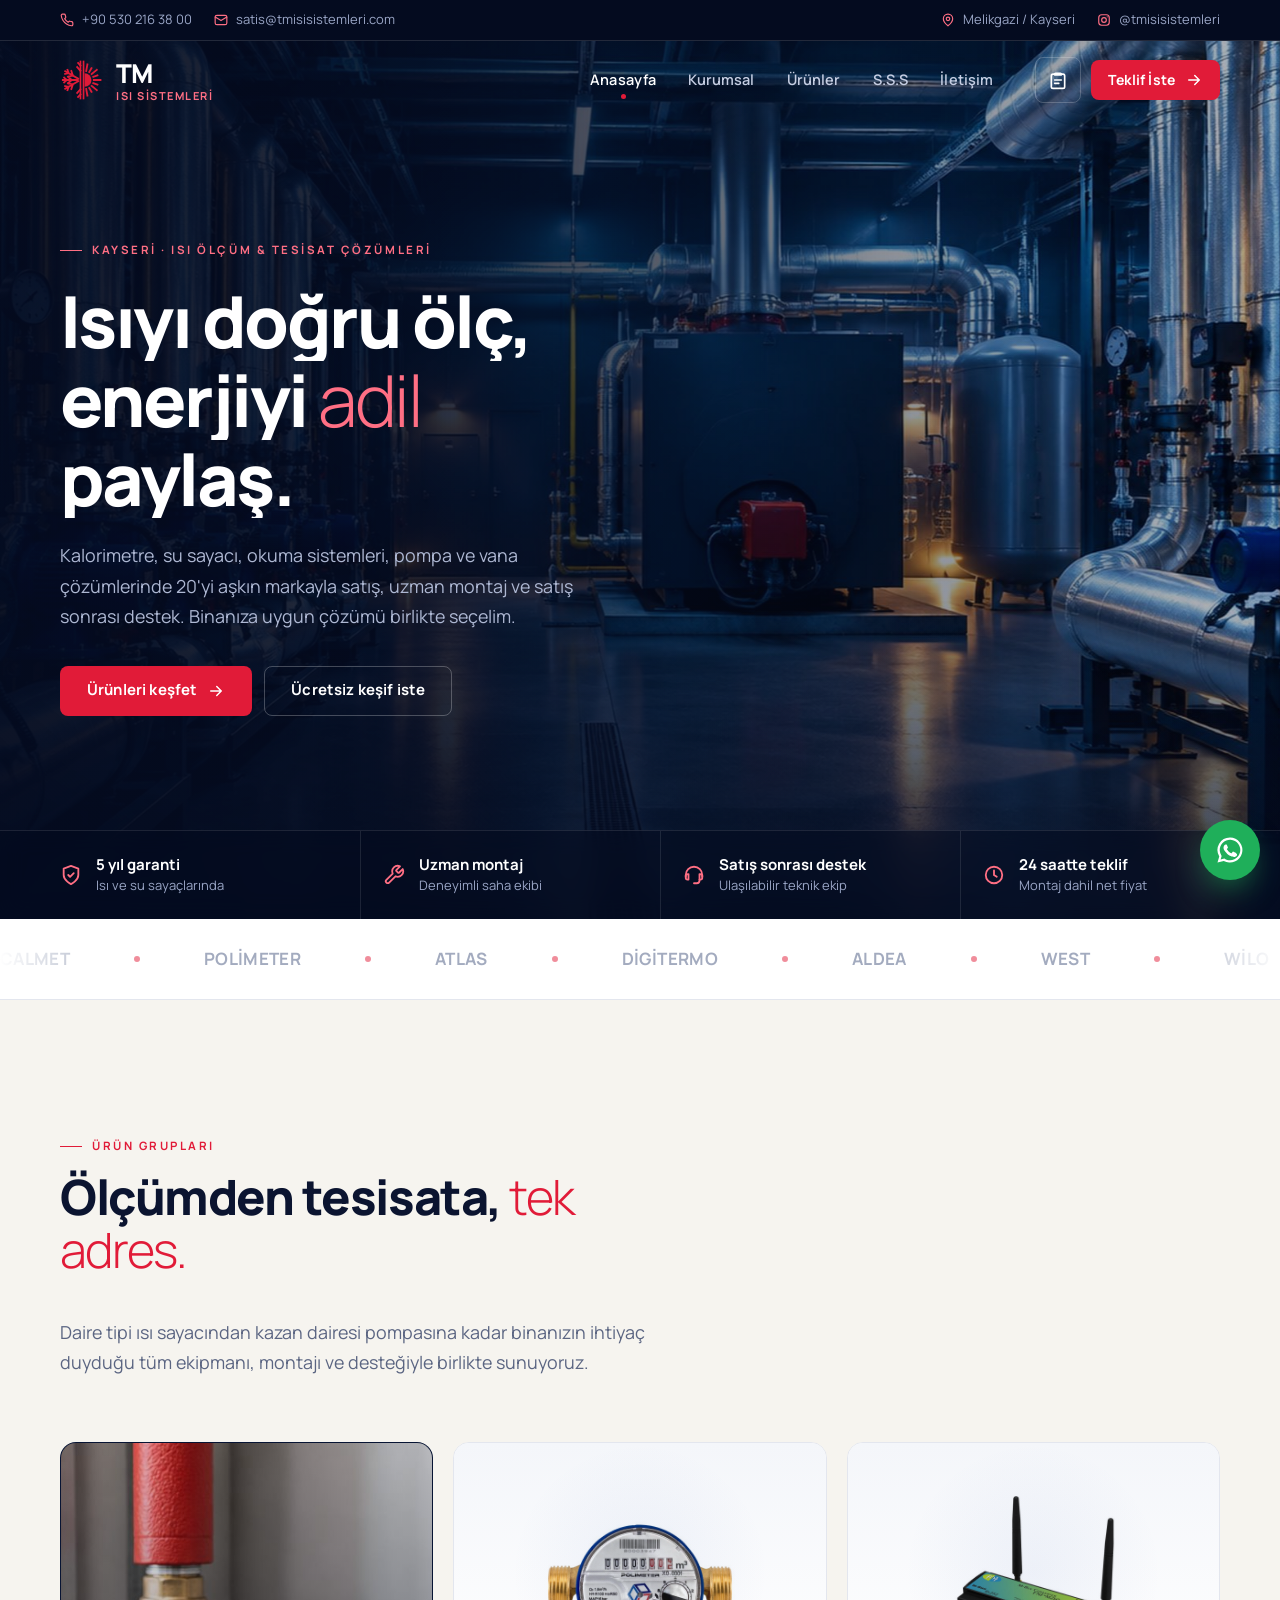
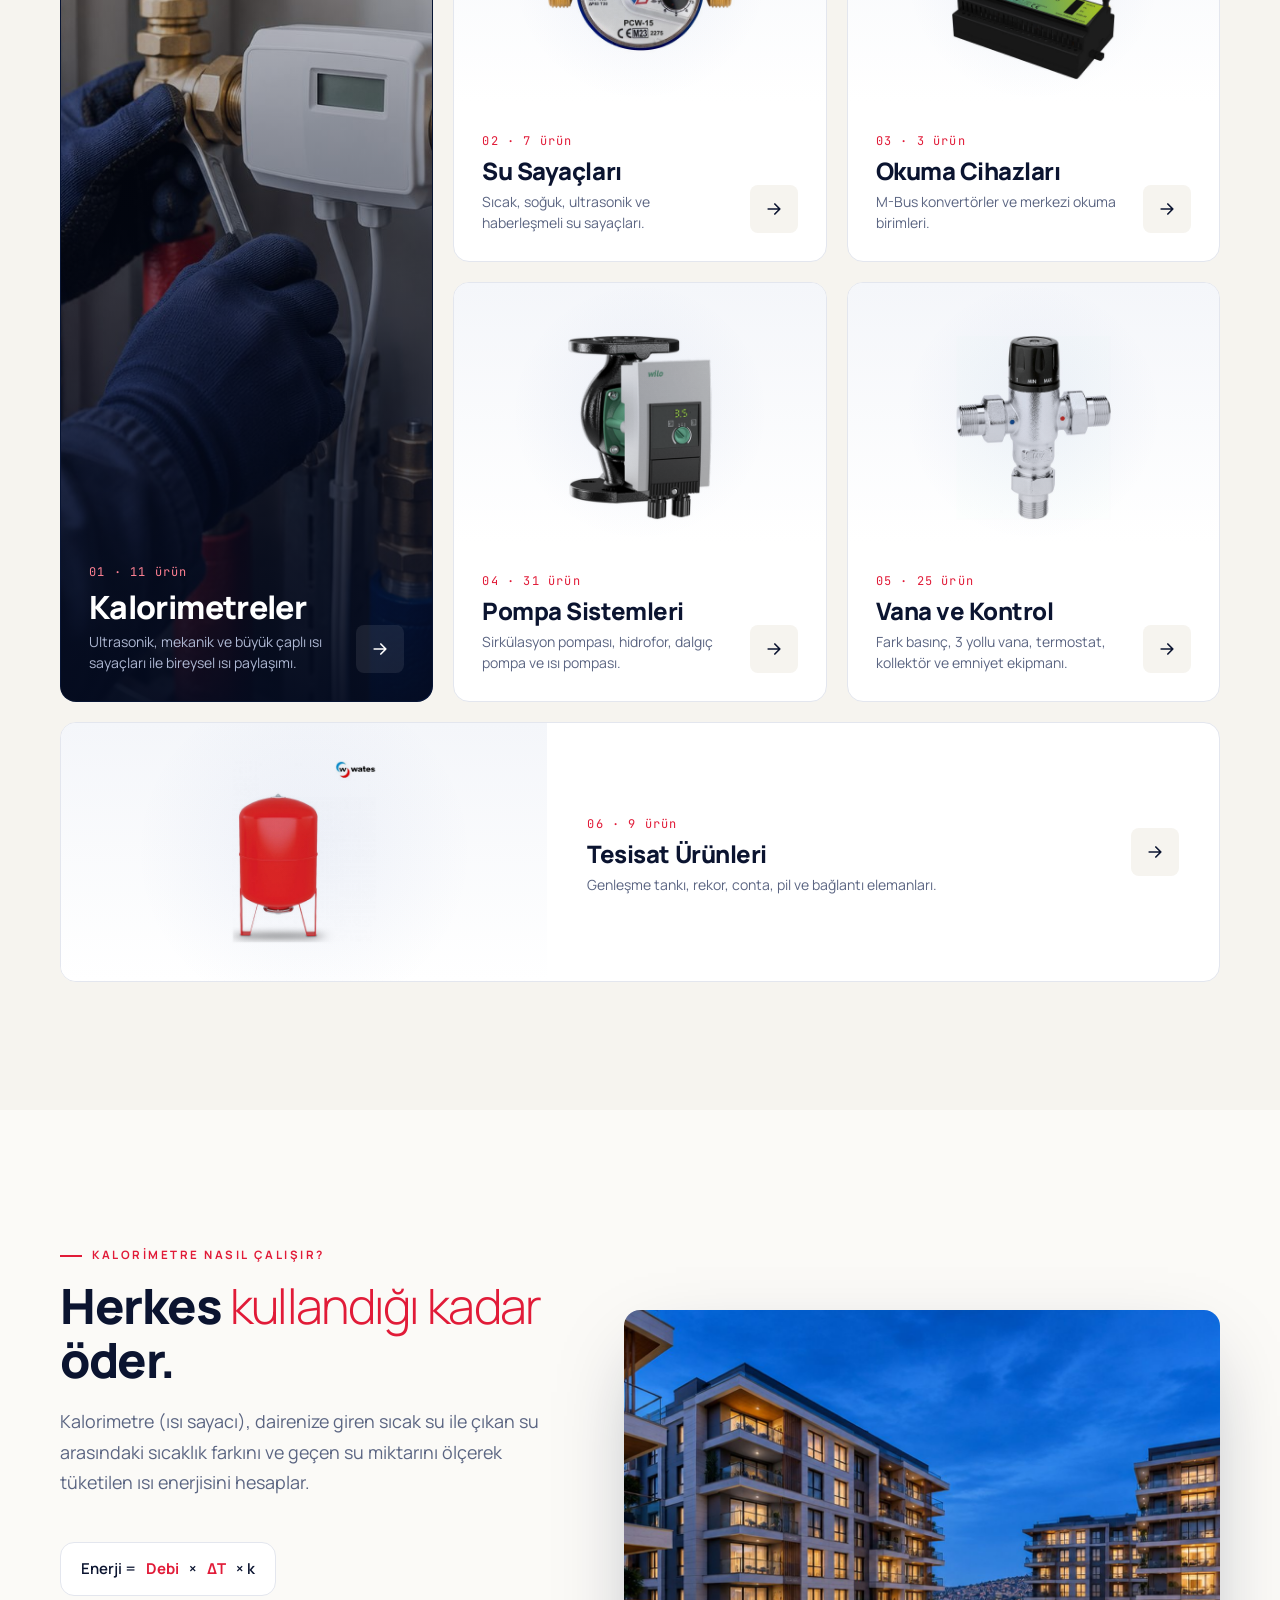
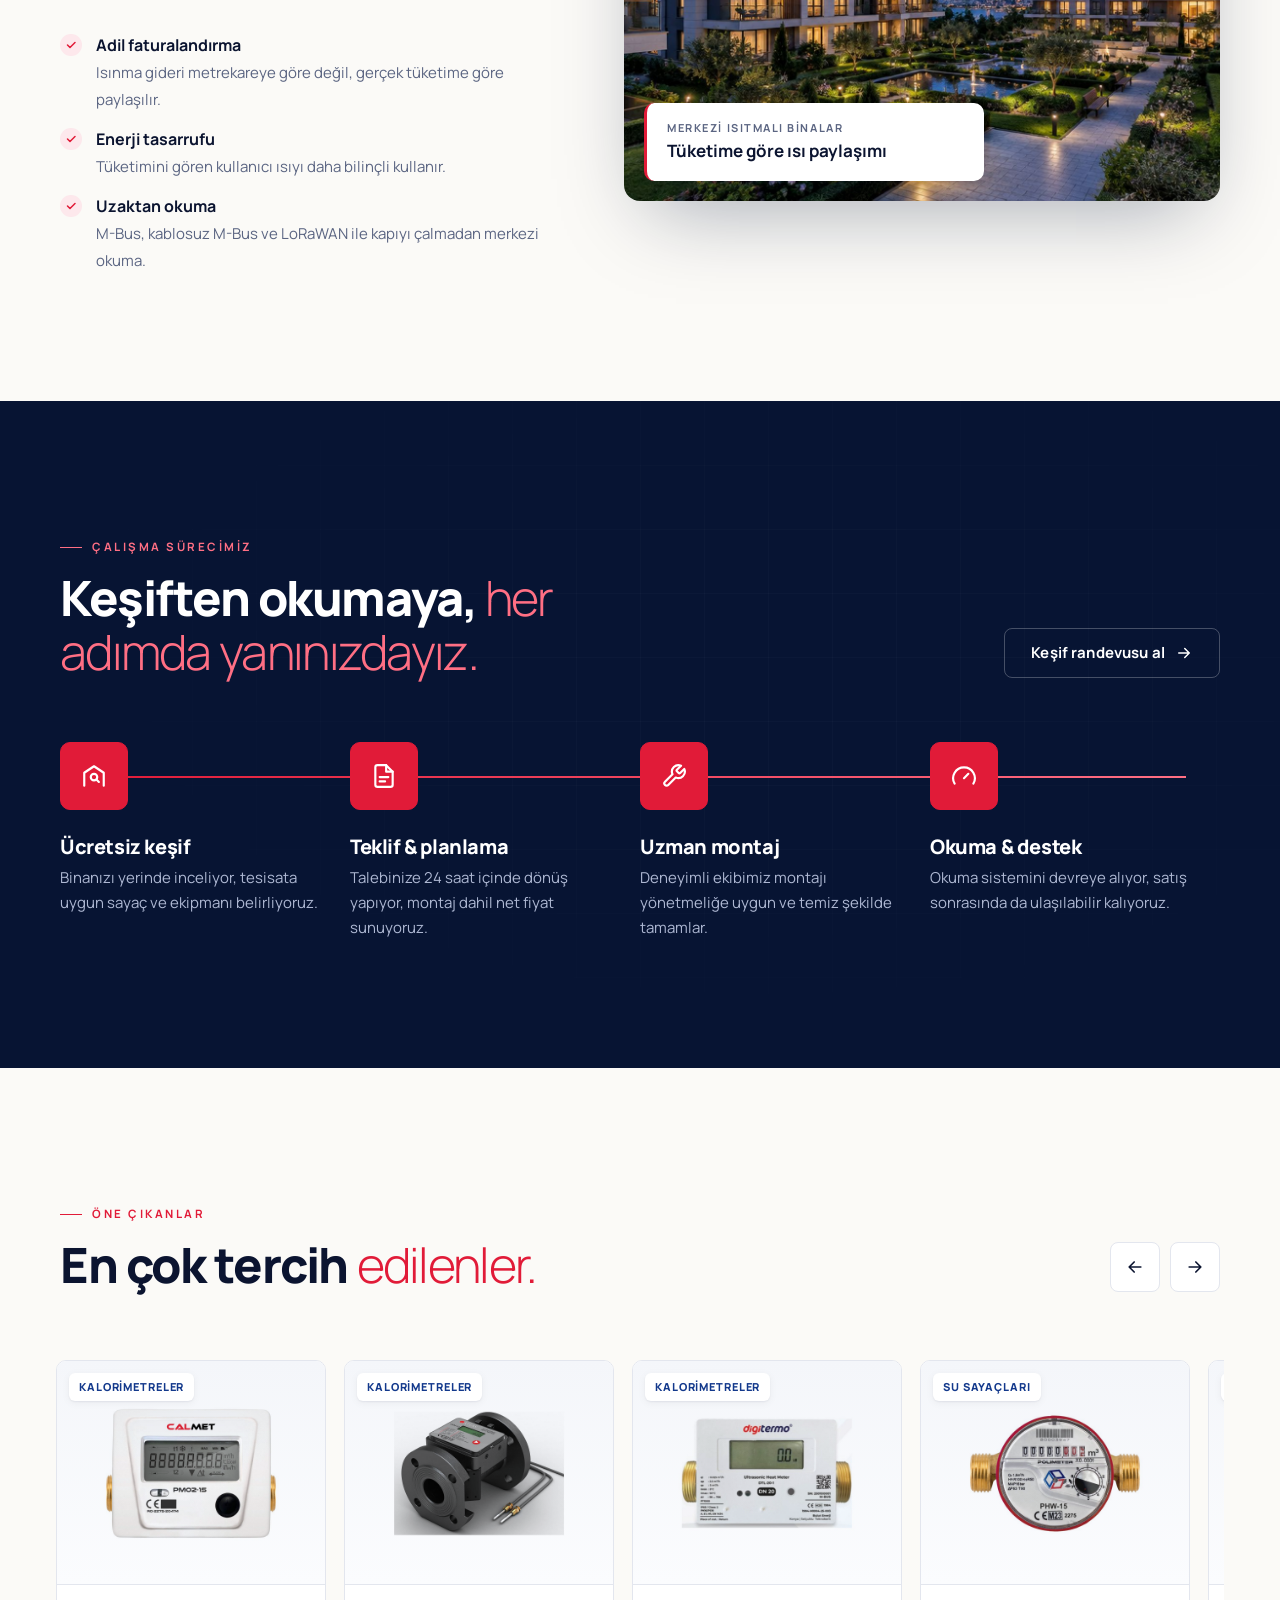
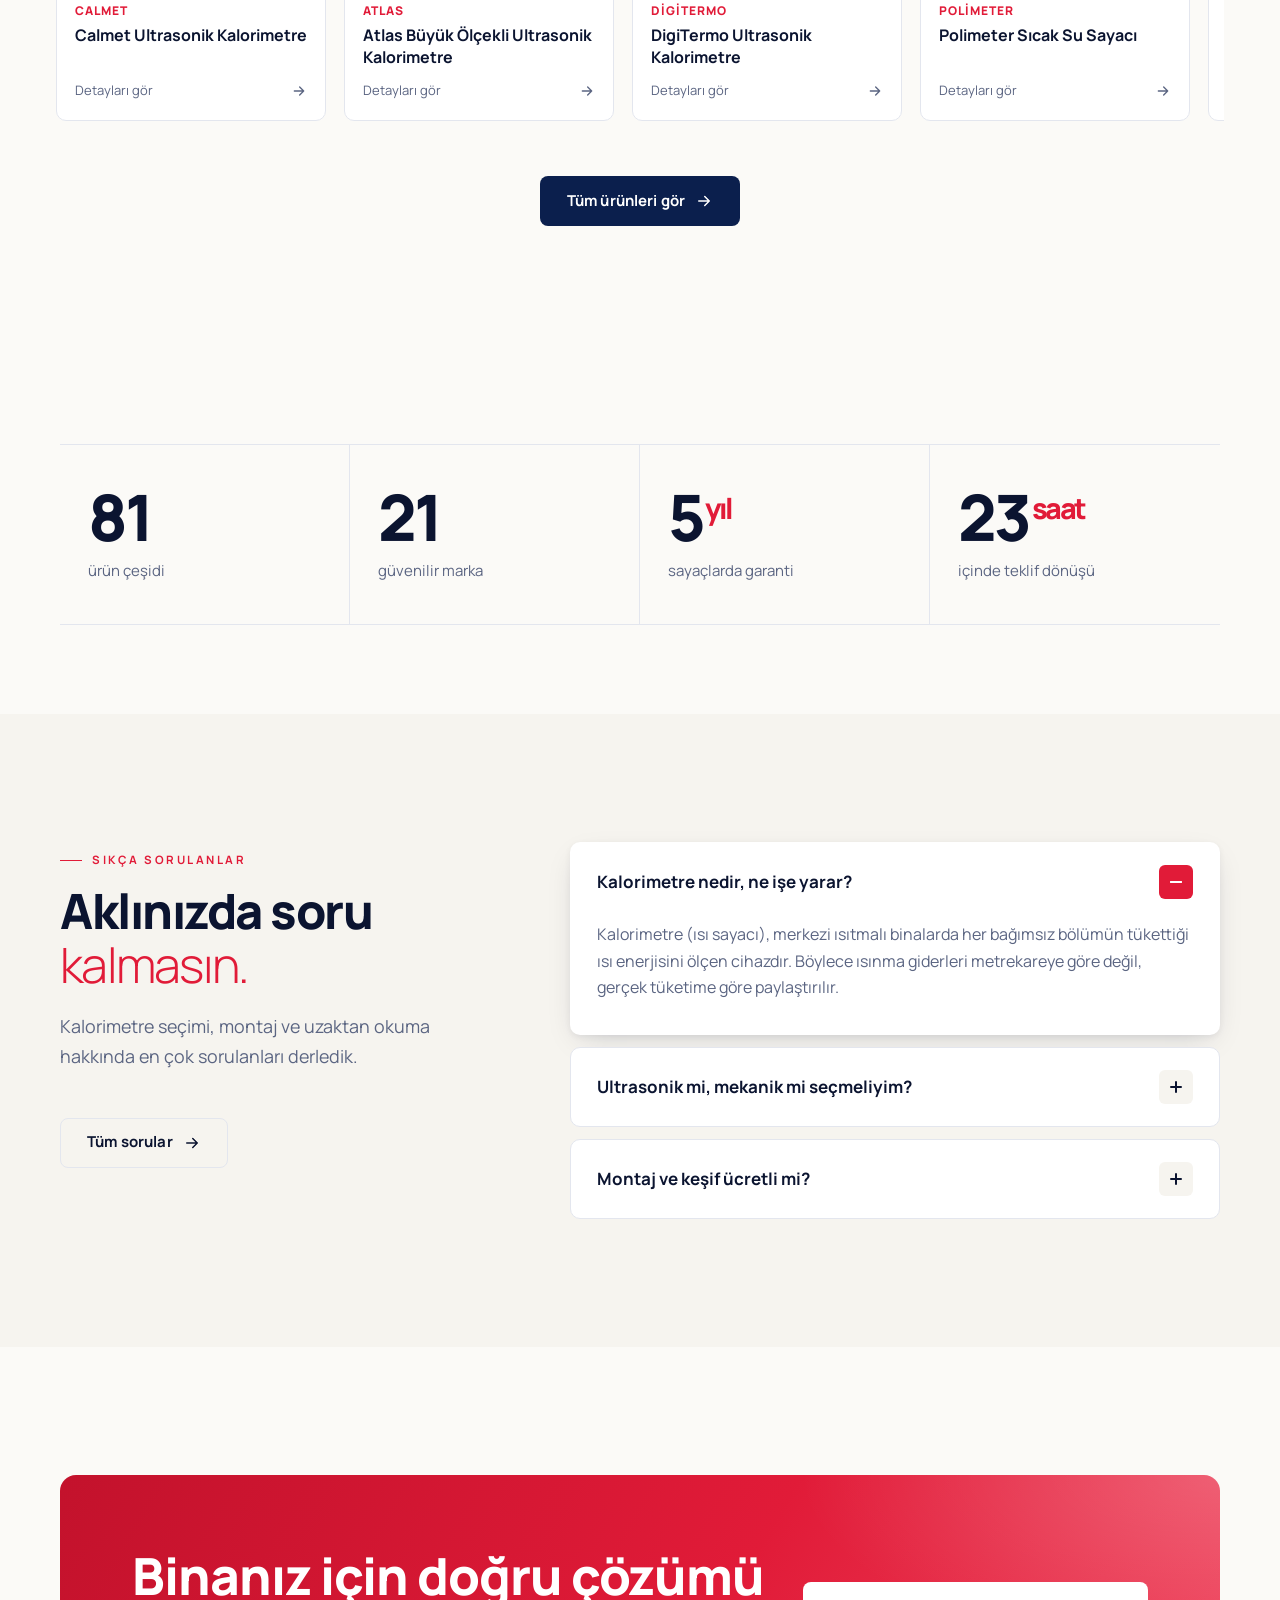
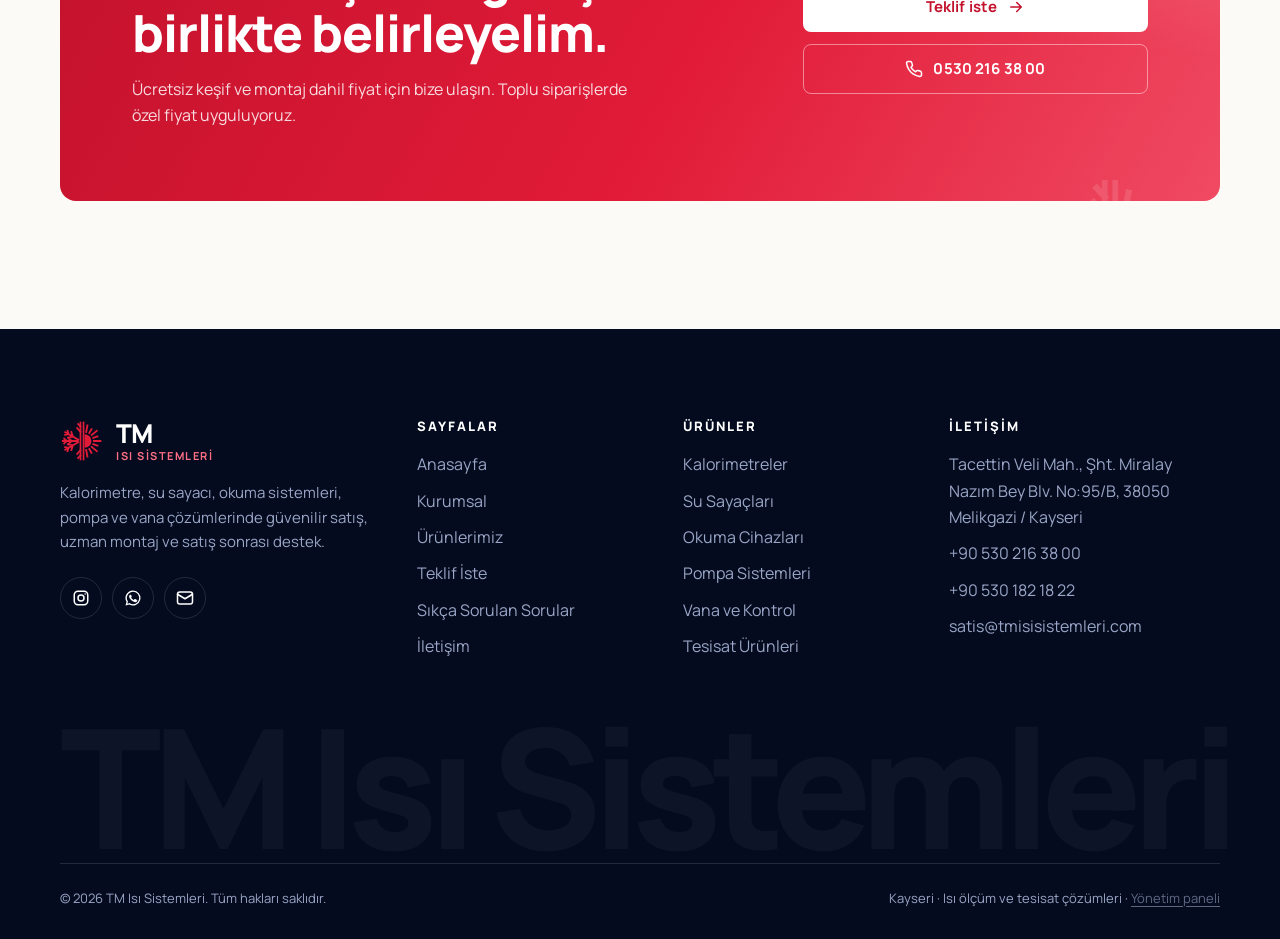
<file: index.html>
<!doctype html>
<html lang="tr">
<head>
<meta charset="utf-8">
<meta name="viewport" content="width=device-width, initial-scale=1, viewport-fit=cover">
<title>TM Isı Sistemleri — Kalorimetre, Su Sayacı, Pompa ve Vana Çözümleri | Kayseri</title>
<meta name="description" content="Kayseri merkezli TM Isı Sistemleri; ultrasonik kalorimetre (ısı sayacı), su sayacı, okuma sistemleri, sirkülasyon pompası ve vana çözümlerinde satış, uzman montaj ve satış sonrası destek sunar.">
<meta name="theme-color" content="#071433">
<meta property="og:title" content="TM Isı Sistemleri — Kalorimetre, Su Sayacı, Pompa ve Vana Çözümleri | Kayseri">
<meta property="og:description" content="Kayseri merkezli TM Isı Sistemleri; ultrasonik kalorimetre (ısı sayacı), su sayacı, okuma sistemleri, sirkülasyon pompası ve vana çözümlerinde satış, uzman montaj ve satış sonrası destek sunar.">
<meta property="og:type" content="website">
<meta property="og:locale" content="tr_TR">
<link rel="icon" href="assets/img/favicon.svg" type="image/svg+xml">
<link rel="preconnect" href="https://fonts.googleapis.com">
<link rel="preconnect" href="https://fonts.gstatic.com" crossorigin>
<link href="https://fonts.googleapis.com/css2?family=JetBrains+Mono:wght@500;600&family=Manrope:wght@300;400;500;600;700;800&display=swap" rel="stylesheet">
<link rel="stylesheet" href="assets/css/style.css?v=1793162514">
<script>document.documentElement.classList.add('js');try{var d=document.documentElement,rm=matchMedia('(prefers-reduced-motion: reduce)').matches;if(sessionStorage.getItem('tm_pt')){if(!rm)d.classList.add('pt-enter')}else if(!sessionStorage.getItem('tm_intro')){if(!rm)d.classList.add('pt-intro')}sessionStorage.setItem('tm_intro','1');sessionStorage.removeItem('tm_pt')}catch(e){}</script>
<script type="application/ld+json">{"@context":"https://schema.org","@type":"LocalBusiness","name":"TM Isı Sistemleri","image":"assets/img/favicon.svg","telephone":"+905302163800","email":"satis@tmisisistemleri.com","url":"https://kalorimetre.net","address":{"@type":"PostalAddress","streetAddress":"Tacettin Veli Mah., Şht. Miralay Nazım Bey Blv. No:95/B","addressLocality":"Melikgazi","addressRegion":"Kayseri","postalCode":"38050","addressCountry":"TR"},"sameAs":["https://www.instagram.com/tmisisistemleri/"]}</script>
</head>
<body data-page="index">
<svg width="0" height="0" style="position:absolute" aria-hidden="true"><symbol id="i-mark" viewBox="0 0 100 100"><g fill="none" stroke="currentColor" stroke-width="4.2" stroke-linecap="square"><path d="M41.3 47.0L11.9 30.0 M29.2 40.0L25.8 29.5 M29.2 40.0L18.4 42.3 M19.5 34.4L17.0 26.8 M19.5 34.4L11.7 36.1 M40.5 50.0L6.5 50.0 M26.5 50.0L18.3 42.6 M26.5 50.0L18.3 57.4 M15.3 50.0L9.4 44.6 M15.3 50.0L9.4 55.4 M41.3 53.0L11.9 70.0 M29.2 60.0L18.4 57.7 M29.2 60.0L25.8 70.5 M19.5 65.6L11.7 63.9 M19.5 65.6L17.0 73.2 M46.5 29.0L39.1 20.8 M46.5 17.2L41.1 11.3 M46.5 71.0L39.1 79.2 M46.5 82.8L41.1 88.7"/><path class="sun-rays" d="M59.6 29.3L62.3 14.5 M66.5 31.8L71.5 23.2 M72.1 36.5L83.6 26.9 M75.7 42.8L85.1 39.4 M77.0 50.0L92.0 50.0 M75.7 57.2L85.1 60.6 M72.1 63.5L83.6 73.1 M66.5 68.2L71.5 76.8 M59.6 70.7L62.3 85.5"/></g><rect x="44.6" y="6" width="3.8" height="88" fill="currentColor"/><rect x="51.6" y="6" width="3.8" height="88" fill="currentColor"/><path d="M56 34.5a15.5 15.5 0 0 1 0 31z" fill="currentColor"/></symbol><symbol id="i-phone" viewBox="0 0 24 24"><path fill="none" stroke="currentColor" stroke-width="2" stroke-linecap="round" stroke-linejoin="round" d="M22 16.9v3a2 2 0 0 1-2.2 2 19.8 19.8 0 0 1-8.6-3.1 19.5 19.5 0 0 1-6-6A19.8 19.8 0 0 1 2.1 4.2 2 2 0 0 1 4.1 2h3a2 2 0 0 1 2 1.7c.1.9.4 1.8.7 2.7a2 2 0 0 1-.5 2.1L8 9.8a16 16 0 0 0 6 6l1.3-1.3a2 2 0 0 1 2.1-.4c.9.3 1.8.6 2.7.7a2 2 0 0 1 1.7 2z"/></symbol>
<symbol id="i-mail" viewBox="0 0 24 24"><g fill="none" stroke="currentColor" stroke-width="2" stroke-linecap="round" stroke-linejoin="round"><rect x="2" y="4" width="20" height="16" rx="3"/><path d="m22 7-10 6L2 7"/></g></symbol>
<symbol id="i-pin" viewBox="0 0 24 24"><g fill="none" stroke="currentColor" stroke-width="2" stroke-linecap="round" stroke-linejoin="round"><path d="M20 10c0 6-8 12-8 12S4 16 4 10a8 8 0 0 1 16 0z"/><circle cx="12" cy="10" r="3"/></g></symbol>
<symbol id="i-arrow" viewBox="0 0 24 24"><path fill="none" stroke="currentColor" stroke-width="2" stroke-linecap="round" stroke-linejoin="round" d="M5 12h14M13 6l6 6-6 6"/></symbol>
<symbol id="i-left" viewBox="0 0 24 24"><path fill="none" stroke="currentColor" stroke-width="2" stroke-linecap="round" stroke-linejoin="round" d="M19 12H5M11 6l-6 6 6 6"/></symbol>
<symbol id="i-plus" viewBox="0 0 24 24"><path fill="none" stroke="currentColor" stroke-width="2.4" stroke-linecap="round" d="M12 5v14M5 12h14"/></symbol>
<symbol id="i-check" viewBox="0 0 24 24"><path fill="none" stroke="currentColor" stroke-width="2.6" stroke-linecap="round" stroke-linejoin="round" d="M5 12.5l4.5 4.5L19 7.5"/></symbol>
<symbol id="i-menu" viewBox="0 0 24 24"><path fill="none" stroke="currentColor" stroke-width="2" stroke-linecap="round" d="M4 8h16M4 16h10"/></symbol>
<symbol id="i-close" viewBox="0 0 24 24"><path fill="none" stroke="currentColor" stroke-width="2.2" stroke-linecap="round" d="M6 6l12 12M18 6 6 18"/></symbol>
<symbol id="i-search" viewBox="0 0 24 24"><g fill="none" stroke="currentColor" stroke-width="2" stroke-linecap="round"><circle cx="11" cy="11" r="7"/><path d="m20 20-3.5-3.5"/></g></symbol>
<symbol id="i-filter" viewBox="0 0 24 24"><path fill="none" stroke="currentColor" stroke-width="2" stroke-linecap="round" d="M4 6h16M7 12h10M10 18h4"/></symbol>
<symbol id="i-list" viewBox="0 0 24 24"><g fill="none" stroke="currentColor" stroke-width="2" stroke-linecap="round" stroke-linejoin="round"><path d="M9 4h6a1 1 0 0 1 1 1v1H8V5a1 1 0 0 1 1-1z"/><path d="M16 5h2a2 2 0 0 1 2 2v13a2 2 0 0 1-2 2H6a2 2 0 0 1-2-2V7a2 2 0 0 1 2-2h2"/><path d="M8 12h8M8 16h5"/></g></symbol>
<symbol id="i-shield" viewBox="0 0 24 24"><g fill="none" stroke="currentColor" stroke-width="2" stroke-linecap="round" stroke-linejoin="round"><path d="M12 22s8-4 8-10V5l-8-3-8 3v7c0 6 8 10 8 10z"/><path d="m9 12 2 2 4-4"/></g></symbol>
<symbol id="i-tool" viewBox="0 0 24 24"><path fill="none" stroke="currentColor" stroke-width="2" stroke-linecap="round" stroke-linejoin="round" d="M14.7 6.3a1 1 0 0 0 0 1.4l1.6 1.6a1 1 0 0 0 1.4 0l3.8-3.8a6 6 0 0 1-7.9 7.9l-6.9 6.9a2.1 2.1 0 0 1-3-3l6.9-6.9a6 6 0 0 1 7.9-7.9z"/></symbol>
<symbol id="i-headset" viewBox="0 0 24 24"><g fill="none" stroke="currentColor" stroke-width="2" stroke-linecap="round" stroke-linejoin="round"><path d="M3 14v-2a9 9 0 0 1 18 0v2"/><path d="M21 15a2 2 0 0 1-2 2h-1v-6h1a2 2 0 0 1 2 2zM3 15a2 2 0 0 0 2 2h1v-6H5a2 2 0 0 0-2 2z"/><path d="M18 17v1a3 3 0 0 1-3 3h-3"/></g></symbol>
<symbol id="i-search-pin" viewBox="0 0 24 24"><g fill="none" stroke="currentColor" stroke-width="2" stroke-linecap="round" stroke-linejoin="round"><path d="M3 21V9l9-6 9 6v12"/><circle cx="12" cy="13" r="3"/><path d="m14.2 15.2 2.3 2.3"/></g></symbol>
<symbol id="i-doc" viewBox="0 0 24 24"><g fill="none" stroke="currentColor" stroke-width="2" stroke-linecap="round" stroke-linejoin="round"><path d="M14 2H6a2 2 0 0 0-2 2v16a2 2 0 0 0 2 2h12a2 2 0 0 0 2-2V8z"/><path d="M14 2v6h6M8 13h8M8 17h5"/></g></symbol>
<symbol id="i-gauge" viewBox="0 0 24 24"><g fill="none" stroke="currentColor" stroke-width="2" stroke-linecap="round"><path d="M12 14l4-4"/><path d="M3.3 19a10 10 0 1 1 17.4 0"/></g></symbol>
<symbol id="i-clock" viewBox="0 0 24 24"><g fill="none" stroke="currentColor" stroke-width="2" stroke-linecap="round"><circle cx="12" cy="12" r="9"/><path d="M12 7v5l3 2"/></g></symbol>
<symbol id="i-info" viewBox="0 0 24 24"><g fill="none" stroke="currentColor" stroke-width="2" stroke-linecap="round"><circle cx="12" cy="12" r="9"/><path d="M12 11v5M12 8h.01"/></g></symbol>
<symbol id="i-copy" viewBox="0 0 24 24"><g fill="none" stroke="currentColor" stroke-width="2" stroke-linecap="round" stroke-linejoin="round"><rect x="9" y="9" width="12" height="12" rx="2"/><path d="M5 15H4a1 1 0 0 1-1-1V4a1 1 0 0 1 1-1h10a1 1 0 0 1 1 1v1"/></g></symbol>
<symbol id="i-upload" viewBox="0 0 24 24"><path fill="none" stroke="currentColor" stroke-width="2" stroke-linecap="round" stroke-linejoin="round" d="M12 16V4M7 9l5-5 5 5M4 16v3a2 2 0 0 0 2 2h12a2 2 0 0 0 2-2v-3"/></symbol>
<symbol id="i-wa" viewBox="0 0 24 24"><path fill="currentColor" d="M12 2a10 10 0 0 0-8.6 15.1L2 22l5-1.3A10 10 0 1 0 12 2zm0 18.2c-1.5 0-3-.4-4.2-1.2l-.3-.2-3 .8.8-2.9-.2-.3A8.2 8.2 0 1 1 12 20.2zm4.5-6.1c-.2-.1-1.5-.7-1.7-.8-.2-.1-.4-.1-.6.1l-.8 1c-.1.2-.3.2-.5.1a6.7 6.7 0 0 1-3.3-2.9c-.3-.4.2-.4.7-1.4.1-.2 0-.3 0-.4l-.8-1.8c-.2-.5-.4-.4-.6-.4h-.5a1 1 0 0 0-.7.3c-.2.3-.9.9-.9 2.2s1 2.6 1.1 2.7c.1.2 1.9 2.9 4.6 4 1.7.7 2.4.8 3.2.7.5-.1 1.5-.6 1.8-1.2.2-.6.2-1.1.1-1.2l-.4-.2z"/></symbol>
<symbol id="i-ig" viewBox="0 0 24 24"><g fill="none" stroke="currentColor" stroke-width="2"><rect x="3" y="3" width="18" height="18" rx="5"/><circle cx="12" cy="12" r="4"/><circle cx="17.5" cy="6.5" r="1" fill="currentColor" stroke="none"/></g></symbol>
</svg>

<div class="pt" aria-hidden="true">
  <div class="pt__panel"></div>
  <div class="pt__stage">
    <div class="pt__logo">
      <div class="pt__mark"><svg class="pt__layer" style="--z:10"><use href="#i-mark"/></svg><svg class="pt__layer" style="--z:9"><use href="#i-mark"/></svg><svg class="pt__layer" style="--z:8"><use href="#i-mark"/></svg><svg class="pt__layer" style="--z:7"><use href="#i-mark"/></svg><svg class="pt__layer" style="--z:6"><use href="#i-mark"/></svg><svg class="pt__layer" style="--z:5"><use href="#i-mark"/></svg><svg class="pt__layer" style="--z:4"><use href="#i-mark"/></svg><svg class="pt__layer" style="--z:3"><use href="#i-mark"/></svg><svg class="pt__layer" style="--z:2"><use href="#i-mark"/></svg><svg class="pt__layer" style="--z:1"><use href="#i-mark"/></svg><svg class="pt__layer" style="--z:0"><use href="#i-mark"/></svg></div>
      <div class="pt__word"><span class="pt__tm">TM</span><span class="pt__sub">Isı Sistemleri</span></div>
    </div>
  </div>
</div>

<div class="topbar">
  <div class="wrap">
    <div class="topbar__l">
      <a href="tel:+905302163800"><svg><use href="#i-phone"/></svg>+90 530 216 38 00</a>
      <a href="mailto:satis@tmisisistemleri.com"><svg><use href="#i-mail"/></svg>satis@tmisisistemleri.com</a>
    </div>
    <div class="topbar__r">
      <a href="iletisim.html#harita"><svg><use href="#i-pin"/></svg>Melikgazi / Kayseri</a>
      <a href="https://www.instagram.com/tmisisistemleri/" target="_blank" rel="noopener"><svg><use href="#i-ig"/></svg>@tmisisistemleri</a>
    </div>
  </div>
</div>

<header class="header" id="top">
  <div class="wrap">
    <a class="brand" href="index.html" aria-label="TM Isı Sistemleri — Anasayfa">
      <svg class="brand__mark mark" style="color:#E11B38"><use href="#i-mark"/></svg>
      <span class="brand__txt"><span class="brand__tm">TM</span><span class="brand__sub">Isı Sistemleri</span></span>
    </a>
    <nav class="nav" aria-label="Ana menü">
      <a href="index.html" class="is-active" aria-current="page">Anasayfa</a>
      <a href="kurumsal.html" >Kurumsal</a>
      <a href="urunler.html" >Ürünler</a>
      <a href="sss.html" >S.S.S</a>
      <a href="iletisim.html" >İletişim</a>
    </nav>
    <div class="header__cta">
      <a class="cart-btn" href="teklif.html" aria-label="Teklif listesi"><svg><use href="#i-list"/></svg><span class="cart-btn__n" data-cart-n>0</span></a>
      <a class="btn btn--sm" href="teklif.html">Teklif İste <svg><use href="#i-arrow"/></svg></a>
      <button class="burger" type="button" aria-label="Menüyü aç" data-drawer-open><svg><use href="#i-menu"/></svg></button>
    </div>
  </div>
</header>

<div class="drawer" id="drawer" aria-hidden="true">
  <div class="drawer__top">
    <a class="brand" href="index.html"><svg class="brand__mark mark" style="color:#E11B38"><use href="#i-mark"/></svg><span class="brand__txt"><span class="brand__tm">TM</span><span class="brand__sub">Isı Sistemleri</span></span></a>
    <button class="burger" type="button" aria-label="Menüyü kapat" data-drawer-close><svg><use href="#i-close"/></svg></button>
  </div>
  <nav>
    <a href="index.html">Anasayfa <span>01</span></a>
    <a href="kurumsal.html">Kurumsal <span>02</span></a>
    <a href="urunler.html">Ürünler <span>03</span></a>
    <a href="teklif.html">Teklif İste <span>04</span></a>
    <a href="sss.html">S.S.S <span>05</span></a>
    <a href="iletisim.html">İletişim <span>06</span></a>
  </nav>
  <div class="drawer__foot">
    <a class="btn" href="tel:+905302163800"><svg><use href="#i-phone"/></svg> 0530 216 38 00</a>
    <a class="btn btn--wa" href="https://wa.me/905302163800" target="_blank" rel="noopener"><svg><use href="#i-wa"/></svg> WhatsApp</a>
  </div>
</div>

<main id="main">
<section class="hero hero--photo">
  <div class="hero__bg" aria-hidden="true"><img src="assets/img/ortam/kazan-dairesi.jpg" alt="" fetchpriority="high"></div>
  <div class="wrap on-dark">
    <div class="hero__copy">
      <span class="eyebrow">Kayseri · Isı ölçüm &amp; tesisat çözümleri</span>
      <h1 class="h-xl"><span class="line"><span>Isıyı doğru ölç,</span></span><span class="line"><span>enerjiyi <span class="serif">adil</span></span></span><span class="line"><span>paylaş.</span></span></h1>
      <p class="lead">Kalorimetre, su sayacı, okuma sistemleri, pompa ve vana çözümlerinde 20'yi aşkın markayla satış, uzman montaj ve satış sonrası destek. Binanıza uygun çözümü birlikte seçelim.</p>
      <div class="hero__ctas">
        <a class="btn" href="urunler.html">Ürünleri keşfet <svg><use href="#i-arrow"/></svg></a>
        <a class="btn btn--ghost" href="teklif.html">Ücretsiz keşif iste</a>
      </div>
    </div>
  </div>
  <div class="hero__bar">
    <div class="wrap">
      <div><svg><use href="#i-shield"/></svg><span><b>5 yıl garanti</b><em>Isı ve su sayaçlarında</em></span></div>
      <div><svg><use href="#i-tool"/></svg><span><b>Uzman montaj</b><em>Deneyimli saha ekibi</em></span></div>
      <div><svg><use href="#i-headset"/></svg><span><b>Satış sonrası destek</b><em>Ulaşılabilir teknik ekip</em></span></div>
      <div><svg><use href="#i-clock"/></svg><span><b>24 saatte teklif</b><em>Montaj dahil net fiyat</em></span></div>
    </div>
  </div>
</section>

<div class="marquee" aria-label="Çalıştığımız markalar">
  <div class="marquee__track" data-marquee></div>
</div>

<section class="sec sec--ivory" id="kategoriler">
  <div class="wrap">
    <div class="sec-head">
      <div class="rv">
        <span class="eyebrow">Ürün grupları</span>
        <h2 class="h-lg">Ölçümden tesisata, <span class="serif">tek adres.</span></h2>
      </div>
      <p class="lead rv" style="--d:1">Daire tipi ısı sayacından kazan dairesi pompasına kadar binanızın ihtiyaç duyduğu tüm ekipmanı, montajı ve desteğiyle birlikte sunuyoruz.</p>
    </div>
    <div class="cats" data-cats></div>
  </div>
</section>

<section class="sec" id="nasil-calisir">
  <div class="wrap explain">
    <div class="rv">
      <span class="eyebrow">Kalorimetre nasıl çalışır?</span>
      <h2 class="h-lg" style="margin-top:14px">Herkes <span class="serif">kullandığı kadar</span> öder.</h2>
      <p class="lead" style="margin-top:20px">Kalorimetre (ısı sayacı), dairenize giren sıcak su ile çıkan su arasındaki sıcaklık farkını ve geçen su miktarını ölçerek tüketilen ısı enerjisini hesaplar.</p>
      <div class="formula">Enerji = <b>Debi</b> × <b>ΔT</b> × k</div>
      <ul class="bullets">
        <li><div><b>Adil faturalandırma</b><span>Isınma gideri metrekareye göre değil, gerçek tüketime göre paylaşılır.</span></div></li>
        <li><div><b>Enerji tasarrufu</b><span>Tüketimini gören kullanıcı ısıyı daha bilinçli kullanır.</span></div></li>
        <li><div><b>Uzaktan okuma</b><span>M-Bus, kablosuz M-Bus ve LoRaWAN ile kapıyı çalmadan merkezi okuma.</span></div></li>
      </ul>
    </div>
    <figure class="explain__media rv" style="--d:2">
      <img src="assets/img/ortam/site.jpg" alt="Merkezi ısıtmalı modern konut sitesi" loading="lazy">
      <figcaption><span>Merkezi ısıtmalı binalar</span><b>Tüketime göre ısı paylaşımı</b></figcaption>
    </figure>
  </div>
</section>

<section class="sec dark on-dark" id="surec" style="background:var(--navy-900)">
  <div class="hero__grid-bg"></div>
  <div class="wrap" style="position:relative">
    <div class="sec-head">
      <div class="rv">
        <span class="eyebrow">Çalışma sürecimiz</span>
        <h2 class="h-lg">Keşiften okumaya, <span class="serif">her adımda yanınızdayız.</span></h2>
      </div>
      <a class="btn btn--ghost rv" style="--d:1" href="teklif.html">Keşif randevusu al <svg><use href="#i-arrow"/></svg></a>
    </div>
    <div class="steps" data-steps>
      <span class="bar"></span>
      <div class="step" style="--i:0"><div class="step__n"><svg><use href="#i-search-pin"/></svg></div><h3>Ücretsiz keşif</h3><p>Binanızı yerinde inceliyor, tesisata uygun sayaç ve ekipmanı belirliyoruz.</p></div>
      <div class="step" style="--i:1"><div class="step__n"><svg><use href="#i-doc"/></svg></div><h3>Teklif &amp; planlama</h3><p>Talebinize 24 saat içinde dönüş yapıyor, montaj dahil net fiyat sunuyoruz.</p></div>
      <div class="step" style="--i:2"><div class="step__n"><svg><use href="#i-tool"/></svg></div><h3>Uzman montaj</h3><p>Deneyimli ekibimiz montajı yönetmeliğe uygun ve temiz şekilde tamamlar.</p></div>
      <div class="step" style="--i:3"><div class="step__n"><svg><use href="#i-gauge"/></svg></div><h3>Okuma &amp; destek</h3><p>Okuma sistemini devreye alıyor, satış sonrasında da ulaşılabilir kalıyoruz.</p></div>
    </div>
  </div>
</section>

<section class="sec" id="one-cikanlar">
  <div class="wrap">
    <div class="sec-head">
      <div class="rv">
        <span class="eyebrow">Öne çıkanlar</span>
        <h2 class="h-lg">En çok tercih <span class="serif">edilenler.</span></h2>
      </div>
      <div class="rail-nav rv" style="--d:1">
        <button type="button" aria-label="Önceki" data-rail-prev><svg><use href="#i-left"/></svg></button>
        <button type="button" aria-label="Sonraki" data-rail-next><svg><use href="#i-arrow"/></svg></button>
      </div>
    </div>
    <div class="rail" data-rail data-featured="calmet-ultrasonik-kalorimetre,digitermo-ultrasonik-kalorimetre,polimeter-lora-wan-su-sayaci,atlas-buyuk-olcekli-ultrasonik-kalorimetre,calmet-m250-konvertor,wilo-flansli-sirkulasyon-pompasi,aldea-isi-pompasi,atlas-3-yollu-vana-siemens-motor,caleffi-manometre,polimeter-sicak-su-sayaci"></div>
    <div style="text-align:center;margin-top:36px"><a class="btn btn--navy" href="urunler.html">Tüm ürünleri gör <svg><use href="#i-arrow"/></svg></a></div>
  </div>
</section>

<section class="sec--tight">
  <div class="wrap">
    <div class="stats">
      <div class="stat rv"><b><span data-count="products">86</span></b><span>ürün çeşidi</span></div>
      <div class="stat rv" style="--d:1"><b><span data-count="brands">22</span></b><span>güvenilir marka</span></div>
      <div class="stat rv" style="--d:2"><b><span data-to="5">5</span><sup>yıl</sup></b><span>sayaçlarda garanti</span></div>
      <div class="stat rv" style="--d:3"><b><span data-to="24">24</span><sup>saat</sup></b><span>içinde teklif dönüşü</span></div>
    </div>
  </div>
</section>

<section class="sec sec--ivory" id="sss">
  <div class="wrap split">
    <div class="rv">
      <span class="eyebrow">Sıkça sorulanlar</span>
      <h2 class="h-lg" style="margin-top:14px">Aklınızda soru <span class="serif">kalmasın.</span></h2>
      <p class="lead" style="margin-top:20px">Kalorimetre seçimi, montaj ve uzaktan okuma hakkında en çok sorulanları derledik.</p>
      <a class="btn btn--ghost" style="margin-top:28px" href="sss.html">Tüm sorular <svg><use href="#i-arrow"/></svg></a>
    </div>
    <div class="faq rv" style="--d:1">
      <details open><summary>Kalorimetre nedir, ne işe yarar? <i></i></summary><div class="ans"><p>Kalorimetre (ısı sayacı), merkezi ısıtmalı binalarda her bağımsız bölümün tükettiği ısı enerjisini ölçen cihazdır. Böylece ısınma giderleri metrekareye göre değil, gerçek tüketime göre paylaştırılır.</p></div></details>
      <details><summary>Ultrasonik mi, mekanik mi seçmeliyim? <i></i></summary><div class="ans"><p>Ultrasonik kalorimetrelerde hareketli parça yoktur; düşük debilerde de hassas ölçer ve uzun ömürlüdür. Mekanik modeller daha ekonomiktir. Tesisatınıza göre doğru seçimi keşifte birlikte yapıyoruz.</p></div></details>
      <details><summary>Montaj ve keşif ücretli mi? <i></i></summary><div class="ans"><p>Keşif ücretsizdir. Montaj dahil fiyat için bina bilgilerinizle teklif isteyin; 24 saat içinde dönüş yapıyoruz.</p></div></details>
    </div>
  </div>
</section>

<section class="sec">
  <div class="wrap">
    <div class="cta-band rv">
      <svg class="cta-band__snow" aria-hidden="true"><use href="#i-mark"/></svg>
      <div style="position:relative">
        <h2>Binanız için doğru çözümü birlikte belirleyelim.</h2>
        <p>Ücretsiz keşif ve montaj dahil fiyat için bize ulaşın. Toplu siparişlerde özel fiyat uyguluyoruz.</p>
      </div>
      <div class="acts" style="position:relative">
        <a class="btn" href="teklif.html">Teklif iste <svg><use href="#i-arrow"/></svg></a>
        <a class="btn btn--ghost" href="tel:+905302163800"><svg><use href="#i-phone"/></svg> 0530 216 38 00</a>
      </div>
    </div>
  </div>
</section>
</main>

<footer class="footer">
  <div class="wrap">
    <div class="footer__grid">
      <div>
        <a class="brand" href="index.html"><svg class="brand__mark mark" style="color:#E11B38"><use href="#i-mark"/></svg><span class="brand__txt"><span class="brand__tm">TM</span><span class="brand__sub">Isı Sistemleri</span></span></a>
        <p>Kalorimetre, su sayacı, okuma sistemleri, pompa ve vana çözümlerinde güvenilir satış, uzman montaj ve satış sonrası destek.</p>
        <div class="socials">
          <a href="https://www.instagram.com/tmisisistemleri/" target="_blank" rel="noopener" aria-label="Instagram"><svg><use href="#i-ig"/></svg></a>
          <a href="https://wa.me/905302163800" target="_blank" rel="noopener" aria-label="WhatsApp"><svg><use href="#i-wa"/></svg></a>
          <a href="mailto:satis@tmisisistemleri.com" aria-label="E-posta"><svg><use href="#i-mail"/></svg></a>
        </div>
      </div>
      <div>
        <h4>Sayfalar</h4>
        <ul>
          <li><a href="index.html">Anasayfa</a></li>
          <li><a href="kurumsal.html">Kurumsal</a></li>
          <li><a href="urunler.html">Ürünlerimiz</a></li>
          <li><a href="teklif.html">Teklif İste</a></li>
          <li><a href="sss.html">Sıkça Sorulan Sorular</a></li>
          <li><a href="iletisim.html">İletişim</a></li>
        </ul>
      </div>
      <div>
        <h4>Ürünler</h4>
        <ul>
          <li><a href="urunler.html?kat=kalorimetre">Kalorimetreler</a></li>
          <li><a href="urunler.html?kat=su-sayaci">Su Sayaçları</a></li>
          <li><a href="urunler.html?kat=okuma">Okuma Cihazları</a></li>
          <li><a href="urunler.html?kat=pompa">Pompa Sistemleri</a></li>
          <li><a href="urunler.html?kat=vana">Vana ve Kontrol</a></li>
          <li><a href="urunler.html?kat=tesisat">Tesisat Ürünleri</a></li>
        </ul>
      </div>
      <div>
        <h4>İletişim</h4>
        <ul>
          <li>Tacettin Veli Mah., Şht. Miralay Nazım Bey Blv. No:95/B, 38050 Melikgazi / Kayseri</li>
          <li><a href="tel:+905302163800">+90 530 216 38 00</a></li>
          <li><a href="tel:+905301821822">+90 530 182 18 22</a></li>
          <li><a href="mailto:satis@tmisisistemleri.com">satis@tmisisistemleri.com</a></li>
        </ul>
      </div>
    </div>
    <div class="footer__big" aria-hidden="true">TM Isı Sistemleri</div>
    <div class="footer__bottom">
      <span>© <span data-year>2026</span> TM Isı Sistemleri. Tüm hakları saklıdır.</span>
      <span>Kayseri · Isı ölçüm ve tesisat çözümleri · <a href="panel/" class="footer__admin">Yönetim paneli</a></span>
    </div>
  </div>
</footer>

<a class="wa-float" href="https://wa.me/905302163800?text=Merhaba%2C%20bilgi%20almak%20istiyorum." target="_blank" rel="noopener" aria-label="WhatsApp ile yazın"><svg><use href="#i-wa"/></svg></a>
<nav class="mbar" aria-label="Hızlı işlemler">
  <a href="tel:+905302163800"><svg><use href="#i-phone"/></svg><span>Ara</span></a>
  <a href="https://wa.me/905302163800?text=Merhaba%2C%20bilgi%20almak%20istiyorum." target="_blank" rel="noopener"><svg><use href="#i-wa"/></svg><span>WhatsApp</span></a>
  <a class="mbar__main" href="teklif.html"><svg><use href="#i-list"/></svg><span>Teklif İste</span><em data-cart-n>0</em></a>
</nav>
<div class="toast" role="status" aria-live="polite"><svg><use href="#i-check"/></svg><span></span></div>

<script src="assets/js/data.js?v=1793162514"></script>
<script src="assets/js/photos.js?v=1793162514"></script>
<script src="assets/js/store.js?v=1793162514"></script>
<script src="assets/js/content.js?v=1793162514"></script>
<script src="assets/js/app.js?v=1793162514"></script>
</body>
</html>
</file>
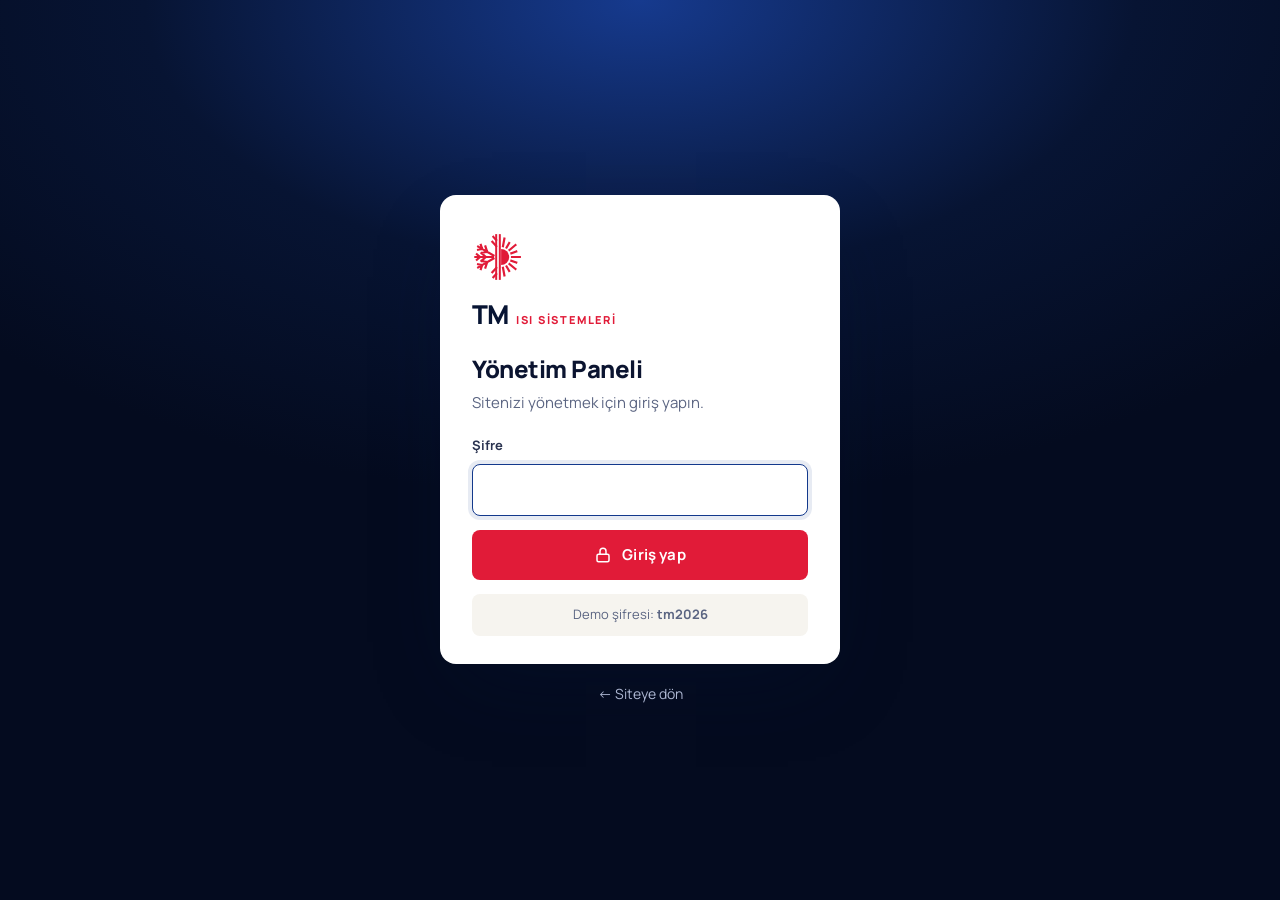
<file: panel/index.html>
<!doctype html>
<html lang="tr">
<head>
<meta charset="utf-8">
<meta name="viewport" content="width=device-width, initial-scale=1, viewport-fit=cover">
<title>Yönetim Paneli — TM Isı Sistemleri</title>
<meta name="robots" content="noindex, nofollow">
<meta name="theme-color" content="#040B1F">
<link rel="icon" href="../assets/img/favicon.svg" type="image/svg+xml">
<link rel="preconnect" href="https://fonts.googleapis.com">
<link rel="preconnect" href="https://fonts.gstatic.com" crossorigin>
<link href="https://fonts.googleapis.com/css2?family=JetBrains+Mono:wght@500;600&family=Manrope:wght@300;400;500;600;700;800&display=swap" rel="stylesheet">
<link rel="stylesheet" href="../assets/css/style.css?v=1793162514">
<link rel="stylesheet" href="panel.css?v=1793162514">
</head>
<body class="pn">
<svg width="0" height="0" style="position:absolute" aria-hidden="true"><symbol id="i-mark" viewBox="0 0 100 100"><g fill="none" stroke="currentColor" stroke-width="4.2" stroke-linecap="square"><path d="M41.3 47.0L11.9 30.0 M29.2 40.0L25.8 29.5 M29.2 40.0L18.4 42.3 M19.5 34.4L17.0 26.8 M19.5 34.4L11.7 36.1 M40.5 50.0L6.5 50.0 M26.5 50.0L18.3 42.6 M26.5 50.0L18.3 57.4 M15.3 50.0L9.4 44.6 M15.3 50.0L9.4 55.4 M41.3 53.0L11.9 70.0 M29.2 60.0L18.4 57.7 M29.2 60.0L25.8 70.5 M19.5 65.6L11.7 63.9 M19.5 65.6L17.0 73.2 M46.5 29.0L39.1 20.8 M46.5 17.2L41.1 11.3 M46.5 71.0L39.1 79.2 M46.5 82.8L41.1 88.7"/><path class="sun-rays" d="M59.6 29.3L62.3 14.5 M66.5 31.8L71.5 23.2 M72.1 36.5L83.6 26.9 M75.7 42.8L85.1 39.4 M77.0 50.0L92.0 50.0 M75.7 57.2L85.1 60.6 M72.1 63.5L83.6 73.1 M66.5 68.2L71.5 76.8 M59.6 70.7L62.3 85.5"/></g><rect x="44.6" y="6" width="3.8" height="88" fill="currentColor"/><rect x="51.6" y="6" width="3.8" height="88" fill="currentColor"/><path d="M56 34.5a15.5 15.5 0 0 1 0 31z" fill="currentColor"/></symbol><symbol id="i-phone" viewBox="0 0 24 24"><path fill="none" stroke="currentColor" stroke-width="2" stroke-linecap="round" stroke-linejoin="round" d="M22 16.9v3a2 2 0 0 1-2.2 2 19.8 19.8 0 0 1-8.6-3.1 19.5 19.5 0 0 1-6-6A19.8 19.8 0 0 1 2.1 4.2 2 2 0 0 1 4.1 2h3a2 2 0 0 1 2 1.7c.1.9.4 1.8.7 2.7a2 2 0 0 1-.5 2.1L8 9.8a16 16 0 0 0 6 6l1.3-1.3a2 2 0 0 1 2.1-.4c.9.3 1.8.6 2.7.7a2 2 0 0 1 1.7 2z"/></symbol>
<symbol id="i-mail" viewBox="0 0 24 24"><g fill="none" stroke="currentColor" stroke-width="2" stroke-linecap="round" stroke-linejoin="round"><rect x="2" y="4" width="20" height="16" rx="3"/><path d="m22 7-10 6L2 7"/></g></symbol>
<symbol id="i-pin" viewBox="0 0 24 24"><g fill="none" stroke="currentColor" stroke-width="2" stroke-linecap="round" stroke-linejoin="round"><path d="M20 10c0 6-8 12-8 12S4 16 4 10a8 8 0 0 1 16 0z"/><circle cx="12" cy="10" r="3"/></g></symbol>
<symbol id="i-arrow" viewBox="0 0 24 24"><path fill="none" stroke="currentColor" stroke-width="2" stroke-linecap="round" stroke-linejoin="round" d="M5 12h14M13 6l6 6-6 6"/></symbol>
<symbol id="i-left" viewBox="0 0 24 24"><path fill="none" stroke="currentColor" stroke-width="2" stroke-linecap="round" stroke-linejoin="round" d="M19 12H5M11 6l-6 6 6 6"/></symbol>
<symbol id="i-plus" viewBox="0 0 24 24"><path fill="none" stroke="currentColor" stroke-width="2.4" stroke-linecap="round" d="M12 5v14M5 12h14"/></symbol>
<symbol id="i-check" viewBox="0 0 24 24"><path fill="none" stroke="currentColor" stroke-width="2.6" stroke-linecap="round" stroke-linejoin="round" d="M5 12.5l4.5 4.5L19 7.5"/></symbol>
<symbol id="i-menu" viewBox="0 0 24 24"><path fill="none" stroke="currentColor" stroke-width="2" stroke-linecap="round" d="M4 8h16M4 16h10"/></symbol>
<symbol id="i-close" viewBox="0 0 24 24"><path fill="none" stroke="currentColor" stroke-width="2.2" stroke-linecap="round" d="M6 6l12 12M18 6 6 18"/></symbol>
<symbol id="i-search" viewBox="0 0 24 24"><g fill="none" stroke="currentColor" stroke-width="2" stroke-linecap="round"><circle cx="11" cy="11" r="7"/><path d="m20 20-3.5-3.5"/></g></symbol>
<symbol id="i-filter" viewBox="0 0 24 24"><path fill="none" stroke="currentColor" stroke-width="2" stroke-linecap="round" d="M4 6h16M7 12h10M10 18h4"/></symbol>
<symbol id="i-list" viewBox="0 0 24 24"><g fill="none" stroke="currentColor" stroke-width="2" stroke-linecap="round" stroke-linejoin="round"><path d="M9 4h6a1 1 0 0 1 1 1v1H8V5a1 1 0 0 1 1-1z"/><path d="M16 5h2a2 2 0 0 1 2 2v13a2 2 0 0 1-2 2H6a2 2 0 0 1-2-2V7a2 2 0 0 1 2-2h2"/><path d="M8 12h8M8 16h5"/></g></symbol>
<symbol id="i-shield" viewBox="0 0 24 24"><g fill="none" stroke="currentColor" stroke-width="2" stroke-linecap="round" stroke-linejoin="round"><path d="M12 22s8-4 8-10V5l-8-3-8 3v7c0 6 8 10 8 10z"/><path d="m9 12 2 2 4-4"/></g></symbol>
<symbol id="i-tool" viewBox="0 0 24 24"><path fill="none" stroke="currentColor" stroke-width="2" stroke-linecap="round" stroke-linejoin="round" d="M14.7 6.3a1 1 0 0 0 0 1.4l1.6 1.6a1 1 0 0 0 1.4 0l3.8-3.8a6 6 0 0 1-7.9 7.9l-6.9 6.9a2.1 2.1 0 0 1-3-3l6.9-6.9a6 6 0 0 1 7.9-7.9z"/></symbol>
<symbol id="i-headset" viewBox="0 0 24 24"><g fill="none" stroke="currentColor" stroke-width="2" stroke-linecap="round" stroke-linejoin="round"><path d="M3 14v-2a9 9 0 0 1 18 0v2"/><path d="M21 15a2 2 0 0 1-2 2h-1v-6h1a2 2 0 0 1 2 2zM3 15a2 2 0 0 0 2 2h1v-6H5a2 2 0 0 0-2 2z"/><path d="M18 17v1a3 3 0 0 1-3 3h-3"/></g></symbol>
<symbol id="i-search-pin" viewBox="0 0 24 24"><g fill="none" stroke="currentColor" stroke-width="2" stroke-linecap="round" stroke-linejoin="round"><path d="M3 21V9l9-6 9 6v12"/><circle cx="12" cy="13" r="3"/><path d="m14.2 15.2 2.3 2.3"/></g></symbol>
<symbol id="i-doc" viewBox="0 0 24 24"><g fill="none" stroke="currentColor" stroke-width="2" stroke-linecap="round" stroke-linejoin="round"><path d="M14 2H6a2 2 0 0 0-2 2v16a2 2 0 0 0 2 2h12a2 2 0 0 0 2-2V8z"/><path d="M14 2v6h6M8 13h8M8 17h5"/></g></symbol>
<symbol id="i-gauge" viewBox="0 0 24 24"><g fill="none" stroke="currentColor" stroke-width="2" stroke-linecap="round"><path d="M12 14l4-4"/><path d="M3.3 19a10 10 0 1 1 17.4 0"/></g></symbol>
<symbol id="i-clock" viewBox="0 0 24 24"><g fill="none" stroke="currentColor" stroke-width="2" stroke-linecap="round"><circle cx="12" cy="12" r="9"/><path d="M12 7v5l3 2"/></g></symbol>
<symbol id="i-info" viewBox="0 0 24 24"><g fill="none" stroke="currentColor" stroke-width="2" stroke-linecap="round"><circle cx="12" cy="12" r="9"/><path d="M12 11v5M12 8h.01"/></g></symbol>
<symbol id="i-copy" viewBox="0 0 24 24"><g fill="none" stroke="currentColor" stroke-width="2" stroke-linecap="round" stroke-linejoin="round"><rect x="9" y="9" width="12" height="12" rx="2"/><path d="M5 15H4a1 1 0 0 1-1-1V4a1 1 0 0 1 1-1h10a1 1 0 0 1 1 1v1"/></g></symbol>
<symbol id="i-upload" viewBox="0 0 24 24"><path fill="none" stroke="currentColor" stroke-width="2" stroke-linecap="round" stroke-linejoin="round" d="M12 16V4M7 9l5-5 5 5M4 16v3a2 2 0 0 0 2 2h12a2 2 0 0 0 2-2v-3"/></symbol>
<symbol id="i-wa" viewBox="0 0 24 24"><path fill="currentColor" d="M12 2a10 10 0 0 0-8.6 15.1L2 22l5-1.3A10 10 0 1 0 12 2zm0 18.2c-1.5 0-3-.4-4.2-1.2l-.3-.2-3 .8.8-2.9-.2-.3A8.2 8.2 0 1 1 12 20.2zm4.5-6.1c-.2-.1-1.5-.7-1.7-.8-.2-.1-.4-.1-.6.1l-.8 1c-.1.2-.3.2-.5.1a6.7 6.7 0 0 1-3.3-2.9c-.3-.4.2-.4.7-1.4.1-.2 0-.3 0-.4l-.8-1.8c-.2-.5-.4-.4-.6-.4h-.5a1 1 0 0 0-.7.3c-.2.3-.9.9-.9 2.2s1 2.6 1.1 2.7c.1.2 1.9 2.9 4.6 4 1.7.7 2.4.8 3.2.7.5-.1 1.5-.6 1.8-1.2.2-.6.2-1.1.1-1.2l-.4-.2z"/></symbol>
<symbol id="i-ig" viewBox="0 0 24 24"><g fill="none" stroke="currentColor" stroke-width="2"><rect x="3" y="3" width="18" height="18" rx="5"/><circle cx="12" cy="12" r="4"/><circle cx="17.5" cy="6.5" r="1" fill="currentColor" stroke="none"/></g></symbol>

<symbol id="i-grid" viewBox="0 0 24 24"><g fill="none" stroke="currentColor" stroke-width="2"><rect x="3" y="3" width="7" height="7" rx="1.5"/><rect x="14" y="3" width="7" height="7" rx="1.5"/><rect x="3" y="14" width="7" height="7" rx="1.5"/><rect x="14" y="14" width="7" height="7" rx="1.5"/></g></symbol>
<symbol id="i-box" viewBox="0 0 24 24"><g fill="none" stroke="currentColor" stroke-width="2" stroke-linejoin="round"><path d="M21 8 12 3 3 8v8l9 5 9-5z"/><path d="M3 8l9 5 9-5M12 13v8"/></g></symbol>
<symbol id="i-folder" viewBox="0 0 24 24"><path fill="none" stroke="currentColor" stroke-width="2" stroke-linejoin="round" d="M3 6a2 2 0 0 1 2-2h4l2 2h8a2 2 0 0 1 2 2v10a2 2 0 0 1-2 2H5a2 2 0 0 1-2-2z"/></symbol>
<symbol id="i-edit" viewBox="0 0 24 24"><g fill="none" stroke="currentColor" stroke-width="2" stroke-linecap="round" stroke-linejoin="round"><path d="M12 20h9"/><path d="M16.5 3.5a2.1 2.1 0 0 1 3 3L7 19l-4 1 1-4z"/></g></symbol>
<symbol id="i-cog" viewBox="0 0 24 24"><g fill="none" stroke="currentColor" stroke-width="2" stroke-linecap="round" stroke-linejoin="round"><circle cx="12" cy="12" r="3"/><path d="M19.4 15a1.7 1.7 0 0 0 .3 1.8l.1.1a2 2 0 1 1-2.8 2.8l-.1-.1a1.7 1.7 0 0 0-1.8-.3 1.7 1.7 0 0 0-1 1.5V21a2 2 0 1 1-4 0v-.1a1.7 1.7 0 0 0-1.1-1.5 1.7 1.7 0 0 0-1.8.3l-.1.1a2 2 0 1 1-2.8-2.8l.1-.1a1.7 1.7 0 0 0 .3-1.8 1.7 1.7 0 0 0-1.5-1H3a2 2 0 1 1 0-4h.1a1.7 1.7 0 0 0 1.5-1.1 1.7 1.7 0 0 0-.3-1.8l-.1-.1a2 2 0 1 1 2.8-2.8l.1.1a1.7 1.7 0 0 0 1.8.3H9a1.7 1.7 0 0 0 1-1.5V3a2 2 0 1 1 4 0v.1a1.7 1.7 0 0 0 1 1.5 1.7 1.7 0 0 0 1.8-.3l.1-.1a2 2 0 1 1 2.8 2.8l-.1.1a1.7 1.7 0 0 0-.3 1.8V9a1.7 1.7 0 0 0 1.5 1H21a2 2 0 1 1 0 4h-.1a1.7 1.7 0 0 0-1.5 1z"/></g></symbol>
<symbol id="i-inbox" viewBox="0 0 24 24"><g fill="none" stroke="currentColor" stroke-width="2" stroke-linecap="round" stroke-linejoin="round"><path d="M22 12h-6l-2 3h-4l-2-3H2"/><path d="M5.5 5.1 2 12v6a2 2 0 0 0 2 2h16a2 2 0 0 0 2-2v-6l-3.5-6.9A2 2 0 0 0 16.8 4H7.2a2 2 0 0 0-1.7 1.1z"/></g></symbol>
<symbol id="i-out" viewBox="0 0 24 24"><g fill="none" stroke="currentColor" stroke-width="2" stroke-linecap="round" stroke-linejoin="round"><path d="M9 21H5a2 2 0 0 1-2-2V5a2 2 0 0 1 2-2h4"/><path d="m16 17 5-5-5-5M21 12H9"/></g></symbol>
<symbol id="i-ext" viewBox="0 0 24 24"><g fill="none" stroke="currentColor" stroke-width="2" stroke-linecap="round" stroke-linejoin="round"><path d="M18 13v6a2 2 0 0 1-2 2H5a2 2 0 0 1-2-2V8a2 2 0 0 1 2-2h6"/><path d="M15 3h6v6M10 14 21 3"/></g></symbol>
<symbol id="i-star" viewBox="0 0 24 24"><path fill="currentColor" d="m12 2 3.1 6.3 6.9 1-5 4.9 1.2 6.8L12 17.8 5.8 21l1.2-6.8-5-4.9 6.9-1z"/></symbol>
<symbol id="i-trash" viewBox="0 0 24 24"><g fill="none" stroke="currentColor" stroke-width="2" stroke-linecap="round" stroke-linejoin="round"><path d="M3 6h18M8 6V4a2 2 0 0 1 2-2h4a2 2 0 0 1 2 2v2M19 6l-1 14a2 2 0 0 1-2 2H8a2 2 0 0 1-2-2L5 6"/></g></symbol>
<symbol id="i-eye" viewBox="0 0 24 24"><g fill="none" stroke="currentColor" stroke-width="2"><path d="M1 12s4-8 11-8 11 8 11 8-4 8-11 8S1 12 1 12z"/><circle cx="12" cy="12" r="3"/></g></symbol>
<symbol id="i-lock" viewBox="0 0 24 24"><g fill="none" stroke="currentColor" stroke-width="2" stroke-linecap="round"><rect x="4" y="11" width="16" height="10" rx="2"/><path d="M8 11V7a4 4 0 0 1 8 0v4"/></g></symbol>
<symbol id="i-desk" viewBox="0 0 24 24"><g fill="none" stroke="currentColor" stroke-width="2" stroke-linecap="round"><rect x="2" y="4" width="20" height="13" rx="2"/><path d="M8 21h8M12 17v4"/></g></symbol>
<symbol id="i-mob" viewBox="0 0 24 24"><g fill="none" stroke="currentColor" stroke-width="2" stroke-linecap="round"><rect x="6" y="2" width="12" height="20" rx="2"/><path d="M11 18h2"/></g></symbol>
<symbol id="i-undo" viewBox="0 0 24 24"><g fill="none" stroke="currentColor" stroke-width="2" stroke-linecap="round" stroke-linejoin="round"><path d="M3 7v6h6"/><path d="M21 17a9 9 0 0 0-15-6.7L3 13"/></g></symbol>
</svg>

<!-- giriş -->
<div class="pn-login" id="login">
  <form class="pn-login__card" id="loginForm">
    <svg class="pn-login__mark mark" style="color:#E11B38"><use href="#i-mark"/></svg>
    <div class="pn-login__brand"><b>TM</b><span>Isı Sistemleri</span></div>
    <h1>Yönetim Paneli</h1>
    <p>Sitenizi yönetmek için giriş yapın.</p>
    <div class="field"><label for="pw">Şifre</label><input id="pw" type="password" autocomplete="current-password" required></div>
    <button class="btn btn--block" type="submit"><svg><use href="#i-lock"/></svg> Giriş yap</button>
    <div class="pn-login__err" id="loginErr" hidden>Şifre hatalı.</div>
    <div class="pn-login__hint">Demo şifresi: <b>tm2026</b></div>
  </form>
  <a class="pn-login__back" href="../">← Siteye dön</a>
</div>

<!-- uygulama -->
<div class="pn-app" id="app" hidden>
  <aside class="pn-side">
    <a class="pn-side__brand" href="#genel"><svg class="mark" style="color:#E11B38"><use href="#i-mark"/></svg><span><b>TM</b><small>Yönetim Paneli</small></span></a>
    <nav class="pn-nav">
      <a href="#genel" data-nav="genel"><svg><use href="#i-grid"/></svg><span>Genel bakış</span></a>
      <a href="#urunler" data-nav="urunler"><svg><use href="#i-box"/></svg><span>Ürünler</span></a>
      <a href="#kategoriler" data-nav="kategoriler"><svg><use href="#i-folder"/></svg><span>Kategoriler</span></a>
      <a href="#duzenleyici" data-nav="duzenleyici"><svg><use href="#i-edit"/></svg><span>Sayfa düzenleyici</span></a>
      <a href="#ayarlar" data-nav="ayarlar"><svg><use href="#i-cog"/></svg><span>Site ayarları</span></a>
      <a href="#talepler" data-nav="talepler"><svg><use href="#i-inbox"/></svg><span>Talepler</span><em data-unread hidden>0</em></a>
    </nav>
    <div class="pn-side__foot">
      <a href="../" target="_blank" rel="noopener"><svg><use href="#i-ext"/></svg><span>Siteyi görüntüle</span></a>
      <button type="button" data-logout><svg><use href="#i-out"/></svg><span>Çıkış</span></button>
    </div>
  </aside>

  <main class="pn-main">
    <header class="pn-top">
      <div><small class="pn-top__crumb">TM Isı Sistemleri</small><h1 data-title>Genel bakış</h1></div>
      <div class="pn-top__acts">
        <span class="pn-badge" title="Bu demoda değişiklikler yalnızca bu tarayıcıda saklanır">Demo modu</span>
        <a class="btn btn--sm btn--ghost" href="../" target="_blank" rel="noopener"><svg><use href="#i-ext"/></svg> Siteyi aç</a>
      </div>
    </header>
    <div class="pn-view" data-view></div>
  </main>
</div>

<!-- ürün düzenleme -->
<div class="modal pn-modal" id="pEdit" role="dialog" aria-modal="true" aria-labelledby="pe-title">
  <div class="modal__bg" data-close></div>
  <form class="modal__box pn-form" id="pForm" novalidate>
    <button class="modal__close" type="button" aria-label="Kapat" data-close><svg><use href="#i-close"/></svg></button>
    <div class="pn-form__img">
      <div class="pn-imgbox" data-pimg></div>
      <div class="pn-imgacts">
        <label class="btn btn--sm btn--navy"><svg><use href="#i-upload"/></svg> Görsel yükle<input type="file" accept="image/*" hidden data-pfile></label>
        <button class="btn btn--sm btn--ghost" type="button" data-pimg-rm>Kaldır</button>
      </div>
      <p class="pn-help">Beyaz veya düz zeminli ürün fotoğrafı önerilir. Görsel otomatik küçültülür.</p>
    </div>
    <div class="pn-form__body">
      <h3 id="pe-title" data-pe-title>Ürünü düzenle</h3>
      <div class="form-grid">
        <div class="field full"><label for="pe-t">Ürün adı *</label><input id="pe-t" name="t" required></div>
        <div class="field"><label for="pe-bn">Marka</label><input id="pe-bn" name="bn" list="brandList" placeholder="Örn. Calmet"></div>
        <div class="field"><label for="pe-c">Kategori *</label><select id="pe-c" name="c" required></select></div>
        <div class="field full"><label for="pe-desc">Açıklama</label><textarea id="pe-desc" name="desc" rows="4"></textarea></div>
        <div class="field full"><label for="pe-feats">Öne çıkan özellikler <span class="pn-muted">(her satıra bir özellik)</span></label><textarea id="pe-feats" name="feats" rows="3"></textarea></div>
        <div class="field"><label for="pe-use">Kullanım alanı</label><input id="pe-use" name="use"></div>
        <div class="field"><label for="pe-war">Garanti</label><input id="pe-war" name="warranty"></div>
        <div class="field full"><label for="pe-comm">Haberleşme <span class="pn-muted">(isteğe bağlı)</span></label><input id="pe-comm" name="comm"></div>
        <label class="pn-check"><input type="checkbox" name="featured"> <span><b>Öne çıkan</b>Anasayfadaki vitrinde göster</span></label>
        <label class="pn-check"><input type="checkbox" name="visible"> <span><b>Sitede yayında</b>Kapalıysa ürün gizlenir</span></label>
      </div>
      <div class="pn-form__acts">
        <button class="btn btn--ghost pn-danger" type="button" data-pdel><svg><use href="#i-trash"/></svg> Sil</button>
        <span></span>
        <button class="btn btn--ghost" type="button" data-close>Vazgeç</button>
        <button class="btn" type="submit">Kaydet</button>
      </div>
    </div>
  </form>
</div>
<datalist id="brandList"></datalist>

<div class="modal pn-modal" id="confirm" role="alertdialog" aria-modal="true">
  <div class="modal__bg" data-close></div>
  <div class="modal__box pn-confirm">
    <h3 data-cf-title>Emin misiniz?</h3>
    <p data-cf-text></p>
    <div class="pn-form__acts"><span></span><button class="btn btn--ghost" type="button" data-close>Vazgeç</button><button class="btn" type="button" data-cf-ok>Onayla</button></div>
  </div>
</div>

<div class="toast" role="status" aria-live="polite"><svg><use href="#i-check"/></svg><span></span></div>

<script src="../assets/js/data.js?v=1793162514"></script>
<script src="../assets/js/photos.js?v=1793162514"></script>
<script src="../assets/js/store.js?v=1793162514"></script>
<script src="panel.js?v=1793162514"></script>
</body>
</html>
</file>
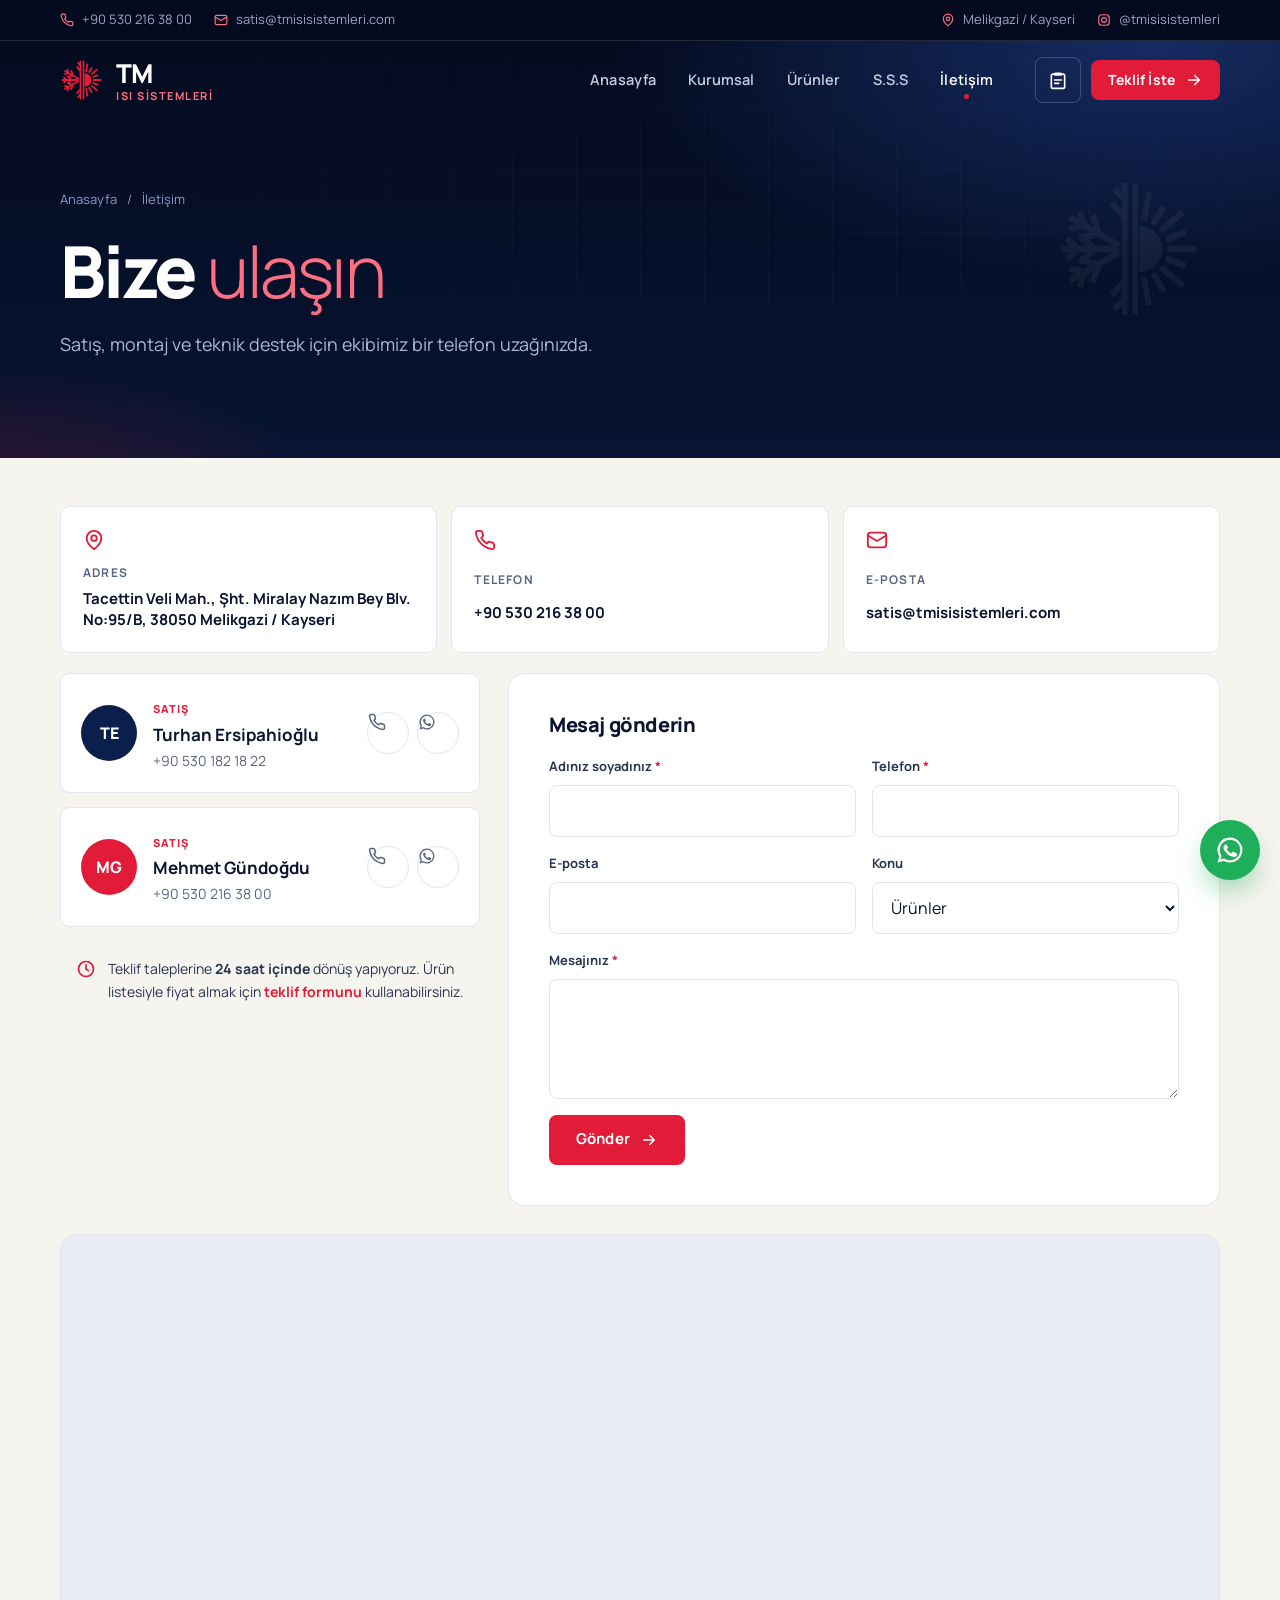
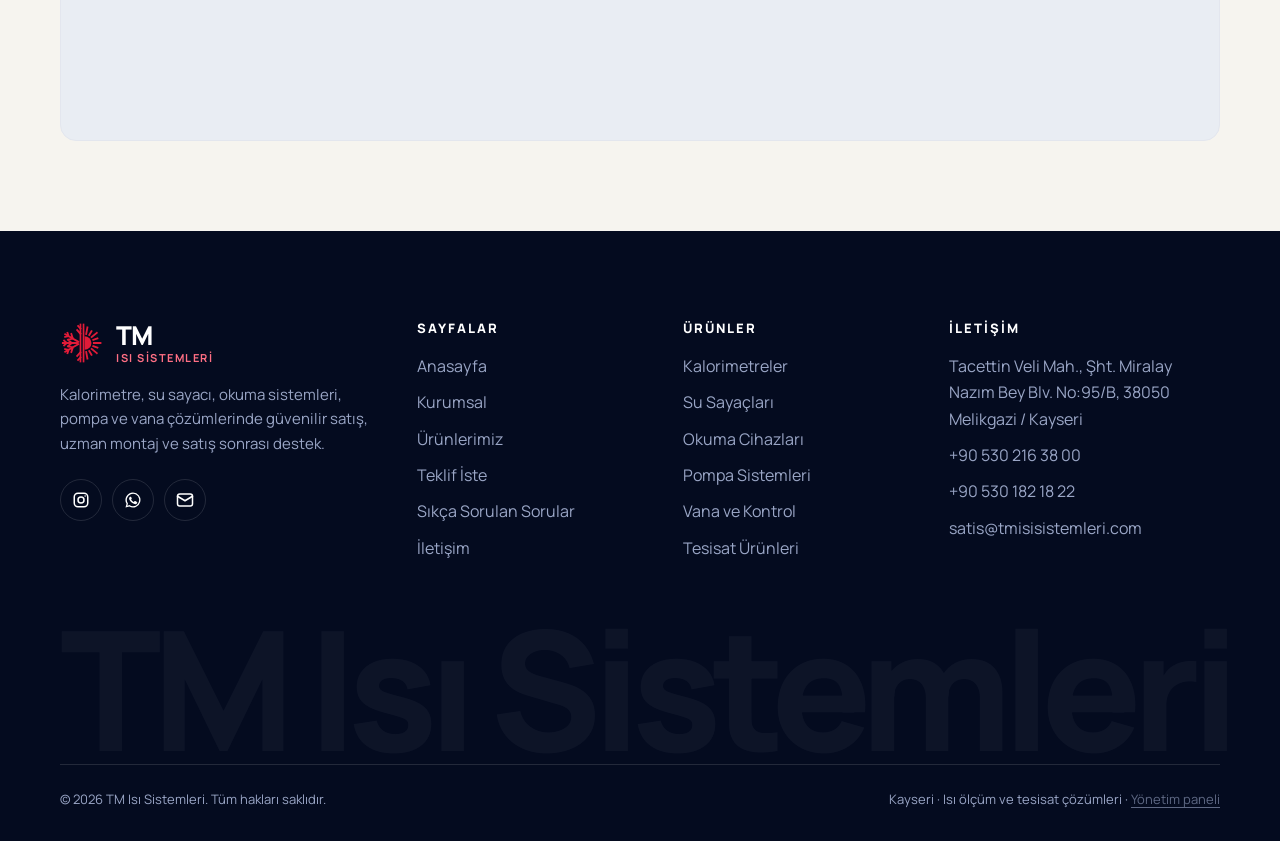
<file: iletisim.html>
<!doctype html>
<html lang="tr">
<head>
<meta charset="utf-8">
<meta name="viewport" content="width=device-width, initial-scale=1, viewport-fit=cover">
<title>İletişim — TM Isı Sistemleri | Melikgazi, Kayseri</title>
<meta name="description" content="TM Isı Sistemleri iletişim: Tacettin Veli Mah., Şht. Miralay Nazım Bey Blv. No:95/B Melikgazi/Kayseri · +90 530 216 38 00 · satis@tmisisistemleri.com">
<meta name="theme-color" content="#071433">
<meta property="og:title" content="İletişim — TM Isı Sistemleri | Melikgazi, Kayseri">
<meta property="og:description" content="TM Isı Sistemleri iletişim: Tacettin Veli Mah., Şht. Miralay Nazım Bey Blv. No:95/B Melikgazi/Kayseri · +90 530 216 38 00 · satis@tmisisistemleri.com">
<meta property="og:type" content="website">
<meta property="og:locale" content="tr_TR">
<link rel="icon" href="assets/img/favicon.svg" type="image/svg+xml">
<link rel="preconnect" href="https://fonts.googleapis.com">
<link rel="preconnect" href="https://fonts.gstatic.com" crossorigin>
<link href="https://fonts.googleapis.com/css2?family=JetBrains+Mono:wght@500;600&family=Manrope:wght@300;400;500;600;700;800&display=swap" rel="stylesheet">
<link rel="stylesheet" href="assets/css/style.css?v=1793162514">
<script>document.documentElement.classList.add('js');try{var d=document.documentElement,rm=matchMedia('(prefers-reduced-motion: reduce)').matches;if(sessionStorage.getItem('tm_pt')){if(!rm)d.classList.add('pt-enter')}else if(!sessionStorage.getItem('tm_intro')){if(!rm)d.classList.add('pt-intro')}sessionStorage.setItem('tm_intro','1');sessionStorage.removeItem('tm_pt')}catch(e){}</script>
<script type="application/ld+json">{"@context":"https://schema.org","@type":"LocalBusiness","name":"TM Isı Sistemleri","image":"assets/img/favicon.svg","telephone":"+905302163800","email":"satis@tmisisistemleri.com","url":"https://kalorimetre.net","address":{"@type":"PostalAddress","streetAddress":"Tacettin Veli Mah., Şht. Miralay Nazım Bey Blv. No:95/B","addressLocality":"Melikgazi","addressRegion":"Kayseri","postalCode":"38050","addressCountry":"TR"},"sameAs":["https://www.instagram.com/tmisisistemleri/"]}</script>
</head>
<body data-page="iletisim">
<svg width="0" height="0" style="position:absolute" aria-hidden="true"><symbol id="i-mark" viewBox="0 0 100 100"><g fill="none" stroke="currentColor" stroke-width="4.2" stroke-linecap="square"><path d="M41.3 47.0L11.9 30.0 M29.2 40.0L25.8 29.5 M29.2 40.0L18.4 42.3 M19.5 34.4L17.0 26.8 M19.5 34.4L11.7 36.1 M40.5 50.0L6.5 50.0 M26.5 50.0L18.3 42.6 M26.5 50.0L18.3 57.4 M15.3 50.0L9.4 44.6 M15.3 50.0L9.4 55.4 M41.3 53.0L11.9 70.0 M29.2 60.0L18.4 57.7 M29.2 60.0L25.8 70.5 M19.5 65.6L11.7 63.9 M19.5 65.6L17.0 73.2 M46.5 29.0L39.1 20.8 M46.5 17.2L41.1 11.3 M46.5 71.0L39.1 79.2 M46.5 82.8L41.1 88.7"/><path class="sun-rays" d="M59.6 29.3L62.3 14.5 M66.5 31.8L71.5 23.2 M72.1 36.5L83.6 26.9 M75.7 42.8L85.1 39.4 M77.0 50.0L92.0 50.0 M75.7 57.2L85.1 60.6 M72.1 63.5L83.6 73.1 M66.5 68.2L71.5 76.8 M59.6 70.7L62.3 85.5"/></g><rect x="44.6" y="6" width="3.8" height="88" fill="currentColor"/><rect x="51.6" y="6" width="3.8" height="88" fill="currentColor"/><path d="M56 34.5a15.5 15.5 0 0 1 0 31z" fill="currentColor"/></symbol><symbol id="i-phone" viewBox="0 0 24 24"><path fill="none" stroke="currentColor" stroke-width="2" stroke-linecap="round" stroke-linejoin="round" d="M22 16.9v3a2 2 0 0 1-2.2 2 19.8 19.8 0 0 1-8.6-3.1 19.5 19.5 0 0 1-6-6A19.8 19.8 0 0 1 2.1 4.2 2 2 0 0 1 4.1 2h3a2 2 0 0 1 2 1.7c.1.9.4 1.8.7 2.7a2 2 0 0 1-.5 2.1L8 9.8a16 16 0 0 0 6 6l1.3-1.3a2 2 0 0 1 2.1-.4c.9.3 1.8.6 2.7.7a2 2 0 0 1 1.7 2z"/></symbol>
<symbol id="i-mail" viewBox="0 0 24 24"><g fill="none" stroke="currentColor" stroke-width="2" stroke-linecap="round" stroke-linejoin="round"><rect x="2" y="4" width="20" height="16" rx="3"/><path d="m22 7-10 6L2 7"/></g></symbol>
<symbol id="i-pin" viewBox="0 0 24 24"><g fill="none" stroke="currentColor" stroke-width="2" stroke-linecap="round" stroke-linejoin="round"><path d="M20 10c0 6-8 12-8 12S4 16 4 10a8 8 0 0 1 16 0z"/><circle cx="12" cy="10" r="3"/></g></symbol>
<symbol id="i-arrow" viewBox="0 0 24 24"><path fill="none" stroke="currentColor" stroke-width="2" stroke-linecap="round" stroke-linejoin="round" d="M5 12h14M13 6l6 6-6 6"/></symbol>
<symbol id="i-left" viewBox="0 0 24 24"><path fill="none" stroke="currentColor" stroke-width="2" stroke-linecap="round" stroke-linejoin="round" d="M19 12H5M11 6l-6 6 6 6"/></symbol>
<symbol id="i-plus" viewBox="0 0 24 24"><path fill="none" stroke="currentColor" stroke-width="2.4" stroke-linecap="round" d="M12 5v14M5 12h14"/></symbol>
<symbol id="i-check" viewBox="0 0 24 24"><path fill="none" stroke="currentColor" stroke-width="2.6" stroke-linecap="round" stroke-linejoin="round" d="M5 12.5l4.5 4.5L19 7.5"/></symbol>
<symbol id="i-menu" viewBox="0 0 24 24"><path fill="none" stroke="currentColor" stroke-width="2" stroke-linecap="round" d="M4 8h16M4 16h10"/></symbol>
<symbol id="i-close" viewBox="0 0 24 24"><path fill="none" stroke="currentColor" stroke-width="2.2" stroke-linecap="round" d="M6 6l12 12M18 6 6 18"/></symbol>
<symbol id="i-search" viewBox="0 0 24 24"><g fill="none" stroke="currentColor" stroke-width="2" stroke-linecap="round"><circle cx="11" cy="11" r="7"/><path d="m20 20-3.5-3.5"/></g></symbol>
<symbol id="i-filter" viewBox="0 0 24 24"><path fill="none" stroke="currentColor" stroke-width="2" stroke-linecap="round" d="M4 6h16M7 12h10M10 18h4"/></symbol>
<symbol id="i-list" viewBox="0 0 24 24"><g fill="none" stroke="currentColor" stroke-width="2" stroke-linecap="round" stroke-linejoin="round"><path d="M9 4h6a1 1 0 0 1 1 1v1H8V5a1 1 0 0 1 1-1z"/><path d="M16 5h2a2 2 0 0 1 2 2v13a2 2 0 0 1-2 2H6a2 2 0 0 1-2-2V7a2 2 0 0 1 2-2h2"/><path d="M8 12h8M8 16h5"/></g></symbol>
<symbol id="i-shield" viewBox="0 0 24 24"><g fill="none" stroke="currentColor" stroke-width="2" stroke-linecap="round" stroke-linejoin="round"><path d="M12 22s8-4 8-10V5l-8-3-8 3v7c0 6 8 10 8 10z"/><path d="m9 12 2 2 4-4"/></g></symbol>
<symbol id="i-tool" viewBox="0 0 24 24"><path fill="none" stroke="currentColor" stroke-width="2" stroke-linecap="round" stroke-linejoin="round" d="M14.7 6.3a1 1 0 0 0 0 1.4l1.6 1.6a1 1 0 0 0 1.4 0l3.8-3.8a6 6 0 0 1-7.9 7.9l-6.9 6.9a2.1 2.1 0 0 1-3-3l6.9-6.9a6 6 0 0 1 7.9-7.9z"/></symbol>
<symbol id="i-headset" viewBox="0 0 24 24"><g fill="none" stroke="currentColor" stroke-width="2" stroke-linecap="round" stroke-linejoin="round"><path d="M3 14v-2a9 9 0 0 1 18 0v2"/><path d="M21 15a2 2 0 0 1-2 2h-1v-6h1a2 2 0 0 1 2 2zM3 15a2 2 0 0 0 2 2h1v-6H5a2 2 0 0 0-2 2z"/><path d="M18 17v1a3 3 0 0 1-3 3h-3"/></g></symbol>
<symbol id="i-search-pin" viewBox="0 0 24 24"><g fill="none" stroke="currentColor" stroke-width="2" stroke-linecap="round" stroke-linejoin="round"><path d="M3 21V9l9-6 9 6v12"/><circle cx="12" cy="13" r="3"/><path d="m14.2 15.2 2.3 2.3"/></g></symbol>
<symbol id="i-doc" viewBox="0 0 24 24"><g fill="none" stroke="currentColor" stroke-width="2" stroke-linecap="round" stroke-linejoin="round"><path d="M14 2H6a2 2 0 0 0-2 2v16a2 2 0 0 0 2 2h12a2 2 0 0 0 2-2V8z"/><path d="M14 2v6h6M8 13h8M8 17h5"/></g></symbol>
<symbol id="i-gauge" viewBox="0 0 24 24"><g fill="none" stroke="currentColor" stroke-width="2" stroke-linecap="round"><path d="M12 14l4-4"/><path d="M3.3 19a10 10 0 1 1 17.4 0"/></g></symbol>
<symbol id="i-clock" viewBox="0 0 24 24"><g fill="none" stroke="currentColor" stroke-width="2" stroke-linecap="round"><circle cx="12" cy="12" r="9"/><path d="M12 7v5l3 2"/></g></symbol>
<symbol id="i-info" viewBox="0 0 24 24"><g fill="none" stroke="currentColor" stroke-width="2" stroke-linecap="round"><circle cx="12" cy="12" r="9"/><path d="M12 11v5M12 8h.01"/></g></symbol>
<symbol id="i-copy" viewBox="0 0 24 24"><g fill="none" stroke="currentColor" stroke-width="2" stroke-linecap="round" stroke-linejoin="round"><rect x="9" y="9" width="12" height="12" rx="2"/><path d="M5 15H4a1 1 0 0 1-1-1V4a1 1 0 0 1 1-1h10a1 1 0 0 1 1 1v1"/></g></symbol>
<symbol id="i-upload" viewBox="0 0 24 24"><path fill="none" stroke="currentColor" stroke-width="2" stroke-linecap="round" stroke-linejoin="round" d="M12 16V4M7 9l5-5 5 5M4 16v3a2 2 0 0 0 2 2h12a2 2 0 0 0 2-2v-3"/></symbol>
<symbol id="i-wa" viewBox="0 0 24 24"><path fill="currentColor" d="M12 2a10 10 0 0 0-8.6 15.1L2 22l5-1.3A10 10 0 1 0 12 2zm0 18.2c-1.5 0-3-.4-4.2-1.2l-.3-.2-3 .8.8-2.9-.2-.3A8.2 8.2 0 1 1 12 20.2zm4.5-6.1c-.2-.1-1.5-.7-1.7-.8-.2-.1-.4-.1-.6.1l-.8 1c-.1.2-.3.2-.5.1a6.7 6.7 0 0 1-3.3-2.9c-.3-.4.2-.4.7-1.4.1-.2 0-.3 0-.4l-.8-1.8c-.2-.5-.4-.4-.6-.4h-.5a1 1 0 0 0-.7.3c-.2.3-.9.9-.9 2.2s1 2.6 1.1 2.7c.1.2 1.9 2.9 4.6 4 1.7.7 2.4.8 3.2.7.5-.1 1.5-.6 1.8-1.2.2-.6.2-1.1.1-1.2l-.4-.2z"/></symbol>
<symbol id="i-ig" viewBox="0 0 24 24"><g fill="none" stroke="currentColor" stroke-width="2"><rect x="3" y="3" width="18" height="18" rx="5"/><circle cx="12" cy="12" r="4"/><circle cx="17.5" cy="6.5" r="1" fill="currentColor" stroke="none"/></g></symbol>
</svg>

<div class="pt" aria-hidden="true">
  <div class="pt__panel"></div>
  <div class="pt__stage">
    <div class="pt__logo">
      <div class="pt__mark"><svg class="pt__layer" style="--z:10"><use href="#i-mark"/></svg><svg class="pt__layer" style="--z:9"><use href="#i-mark"/></svg><svg class="pt__layer" style="--z:8"><use href="#i-mark"/></svg><svg class="pt__layer" style="--z:7"><use href="#i-mark"/></svg><svg class="pt__layer" style="--z:6"><use href="#i-mark"/></svg><svg class="pt__layer" style="--z:5"><use href="#i-mark"/></svg><svg class="pt__layer" style="--z:4"><use href="#i-mark"/></svg><svg class="pt__layer" style="--z:3"><use href="#i-mark"/></svg><svg class="pt__layer" style="--z:2"><use href="#i-mark"/></svg><svg class="pt__layer" style="--z:1"><use href="#i-mark"/></svg><svg class="pt__layer" style="--z:0"><use href="#i-mark"/></svg></div>
      <div class="pt__word"><span class="pt__tm">TM</span><span class="pt__sub">Isı Sistemleri</span></div>
    </div>
  </div>
</div>

<div class="topbar">
  <div class="wrap">
    <div class="topbar__l">
      <a href="tel:+905302163800"><svg><use href="#i-phone"/></svg>+90 530 216 38 00</a>
      <a href="mailto:satis@tmisisistemleri.com"><svg><use href="#i-mail"/></svg>satis@tmisisistemleri.com</a>
    </div>
    <div class="topbar__r">
      <a href="iletisim.html#harita"><svg><use href="#i-pin"/></svg>Melikgazi / Kayseri</a>
      <a href="https://www.instagram.com/tmisisistemleri/" target="_blank" rel="noopener"><svg><use href="#i-ig"/></svg>@tmisisistemleri</a>
    </div>
  </div>
</div>

<header class="header" id="top">
  <div class="wrap">
    <a class="brand" href="index.html" aria-label="TM Isı Sistemleri — Anasayfa">
      <svg class="brand__mark mark" style="color:#E11B38"><use href="#i-mark"/></svg>
      <span class="brand__txt"><span class="brand__tm">TM</span><span class="brand__sub">Isı Sistemleri</span></span>
    </a>
    <nav class="nav" aria-label="Ana menü">
      <a href="index.html" >Anasayfa</a>
      <a href="kurumsal.html" >Kurumsal</a>
      <a href="urunler.html" >Ürünler</a>
      <a href="sss.html" >S.S.S</a>
      <a href="iletisim.html" class="is-active" aria-current="page">İletişim</a>
    </nav>
    <div class="header__cta">
      <a class="cart-btn" href="teklif.html" aria-label="Teklif listesi"><svg><use href="#i-list"/></svg><span class="cart-btn__n" data-cart-n>0</span></a>
      <a class="btn btn--sm" href="teklif.html">Teklif İste <svg><use href="#i-arrow"/></svg></a>
      <button class="burger" type="button" aria-label="Menüyü aç" data-drawer-open><svg><use href="#i-menu"/></svg></button>
    </div>
  </div>
</header>

<div class="drawer" id="drawer" aria-hidden="true">
  <div class="drawer__top">
    <a class="brand" href="index.html"><svg class="brand__mark mark" style="color:#E11B38"><use href="#i-mark"/></svg><span class="brand__txt"><span class="brand__tm">TM</span><span class="brand__sub">Isı Sistemleri</span></span></a>
    <button class="burger" type="button" aria-label="Menüyü kapat" data-drawer-close><svg><use href="#i-close"/></svg></button>
  </div>
  <nav>
    <a href="index.html">Anasayfa <span>01</span></a>
    <a href="kurumsal.html">Kurumsal <span>02</span></a>
    <a href="urunler.html">Ürünler <span>03</span></a>
    <a href="teklif.html">Teklif İste <span>04</span></a>
    <a href="sss.html">S.S.S <span>05</span></a>
    <a href="iletisim.html">İletişim <span>06</span></a>
  </nav>
  <div class="drawer__foot">
    <a class="btn" href="tel:+905302163800"><svg><use href="#i-phone"/></svg> 0530 216 38 00</a>
    <a class="btn btn--wa" href="https://wa.me/905302163800" target="_blank" rel="noopener"><svg><use href="#i-wa"/></svg> WhatsApp</a>
  </div>
</div>

<main id="main">
<section class="page-hero">
  <div class="hero__grid-bg"></div>
  <svg class="page-hero__snow" aria-hidden="true"><use href="#i-mark"/></svg>
  <div class="wrap on-dark">
    <div class="crumbs"><a href="index.html">Anasayfa</a><span>/</span><span>İletişim</span></div>
    <h1 class="h-xl rv">Bize <span class="serif">ulaşın</span></h1>
    <p class="lead rv" style="--d:1">Satış, montaj ve teknik destek için ekibimiz bir telefon uzağınızda.</p>
  </div>
</section>

<section class="sec--tight sec--ivory" style="padding-top:48px">
  <div class="wrap">
    <div class="info-tiles">
      <a class="tile rv" href="#harita"><svg><use href="#i-pin"/></svg><small>Adres</small><b>Tacettin Veli Mah., Şht. Miralay Nazım Bey Blv. No:95/B, 38050 Melikgazi / Kayseri</b></a>
      <a class="tile rv" style="--d:1" href="tel:+905302163800"><svg><use href="#i-phone"/></svg><small>Telefon</small><b>+90 530 216 38 00</b></a>
      <a class="tile rv" style="--d:2" href="mailto:satis@tmisisistemleri.com"><svg><use href="#i-mail"/></svg><small>E-posta</small><b>satis@tmisisistemleri.com</b></a>
    </div>

    <div class="contact">
      <div class="people">
        <div class="person rv">
          <span class="avatar">TE</span>
          <div><small>Satış</small><b>Turhan Ersipahioğlu</b><a href="tel:+905301821822">+90 530 182 18 22</a></div>
          <div class="acts"><a class="icon-btn" href="tel:+905301821822" aria-label="Ara"><svg><use href="#i-phone"/></svg></a><a class="icon-btn wa" href="https://wa.me/905301821822" target="_blank" rel="noopener" aria-label="WhatsApp"><svg><use href="#i-wa"/></svg></a></div>
        </div>
        <div class="person rv" style="--d:1">
          <span class="avatar" style="background:var(--red)">MG</span>
          <div><small>Satış</small><b>Mehmet Gündoğdu</b><a href="tel:+905302163800">+90 530 216 38 00</a></div>
          <div class="acts"><a class="icon-btn" href="tel:+905302163800" aria-label="Ara"><svg><use href="#i-phone"/></svg></a><a class="icon-btn wa" href="https://wa.me/905302163800" target="_blank" rel="noopener" aria-label="WhatsApp"><svg><use href="#i-wa"/></svg></a></div>
        </div>
        <div class="note rv" style="--d:2"><svg><use href="#i-clock"/></svg><span>Teklif taleplerine <b>24 saat içinde</b> dönüş yapıyoruz. Ürün listesiyle fiyat almak için <a href="teklif.html" style="color:var(--red);font-weight:700">teklif formunu</a> kullanabilirsiniz.</span></div>
      </div>

      <form class="panel rv" style="--d:1" id="contactForm" novalidate data-form="iletisim">
        <h3 style="margin-bottom:20px">Mesaj gönderin</h3>
        <input type="text" name="website" tabindex="-1" autocomplete="off" style="position:absolute;left:-9999px" aria-hidden="true">
        <div class="form-grid">
          <div class="field"><label for="c-ad">Adınız soyadınız <i>*</i></label><input id="c-ad" name="ad" required autocomplete="name"></div>
          <div class="field"><label for="c-tel">Telefon <i>*</i></label><input id="c-tel" name="telefon" type="tel" required autocomplete="tel"></div>
          <div class="field"><label for="c-mail">E-posta</label><input id="c-mail" name="eposta" type="email" autocomplete="email"></div>
          <div class="field"><label for="c-konu">Konu</label><select id="c-konu" name="konu"><option>Ürünler</option><option>Satış</option><option>Destek</option><option>Muhasebe</option><option>İnsan Kaynakları</option><option>Öneri</option><option>Şikayet</option></select></div>
          <div class="field full"><label for="c-msg">Mesajınız <i>*</i></label><textarea id="c-msg" name="mesaj" required></textarea></div>
          <div class="full"><button class="btn" type="submit">Gönder <svg><use href="#i-arrow"/></svg></button></div>
        </div>
      </form>
    </div>

    <div class="map rv" id="harita" style="margin-top:28px">
      <iframe title="TM Isı Sistemleri konumu" loading="lazy" referrerpolicy="no-referrer-when-downgrade" src="https://www.google.com/maps?q=%C5%9Eht.+Miralay+Naz%C4%B1m+Bey+Blv.+No:95,+Tacettin+Veli,+38050+Melikgazi%2FKayseri&output=embed"></iframe>
    </div>
  </div>
</section>

<div class="modal" id="sentModal" role="dialog" aria-modal="true" aria-labelledby="sent-title">
  <div class="modal__bg" data-close></div>
  <div class="modal__box" style="grid-template-columns:1fr;width:min(560px,100%)">
    <button class="modal__close" type="button" aria-label="Kapat" data-close><svg><use href="#i-close"/></svg></button>
    <div class="modal__body sent" data-sent-body></div>
  </div>
</div>
</main>

<footer class="footer">
  <div class="wrap">
    <div class="footer__grid">
      <div>
        <a class="brand" href="index.html"><svg class="brand__mark mark" style="color:#E11B38"><use href="#i-mark"/></svg><span class="brand__txt"><span class="brand__tm">TM</span><span class="brand__sub">Isı Sistemleri</span></span></a>
        <p>Kalorimetre, su sayacı, okuma sistemleri, pompa ve vana çözümlerinde güvenilir satış, uzman montaj ve satış sonrası destek.</p>
        <div class="socials">
          <a href="https://www.instagram.com/tmisisistemleri/" target="_blank" rel="noopener" aria-label="Instagram"><svg><use href="#i-ig"/></svg></a>
          <a href="https://wa.me/905302163800" target="_blank" rel="noopener" aria-label="WhatsApp"><svg><use href="#i-wa"/></svg></a>
          <a href="mailto:satis@tmisisistemleri.com" aria-label="E-posta"><svg><use href="#i-mail"/></svg></a>
        </div>
      </div>
      <div>
        <h4>Sayfalar</h4>
        <ul>
          <li><a href="index.html">Anasayfa</a></li>
          <li><a href="kurumsal.html">Kurumsal</a></li>
          <li><a href="urunler.html">Ürünlerimiz</a></li>
          <li><a href="teklif.html">Teklif İste</a></li>
          <li><a href="sss.html">Sıkça Sorulan Sorular</a></li>
          <li><a href="iletisim.html">İletişim</a></li>
        </ul>
      </div>
      <div>
        <h4>Ürünler</h4>
        <ul>
          <li><a href="urunler.html?kat=kalorimetre">Kalorimetreler</a></li>
          <li><a href="urunler.html?kat=su-sayaci">Su Sayaçları</a></li>
          <li><a href="urunler.html?kat=okuma">Okuma Cihazları</a></li>
          <li><a href="urunler.html?kat=pompa">Pompa Sistemleri</a></li>
          <li><a href="urunler.html?kat=vana">Vana ve Kontrol</a></li>
          <li><a href="urunler.html?kat=tesisat">Tesisat Ürünleri</a></li>
        </ul>
      </div>
      <div>
        <h4>İletişim</h4>
        <ul>
          <li>Tacettin Veli Mah., Şht. Miralay Nazım Bey Blv. No:95/B, 38050 Melikgazi / Kayseri</li>
          <li><a href="tel:+905302163800">+90 530 216 38 00</a></li>
          <li><a href="tel:+905301821822">+90 530 182 18 22</a></li>
          <li><a href="mailto:satis@tmisisistemleri.com">satis@tmisisistemleri.com</a></li>
        </ul>
      </div>
    </div>
    <div class="footer__big" aria-hidden="true">TM Isı Sistemleri</div>
    <div class="footer__bottom">
      <span>© <span data-year>2026</span> TM Isı Sistemleri. Tüm hakları saklıdır.</span>
      <span>Kayseri · Isı ölçüm ve tesisat çözümleri · <a href="panel/" class="footer__admin">Yönetim paneli</a></span>
    </div>
  </div>
</footer>

<a class="wa-float" href="https://wa.me/905302163800?text=Merhaba%2C%20bilgi%20almak%20istiyorum." target="_blank" rel="noopener" aria-label="WhatsApp ile yazın"><svg><use href="#i-wa"/></svg></a>
<nav class="mbar" aria-label="Hızlı işlemler">
  <a href="tel:+905302163800"><svg><use href="#i-phone"/></svg><span>Ara</span></a>
  <a href="https://wa.me/905302163800?text=Merhaba%2C%20bilgi%20almak%20istiyorum." target="_blank" rel="noopener"><svg><use href="#i-wa"/></svg><span>WhatsApp</span></a>
  <a class="mbar__main" href="teklif.html"><svg><use href="#i-list"/></svg><span>Teklif İste</span><em data-cart-n>0</em></a>
</nav>
<div class="toast" role="status" aria-live="polite"><svg><use href="#i-check"/></svg><span></span></div>

<script src="assets/js/data.js?v=1793162514"></script>
<script src="assets/js/photos.js?v=1793162514"></script>
<script src="assets/js/store.js?v=1793162514"></script>
<script src="assets/js/content.js?v=1793162514"></script>
<script src="assets/js/app.js?v=1793162514"></script>
</body>
</html>
</file>
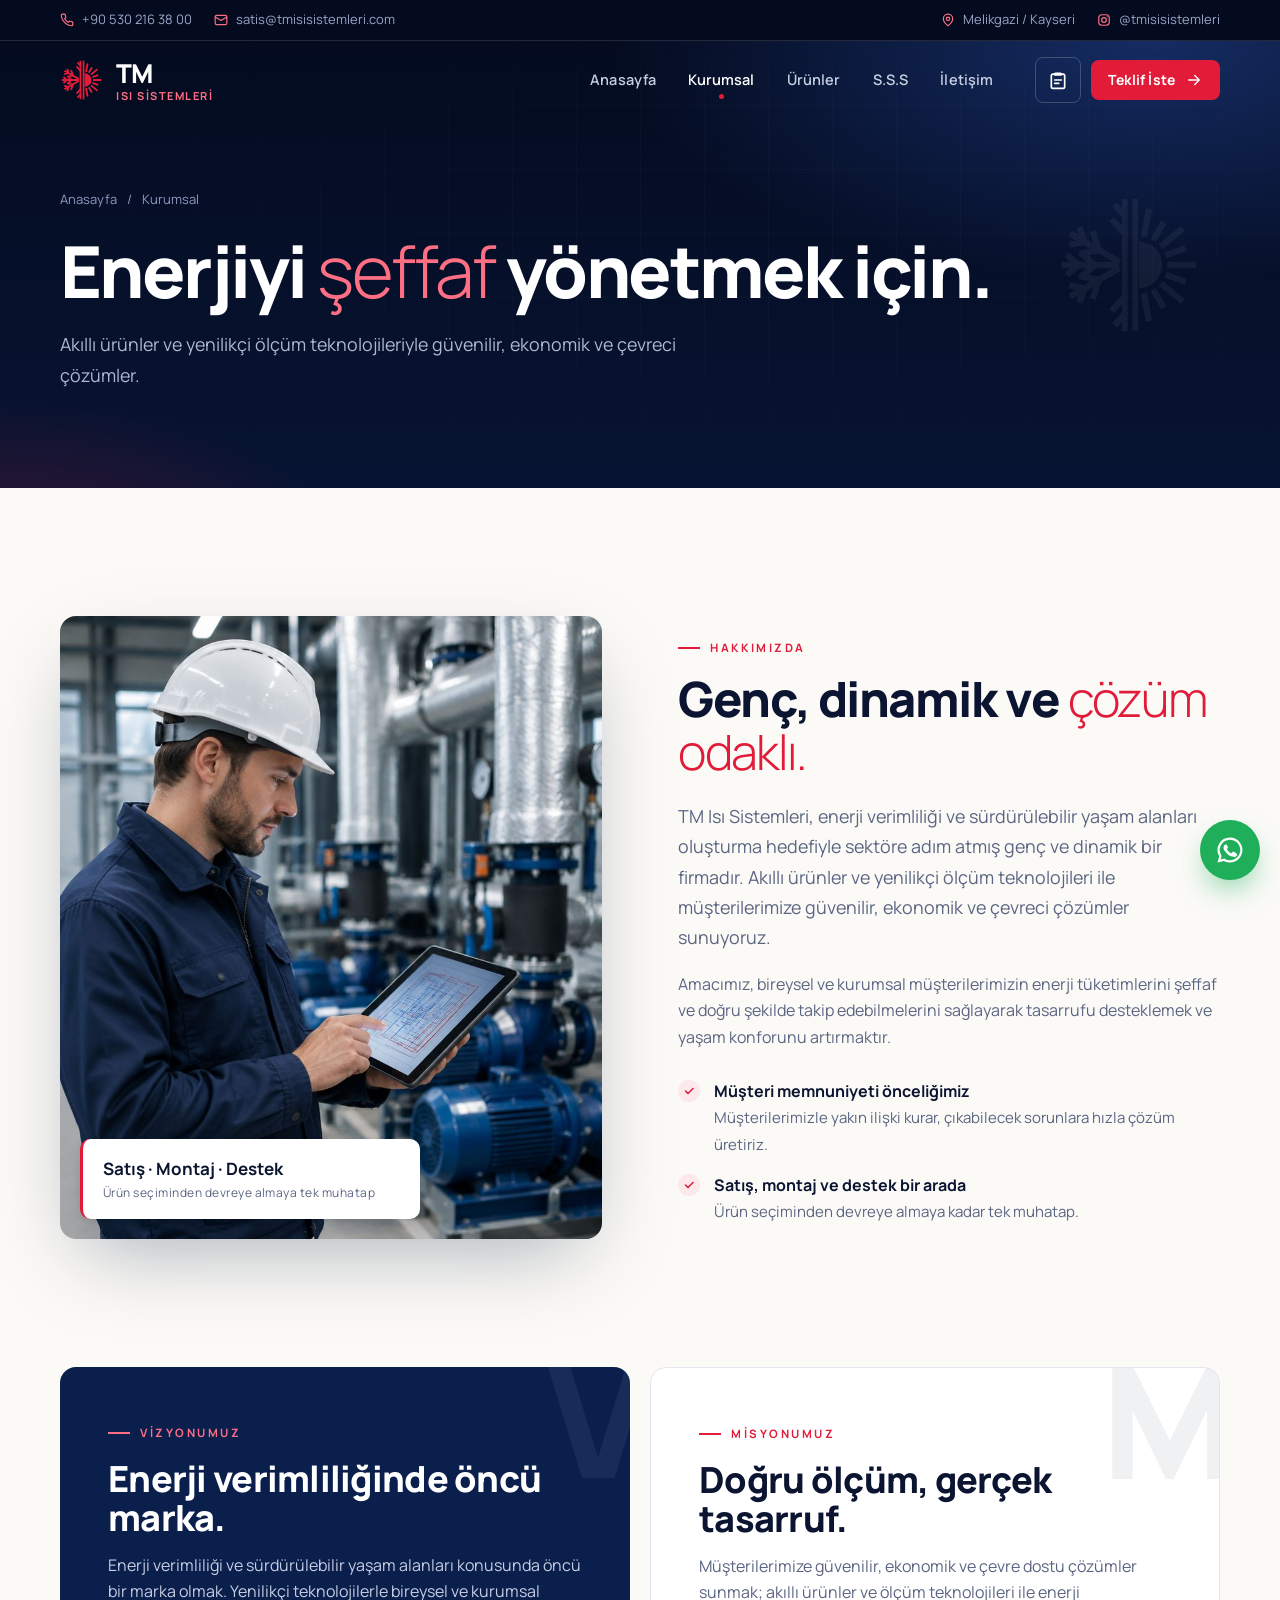
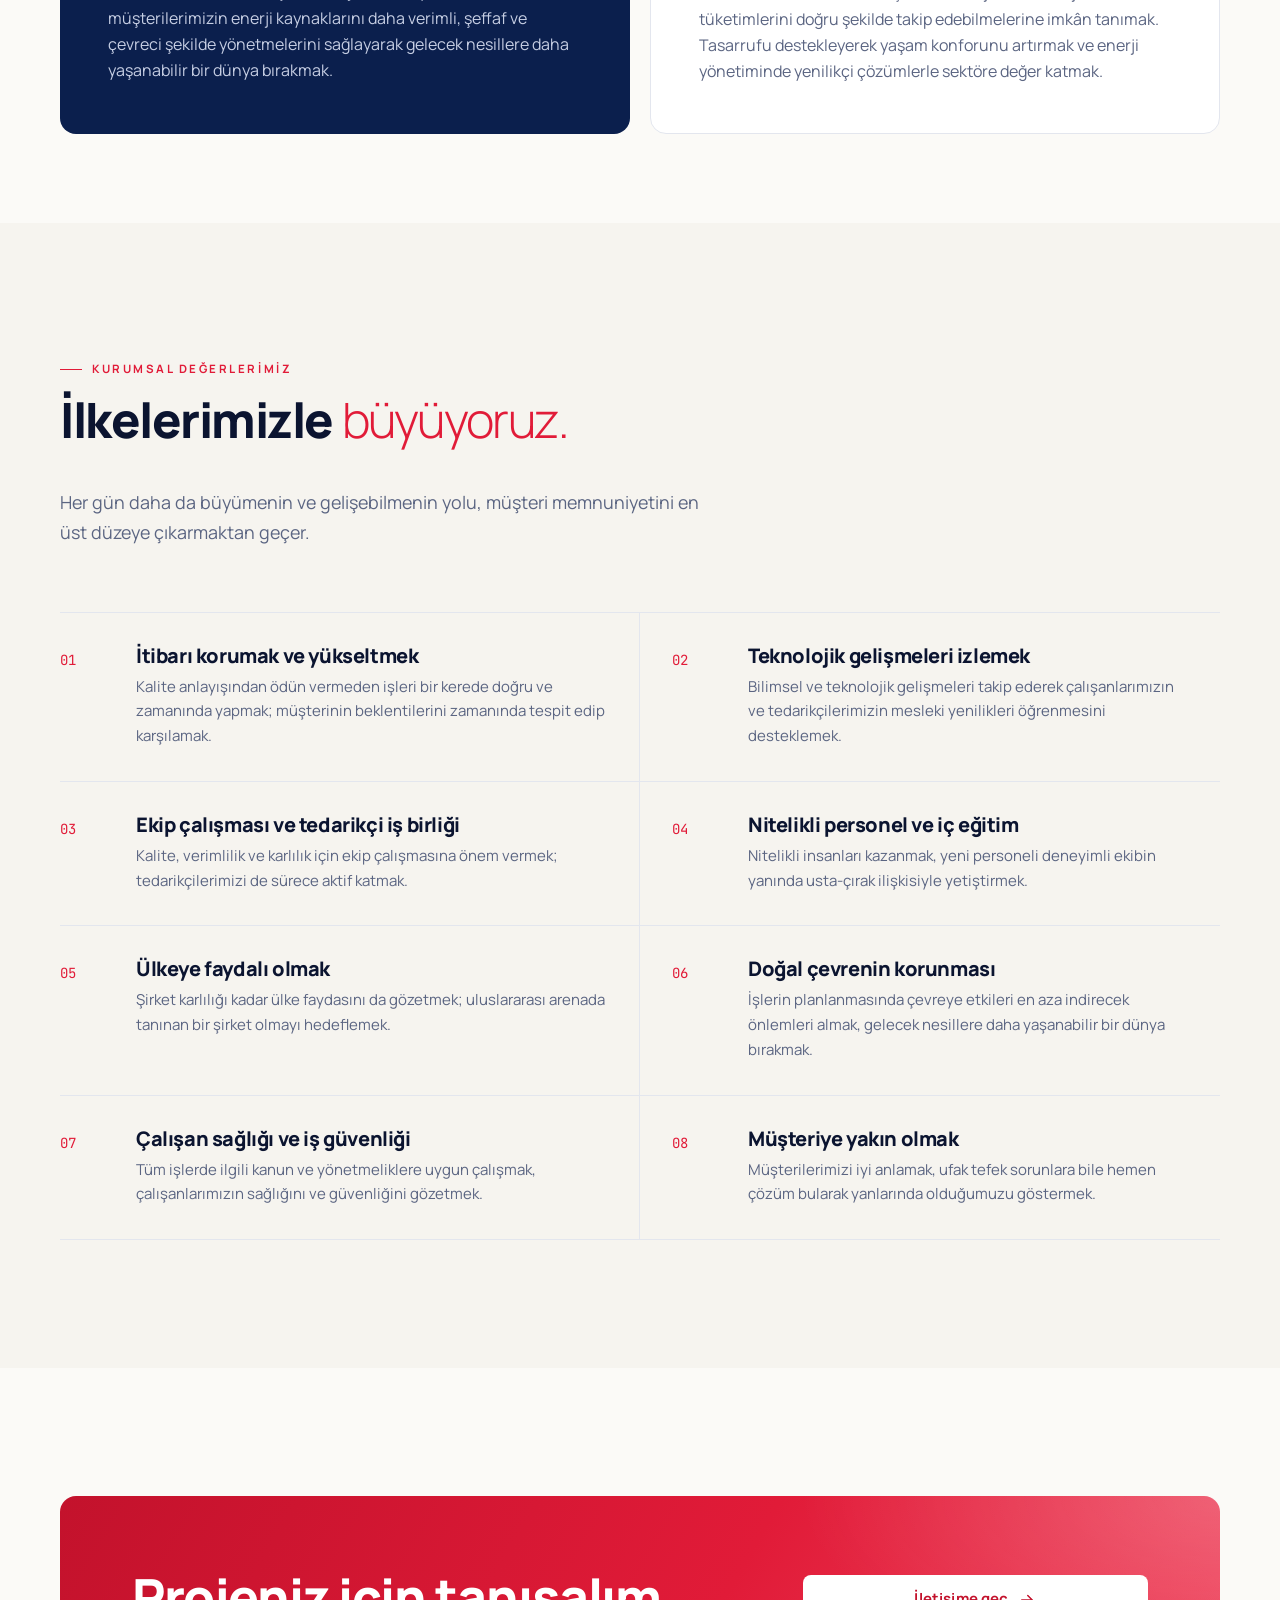
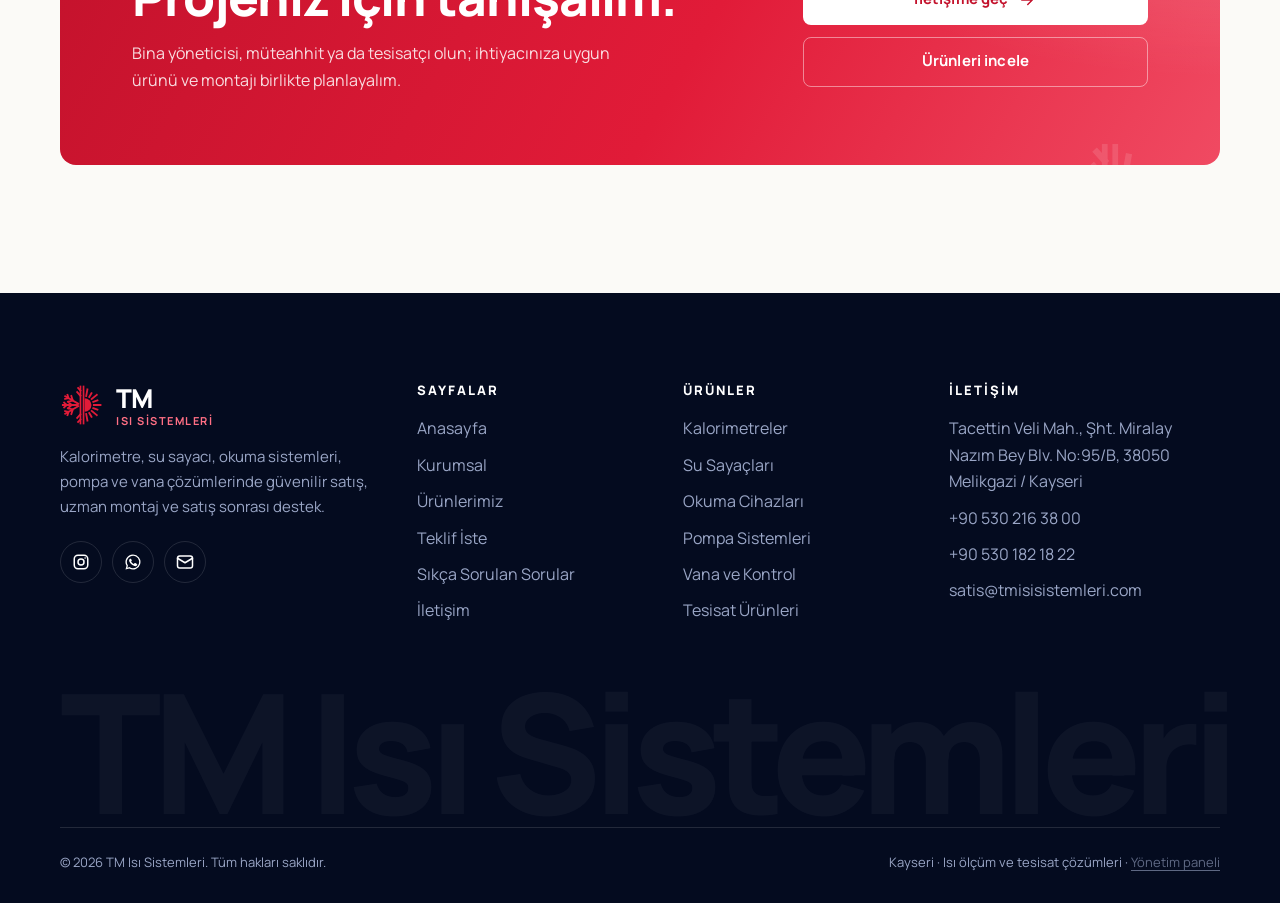
<file: kurumsal.html>
<!doctype html>
<html lang="tr">
<head>
<meta charset="utf-8">
<meta name="viewport" content="width=device-width, initial-scale=1, viewport-fit=cover">
<title>Kurumsal — TM Isı Sistemleri</title>
<meta name="description" content="TM Isı Sistemleri; enerji verimliliği ve sürdürülebilir yaşam alanları hedefiyle akıllı ölçüm teknolojileri sunan Kayseri merkezli firma. Hakkımızda, vizyon, misyon ve değerlerimiz.">
<meta name="theme-color" content="#071433">
<meta property="og:title" content="Kurumsal — TM Isı Sistemleri">
<meta property="og:description" content="TM Isı Sistemleri; enerji verimliliği ve sürdürülebilir yaşam alanları hedefiyle akıllı ölçüm teknolojileri sunan Kayseri merkezli firma. Hakkımızda, vizyon, misyon ve değerlerimiz.">
<meta property="og:type" content="website">
<meta property="og:locale" content="tr_TR">
<link rel="icon" href="assets/img/favicon.svg" type="image/svg+xml">
<link rel="preconnect" href="https://fonts.googleapis.com">
<link rel="preconnect" href="https://fonts.gstatic.com" crossorigin>
<link href="https://fonts.googleapis.com/css2?family=JetBrains+Mono:wght@500;600&family=Manrope:wght@300;400;500;600;700;800&display=swap" rel="stylesheet">
<link rel="stylesheet" href="assets/css/style.css?v=1793162514">
<script>document.documentElement.classList.add('js');try{var d=document.documentElement,rm=matchMedia('(prefers-reduced-motion: reduce)').matches;if(sessionStorage.getItem('tm_pt')){if(!rm)d.classList.add('pt-enter')}else if(!sessionStorage.getItem('tm_intro')){if(!rm)d.classList.add('pt-intro')}sessionStorage.setItem('tm_intro','1');sessionStorage.removeItem('tm_pt')}catch(e){}</script>
<script type="application/ld+json">{"@context":"https://schema.org","@type":"LocalBusiness","name":"TM Isı Sistemleri","image":"assets/img/favicon.svg","telephone":"+905302163800","email":"satis@tmisisistemleri.com","url":"https://kalorimetre.net","address":{"@type":"PostalAddress","streetAddress":"Tacettin Veli Mah., Şht. Miralay Nazım Bey Blv. No:95/B","addressLocality":"Melikgazi","addressRegion":"Kayseri","postalCode":"38050","addressCountry":"TR"},"sameAs":["https://www.instagram.com/tmisisistemleri/"]}</script>
</head>
<body data-page="kurumsal">
<svg width="0" height="0" style="position:absolute" aria-hidden="true"><symbol id="i-mark" viewBox="0 0 100 100"><g fill="none" stroke="currentColor" stroke-width="4.2" stroke-linecap="square"><path d="M41.3 47.0L11.9 30.0 M29.2 40.0L25.8 29.5 M29.2 40.0L18.4 42.3 M19.5 34.4L17.0 26.8 M19.5 34.4L11.7 36.1 M40.5 50.0L6.5 50.0 M26.5 50.0L18.3 42.6 M26.5 50.0L18.3 57.4 M15.3 50.0L9.4 44.6 M15.3 50.0L9.4 55.4 M41.3 53.0L11.9 70.0 M29.2 60.0L18.4 57.7 M29.2 60.0L25.8 70.5 M19.5 65.6L11.7 63.9 M19.5 65.6L17.0 73.2 M46.5 29.0L39.1 20.8 M46.5 17.2L41.1 11.3 M46.5 71.0L39.1 79.2 M46.5 82.8L41.1 88.7"/><path class="sun-rays" d="M59.6 29.3L62.3 14.5 M66.5 31.8L71.5 23.2 M72.1 36.5L83.6 26.9 M75.7 42.8L85.1 39.4 M77.0 50.0L92.0 50.0 M75.7 57.2L85.1 60.6 M72.1 63.5L83.6 73.1 M66.5 68.2L71.5 76.8 M59.6 70.7L62.3 85.5"/></g><rect x="44.6" y="6" width="3.8" height="88" fill="currentColor"/><rect x="51.6" y="6" width="3.8" height="88" fill="currentColor"/><path d="M56 34.5a15.5 15.5 0 0 1 0 31z" fill="currentColor"/></symbol><symbol id="i-phone" viewBox="0 0 24 24"><path fill="none" stroke="currentColor" stroke-width="2" stroke-linecap="round" stroke-linejoin="round" d="M22 16.9v3a2 2 0 0 1-2.2 2 19.8 19.8 0 0 1-8.6-3.1 19.5 19.5 0 0 1-6-6A19.8 19.8 0 0 1 2.1 4.2 2 2 0 0 1 4.1 2h3a2 2 0 0 1 2 1.7c.1.9.4 1.8.7 2.7a2 2 0 0 1-.5 2.1L8 9.8a16 16 0 0 0 6 6l1.3-1.3a2 2 0 0 1 2.1-.4c.9.3 1.8.6 2.7.7a2 2 0 0 1 1.7 2z"/></symbol>
<symbol id="i-mail" viewBox="0 0 24 24"><g fill="none" stroke="currentColor" stroke-width="2" stroke-linecap="round" stroke-linejoin="round"><rect x="2" y="4" width="20" height="16" rx="3"/><path d="m22 7-10 6L2 7"/></g></symbol>
<symbol id="i-pin" viewBox="0 0 24 24"><g fill="none" stroke="currentColor" stroke-width="2" stroke-linecap="round" stroke-linejoin="round"><path d="M20 10c0 6-8 12-8 12S4 16 4 10a8 8 0 0 1 16 0z"/><circle cx="12" cy="10" r="3"/></g></symbol>
<symbol id="i-arrow" viewBox="0 0 24 24"><path fill="none" stroke="currentColor" stroke-width="2" stroke-linecap="round" stroke-linejoin="round" d="M5 12h14M13 6l6 6-6 6"/></symbol>
<symbol id="i-left" viewBox="0 0 24 24"><path fill="none" stroke="currentColor" stroke-width="2" stroke-linecap="round" stroke-linejoin="round" d="M19 12H5M11 6l-6 6 6 6"/></symbol>
<symbol id="i-plus" viewBox="0 0 24 24"><path fill="none" stroke="currentColor" stroke-width="2.4" stroke-linecap="round" d="M12 5v14M5 12h14"/></symbol>
<symbol id="i-check" viewBox="0 0 24 24"><path fill="none" stroke="currentColor" stroke-width="2.6" stroke-linecap="round" stroke-linejoin="round" d="M5 12.5l4.5 4.5L19 7.5"/></symbol>
<symbol id="i-menu" viewBox="0 0 24 24"><path fill="none" stroke="currentColor" stroke-width="2" stroke-linecap="round" d="M4 8h16M4 16h10"/></symbol>
<symbol id="i-close" viewBox="0 0 24 24"><path fill="none" stroke="currentColor" stroke-width="2.2" stroke-linecap="round" d="M6 6l12 12M18 6 6 18"/></symbol>
<symbol id="i-search" viewBox="0 0 24 24"><g fill="none" stroke="currentColor" stroke-width="2" stroke-linecap="round"><circle cx="11" cy="11" r="7"/><path d="m20 20-3.5-3.5"/></g></symbol>
<symbol id="i-filter" viewBox="0 0 24 24"><path fill="none" stroke="currentColor" stroke-width="2" stroke-linecap="round" d="M4 6h16M7 12h10M10 18h4"/></symbol>
<symbol id="i-list" viewBox="0 0 24 24"><g fill="none" stroke="currentColor" stroke-width="2" stroke-linecap="round" stroke-linejoin="round"><path d="M9 4h6a1 1 0 0 1 1 1v1H8V5a1 1 0 0 1 1-1z"/><path d="M16 5h2a2 2 0 0 1 2 2v13a2 2 0 0 1-2 2H6a2 2 0 0 1-2-2V7a2 2 0 0 1 2-2h2"/><path d="M8 12h8M8 16h5"/></g></symbol>
<symbol id="i-shield" viewBox="0 0 24 24"><g fill="none" stroke="currentColor" stroke-width="2" stroke-linecap="round" stroke-linejoin="round"><path d="M12 22s8-4 8-10V5l-8-3-8 3v7c0 6 8 10 8 10z"/><path d="m9 12 2 2 4-4"/></g></symbol>
<symbol id="i-tool" viewBox="0 0 24 24"><path fill="none" stroke="currentColor" stroke-width="2" stroke-linecap="round" stroke-linejoin="round" d="M14.7 6.3a1 1 0 0 0 0 1.4l1.6 1.6a1 1 0 0 0 1.4 0l3.8-3.8a6 6 0 0 1-7.9 7.9l-6.9 6.9a2.1 2.1 0 0 1-3-3l6.9-6.9a6 6 0 0 1 7.9-7.9z"/></symbol>
<symbol id="i-headset" viewBox="0 0 24 24"><g fill="none" stroke="currentColor" stroke-width="2" stroke-linecap="round" stroke-linejoin="round"><path d="M3 14v-2a9 9 0 0 1 18 0v2"/><path d="M21 15a2 2 0 0 1-2 2h-1v-6h1a2 2 0 0 1 2 2zM3 15a2 2 0 0 0 2 2h1v-6H5a2 2 0 0 0-2 2z"/><path d="M18 17v1a3 3 0 0 1-3 3h-3"/></g></symbol>
<symbol id="i-search-pin" viewBox="0 0 24 24"><g fill="none" stroke="currentColor" stroke-width="2" stroke-linecap="round" stroke-linejoin="round"><path d="M3 21V9l9-6 9 6v12"/><circle cx="12" cy="13" r="3"/><path d="m14.2 15.2 2.3 2.3"/></g></symbol>
<symbol id="i-doc" viewBox="0 0 24 24"><g fill="none" stroke="currentColor" stroke-width="2" stroke-linecap="round" stroke-linejoin="round"><path d="M14 2H6a2 2 0 0 0-2 2v16a2 2 0 0 0 2 2h12a2 2 0 0 0 2-2V8z"/><path d="M14 2v6h6M8 13h8M8 17h5"/></g></symbol>
<symbol id="i-gauge" viewBox="0 0 24 24"><g fill="none" stroke="currentColor" stroke-width="2" stroke-linecap="round"><path d="M12 14l4-4"/><path d="M3.3 19a10 10 0 1 1 17.4 0"/></g></symbol>
<symbol id="i-clock" viewBox="0 0 24 24"><g fill="none" stroke="currentColor" stroke-width="2" stroke-linecap="round"><circle cx="12" cy="12" r="9"/><path d="M12 7v5l3 2"/></g></symbol>
<symbol id="i-info" viewBox="0 0 24 24"><g fill="none" stroke="currentColor" stroke-width="2" stroke-linecap="round"><circle cx="12" cy="12" r="9"/><path d="M12 11v5M12 8h.01"/></g></symbol>
<symbol id="i-copy" viewBox="0 0 24 24"><g fill="none" stroke="currentColor" stroke-width="2" stroke-linecap="round" stroke-linejoin="round"><rect x="9" y="9" width="12" height="12" rx="2"/><path d="M5 15H4a1 1 0 0 1-1-1V4a1 1 0 0 1 1-1h10a1 1 0 0 1 1 1v1"/></g></symbol>
<symbol id="i-upload" viewBox="0 0 24 24"><path fill="none" stroke="currentColor" stroke-width="2" stroke-linecap="round" stroke-linejoin="round" d="M12 16V4M7 9l5-5 5 5M4 16v3a2 2 0 0 0 2 2h12a2 2 0 0 0 2-2v-3"/></symbol>
<symbol id="i-wa" viewBox="0 0 24 24"><path fill="currentColor" d="M12 2a10 10 0 0 0-8.6 15.1L2 22l5-1.3A10 10 0 1 0 12 2zm0 18.2c-1.5 0-3-.4-4.2-1.2l-.3-.2-3 .8.8-2.9-.2-.3A8.2 8.2 0 1 1 12 20.2zm4.5-6.1c-.2-.1-1.5-.7-1.7-.8-.2-.1-.4-.1-.6.1l-.8 1c-.1.2-.3.2-.5.1a6.7 6.7 0 0 1-3.3-2.9c-.3-.4.2-.4.7-1.4.1-.2 0-.3 0-.4l-.8-1.8c-.2-.5-.4-.4-.6-.4h-.5a1 1 0 0 0-.7.3c-.2.3-.9.9-.9 2.2s1 2.6 1.1 2.7c.1.2 1.9 2.9 4.6 4 1.7.7 2.4.8 3.2.7.5-.1 1.5-.6 1.8-1.2.2-.6.2-1.1.1-1.2l-.4-.2z"/></symbol>
<symbol id="i-ig" viewBox="0 0 24 24"><g fill="none" stroke="currentColor" stroke-width="2"><rect x="3" y="3" width="18" height="18" rx="5"/><circle cx="12" cy="12" r="4"/><circle cx="17.5" cy="6.5" r="1" fill="currentColor" stroke="none"/></g></symbol>
</svg>

<div class="pt" aria-hidden="true">
  <div class="pt__panel"></div>
  <div class="pt__stage">
    <div class="pt__logo">
      <div class="pt__mark"><svg class="pt__layer" style="--z:10"><use href="#i-mark"/></svg><svg class="pt__layer" style="--z:9"><use href="#i-mark"/></svg><svg class="pt__layer" style="--z:8"><use href="#i-mark"/></svg><svg class="pt__layer" style="--z:7"><use href="#i-mark"/></svg><svg class="pt__layer" style="--z:6"><use href="#i-mark"/></svg><svg class="pt__layer" style="--z:5"><use href="#i-mark"/></svg><svg class="pt__layer" style="--z:4"><use href="#i-mark"/></svg><svg class="pt__layer" style="--z:3"><use href="#i-mark"/></svg><svg class="pt__layer" style="--z:2"><use href="#i-mark"/></svg><svg class="pt__layer" style="--z:1"><use href="#i-mark"/></svg><svg class="pt__layer" style="--z:0"><use href="#i-mark"/></svg></div>
      <div class="pt__word"><span class="pt__tm">TM</span><span class="pt__sub">Isı Sistemleri</span></div>
    </div>
  </div>
</div>

<div class="topbar">
  <div class="wrap">
    <div class="topbar__l">
      <a href="tel:+905302163800"><svg><use href="#i-phone"/></svg>+90 530 216 38 00</a>
      <a href="mailto:satis@tmisisistemleri.com"><svg><use href="#i-mail"/></svg>satis@tmisisistemleri.com</a>
    </div>
    <div class="topbar__r">
      <a href="iletisim.html#harita"><svg><use href="#i-pin"/></svg>Melikgazi / Kayseri</a>
      <a href="https://www.instagram.com/tmisisistemleri/" target="_blank" rel="noopener"><svg><use href="#i-ig"/></svg>@tmisisistemleri</a>
    </div>
  </div>
</div>

<header class="header" id="top">
  <div class="wrap">
    <a class="brand" href="index.html" aria-label="TM Isı Sistemleri — Anasayfa">
      <svg class="brand__mark mark" style="color:#E11B38"><use href="#i-mark"/></svg>
      <span class="brand__txt"><span class="brand__tm">TM</span><span class="brand__sub">Isı Sistemleri</span></span>
    </a>
    <nav class="nav" aria-label="Ana menü">
      <a href="index.html" >Anasayfa</a>
      <a href="kurumsal.html" class="is-active" aria-current="page">Kurumsal</a>
      <a href="urunler.html" >Ürünler</a>
      <a href="sss.html" >S.S.S</a>
      <a href="iletisim.html" >İletişim</a>
    </nav>
    <div class="header__cta">
      <a class="cart-btn" href="teklif.html" aria-label="Teklif listesi"><svg><use href="#i-list"/></svg><span class="cart-btn__n" data-cart-n>0</span></a>
      <a class="btn btn--sm" href="teklif.html">Teklif İste <svg><use href="#i-arrow"/></svg></a>
      <button class="burger" type="button" aria-label="Menüyü aç" data-drawer-open><svg><use href="#i-menu"/></svg></button>
    </div>
  </div>
</header>

<div class="drawer" id="drawer" aria-hidden="true">
  <div class="drawer__top">
    <a class="brand" href="index.html"><svg class="brand__mark mark" style="color:#E11B38"><use href="#i-mark"/></svg><span class="brand__txt"><span class="brand__tm">TM</span><span class="brand__sub">Isı Sistemleri</span></span></a>
    <button class="burger" type="button" aria-label="Menüyü kapat" data-drawer-close><svg><use href="#i-close"/></svg></button>
  </div>
  <nav>
    <a href="index.html">Anasayfa <span>01</span></a>
    <a href="kurumsal.html">Kurumsal <span>02</span></a>
    <a href="urunler.html">Ürünler <span>03</span></a>
    <a href="teklif.html">Teklif İste <span>04</span></a>
    <a href="sss.html">S.S.S <span>05</span></a>
    <a href="iletisim.html">İletişim <span>06</span></a>
  </nav>
  <div class="drawer__foot">
    <a class="btn" href="tel:+905302163800"><svg><use href="#i-phone"/></svg> 0530 216 38 00</a>
    <a class="btn btn--wa" href="https://wa.me/905302163800" target="_blank" rel="noopener"><svg><use href="#i-wa"/></svg> WhatsApp</a>
  </div>
</div>

<main id="main">
<section class="page-hero">
  <div class="hero__grid-bg"></div>
  <svg class="page-hero__snow" aria-hidden="true"><use href="#i-mark"/></svg>
  <div class="wrap on-dark">
    <div class="crumbs"><a href="index.html">Anasayfa</a><span>/</span><span>Kurumsal</span></div>
    <h1 class="h-xl rv">Enerjiyi <span class="serif">şeffaf</span> yönetmek için.</h1>
    <p class="lead rv" style="--d:1">Akıllı ürünler ve yenilikçi ölçüm teknolojileriyle güvenilir, ekonomik ve çevreci çözümler.</p>
  </div>
</section>

<section class="sec">
  <div class="wrap about">
    <figure class="about__photo rv-x">
      <img src="assets/img/ortam/muhendis.jpg" alt="Kazan dairesinde tesisat planını inceleyen mühendis" loading="lazy">
      <figcaption><b>Satış · Montaj · Destek</b><span>Ürün seçiminden devreye almaya tek muhatap</span></figcaption>
    </figure>
    <div class="rv" style="--d:1">
      <span class="eyebrow">Hakkımızda</span>
      <h2 class="h-lg" style="margin:14px 0 22px">Genç, dinamik ve <span class="serif">çözüm odaklı.</span></h2>
      <p class="lead">TM Isı Sistemleri, enerji verimliliği ve sürdürülebilir yaşam alanları oluşturma hedefiyle sektöre adım atmış genç ve dinamik bir firmadır. Akıllı ürünler ve yenilikçi ölçüm teknolojileri ile müşterilerimize güvenilir, ekonomik ve çevreci çözümler sunuyoruz.</p>
      <p style="color:var(--muted);margin-top:18px">Amacımız, bireysel ve kurumsal müşterilerimizin enerji tüketimlerini şeffaf ve doğru şekilde takip edebilmelerini sağlayarak tasarrufu desteklemek ve yaşam konforunu artırmaktır.</p>
      <ul class="bullets">
        <li><div><b>Müşteri memnuniyeti önceliğimiz</b><span>Müşterilerimizle yakın ilişki kurar, çıkabilecek sorunlara hızla çözüm üretiriz.</span></div></li>
        <li><div><b>Satış, montaj ve destek bir arada</b><span>Ürün seçiminden devreye almaya kadar tek muhatap.</span></div></li>
      </ul>
    </div>
  </div>
</section>

<section class="sec--tight" style="padding-top:0">
  <div class="wrap vm">
    <article class="rv"><span class="big">V</span><span class="eyebrow" style="color:#FF6F84">Vizyonumuz</span><h3>Enerji verimliliğinde öncü marka.</h3><p>Enerji verimliliği ve sürdürülebilir yaşam alanları konusunda öncü bir marka olmak. Yenilikçi teknolojilerle bireysel ve kurumsal müşterilerimizin enerji kaynaklarını daha verimli, şeffaf ve çevreci şekilde yönetmelerini sağlayarak gelecek nesillere daha yaşanabilir bir dünya bırakmak.</p></article>
    <article class="rv" style="--d:1"><span class="big">M</span><span class="eyebrow">Misyonumuz</span><h3>Doğru ölçüm, gerçek tasarruf.</h3><p>Müşterilerimize güvenilir, ekonomik ve çevre dostu çözümler sunmak; akıllı ürünler ve ölçüm teknolojileri ile enerji tüketimlerini doğru şekilde takip edebilmelerine imkân tanımak. Tasarrufu destekleyerek yaşam konforunu artırmak ve enerji yönetiminde yenilikçi çözümlerle sektöre değer katmak.</p></article>
  </div>
</section>

<section class="sec sec--ivory">
  <div class="wrap">
    <div class="sec-head">
      <div class="rv"><span class="eyebrow">Kurumsal değerlerimiz</span><h2 class="h-lg">İlkelerimizle <span class="serif">büyüyoruz.</span></h2></div>
      <p class="lead rv" style="--d:1">Her gün daha da büyümenin ve gelişebilmenin yolu, müşteri memnuniyetini en üst düzeye çıkarmaktan geçer.</p>
    </div>
    <div class="values">
      <div class="value rv"><span class="n">01</span><div><h3>İtibarı korumak ve yükseltmek</h3><p>Kalite anlayışından ödün vermeden işleri bir kerede doğru ve zamanında yapmak; müşterinin beklentilerini zamanında tespit edip karşılamak.</p></div></div>
      <div class="value rv" style="--d:1"><span class="n">02</span><div><h3>Teknolojik gelişmeleri izlemek</h3><p>Bilimsel ve teknolojik gelişmeleri takip ederek çalışanlarımızın ve tedarikçilerimizin mesleki yenilikleri öğrenmesini desteklemek.</p></div></div>
      <div class="value rv"><span class="n">03</span><div><h3>Ekip çalışması ve tedarikçi iş birliği</h3><p>Kalite, verimlilik ve karlılık için ekip çalışmasına önem vermek; tedarikçilerimizi de sürece aktif katmak.</p></div></div>
      <div class="value rv" style="--d:1"><span class="n">04</span><div><h3>Nitelikli personel ve iç eğitim</h3><p>Nitelikli insanları kazanmak, yeni personeli deneyimli ekibin yanında usta-çırak ilişkisiyle yetiştirmek.</p></div></div>
      <div class="value rv"><span class="n">05</span><div><h3>Ülkeye faydalı olmak</h3><p>Şirket karlılığı kadar ülke faydasını da gözetmek; uluslararası arenada tanınan bir şirket olmayı hedeflemek.</p></div></div>
      <div class="value rv" style="--d:1"><span class="n">06</span><div><h3>Doğal çevrenin korunması</h3><p>İşlerin planlanmasında çevreye etkileri en aza indirecek önlemleri almak, gelecek nesillere daha yaşanabilir bir dünya bırakmak.</p></div></div>
      <div class="value rv"><span class="n">07</span><div><h3>Çalışan sağlığı ve iş güvenliği</h3><p>Tüm işlerde ilgili kanun ve yönetmeliklere uygun çalışmak, çalışanlarımızın sağlığını ve güvenliğini gözetmek.</p></div></div>
      <div class="value rv" style="--d:1"><span class="n">08</span><div><h3>Müşteriye yakın olmak</h3><p>Müşterilerimizi iyi anlamak, ufak tefek sorunlara bile hemen çözüm bularak yanlarında olduğumuzu göstermek.</p></div></div>
    </div>
  </div>
</section>

<section class="sec">
  <div class="wrap">
    <div class="cta-band rv">
      <svg class="cta-band__snow" aria-hidden="true"><use href="#i-mark"/></svg>
      <div style="position:relative"><h2>Projeniz için tanışalım.</h2><p>Bina yöneticisi, müteahhit ya da tesisatçı olun; ihtiyacınıza uygun ürünü ve montajı birlikte planlayalım.</p></div>
      <div class="acts" style="position:relative"><a class="btn" href="iletisim.html">İletişime geç <svg><use href="#i-arrow"/></svg></a><a class="btn btn--ghost" href="urunler.html">Ürünleri incele</a></div>
    </div>
  </div>
</section>
</main>

<footer class="footer">
  <div class="wrap">
    <div class="footer__grid">
      <div>
        <a class="brand" href="index.html"><svg class="brand__mark mark" style="color:#E11B38"><use href="#i-mark"/></svg><span class="brand__txt"><span class="brand__tm">TM</span><span class="brand__sub">Isı Sistemleri</span></span></a>
        <p>Kalorimetre, su sayacı, okuma sistemleri, pompa ve vana çözümlerinde güvenilir satış, uzman montaj ve satış sonrası destek.</p>
        <div class="socials">
          <a href="https://www.instagram.com/tmisisistemleri/" target="_blank" rel="noopener" aria-label="Instagram"><svg><use href="#i-ig"/></svg></a>
          <a href="https://wa.me/905302163800" target="_blank" rel="noopener" aria-label="WhatsApp"><svg><use href="#i-wa"/></svg></a>
          <a href="mailto:satis@tmisisistemleri.com" aria-label="E-posta"><svg><use href="#i-mail"/></svg></a>
        </div>
      </div>
      <div>
        <h4>Sayfalar</h4>
        <ul>
          <li><a href="index.html">Anasayfa</a></li>
          <li><a href="kurumsal.html">Kurumsal</a></li>
          <li><a href="urunler.html">Ürünlerimiz</a></li>
          <li><a href="teklif.html">Teklif İste</a></li>
          <li><a href="sss.html">Sıkça Sorulan Sorular</a></li>
          <li><a href="iletisim.html">İletişim</a></li>
        </ul>
      </div>
      <div>
        <h4>Ürünler</h4>
        <ul>
          <li><a href="urunler.html?kat=kalorimetre">Kalorimetreler</a></li>
          <li><a href="urunler.html?kat=su-sayaci">Su Sayaçları</a></li>
          <li><a href="urunler.html?kat=okuma">Okuma Cihazları</a></li>
          <li><a href="urunler.html?kat=pompa">Pompa Sistemleri</a></li>
          <li><a href="urunler.html?kat=vana">Vana ve Kontrol</a></li>
          <li><a href="urunler.html?kat=tesisat">Tesisat Ürünleri</a></li>
        </ul>
      </div>
      <div>
        <h4>İletişim</h4>
        <ul>
          <li>Tacettin Veli Mah., Şht. Miralay Nazım Bey Blv. No:95/B, 38050 Melikgazi / Kayseri</li>
          <li><a href="tel:+905302163800">+90 530 216 38 00</a></li>
          <li><a href="tel:+905301821822">+90 530 182 18 22</a></li>
          <li><a href="mailto:satis@tmisisistemleri.com">satis@tmisisistemleri.com</a></li>
        </ul>
      </div>
    </div>
    <div class="footer__big" aria-hidden="true">TM Isı Sistemleri</div>
    <div class="footer__bottom">
      <span>© <span data-year>2026</span> TM Isı Sistemleri. Tüm hakları saklıdır.</span>
      <span>Kayseri · Isı ölçüm ve tesisat çözümleri · <a href="panel/" class="footer__admin">Yönetim paneli</a></span>
    </div>
  </div>
</footer>

<a class="wa-float" href="https://wa.me/905302163800?text=Merhaba%2C%20bilgi%20almak%20istiyorum." target="_blank" rel="noopener" aria-label="WhatsApp ile yazın"><svg><use href="#i-wa"/></svg></a>
<nav class="mbar" aria-label="Hızlı işlemler">
  <a href="tel:+905302163800"><svg><use href="#i-phone"/></svg><span>Ara</span></a>
  <a href="https://wa.me/905302163800?text=Merhaba%2C%20bilgi%20almak%20istiyorum." target="_blank" rel="noopener"><svg><use href="#i-wa"/></svg><span>WhatsApp</span></a>
  <a class="mbar__main" href="teklif.html"><svg><use href="#i-list"/></svg><span>Teklif İste</span><em data-cart-n>0</em></a>
</nav>
<div class="toast" role="status" aria-live="polite"><svg><use href="#i-check"/></svg><span></span></div>

<script src="assets/js/data.js?v=1793162514"></script>
<script src="assets/js/photos.js?v=1793162514"></script>
<script src="assets/js/store.js?v=1793162514"></script>
<script src="assets/js/content.js?v=1793162514"></script>
<script src="assets/js/app.js?v=1793162514"></script>
</body>
</html>
</file>
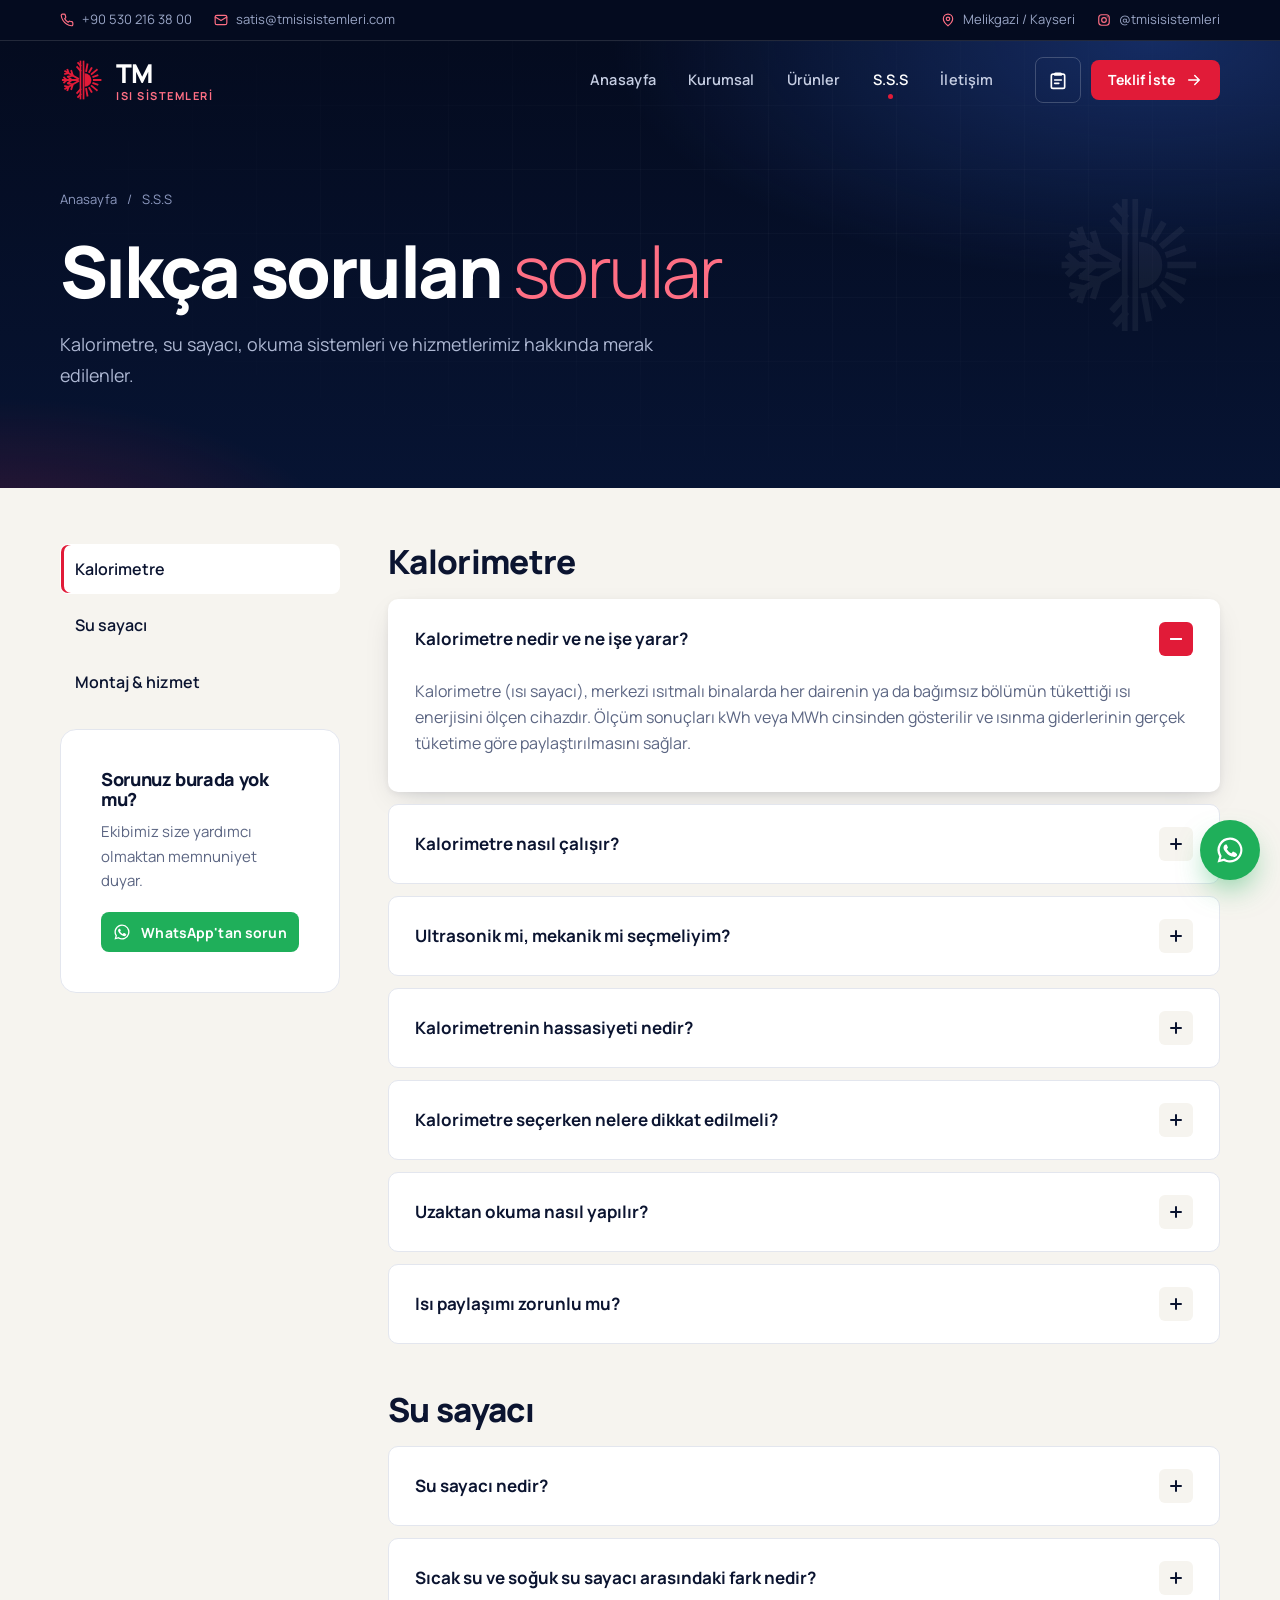
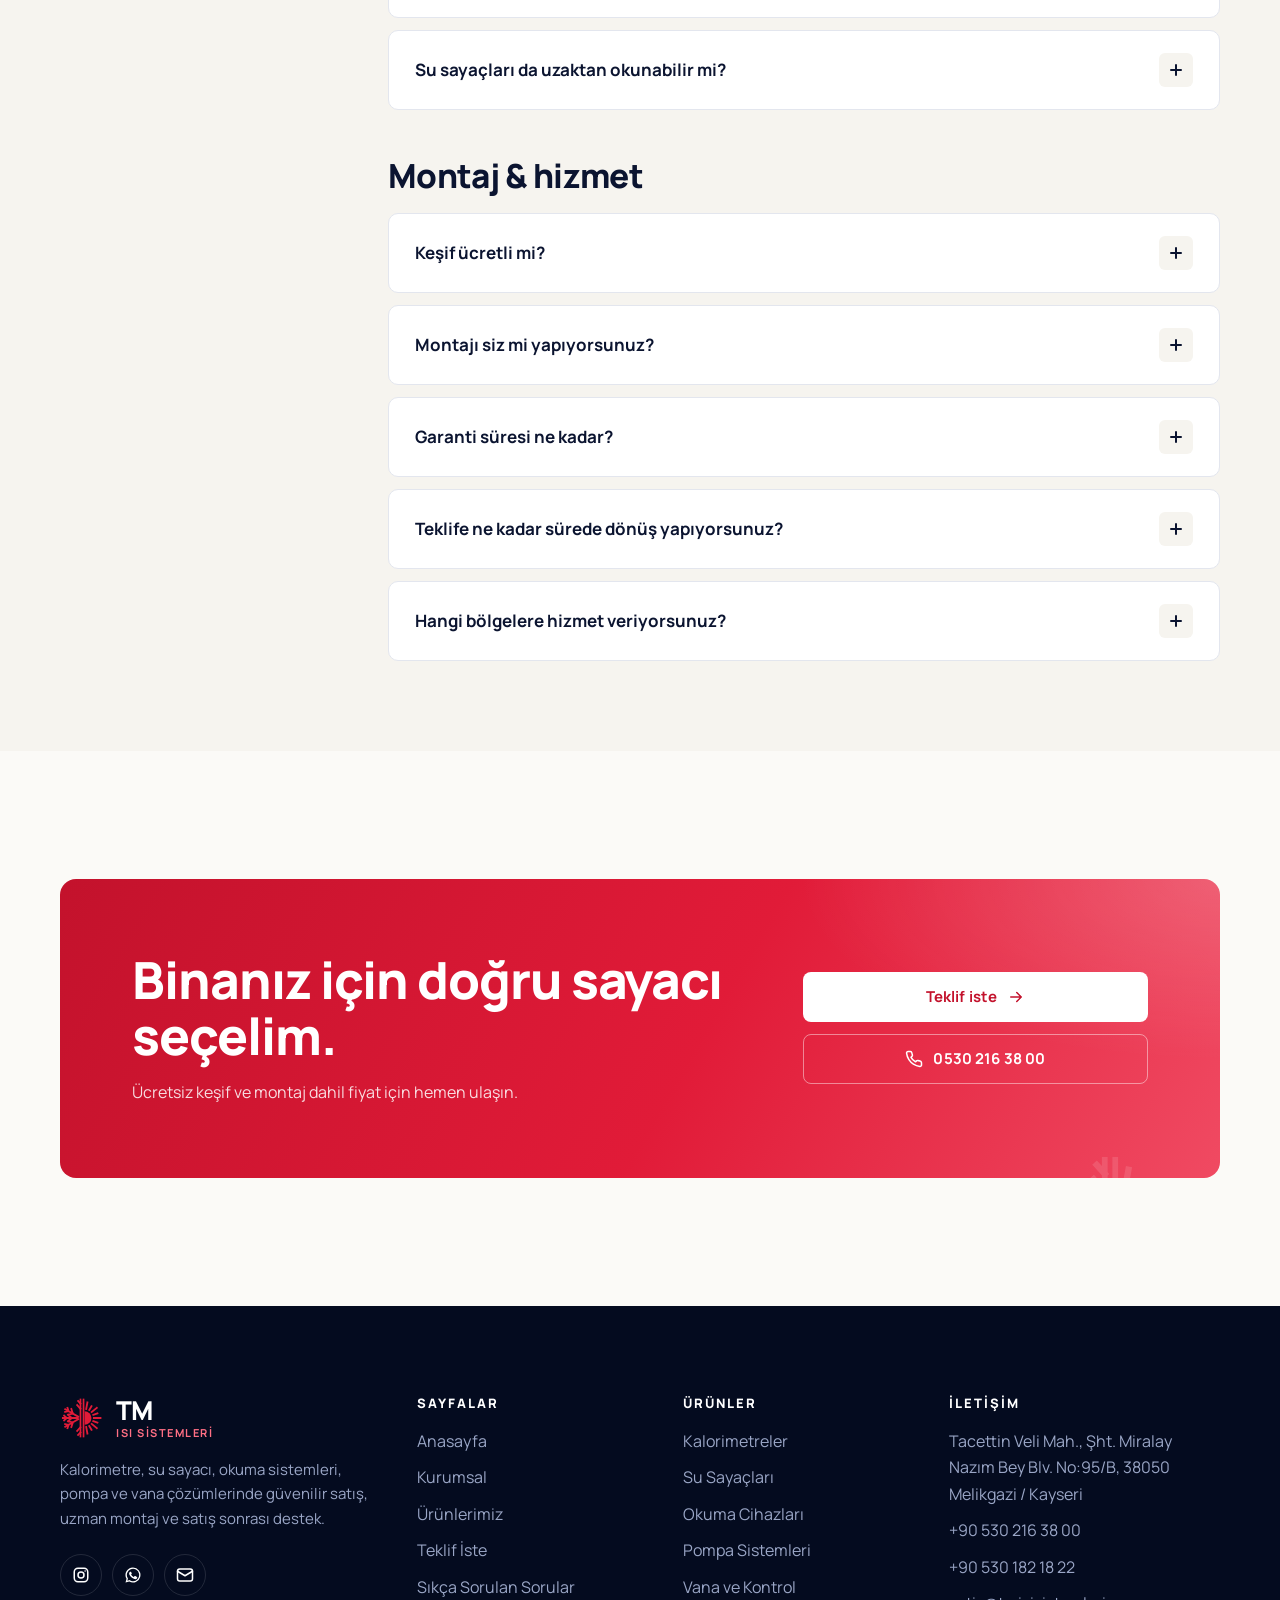
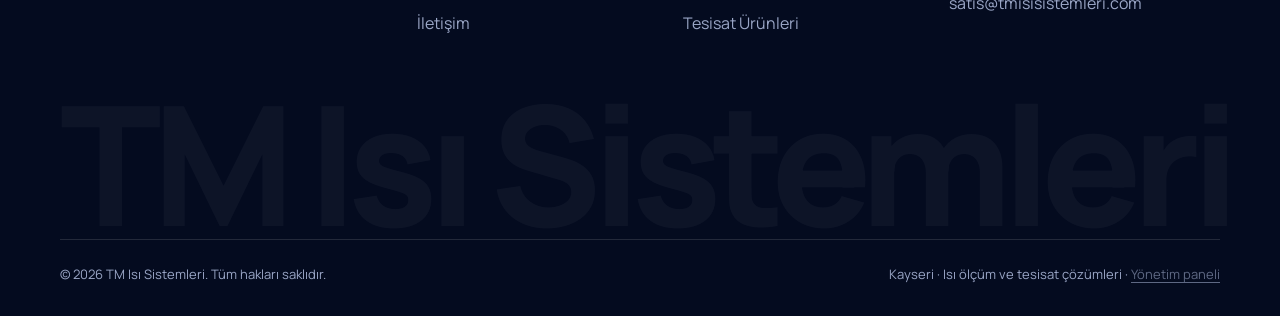
<file: sss.html>
<!doctype html>
<html lang="tr">
<head>
<meta charset="utf-8">
<meta name="viewport" content="width=device-width, initial-scale=1, viewport-fit=cover">
<title>Sıkça Sorulan Sorular — Kalorimetre ve Su Sayacı | TM Isı Sistemleri</title>
<meta name="description" content="Kalorimetre (ısı sayacı) nedir, nasıl çalışır, ultrasonik mi mekanik mi seçilmeli, uzaktan okuma, su sayacı, montaj ve garanti hakkında sık sorulan sorular.">
<meta name="theme-color" content="#071433">
<meta property="og:title" content="Sıkça Sorulan Sorular — Kalorimetre ve Su Sayacı | TM Isı Sistemleri">
<meta property="og:description" content="Kalorimetre (ısı sayacı) nedir, nasıl çalışır, ultrasonik mi mekanik mi seçilmeli, uzaktan okuma, su sayacı, montaj ve garanti hakkında sık sorulan sorular.">
<meta property="og:type" content="website">
<meta property="og:locale" content="tr_TR">
<link rel="icon" href="assets/img/favicon.svg" type="image/svg+xml">
<link rel="preconnect" href="https://fonts.googleapis.com">
<link rel="preconnect" href="https://fonts.gstatic.com" crossorigin>
<link href="https://fonts.googleapis.com/css2?family=JetBrains+Mono:wght@500;600&family=Manrope:wght@300;400;500;600;700;800&display=swap" rel="stylesheet">
<link rel="stylesheet" href="assets/css/style.css?v=1793162514">
<script>document.documentElement.classList.add('js');try{var d=document.documentElement,rm=matchMedia('(prefers-reduced-motion: reduce)').matches;if(sessionStorage.getItem('tm_pt')){if(!rm)d.classList.add('pt-enter')}else if(!sessionStorage.getItem('tm_intro')){if(!rm)d.classList.add('pt-intro')}sessionStorage.setItem('tm_intro','1');sessionStorage.removeItem('tm_pt')}catch(e){}</script>
<script type="application/ld+json">{"@context":"https://schema.org","@type":"LocalBusiness","name":"TM Isı Sistemleri","image":"assets/img/favicon.svg","telephone":"+905302163800","email":"satis@tmisisistemleri.com","url":"https://kalorimetre.net","address":{"@type":"PostalAddress","streetAddress":"Tacettin Veli Mah., Şht. Miralay Nazım Bey Blv. No:95/B","addressLocality":"Melikgazi","addressRegion":"Kayseri","postalCode":"38050","addressCountry":"TR"},"sameAs":["https://www.instagram.com/tmisisistemleri/"]}</script>
</head>
<body data-page="sss">
<svg width="0" height="0" style="position:absolute" aria-hidden="true"><symbol id="i-mark" viewBox="0 0 100 100"><g fill="none" stroke="currentColor" stroke-width="4.2" stroke-linecap="square"><path d="M41.3 47.0L11.9 30.0 M29.2 40.0L25.8 29.5 M29.2 40.0L18.4 42.3 M19.5 34.4L17.0 26.8 M19.5 34.4L11.7 36.1 M40.5 50.0L6.5 50.0 M26.5 50.0L18.3 42.6 M26.5 50.0L18.3 57.4 M15.3 50.0L9.4 44.6 M15.3 50.0L9.4 55.4 M41.3 53.0L11.9 70.0 M29.2 60.0L18.4 57.7 M29.2 60.0L25.8 70.5 M19.5 65.6L11.7 63.9 M19.5 65.6L17.0 73.2 M46.5 29.0L39.1 20.8 M46.5 17.2L41.1 11.3 M46.5 71.0L39.1 79.2 M46.5 82.8L41.1 88.7"/><path class="sun-rays" d="M59.6 29.3L62.3 14.5 M66.5 31.8L71.5 23.2 M72.1 36.5L83.6 26.9 M75.7 42.8L85.1 39.4 M77.0 50.0L92.0 50.0 M75.7 57.2L85.1 60.6 M72.1 63.5L83.6 73.1 M66.5 68.2L71.5 76.8 M59.6 70.7L62.3 85.5"/></g><rect x="44.6" y="6" width="3.8" height="88" fill="currentColor"/><rect x="51.6" y="6" width="3.8" height="88" fill="currentColor"/><path d="M56 34.5a15.5 15.5 0 0 1 0 31z" fill="currentColor"/></symbol><symbol id="i-phone" viewBox="0 0 24 24"><path fill="none" stroke="currentColor" stroke-width="2" stroke-linecap="round" stroke-linejoin="round" d="M22 16.9v3a2 2 0 0 1-2.2 2 19.8 19.8 0 0 1-8.6-3.1 19.5 19.5 0 0 1-6-6A19.8 19.8 0 0 1 2.1 4.2 2 2 0 0 1 4.1 2h3a2 2 0 0 1 2 1.7c.1.9.4 1.8.7 2.7a2 2 0 0 1-.5 2.1L8 9.8a16 16 0 0 0 6 6l1.3-1.3a2 2 0 0 1 2.1-.4c.9.3 1.8.6 2.7.7a2 2 0 0 1 1.7 2z"/></symbol>
<symbol id="i-mail" viewBox="0 0 24 24"><g fill="none" stroke="currentColor" stroke-width="2" stroke-linecap="round" stroke-linejoin="round"><rect x="2" y="4" width="20" height="16" rx="3"/><path d="m22 7-10 6L2 7"/></g></symbol>
<symbol id="i-pin" viewBox="0 0 24 24"><g fill="none" stroke="currentColor" stroke-width="2" stroke-linecap="round" stroke-linejoin="round"><path d="M20 10c0 6-8 12-8 12S4 16 4 10a8 8 0 0 1 16 0z"/><circle cx="12" cy="10" r="3"/></g></symbol>
<symbol id="i-arrow" viewBox="0 0 24 24"><path fill="none" stroke="currentColor" stroke-width="2" stroke-linecap="round" stroke-linejoin="round" d="M5 12h14M13 6l6 6-6 6"/></symbol>
<symbol id="i-left" viewBox="0 0 24 24"><path fill="none" stroke="currentColor" stroke-width="2" stroke-linecap="round" stroke-linejoin="round" d="M19 12H5M11 6l-6 6 6 6"/></symbol>
<symbol id="i-plus" viewBox="0 0 24 24"><path fill="none" stroke="currentColor" stroke-width="2.4" stroke-linecap="round" d="M12 5v14M5 12h14"/></symbol>
<symbol id="i-check" viewBox="0 0 24 24"><path fill="none" stroke="currentColor" stroke-width="2.6" stroke-linecap="round" stroke-linejoin="round" d="M5 12.5l4.5 4.5L19 7.5"/></symbol>
<symbol id="i-menu" viewBox="0 0 24 24"><path fill="none" stroke="currentColor" stroke-width="2" stroke-linecap="round" d="M4 8h16M4 16h10"/></symbol>
<symbol id="i-close" viewBox="0 0 24 24"><path fill="none" stroke="currentColor" stroke-width="2.2" stroke-linecap="round" d="M6 6l12 12M18 6 6 18"/></symbol>
<symbol id="i-search" viewBox="0 0 24 24"><g fill="none" stroke="currentColor" stroke-width="2" stroke-linecap="round"><circle cx="11" cy="11" r="7"/><path d="m20 20-3.5-3.5"/></g></symbol>
<symbol id="i-filter" viewBox="0 0 24 24"><path fill="none" stroke="currentColor" stroke-width="2" stroke-linecap="round" d="M4 6h16M7 12h10M10 18h4"/></symbol>
<symbol id="i-list" viewBox="0 0 24 24"><g fill="none" stroke="currentColor" stroke-width="2" stroke-linecap="round" stroke-linejoin="round"><path d="M9 4h6a1 1 0 0 1 1 1v1H8V5a1 1 0 0 1 1-1z"/><path d="M16 5h2a2 2 0 0 1 2 2v13a2 2 0 0 1-2 2H6a2 2 0 0 1-2-2V7a2 2 0 0 1 2-2h2"/><path d="M8 12h8M8 16h5"/></g></symbol>
<symbol id="i-shield" viewBox="0 0 24 24"><g fill="none" stroke="currentColor" stroke-width="2" stroke-linecap="round" stroke-linejoin="round"><path d="M12 22s8-4 8-10V5l-8-3-8 3v7c0 6 8 10 8 10z"/><path d="m9 12 2 2 4-4"/></g></symbol>
<symbol id="i-tool" viewBox="0 0 24 24"><path fill="none" stroke="currentColor" stroke-width="2" stroke-linecap="round" stroke-linejoin="round" d="M14.7 6.3a1 1 0 0 0 0 1.4l1.6 1.6a1 1 0 0 0 1.4 0l3.8-3.8a6 6 0 0 1-7.9 7.9l-6.9 6.9a2.1 2.1 0 0 1-3-3l6.9-6.9a6 6 0 0 1 7.9-7.9z"/></symbol>
<symbol id="i-headset" viewBox="0 0 24 24"><g fill="none" stroke="currentColor" stroke-width="2" stroke-linecap="round" stroke-linejoin="round"><path d="M3 14v-2a9 9 0 0 1 18 0v2"/><path d="M21 15a2 2 0 0 1-2 2h-1v-6h1a2 2 0 0 1 2 2zM3 15a2 2 0 0 0 2 2h1v-6H5a2 2 0 0 0-2 2z"/><path d="M18 17v1a3 3 0 0 1-3 3h-3"/></g></symbol>
<symbol id="i-search-pin" viewBox="0 0 24 24"><g fill="none" stroke="currentColor" stroke-width="2" stroke-linecap="round" stroke-linejoin="round"><path d="M3 21V9l9-6 9 6v12"/><circle cx="12" cy="13" r="3"/><path d="m14.2 15.2 2.3 2.3"/></g></symbol>
<symbol id="i-doc" viewBox="0 0 24 24"><g fill="none" stroke="currentColor" stroke-width="2" stroke-linecap="round" stroke-linejoin="round"><path d="M14 2H6a2 2 0 0 0-2 2v16a2 2 0 0 0 2 2h12a2 2 0 0 0 2-2V8z"/><path d="M14 2v6h6M8 13h8M8 17h5"/></g></symbol>
<symbol id="i-gauge" viewBox="0 0 24 24"><g fill="none" stroke="currentColor" stroke-width="2" stroke-linecap="round"><path d="M12 14l4-4"/><path d="M3.3 19a10 10 0 1 1 17.4 0"/></g></symbol>
<symbol id="i-clock" viewBox="0 0 24 24"><g fill="none" stroke="currentColor" stroke-width="2" stroke-linecap="round"><circle cx="12" cy="12" r="9"/><path d="M12 7v5l3 2"/></g></symbol>
<symbol id="i-info" viewBox="0 0 24 24"><g fill="none" stroke="currentColor" stroke-width="2" stroke-linecap="round"><circle cx="12" cy="12" r="9"/><path d="M12 11v5M12 8h.01"/></g></symbol>
<symbol id="i-copy" viewBox="0 0 24 24"><g fill="none" stroke="currentColor" stroke-width="2" stroke-linecap="round" stroke-linejoin="round"><rect x="9" y="9" width="12" height="12" rx="2"/><path d="M5 15H4a1 1 0 0 1-1-1V4a1 1 0 0 1 1-1h10a1 1 0 0 1 1 1v1"/></g></symbol>
<symbol id="i-upload" viewBox="0 0 24 24"><path fill="none" stroke="currentColor" stroke-width="2" stroke-linecap="round" stroke-linejoin="round" d="M12 16V4M7 9l5-5 5 5M4 16v3a2 2 0 0 0 2 2h12a2 2 0 0 0 2-2v-3"/></symbol>
<symbol id="i-wa" viewBox="0 0 24 24"><path fill="currentColor" d="M12 2a10 10 0 0 0-8.6 15.1L2 22l5-1.3A10 10 0 1 0 12 2zm0 18.2c-1.5 0-3-.4-4.2-1.2l-.3-.2-3 .8.8-2.9-.2-.3A8.2 8.2 0 1 1 12 20.2zm4.5-6.1c-.2-.1-1.5-.7-1.7-.8-.2-.1-.4-.1-.6.1l-.8 1c-.1.2-.3.2-.5.1a6.7 6.7 0 0 1-3.3-2.9c-.3-.4.2-.4.7-1.4.1-.2 0-.3 0-.4l-.8-1.8c-.2-.5-.4-.4-.6-.4h-.5a1 1 0 0 0-.7.3c-.2.3-.9.9-.9 2.2s1 2.6 1.1 2.7c.1.2 1.9 2.9 4.6 4 1.7.7 2.4.8 3.2.7.5-.1 1.5-.6 1.8-1.2.2-.6.2-1.1.1-1.2l-.4-.2z"/></symbol>
<symbol id="i-ig" viewBox="0 0 24 24"><g fill="none" stroke="currentColor" stroke-width="2"><rect x="3" y="3" width="18" height="18" rx="5"/><circle cx="12" cy="12" r="4"/><circle cx="17.5" cy="6.5" r="1" fill="currentColor" stroke="none"/></g></symbol>
</svg>

<div class="pt" aria-hidden="true">
  <div class="pt__panel"></div>
  <div class="pt__stage">
    <div class="pt__logo">
      <div class="pt__mark"><svg class="pt__layer" style="--z:10"><use href="#i-mark"/></svg><svg class="pt__layer" style="--z:9"><use href="#i-mark"/></svg><svg class="pt__layer" style="--z:8"><use href="#i-mark"/></svg><svg class="pt__layer" style="--z:7"><use href="#i-mark"/></svg><svg class="pt__layer" style="--z:6"><use href="#i-mark"/></svg><svg class="pt__layer" style="--z:5"><use href="#i-mark"/></svg><svg class="pt__layer" style="--z:4"><use href="#i-mark"/></svg><svg class="pt__layer" style="--z:3"><use href="#i-mark"/></svg><svg class="pt__layer" style="--z:2"><use href="#i-mark"/></svg><svg class="pt__layer" style="--z:1"><use href="#i-mark"/></svg><svg class="pt__layer" style="--z:0"><use href="#i-mark"/></svg></div>
      <div class="pt__word"><span class="pt__tm">TM</span><span class="pt__sub">Isı Sistemleri</span></div>
    </div>
  </div>
</div>

<div class="topbar">
  <div class="wrap">
    <div class="topbar__l">
      <a href="tel:+905302163800"><svg><use href="#i-phone"/></svg>+90 530 216 38 00</a>
      <a href="mailto:satis@tmisisistemleri.com"><svg><use href="#i-mail"/></svg>satis@tmisisistemleri.com</a>
    </div>
    <div class="topbar__r">
      <a href="iletisim.html#harita"><svg><use href="#i-pin"/></svg>Melikgazi / Kayseri</a>
      <a href="https://www.instagram.com/tmisisistemleri/" target="_blank" rel="noopener"><svg><use href="#i-ig"/></svg>@tmisisistemleri</a>
    </div>
  </div>
</div>

<header class="header" id="top">
  <div class="wrap">
    <a class="brand" href="index.html" aria-label="TM Isı Sistemleri — Anasayfa">
      <svg class="brand__mark mark" style="color:#E11B38"><use href="#i-mark"/></svg>
      <span class="brand__txt"><span class="brand__tm">TM</span><span class="brand__sub">Isı Sistemleri</span></span>
    </a>
    <nav class="nav" aria-label="Ana menü">
      <a href="index.html" >Anasayfa</a>
      <a href="kurumsal.html" >Kurumsal</a>
      <a href="urunler.html" >Ürünler</a>
      <a href="sss.html" class="is-active" aria-current="page">S.S.S</a>
      <a href="iletisim.html" >İletişim</a>
    </nav>
    <div class="header__cta">
      <a class="cart-btn" href="teklif.html" aria-label="Teklif listesi"><svg><use href="#i-list"/></svg><span class="cart-btn__n" data-cart-n>0</span></a>
      <a class="btn btn--sm" href="teklif.html">Teklif İste <svg><use href="#i-arrow"/></svg></a>
      <button class="burger" type="button" aria-label="Menüyü aç" data-drawer-open><svg><use href="#i-menu"/></svg></button>
    </div>
  </div>
</header>

<div class="drawer" id="drawer" aria-hidden="true">
  <div class="drawer__top">
    <a class="brand" href="index.html"><svg class="brand__mark mark" style="color:#E11B38"><use href="#i-mark"/></svg><span class="brand__txt"><span class="brand__tm">TM</span><span class="brand__sub">Isı Sistemleri</span></span></a>
    <button class="burger" type="button" aria-label="Menüyü kapat" data-drawer-close><svg><use href="#i-close"/></svg></button>
  </div>
  <nav>
    <a href="index.html">Anasayfa <span>01</span></a>
    <a href="kurumsal.html">Kurumsal <span>02</span></a>
    <a href="urunler.html">Ürünler <span>03</span></a>
    <a href="teklif.html">Teklif İste <span>04</span></a>
    <a href="sss.html">S.S.S <span>05</span></a>
    <a href="iletisim.html">İletişim <span>06</span></a>
  </nav>
  <div class="drawer__foot">
    <a class="btn" href="tel:+905302163800"><svg><use href="#i-phone"/></svg> 0530 216 38 00</a>
    <a class="btn btn--wa" href="https://wa.me/905302163800" target="_blank" rel="noopener"><svg><use href="#i-wa"/></svg> WhatsApp</a>
  </div>
</div>

<main id="main">
<section class="page-hero">
  <div class="hero__grid-bg"></div>
  <svg class="page-hero__snow" aria-hidden="true"><use href="#i-mark"/></svg>
  <div class="wrap on-dark">
    <div class="crumbs"><a href="index.html">Anasayfa</a><span>/</span><span>S.S.S</span></div>
    <h1 class="h-xl rv">Sıkça sorulan <span class="serif">sorular</span></h1>
    <p class="lead rv" style="--d:1">Kalorimetre, su sayacı, okuma sistemleri ve hizmetlerimiz hakkında merak edilenler.</p>
  </div>
</section>

<section class="sec--tight sec--ivory" style="padding-top:56px">
  <div class="wrap faq-layout">
    <aside class="rv faq-aside">
      <div class="f-cats" data-faq-nav>
        <a class="f-cat is-on" href="#kalorimetre">Kalorimetre</a>
        <a class="f-cat" href="#su-sayaci">Su sayacı</a>
        <a class="f-cat" href="#hizmet">Montaj &amp; hizmet</a>
      </div>
      <div class="panel" style="margin-top:22px">
        <h3 style="font-size:18px;margin-bottom:10px">Sorunuz burada yok mu?</h3>
        <p style="color:var(--muted);font-size:15px;margin:0 0 18px">Ekibimiz size yardımcı olmaktan memnuniyet duyar.</p>
        <a class="btn btn--wa btn--block btn--sm" href="https://wa.me/905302163800" target="_blank" rel="noopener"><svg><use href="#i-wa"/></svg> WhatsApp'tan sorun</a>
      </div>
    </aside>

    <div style="min-width:0">
      <h2 class="h-md rv" id="kalorimetre" style="margin-bottom:18px;scroll-margin-top:110px">Kalorimetre</h2>
      <div class="faq">
        <details class="rv" open><summary>Kalorimetre nedir ve ne işe yarar? <i></i></summary><div class="ans"><p>Kalorimetre (ısı sayacı), merkezi ısıtmalı binalarda her dairenin ya da bağımsız bölümün tükettiği ısı enerjisini ölçen cihazdır. Ölçüm sonuçları kWh veya MWh cinsinden gösterilir ve ısınma giderlerinin gerçek tüketime göre paylaştırılmasını sağlar.</p></div></details>
        <details class="rv"><summary>Kalorimetre nasıl çalışır? <i></i></summary><div class="ans"><p>Cihaz üç ana parçadan oluşur: tesisattan geçen su miktarını ölçen debi sensörü, gidiş ve dönüş hattındaki iki sıcaklık sensörü ve bu verilerden enerjiyi hesaplayan hesaplama ünitesi. Kabaca; geçen su miktarı ile gidiş-dönüş sıcaklık farkının çarpımı tüketilen ısıyı verir.</p></div></details>
        <details class="rv"><summary>Ultrasonik mi, mekanik mi seçmeliyim? <i></i></summary><div class="ans"><p>Ultrasonik kalorimetreler debiyi ses dalgalarıyla ölçer; hareketli parça olmadığı için aşınmaz, düşük debilerde de hassastır ve uzun yıllar kararlı çalışır. Mekanik (kanatlı) kalorimetreler daha ekonomiktir. Seçim; bütçe, tesisat yapısı ve okuma ihtiyacına göre yapılmalıdır.</p></div></details>
        <details class="rv"><summary>Kalorimetrenin hassasiyeti nedir? <i></i></summary><div class="ans"><p>Isı sayaçları doğruluk sınıflarına göre üretilir; konut uygulamalarında genellikle MID onaylı 2. veya 3. sınıf cihazlar kullanılır. Gerçek ölçüm doğruluğu için cihazın doğru çapta seçilmesi ve sensörlerin doğru montajı en az cihazın kendisi kadar önemlidir.</p></div></details>
        <details class="rv"><summary>Kalorimetre seçerken nelere dikkat edilmeli? <i></i></summary><div class="ans"><p>Hassasiyet sınıfı, boru çapına ve debiye uygunluk, montaj kolaylığı, uzaktan okuma özelliği ve sertifikalar (MID, ISO) öncelikli kriterlerdir. Satış sonrası teknik destek de seçimde önemli rol oynar.</p></div></details>
        <details class="rv"><summary>Uzaktan okuma nasıl yapılır? <i></i></summary><div class="ans"><p>Sayaçlar M-Bus kablolu hat, kablosuz M-Bus (WM-Bus) veya LoRaWAN üzerinden veri gönderebilir. Bina içinde bir konvertör/okuma birimi bu verileri toplar; böylece dairelere girmeden tüm sayaçlar merkezi olarak okunur.</p></div></details>
        <details class="rv"><summary>Isı paylaşımı zorunlu mu? <i></i></summary><div class="ans"><p>Merkezi ısıtmalı binalarda ısınma giderlerinin tüketime göre paylaştırılması, Enerji Verimliliği Kanunu ve ilgili yönetmelikle düzenlenmiştir. Binanız için hangi uygulamanın gerektiğini keşif sırasında birlikte değerlendiriyoruz.</p></div></details>
      </div>

      <h2 class="h-md rv" id="su-sayaci" style="margin:48px 0 18px;scroll-margin-top:110px">Su sayacı</h2>
      <div class="faq">
        <details class="rv"><summary>Su sayacı nedir? <i></i></summary><div class="ans"><p>Su sayacı; su tesisatının girişine bağlanarak evlerde, iş yerlerinde ve tarımsal sulamada kullanılan su miktarını belirleyen bir ölçü aletidir. İçinden geçen suyun miktarını ekranında hacim (m³) cinsinden gösterir ve suyun bedelinin doğru tahsil edilmesini sağlar.</p></div></details>
        <details class="rv"><summary>Sıcak su ve soğuk su sayacı arasındaki fark nedir? <i></i></summary><div class="ans"><p>Sıcak su sayaçları yüksek su sıcaklığına dayanacak malzemelerle üretilir; soğuk su sayaçları ise şebeke suyu sıcaklığına göre tasarlanır. Karışmaması için genellikle kırmızı (sıcak) ve mavi (soğuk) renk işaretiyle ayrılırlar.</p></div></details>
        <details class="rv"><summary>Su sayaçları da uzaktan okunabilir mi? <i></i></summary><div class="ans"><p>Evet. M-Bus / WM-Bus veya LoRaWAN haberleşmeli su sayaçları, ısı sayaçlarıyla aynı okuma sistemine bağlanabilir. Katalogdaki haberleşmeli modelleri inceleyebilirsiniz.</p></div></details>
      </div>

      <h2 class="h-md rv" id="hizmet" style="margin:48px 0 18px;scroll-margin-top:110px">Montaj &amp; hizmet</h2>
      <div class="faq">
        <details class="rv"><summary>Keşif ücretli mi? <i></i></summary><div class="ans"><p>Hayır, keşif ücretsizdir. Uzman ekibimiz binanızı yerinde inceler ve tesisata uygun ürünleri belirler.</p></div></details>
        <details class="rv"><summary>Montajı siz mi yapıyorsunuz? <i></i></summary><div class="ans"><p>Evet. Sattığımız sayaç ve ekipmanların montajını deneyimli ekibimiz yapar; tüm değişim ve montaj işlemlerinde yanınızdayız. Montaj dahil fiyat için teklif isteyebilirsiniz.</p></div></details>
        <details class="rv"><summary>Garanti süresi ne kadar? <i></i></summary><div class="ans"><p>Isı ve su sayaçlarında 5 yıl garanti sunuyoruz. Diğer ürünlerde garanti süresi üretici ve modele göre değişir; ürün bazında bilgi için bize ulaşın.</p></div></details>
        <details class="rv"><summary>Teklife ne kadar sürede dönüş yapıyorsunuz? <i></i></summary><div class="ans"><p>Teklif taleplerine 24 saat içinde dönüş yapıyoruz. Toplu siparişlerde özel indirim uyguluyoruz.</p></div></details>
        <details class="rv"><summary>Hangi bölgelere hizmet veriyorsunuz? <i></i></summary><div class="ans"><p>Merkezimiz Kayseri Melikgazi'dedir. Kayseri ve çevresinde satış ve montaj hizmeti veriyoruz; diğer iller için ürün tedariki konusunda bizimle iletişime geçebilirsiniz.</p></div></details>
      </div>
    </div>
  </div>
</section>

<section class="sec">
  <div class="wrap">
    <div class="cta-band rv">
      <svg class="cta-band__snow" aria-hidden="true"><use href="#i-mark"/></svg>
      <div style="position:relative"><h2>Binanız için doğru sayacı seçelim.</h2><p>Ücretsiz keşif ve montaj dahil fiyat için hemen ulaşın.</p></div>
      <div class="acts" style="position:relative"><a class="btn" href="teklif.html">Teklif iste <svg><use href="#i-arrow"/></svg></a><a class="btn btn--ghost" href="tel:+905302163800"><svg><use href="#i-phone"/></svg> 0530 216 38 00</a></div>
    </div>
  </div>
</section>
</main>

<footer class="footer">
  <div class="wrap">
    <div class="footer__grid">
      <div>
        <a class="brand" href="index.html"><svg class="brand__mark mark" style="color:#E11B38"><use href="#i-mark"/></svg><span class="brand__txt"><span class="brand__tm">TM</span><span class="brand__sub">Isı Sistemleri</span></span></a>
        <p>Kalorimetre, su sayacı, okuma sistemleri, pompa ve vana çözümlerinde güvenilir satış, uzman montaj ve satış sonrası destek.</p>
        <div class="socials">
          <a href="https://www.instagram.com/tmisisistemleri/" target="_blank" rel="noopener" aria-label="Instagram"><svg><use href="#i-ig"/></svg></a>
          <a href="https://wa.me/905302163800" target="_blank" rel="noopener" aria-label="WhatsApp"><svg><use href="#i-wa"/></svg></a>
          <a href="mailto:satis@tmisisistemleri.com" aria-label="E-posta"><svg><use href="#i-mail"/></svg></a>
        </div>
      </div>
      <div>
        <h4>Sayfalar</h4>
        <ul>
          <li><a href="index.html">Anasayfa</a></li>
          <li><a href="kurumsal.html">Kurumsal</a></li>
          <li><a href="urunler.html">Ürünlerimiz</a></li>
          <li><a href="teklif.html">Teklif İste</a></li>
          <li><a href="sss.html">Sıkça Sorulan Sorular</a></li>
          <li><a href="iletisim.html">İletişim</a></li>
        </ul>
      </div>
      <div>
        <h4>Ürünler</h4>
        <ul>
          <li><a href="urunler.html?kat=kalorimetre">Kalorimetreler</a></li>
          <li><a href="urunler.html?kat=su-sayaci">Su Sayaçları</a></li>
          <li><a href="urunler.html?kat=okuma">Okuma Cihazları</a></li>
          <li><a href="urunler.html?kat=pompa">Pompa Sistemleri</a></li>
          <li><a href="urunler.html?kat=vana">Vana ve Kontrol</a></li>
          <li><a href="urunler.html?kat=tesisat">Tesisat Ürünleri</a></li>
        </ul>
      </div>
      <div>
        <h4>İletişim</h4>
        <ul>
          <li>Tacettin Veli Mah., Şht. Miralay Nazım Bey Blv. No:95/B, 38050 Melikgazi / Kayseri</li>
          <li><a href="tel:+905302163800">+90 530 216 38 00</a></li>
          <li><a href="tel:+905301821822">+90 530 182 18 22</a></li>
          <li><a href="mailto:satis@tmisisistemleri.com">satis@tmisisistemleri.com</a></li>
        </ul>
      </div>
    </div>
    <div class="footer__big" aria-hidden="true">TM Isı Sistemleri</div>
    <div class="footer__bottom">
      <span>© <span data-year>2026</span> TM Isı Sistemleri. Tüm hakları saklıdır.</span>
      <span>Kayseri · Isı ölçüm ve tesisat çözümleri · <a href="panel/" class="footer__admin">Yönetim paneli</a></span>
    </div>
  </div>
</footer>

<a class="wa-float" href="https://wa.me/905302163800?text=Merhaba%2C%20bilgi%20almak%20istiyorum." target="_blank" rel="noopener" aria-label="WhatsApp ile yazın"><svg><use href="#i-wa"/></svg></a>
<nav class="mbar" aria-label="Hızlı işlemler">
  <a href="tel:+905302163800"><svg><use href="#i-phone"/></svg><span>Ara</span></a>
  <a href="https://wa.me/905302163800?text=Merhaba%2C%20bilgi%20almak%20istiyorum." target="_blank" rel="noopener"><svg><use href="#i-wa"/></svg><span>WhatsApp</span></a>
  <a class="mbar__main" href="teklif.html"><svg><use href="#i-list"/></svg><span>Teklif İste</span><em data-cart-n>0</em></a>
</nav>
<div class="toast" role="status" aria-live="polite"><svg><use href="#i-check"/></svg><span></span></div>

<script src="assets/js/data.js?v=1793162514"></script>
<script src="assets/js/photos.js?v=1793162514"></script>
<script src="assets/js/store.js?v=1793162514"></script>
<script src="assets/js/content.js?v=1793162514"></script>
<script src="assets/js/app.js?v=1793162514"></script>
</body>
</html>
</file>
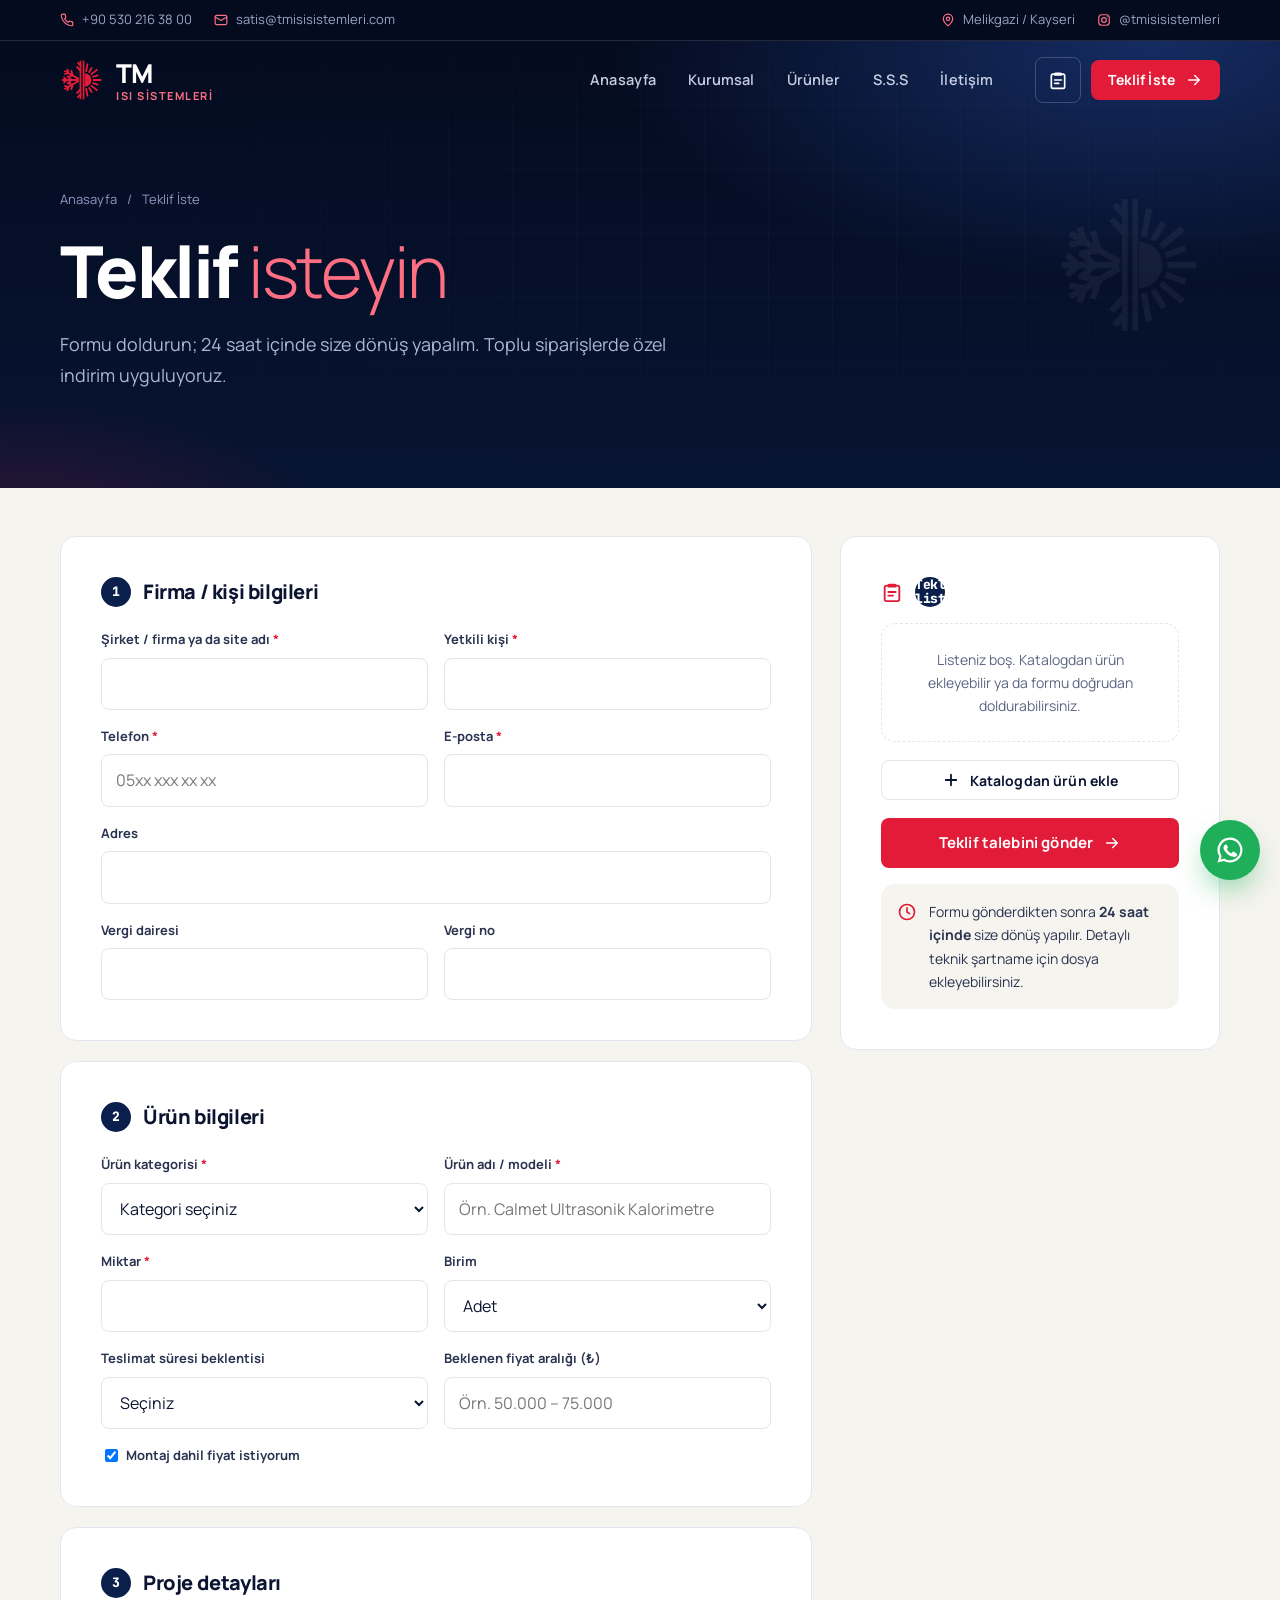
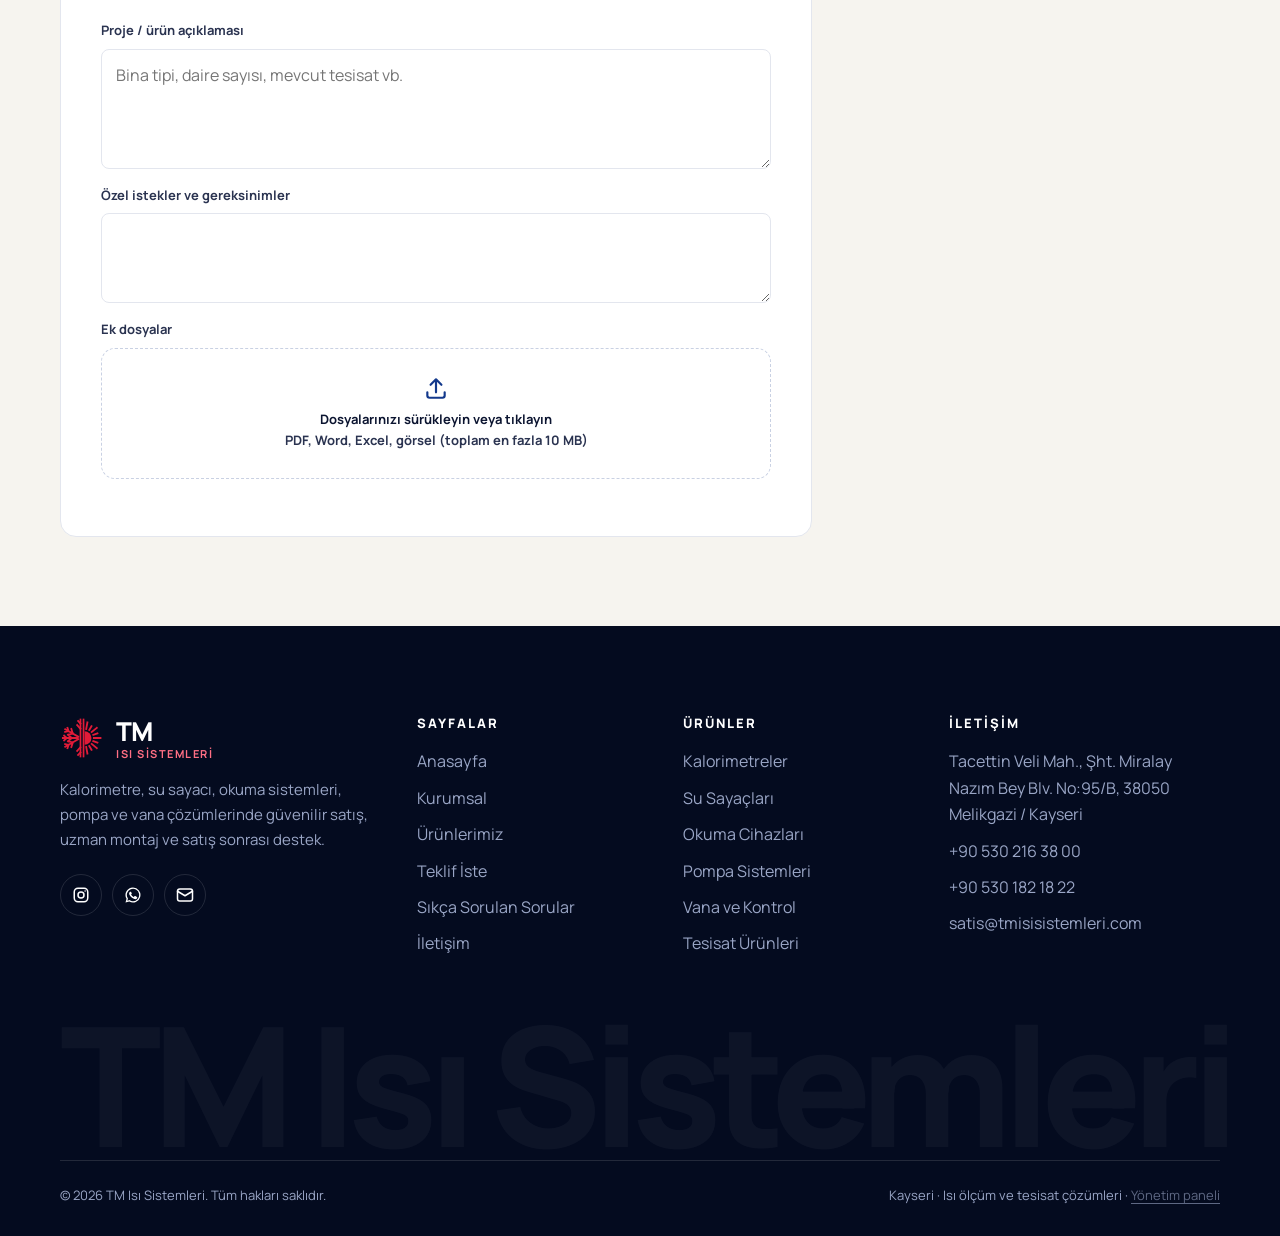
<file: teklif.html>
<!doctype html>
<html lang="tr">
<head>
<meta charset="utf-8">
<meta name="viewport" content="width=device-width, initial-scale=1, viewport-fit=cover">
<title>Teklif İste — TM Isı Sistemleri</title>
<meta name="description" content="Kalorimetre, su sayacı, pompa ve vana ihtiyacınız için teklif isteyin. 24 saat içinde dönüş, toplu siparişlerde özel fiyat.">
<meta name="theme-color" content="#071433">
<meta property="og:title" content="Teklif İste — TM Isı Sistemleri">
<meta property="og:description" content="Kalorimetre, su sayacı, pompa ve vana ihtiyacınız için teklif isteyin. 24 saat içinde dönüş, toplu siparişlerde özel fiyat.">
<meta property="og:type" content="website">
<meta property="og:locale" content="tr_TR">
<link rel="icon" href="assets/img/favicon.svg" type="image/svg+xml">
<link rel="preconnect" href="https://fonts.googleapis.com">
<link rel="preconnect" href="https://fonts.gstatic.com" crossorigin>
<link href="https://fonts.googleapis.com/css2?family=JetBrains+Mono:wght@500;600&family=Manrope:wght@300;400;500;600;700;800&display=swap" rel="stylesheet">
<link rel="stylesheet" href="assets/css/style.css?v=1793162514">
<script>document.documentElement.classList.add('js');try{var d=document.documentElement,rm=matchMedia('(prefers-reduced-motion: reduce)').matches;if(sessionStorage.getItem('tm_pt')){if(!rm)d.classList.add('pt-enter')}else if(!sessionStorage.getItem('tm_intro')){if(!rm)d.classList.add('pt-intro')}sessionStorage.setItem('tm_intro','1');sessionStorage.removeItem('tm_pt')}catch(e){}</script>
<script type="application/ld+json">{"@context":"https://schema.org","@type":"LocalBusiness","name":"TM Isı Sistemleri","image":"assets/img/favicon.svg","telephone":"+905302163800","email":"satis@tmisisistemleri.com","url":"https://kalorimetre.net","address":{"@type":"PostalAddress","streetAddress":"Tacettin Veli Mah., Şht. Miralay Nazım Bey Blv. No:95/B","addressLocality":"Melikgazi","addressRegion":"Kayseri","postalCode":"38050","addressCountry":"TR"},"sameAs":["https://www.instagram.com/tmisisistemleri/"]}</script>
</head>
<body data-page="teklif">
<svg width="0" height="0" style="position:absolute" aria-hidden="true"><symbol id="i-mark" viewBox="0 0 100 100"><g fill="none" stroke="currentColor" stroke-width="4.2" stroke-linecap="square"><path d="M41.3 47.0L11.9 30.0 M29.2 40.0L25.8 29.5 M29.2 40.0L18.4 42.3 M19.5 34.4L17.0 26.8 M19.5 34.4L11.7 36.1 M40.5 50.0L6.5 50.0 M26.5 50.0L18.3 42.6 M26.5 50.0L18.3 57.4 M15.3 50.0L9.4 44.6 M15.3 50.0L9.4 55.4 M41.3 53.0L11.9 70.0 M29.2 60.0L18.4 57.7 M29.2 60.0L25.8 70.5 M19.5 65.6L11.7 63.9 M19.5 65.6L17.0 73.2 M46.5 29.0L39.1 20.8 M46.5 17.2L41.1 11.3 M46.5 71.0L39.1 79.2 M46.5 82.8L41.1 88.7"/><path class="sun-rays" d="M59.6 29.3L62.3 14.5 M66.5 31.8L71.5 23.2 M72.1 36.5L83.6 26.9 M75.7 42.8L85.1 39.4 M77.0 50.0L92.0 50.0 M75.7 57.2L85.1 60.6 M72.1 63.5L83.6 73.1 M66.5 68.2L71.5 76.8 M59.6 70.7L62.3 85.5"/></g><rect x="44.6" y="6" width="3.8" height="88" fill="currentColor"/><rect x="51.6" y="6" width="3.8" height="88" fill="currentColor"/><path d="M56 34.5a15.5 15.5 0 0 1 0 31z" fill="currentColor"/></symbol><symbol id="i-phone" viewBox="0 0 24 24"><path fill="none" stroke="currentColor" stroke-width="2" stroke-linecap="round" stroke-linejoin="round" d="M22 16.9v3a2 2 0 0 1-2.2 2 19.8 19.8 0 0 1-8.6-3.1 19.5 19.5 0 0 1-6-6A19.8 19.8 0 0 1 2.1 4.2 2 2 0 0 1 4.1 2h3a2 2 0 0 1 2 1.7c.1.9.4 1.8.7 2.7a2 2 0 0 1-.5 2.1L8 9.8a16 16 0 0 0 6 6l1.3-1.3a2 2 0 0 1 2.1-.4c.9.3 1.8.6 2.7.7a2 2 0 0 1 1.7 2z"/></symbol>
<symbol id="i-mail" viewBox="0 0 24 24"><g fill="none" stroke="currentColor" stroke-width="2" stroke-linecap="round" stroke-linejoin="round"><rect x="2" y="4" width="20" height="16" rx="3"/><path d="m22 7-10 6L2 7"/></g></symbol>
<symbol id="i-pin" viewBox="0 0 24 24"><g fill="none" stroke="currentColor" stroke-width="2" stroke-linecap="round" stroke-linejoin="round"><path d="M20 10c0 6-8 12-8 12S4 16 4 10a8 8 0 0 1 16 0z"/><circle cx="12" cy="10" r="3"/></g></symbol>
<symbol id="i-arrow" viewBox="0 0 24 24"><path fill="none" stroke="currentColor" stroke-width="2" stroke-linecap="round" stroke-linejoin="round" d="M5 12h14M13 6l6 6-6 6"/></symbol>
<symbol id="i-left" viewBox="0 0 24 24"><path fill="none" stroke="currentColor" stroke-width="2" stroke-linecap="round" stroke-linejoin="round" d="M19 12H5M11 6l-6 6 6 6"/></symbol>
<symbol id="i-plus" viewBox="0 0 24 24"><path fill="none" stroke="currentColor" stroke-width="2.4" stroke-linecap="round" d="M12 5v14M5 12h14"/></symbol>
<symbol id="i-check" viewBox="0 0 24 24"><path fill="none" stroke="currentColor" stroke-width="2.6" stroke-linecap="round" stroke-linejoin="round" d="M5 12.5l4.5 4.5L19 7.5"/></symbol>
<symbol id="i-menu" viewBox="0 0 24 24"><path fill="none" stroke="currentColor" stroke-width="2" stroke-linecap="round" d="M4 8h16M4 16h10"/></symbol>
<symbol id="i-close" viewBox="0 0 24 24"><path fill="none" stroke="currentColor" stroke-width="2.2" stroke-linecap="round" d="M6 6l12 12M18 6 6 18"/></symbol>
<symbol id="i-search" viewBox="0 0 24 24"><g fill="none" stroke="currentColor" stroke-width="2" stroke-linecap="round"><circle cx="11" cy="11" r="7"/><path d="m20 20-3.5-3.5"/></g></symbol>
<symbol id="i-filter" viewBox="0 0 24 24"><path fill="none" stroke="currentColor" stroke-width="2" stroke-linecap="round" d="M4 6h16M7 12h10M10 18h4"/></symbol>
<symbol id="i-list" viewBox="0 0 24 24"><g fill="none" stroke="currentColor" stroke-width="2" stroke-linecap="round" stroke-linejoin="round"><path d="M9 4h6a1 1 0 0 1 1 1v1H8V5a1 1 0 0 1 1-1z"/><path d="M16 5h2a2 2 0 0 1 2 2v13a2 2 0 0 1-2 2H6a2 2 0 0 1-2-2V7a2 2 0 0 1 2-2h2"/><path d="M8 12h8M8 16h5"/></g></symbol>
<symbol id="i-shield" viewBox="0 0 24 24"><g fill="none" stroke="currentColor" stroke-width="2" stroke-linecap="round" stroke-linejoin="round"><path d="M12 22s8-4 8-10V5l-8-3-8 3v7c0 6 8 10 8 10z"/><path d="m9 12 2 2 4-4"/></g></symbol>
<symbol id="i-tool" viewBox="0 0 24 24"><path fill="none" stroke="currentColor" stroke-width="2" stroke-linecap="round" stroke-linejoin="round" d="M14.7 6.3a1 1 0 0 0 0 1.4l1.6 1.6a1 1 0 0 0 1.4 0l3.8-3.8a6 6 0 0 1-7.9 7.9l-6.9 6.9a2.1 2.1 0 0 1-3-3l6.9-6.9a6 6 0 0 1 7.9-7.9z"/></symbol>
<symbol id="i-headset" viewBox="0 0 24 24"><g fill="none" stroke="currentColor" stroke-width="2" stroke-linecap="round" stroke-linejoin="round"><path d="M3 14v-2a9 9 0 0 1 18 0v2"/><path d="M21 15a2 2 0 0 1-2 2h-1v-6h1a2 2 0 0 1 2 2zM3 15a2 2 0 0 0 2 2h1v-6H5a2 2 0 0 0-2 2z"/><path d="M18 17v1a3 3 0 0 1-3 3h-3"/></g></symbol>
<symbol id="i-search-pin" viewBox="0 0 24 24"><g fill="none" stroke="currentColor" stroke-width="2" stroke-linecap="round" stroke-linejoin="round"><path d="M3 21V9l9-6 9 6v12"/><circle cx="12" cy="13" r="3"/><path d="m14.2 15.2 2.3 2.3"/></g></symbol>
<symbol id="i-doc" viewBox="0 0 24 24"><g fill="none" stroke="currentColor" stroke-width="2" stroke-linecap="round" stroke-linejoin="round"><path d="M14 2H6a2 2 0 0 0-2 2v16a2 2 0 0 0 2 2h12a2 2 0 0 0 2-2V8z"/><path d="M14 2v6h6M8 13h8M8 17h5"/></g></symbol>
<symbol id="i-gauge" viewBox="0 0 24 24"><g fill="none" stroke="currentColor" stroke-width="2" stroke-linecap="round"><path d="M12 14l4-4"/><path d="M3.3 19a10 10 0 1 1 17.4 0"/></g></symbol>
<symbol id="i-clock" viewBox="0 0 24 24"><g fill="none" stroke="currentColor" stroke-width="2" stroke-linecap="round"><circle cx="12" cy="12" r="9"/><path d="M12 7v5l3 2"/></g></symbol>
<symbol id="i-info" viewBox="0 0 24 24"><g fill="none" stroke="currentColor" stroke-width="2" stroke-linecap="round"><circle cx="12" cy="12" r="9"/><path d="M12 11v5M12 8h.01"/></g></symbol>
<symbol id="i-copy" viewBox="0 0 24 24"><g fill="none" stroke="currentColor" stroke-width="2" stroke-linecap="round" stroke-linejoin="round"><rect x="9" y="9" width="12" height="12" rx="2"/><path d="M5 15H4a1 1 0 0 1-1-1V4a1 1 0 0 1 1-1h10a1 1 0 0 1 1 1v1"/></g></symbol>
<symbol id="i-upload" viewBox="0 0 24 24"><path fill="none" stroke="currentColor" stroke-width="2" stroke-linecap="round" stroke-linejoin="round" d="M12 16V4M7 9l5-5 5 5M4 16v3a2 2 0 0 0 2 2h12a2 2 0 0 0 2-2v-3"/></symbol>
<symbol id="i-wa" viewBox="0 0 24 24"><path fill="currentColor" d="M12 2a10 10 0 0 0-8.6 15.1L2 22l5-1.3A10 10 0 1 0 12 2zm0 18.2c-1.5 0-3-.4-4.2-1.2l-.3-.2-3 .8.8-2.9-.2-.3A8.2 8.2 0 1 1 12 20.2zm4.5-6.1c-.2-.1-1.5-.7-1.7-.8-.2-.1-.4-.1-.6.1l-.8 1c-.1.2-.3.2-.5.1a6.7 6.7 0 0 1-3.3-2.9c-.3-.4.2-.4.7-1.4.1-.2 0-.3 0-.4l-.8-1.8c-.2-.5-.4-.4-.6-.4h-.5a1 1 0 0 0-.7.3c-.2.3-.9.9-.9 2.2s1 2.6 1.1 2.7c.1.2 1.9 2.9 4.6 4 1.7.7 2.4.8 3.2.7.5-.1 1.5-.6 1.8-1.2.2-.6.2-1.1.1-1.2l-.4-.2z"/></symbol>
<symbol id="i-ig" viewBox="0 0 24 24"><g fill="none" stroke="currentColor" stroke-width="2"><rect x="3" y="3" width="18" height="18" rx="5"/><circle cx="12" cy="12" r="4"/><circle cx="17.5" cy="6.5" r="1" fill="currentColor" stroke="none"/></g></symbol>
</svg>

<div class="pt" aria-hidden="true">
  <div class="pt__panel"></div>
  <div class="pt__stage">
    <div class="pt__logo">
      <div class="pt__mark"><svg class="pt__layer" style="--z:10"><use href="#i-mark"/></svg><svg class="pt__layer" style="--z:9"><use href="#i-mark"/></svg><svg class="pt__layer" style="--z:8"><use href="#i-mark"/></svg><svg class="pt__layer" style="--z:7"><use href="#i-mark"/></svg><svg class="pt__layer" style="--z:6"><use href="#i-mark"/></svg><svg class="pt__layer" style="--z:5"><use href="#i-mark"/></svg><svg class="pt__layer" style="--z:4"><use href="#i-mark"/></svg><svg class="pt__layer" style="--z:3"><use href="#i-mark"/></svg><svg class="pt__layer" style="--z:2"><use href="#i-mark"/></svg><svg class="pt__layer" style="--z:1"><use href="#i-mark"/></svg><svg class="pt__layer" style="--z:0"><use href="#i-mark"/></svg></div>
      <div class="pt__word"><span class="pt__tm">TM</span><span class="pt__sub">Isı Sistemleri</span></div>
    </div>
  </div>
</div>

<div class="topbar">
  <div class="wrap">
    <div class="topbar__l">
      <a href="tel:+905302163800"><svg><use href="#i-phone"/></svg>+90 530 216 38 00</a>
      <a href="mailto:satis@tmisisistemleri.com"><svg><use href="#i-mail"/></svg>satis@tmisisistemleri.com</a>
    </div>
    <div class="topbar__r">
      <a href="iletisim.html#harita"><svg><use href="#i-pin"/></svg>Melikgazi / Kayseri</a>
      <a href="https://www.instagram.com/tmisisistemleri/" target="_blank" rel="noopener"><svg><use href="#i-ig"/></svg>@tmisisistemleri</a>
    </div>
  </div>
</div>

<header class="header" id="top">
  <div class="wrap">
    <a class="brand" href="index.html" aria-label="TM Isı Sistemleri — Anasayfa">
      <svg class="brand__mark mark" style="color:#E11B38"><use href="#i-mark"/></svg>
      <span class="brand__txt"><span class="brand__tm">TM</span><span class="brand__sub">Isı Sistemleri</span></span>
    </a>
    <nav class="nav" aria-label="Ana menü">
      <a href="index.html" >Anasayfa</a>
      <a href="kurumsal.html" >Kurumsal</a>
      <a href="urunler.html" >Ürünler</a>
      <a href="sss.html" >S.S.S</a>
      <a href="iletisim.html" >İletişim</a>
    </nav>
    <div class="header__cta">
      <a class="cart-btn" href="teklif.html" aria-label="Teklif listesi"><svg><use href="#i-list"/></svg><span class="cart-btn__n" data-cart-n>0</span></a>
      <a class="btn btn--sm" href="teklif.html">Teklif İste <svg><use href="#i-arrow"/></svg></a>
      <button class="burger" type="button" aria-label="Menüyü aç" data-drawer-open><svg><use href="#i-menu"/></svg></button>
    </div>
  </div>
</header>

<div class="drawer" id="drawer" aria-hidden="true">
  <div class="drawer__top">
    <a class="brand" href="index.html"><svg class="brand__mark mark" style="color:#E11B38"><use href="#i-mark"/></svg><span class="brand__txt"><span class="brand__tm">TM</span><span class="brand__sub">Isı Sistemleri</span></span></a>
    <button class="burger" type="button" aria-label="Menüyü kapat" data-drawer-close><svg><use href="#i-close"/></svg></button>
  </div>
  <nav>
    <a href="index.html">Anasayfa <span>01</span></a>
    <a href="kurumsal.html">Kurumsal <span>02</span></a>
    <a href="urunler.html">Ürünler <span>03</span></a>
    <a href="teklif.html">Teklif İste <span>04</span></a>
    <a href="sss.html">S.S.S <span>05</span></a>
    <a href="iletisim.html">İletişim <span>06</span></a>
  </nav>
  <div class="drawer__foot">
    <a class="btn" href="tel:+905302163800"><svg><use href="#i-phone"/></svg> 0530 216 38 00</a>
    <a class="btn btn--wa" href="https://wa.me/905302163800" target="_blank" rel="noopener"><svg><use href="#i-wa"/></svg> WhatsApp</a>
  </div>
</div>

<main id="main">
<section class="page-hero">
  <div class="hero__grid-bg"></div>
  <svg class="page-hero__snow" aria-hidden="true"><use href="#i-mark"/></svg>
  <div class="wrap on-dark">
    <div class="crumbs"><a href="index.html">Anasayfa</a><span>/</span><span>Teklif İste</span></div>
    <h1 class="h-xl rv">Teklif <span class="serif">isteyin</span></h1>
    <p class="lead rv" style="--d:1">Formu doldurun; 24 saat içinde size dönüş yapalım. Toplu siparişlerde özel indirim uyguluyoruz.</p>
  </div>
</section>

<section class="sec--tight sec--ivory" style="padding-top:48px">
  <div class="wrap quote-layout">
    <form class="quote-form" id="quoteForm" novalidate data-form="teklif" enctype="multipart/form-data">
      <input type="text" name="website" tabindex="-1" autocomplete="off" style="position:absolute;left:-9999px" aria-hidden="true">
      <div class="panel rv">
        <h3><span>1</span>Firma / kişi bilgileri</h3>
        <div class="form-grid">
          <div class="field"><label for="f-firma">Şirket / firma ya da site adı <i>*</i></label><input id="f-firma" name="firma" required autocomplete="organization"></div>
          <div class="field"><label for="f-yetkili">Yetkili kişi <i>*</i></label><input id="f-yetkili" name="yetkili" required autocomplete="name"></div>
          <div class="field"><label for="f-tel">Telefon <i>*</i></label><input id="f-tel" name="telefon" type="tel" required autocomplete="tel" placeholder="05xx xxx xx xx"></div>
          <div class="field"><label for="f-mail">E-posta <i>*</i></label><input id="f-mail" name="eposta" type="email" required autocomplete="email"></div>
          <div class="field full"><label for="f-adres">Adres</label><input id="f-adres" name="adres" autocomplete="street-address"></div>
          <div class="field"><label for="f-vd">Vergi dairesi</label><input id="f-vd" name="vergi_dairesi"></div>
          <div class="field"><label for="f-vn">Vergi no</label><input id="f-vn" name="vergi_no" inputmode="numeric"></div>
        </div>
      </div>

      <div class="panel rv">
        <h3><span>2</span>Ürün bilgileri</h3>
        <div class="form-grid">
          <div class="field"><label for="f-kat">Ürün kategorisi <i>*</i></label>
            <select id="f-kat" name="kategori" required>
              <option value="">Kategori seçiniz</option>
              <option>Kalorimetre</option><option>Su Sayacı</option><option>Okuma Cihazları</option><option>Pompa Sistemleri</option><option>Vana ve Kontrol</option><option>Diğer Tesisat Ürünleri</option><option>Birden fazla kategori</option>
            </select></div>
          <div class="field"><label for="f-urun">Ürün adı / modeli <i>*</i></label><input id="f-urun" name="urun" required placeholder="Örn. Calmet Ultrasonik Kalorimetre"></div>
          <div class="field"><label for="f-miktar">Miktar <i>*</i></label><input id="f-miktar" name="miktar" type="number" min="1" required></div>
          <div class="field"><label for="f-birim">Birim</label><select id="f-birim" name="birim"><option>Adet</option><option>Set</option><option>Kg</option><option>Metre</option><option>m²</option><option>Litre</option></select></div>
          <div class="field"><label for="f-teslim">Teslimat süresi beklentisi</label><select id="f-teslim" name="teslimat"><option value="">Seçiniz</option><option>Acil (1-3 gün)</option><option>Hızlı (1 hafta)</option><option>Normal (2-4 hafta)</option><option>Esnek</option></select></div>
          <div class="field"><label for="f-fiyat">Beklenen fiyat aralığı (₺)</label><input id="f-fiyat" name="fiyat_araligi" placeholder="Örn. 50.000 – 75.000"></div>
          <div class="field full"><label><input type="checkbox" name="montaj" value="Evet" checked style="width:auto;min-height:0;margin-right:8px;vertical-align:-2px">Montaj dahil fiyat istiyorum</label></div>
        </div>
      </div>

      <div class="panel rv">
        <h3><span>3</span>Proje detayları</h3>
        <div class="form-grid">
          <div class="field full"><label for="f-acik">Proje / ürün açıklaması</label><textarea id="f-acik" name="aciklama" placeholder="Bina tipi, daire sayısı, mevcut tesisat vb."></textarea></div>
          <div class="field full"><label for="f-ozel">Özel istekler ve gereksinimler</label><textarea id="f-ozel" name="ozel" style="min-height:90px"></textarea></div>
          <div class="field full">
            <label>Ek dosyalar</label>
            <label class="drop" data-drop><svg style="width:26px;height:26px;margin:0 auto 8px;color:var(--navy)"><use href="#i-upload"/></svg><b>Dosyalarınızı sürükleyin veya tıklayın</b><br>PDF, Word, Excel, görsel (toplam en fazla 10 MB)<input type="file" name="dosyalar[]" multiple accept=".pdf,.doc,.docx,.xls,.xlsx,.jpg,.jpeg,.png,.webp" hidden data-files></label>
            <div class="chips" data-file-list style="margin-top:10px"></div>
          </div>
        </div>
      </div>
      <input type="hidden" name="liste" data-list-field>
    </form>

    <aside class="aside-sticky">
      <div class="panel rv" style="--d:1">
        <h3 style="margin-bottom:16px"><svg style="width:22px;height:22px;color:var(--red)"><use href="#i-list"/></svg>Teklif listeniz</h3>
        <div class="qlist" data-qlist></div>
        <a class="btn btn--ghost btn--sm btn--block" href="urunler.html" style="margin-bottom:18px"><svg><use href="#i-plus"/></svg> Katalogdan ürün ekle</a>
        <button class="btn btn--block" type="submit" form="quoteForm" data-submit>Teklif talebini gönder <svg><use href="#i-arrow"/></svg></button>
        <div class="note" style="margin-top:16px"><svg><use href="#i-clock"/></svg><span>Formu gönderdikten sonra <b>24 saat içinde</b> size dönüş yapılır. Detaylı teknik şartname için dosya ekleyebilirsiniz.</span></div>
      </div>
    </aside>
  </div>
</section>

<div class="modal" id="sentModal" role="dialog" aria-modal="true" aria-labelledby="sent-title">
  <div class="modal__bg" data-close></div>
  <div class="modal__box" style="grid-template-columns:1fr;width:min(560px,100%)">
    <button class="modal__close" type="button" aria-label="Kapat" data-close><svg><use href="#i-close"/></svg></button>
    <div class="modal__body sent" data-sent-body></div>
  </div>
</div>
</main>

<footer class="footer">
  <div class="wrap">
    <div class="footer__grid">
      <div>
        <a class="brand" href="index.html"><svg class="brand__mark mark" style="color:#E11B38"><use href="#i-mark"/></svg><span class="brand__txt"><span class="brand__tm">TM</span><span class="brand__sub">Isı Sistemleri</span></span></a>
        <p>Kalorimetre, su sayacı, okuma sistemleri, pompa ve vana çözümlerinde güvenilir satış, uzman montaj ve satış sonrası destek.</p>
        <div class="socials">
          <a href="https://www.instagram.com/tmisisistemleri/" target="_blank" rel="noopener" aria-label="Instagram"><svg><use href="#i-ig"/></svg></a>
          <a href="https://wa.me/905302163800" target="_blank" rel="noopener" aria-label="WhatsApp"><svg><use href="#i-wa"/></svg></a>
          <a href="mailto:satis@tmisisistemleri.com" aria-label="E-posta"><svg><use href="#i-mail"/></svg></a>
        </div>
      </div>
      <div>
        <h4>Sayfalar</h4>
        <ul>
          <li><a href="index.html">Anasayfa</a></li>
          <li><a href="kurumsal.html">Kurumsal</a></li>
          <li><a href="urunler.html">Ürünlerimiz</a></li>
          <li><a href="teklif.html">Teklif İste</a></li>
          <li><a href="sss.html">Sıkça Sorulan Sorular</a></li>
          <li><a href="iletisim.html">İletişim</a></li>
        </ul>
      </div>
      <div>
        <h4>Ürünler</h4>
        <ul>
          <li><a href="urunler.html?kat=kalorimetre">Kalorimetreler</a></li>
          <li><a href="urunler.html?kat=su-sayaci">Su Sayaçları</a></li>
          <li><a href="urunler.html?kat=okuma">Okuma Cihazları</a></li>
          <li><a href="urunler.html?kat=pompa">Pompa Sistemleri</a></li>
          <li><a href="urunler.html?kat=vana">Vana ve Kontrol</a></li>
          <li><a href="urunler.html?kat=tesisat">Tesisat Ürünleri</a></li>
        </ul>
      </div>
      <div>
        <h4>İletişim</h4>
        <ul>
          <li>Tacettin Veli Mah., Şht. Miralay Nazım Bey Blv. No:95/B, 38050 Melikgazi / Kayseri</li>
          <li><a href="tel:+905302163800">+90 530 216 38 00</a></li>
          <li><a href="tel:+905301821822">+90 530 182 18 22</a></li>
          <li><a href="mailto:satis@tmisisistemleri.com">satis@tmisisistemleri.com</a></li>
        </ul>
      </div>
    </div>
    <div class="footer__big" aria-hidden="true">TM Isı Sistemleri</div>
    <div class="footer__bottom">
      <span>© <span data-year>2026</span> TM Isı Sistemleri. Tüm hakları saklıdır.</span>
      <span>Kayseri · Isı ölçüm ve tesisat çözümleri · <a href="panel/" class="footer__admin">Yönetim paneli</a></span>
    </div>
  </div>
</footer>

<a class="wa-float" href="https://wa.me/905302163800?text=Merhaba%2C%20bilgi%20almak%20istiyorum." target="_blank" rel="noopener" aria-label="WhatsApp ile yazın"><svg><use href="#i-wa"/></svg></a>
<nav class="mbar" aria-label="Hızlı işlemler">
  <a href="tel:+905302163800"><svg><use href="#i-phone"/></svg><span>Ara</span></a>
  <a href="https://wa.me/905302163800?text=Merhaba%2C%20bilgi%20almak%20istiyorum." target="_blank" rel="noopener"><svg><use href="#i-wa"/></svg><span>WhatsApp</span></a>
  <a class="mbar__main" href="teklif.html"><svg><use href="#i-list"/></svg><span>Teklif İste</span><em data-cart-n>0</em></a>
</nav>
<div class="toast" role="status" aria-live="polite"><svg><use href="#i-check"/></svg><span></span></div>

<script src="assets/js/data.js?v=1793162514"></script>
<script src="assets/js/photos.js?v=1793162514"></script>
<script src="assets/js/store.js?v=1793162514"></script>
<script src="assets/js/content.js?v=1793162514"></script>
<script src="assets/js/app.js?v=1793162514"></script>
</body>
</html>
</file>
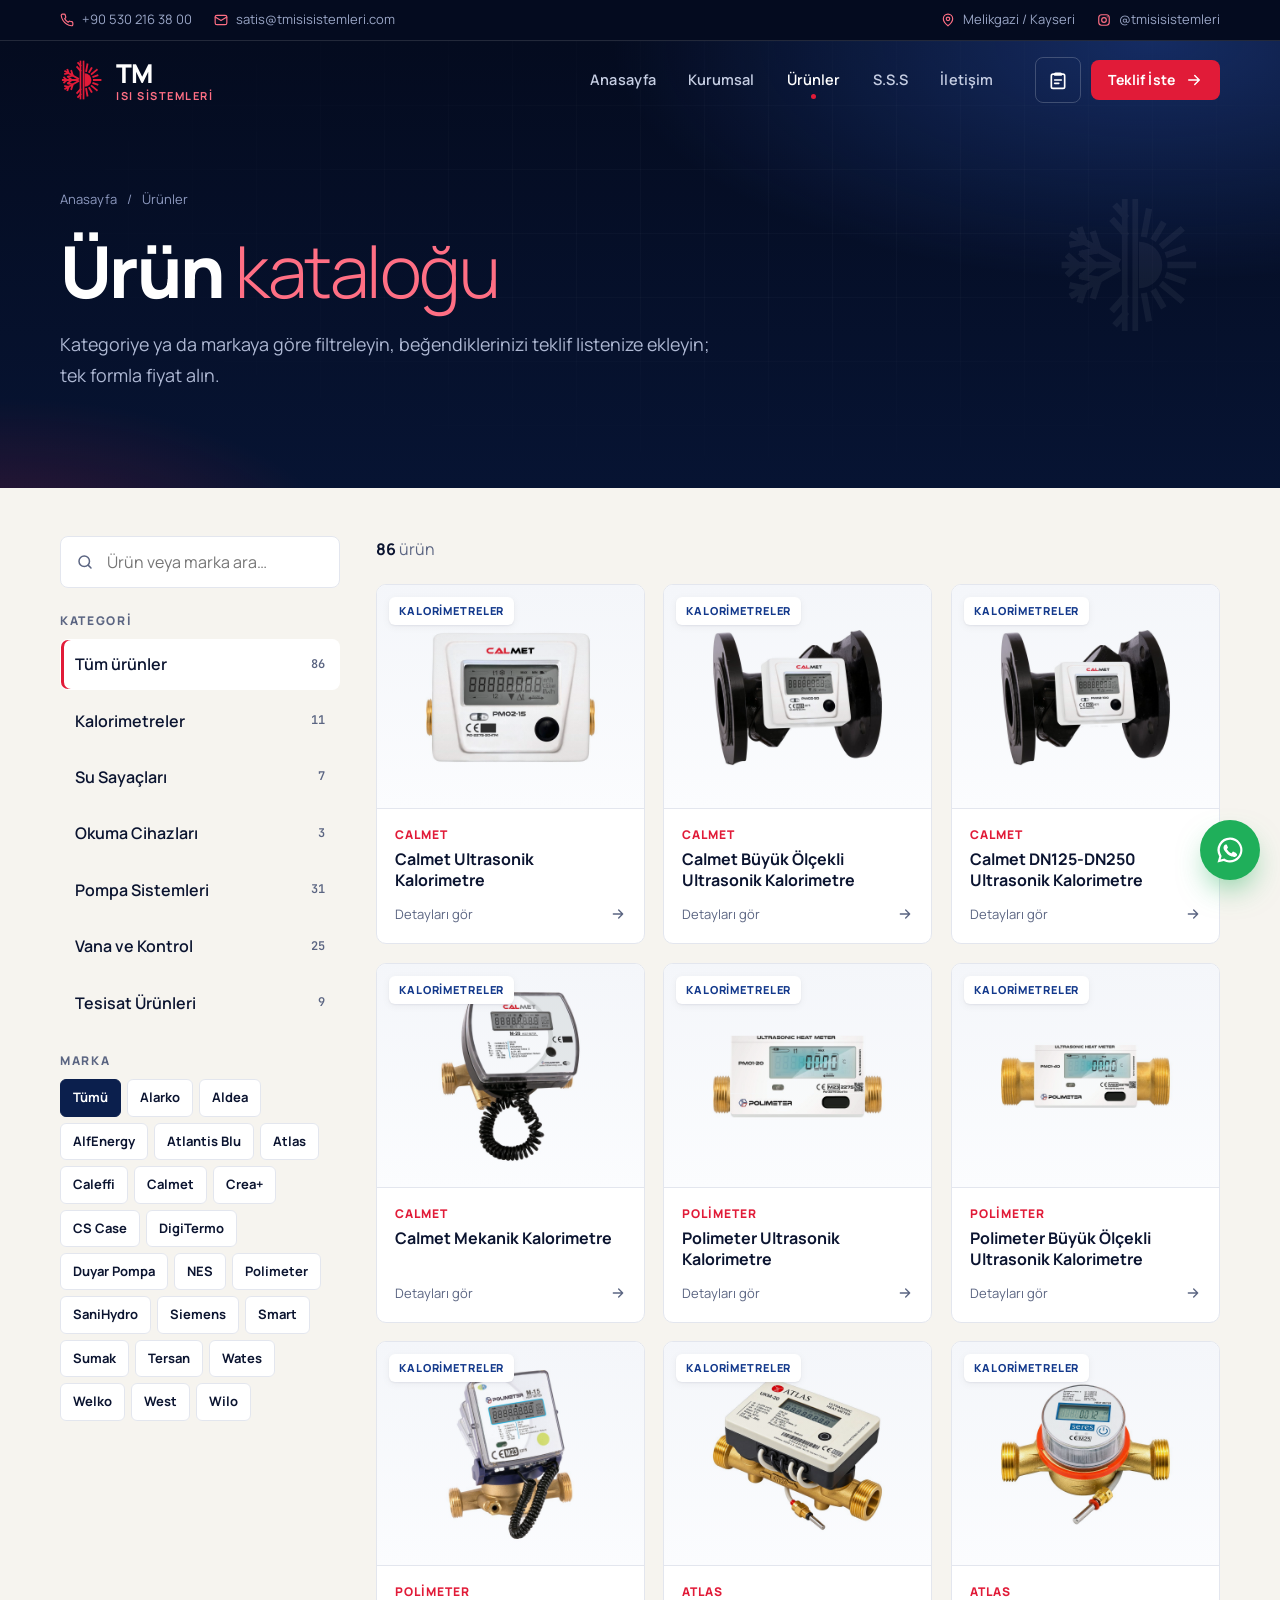
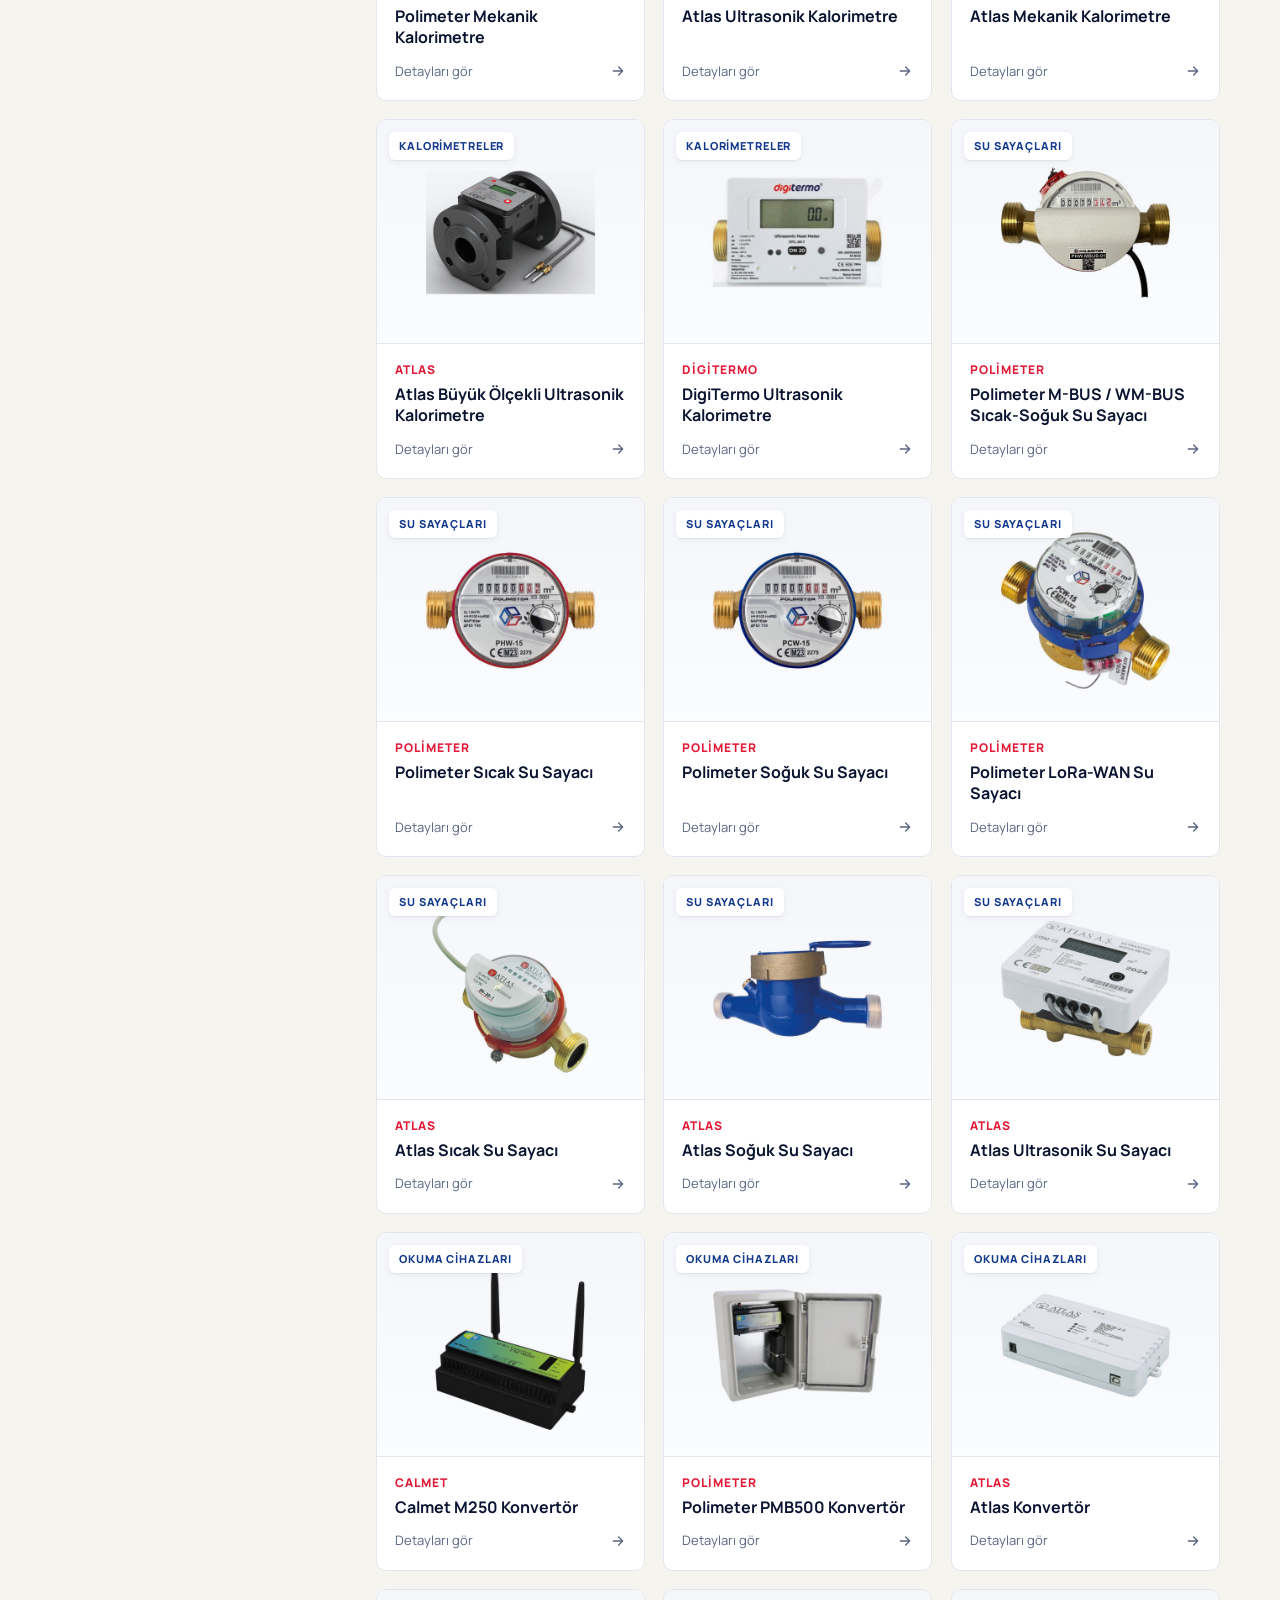
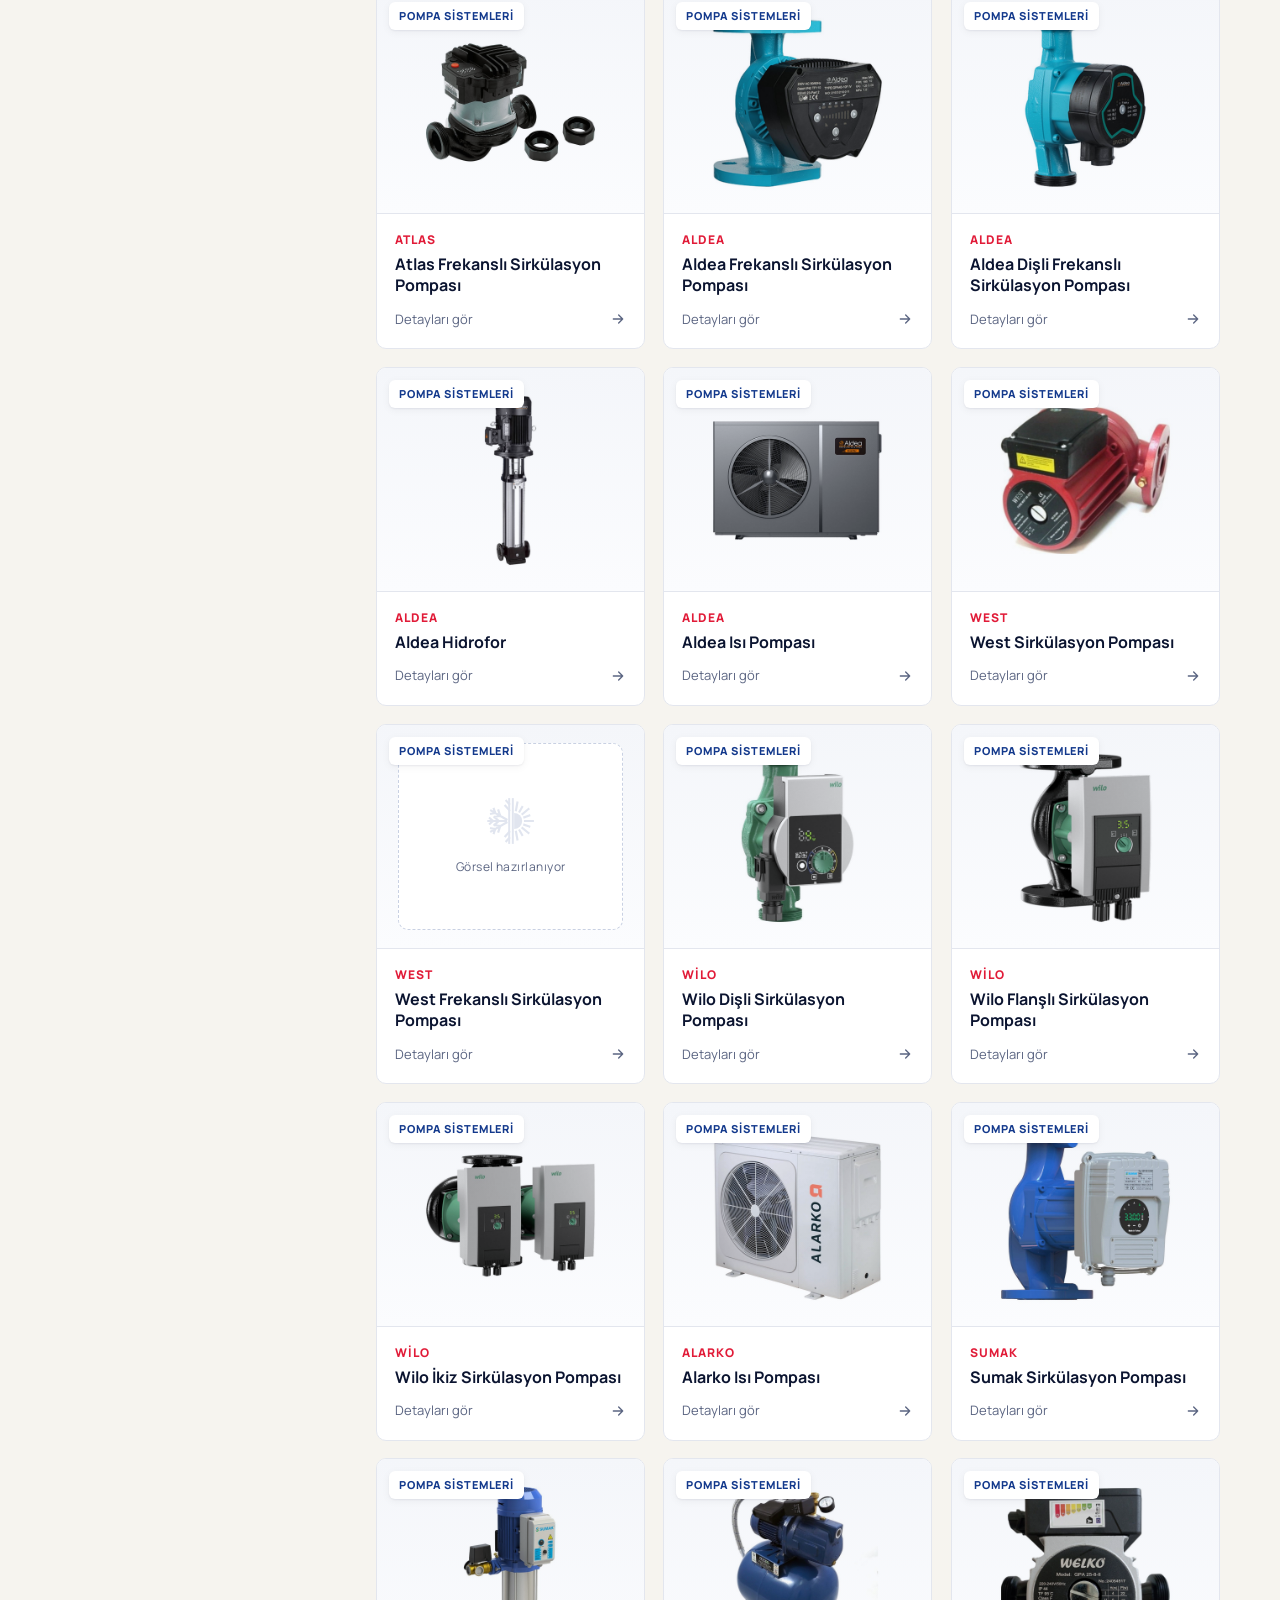
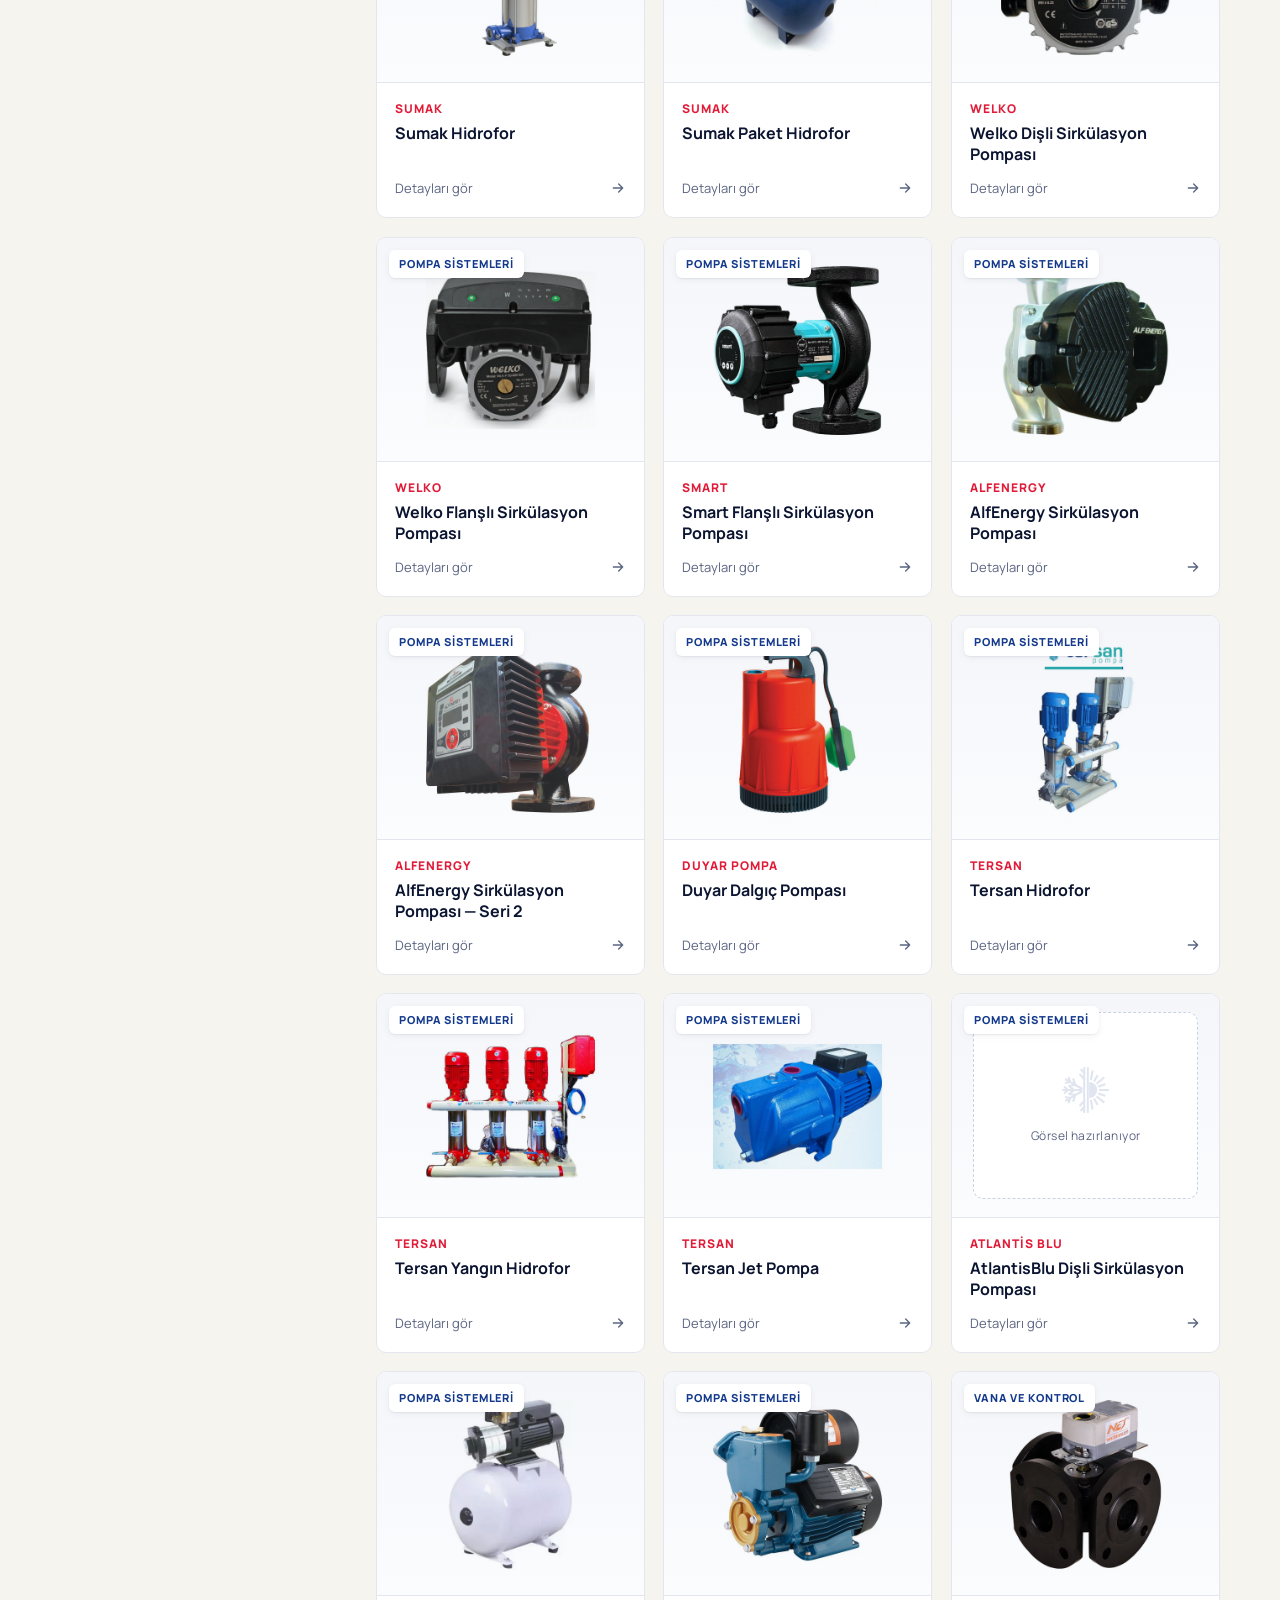
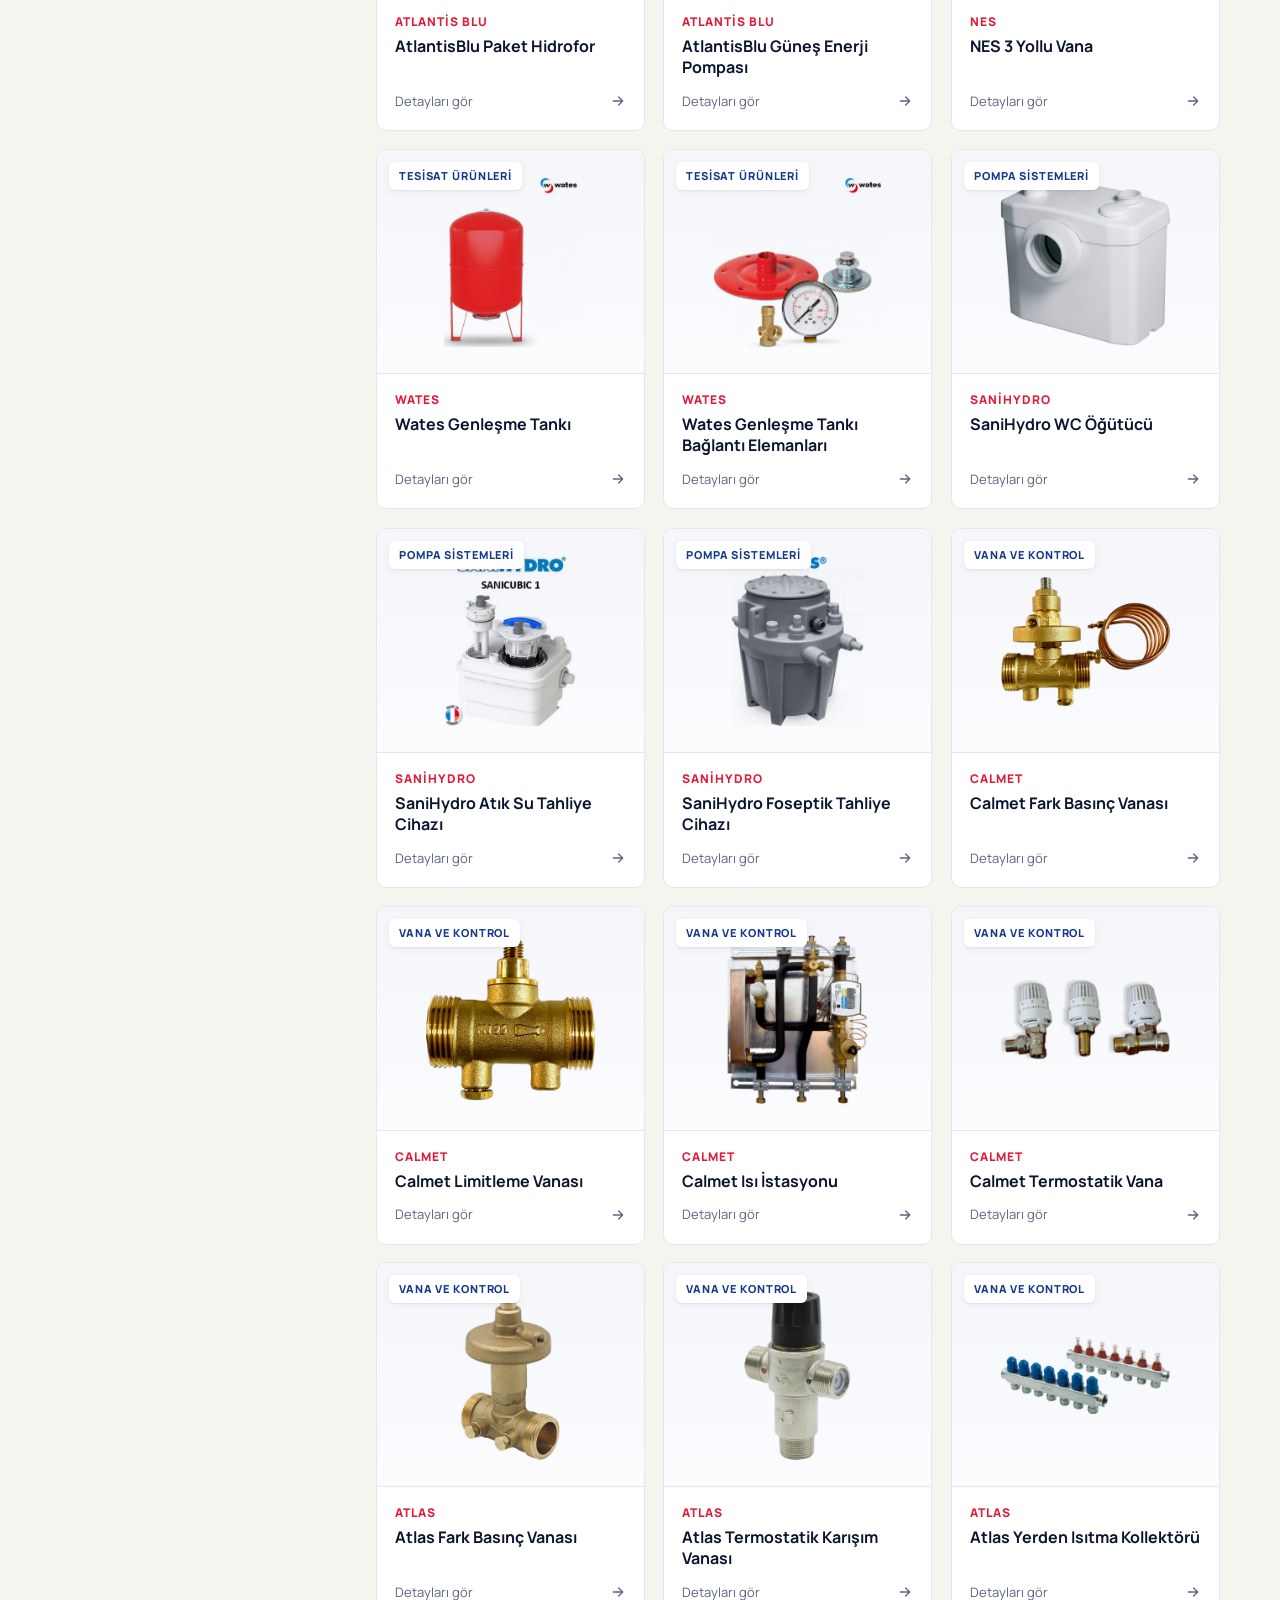
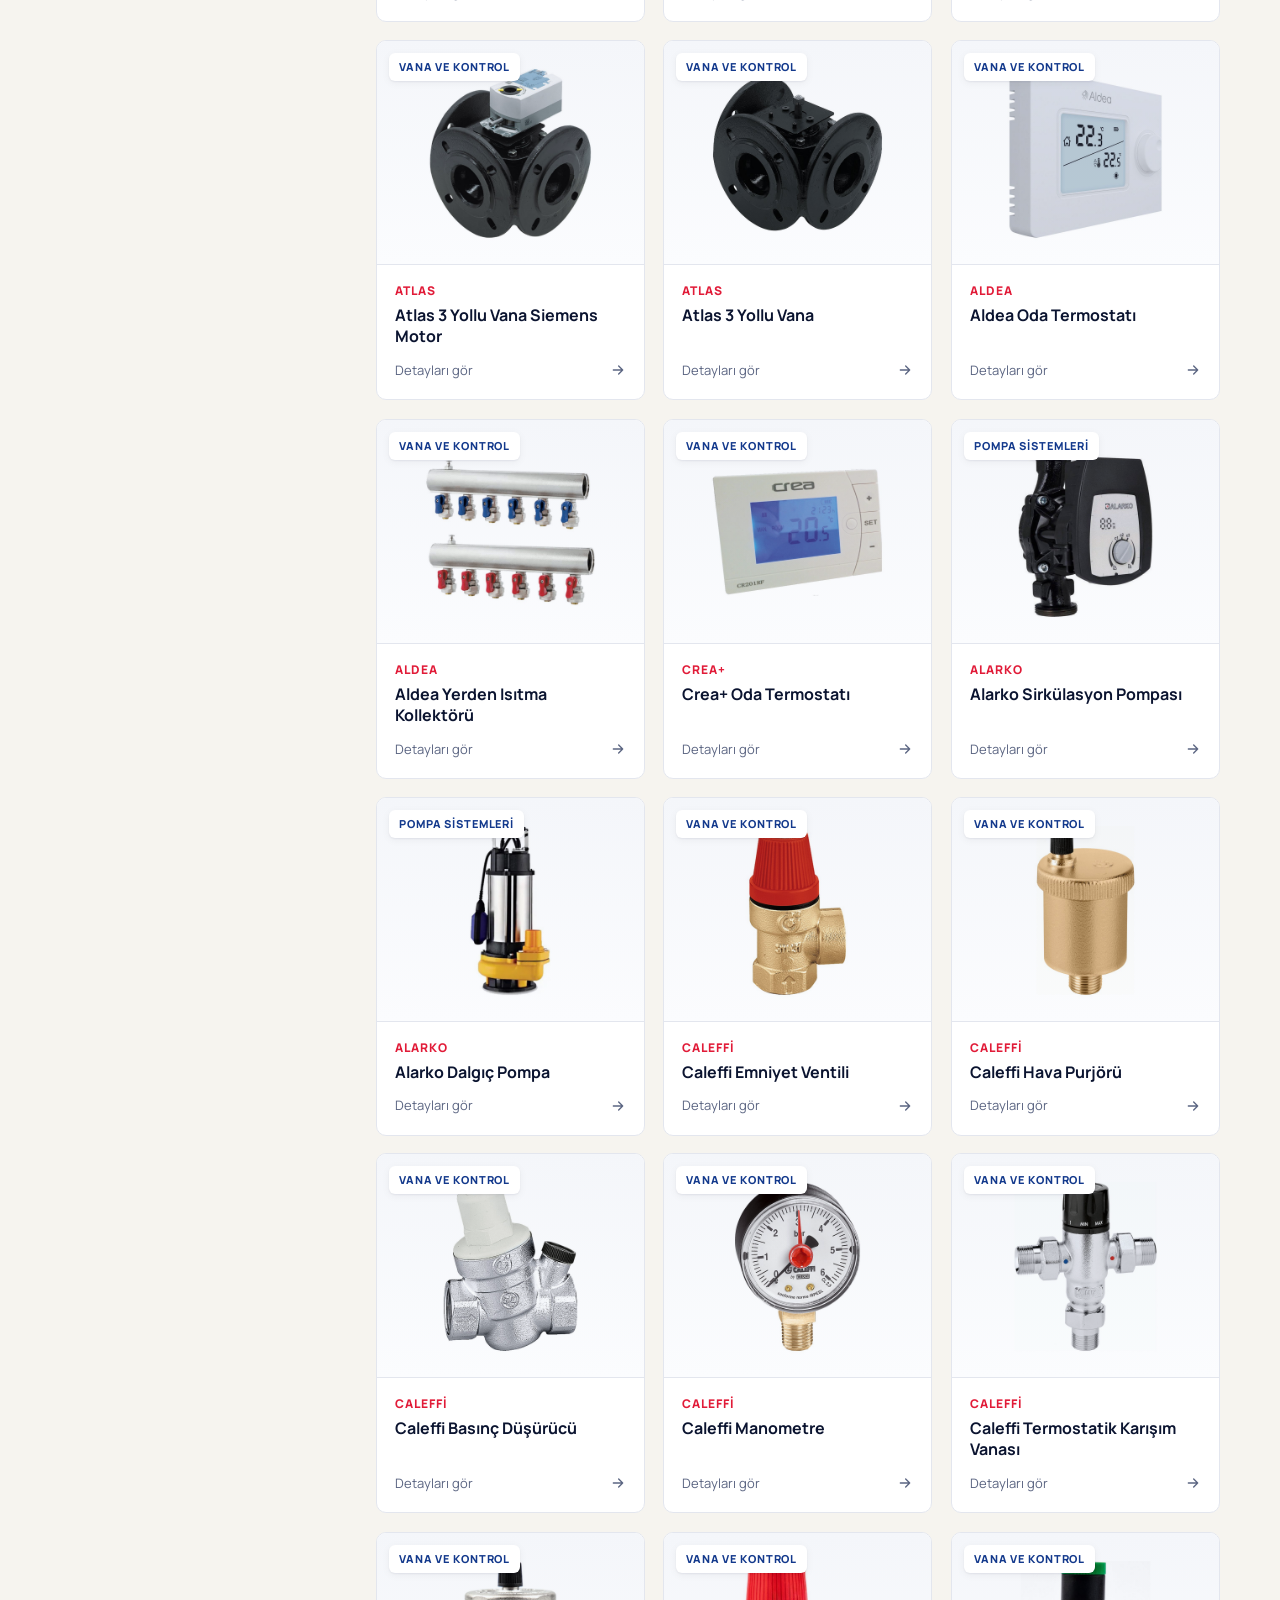
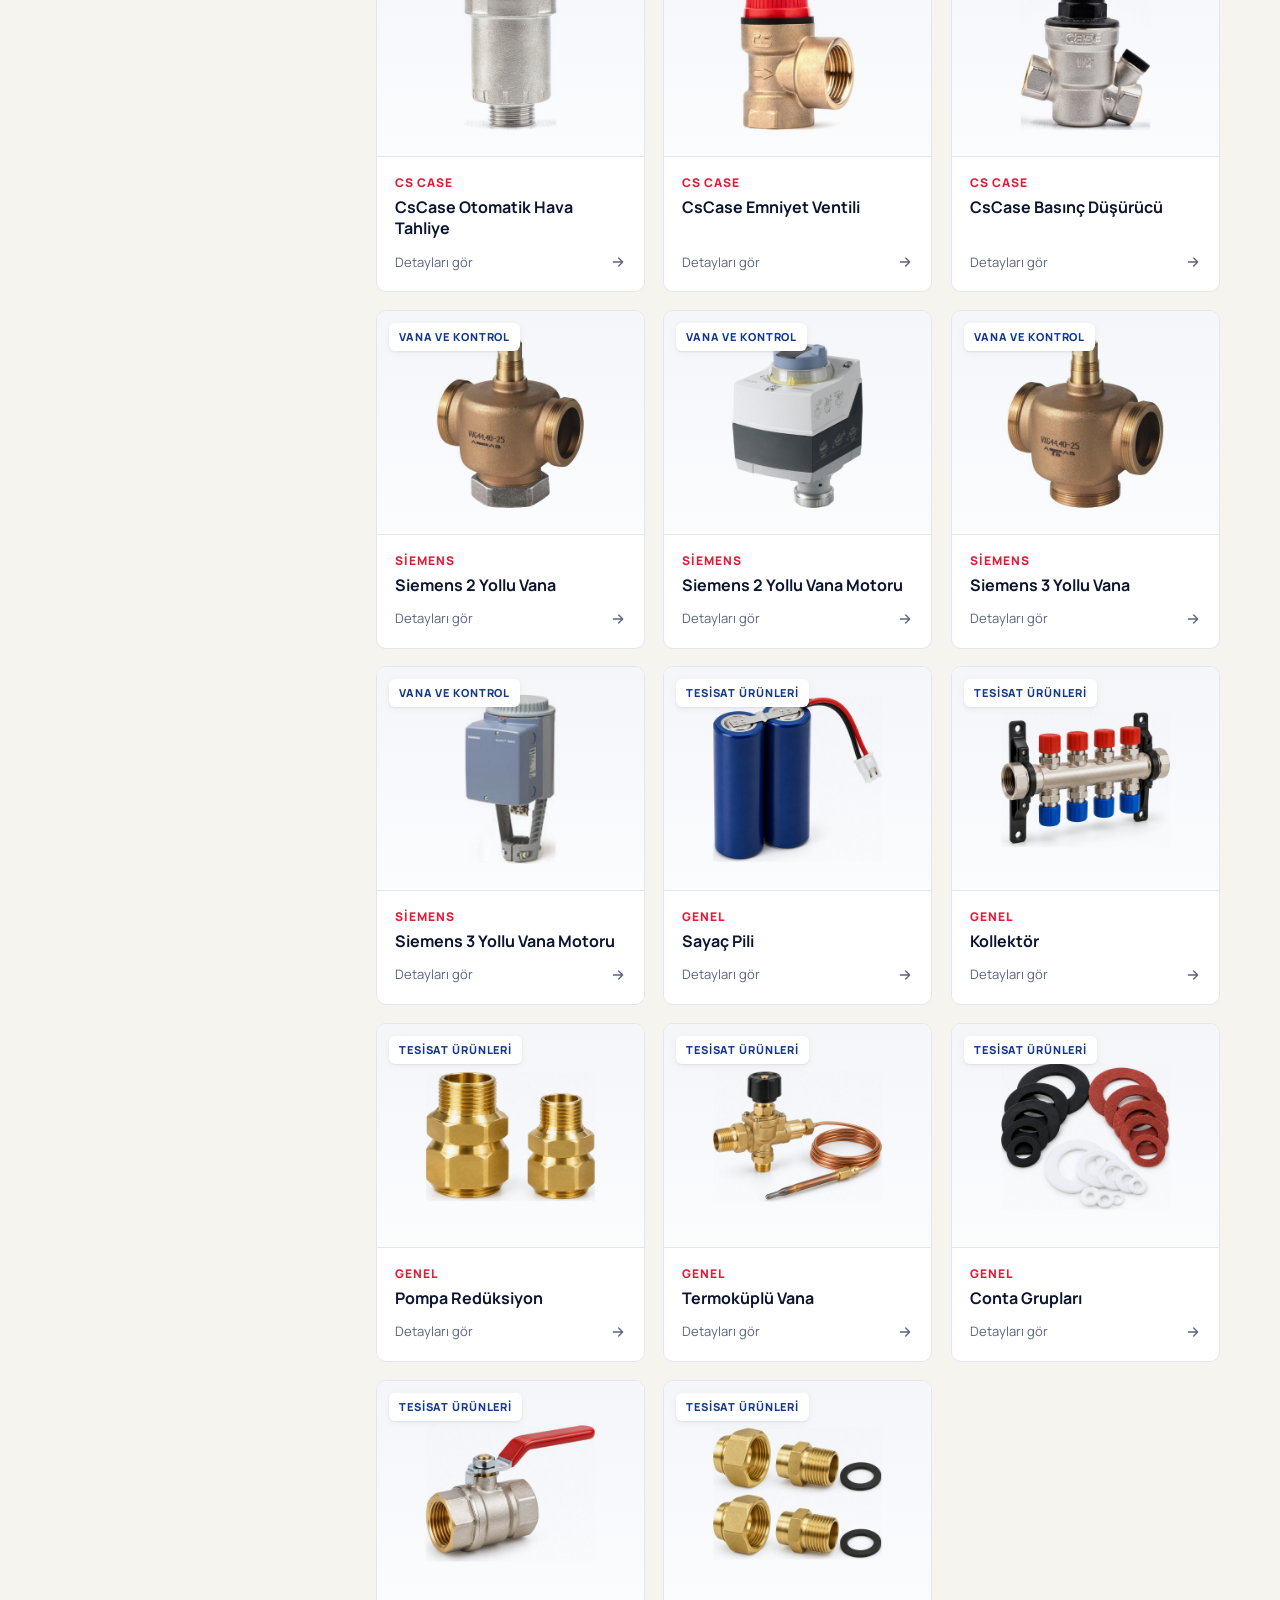
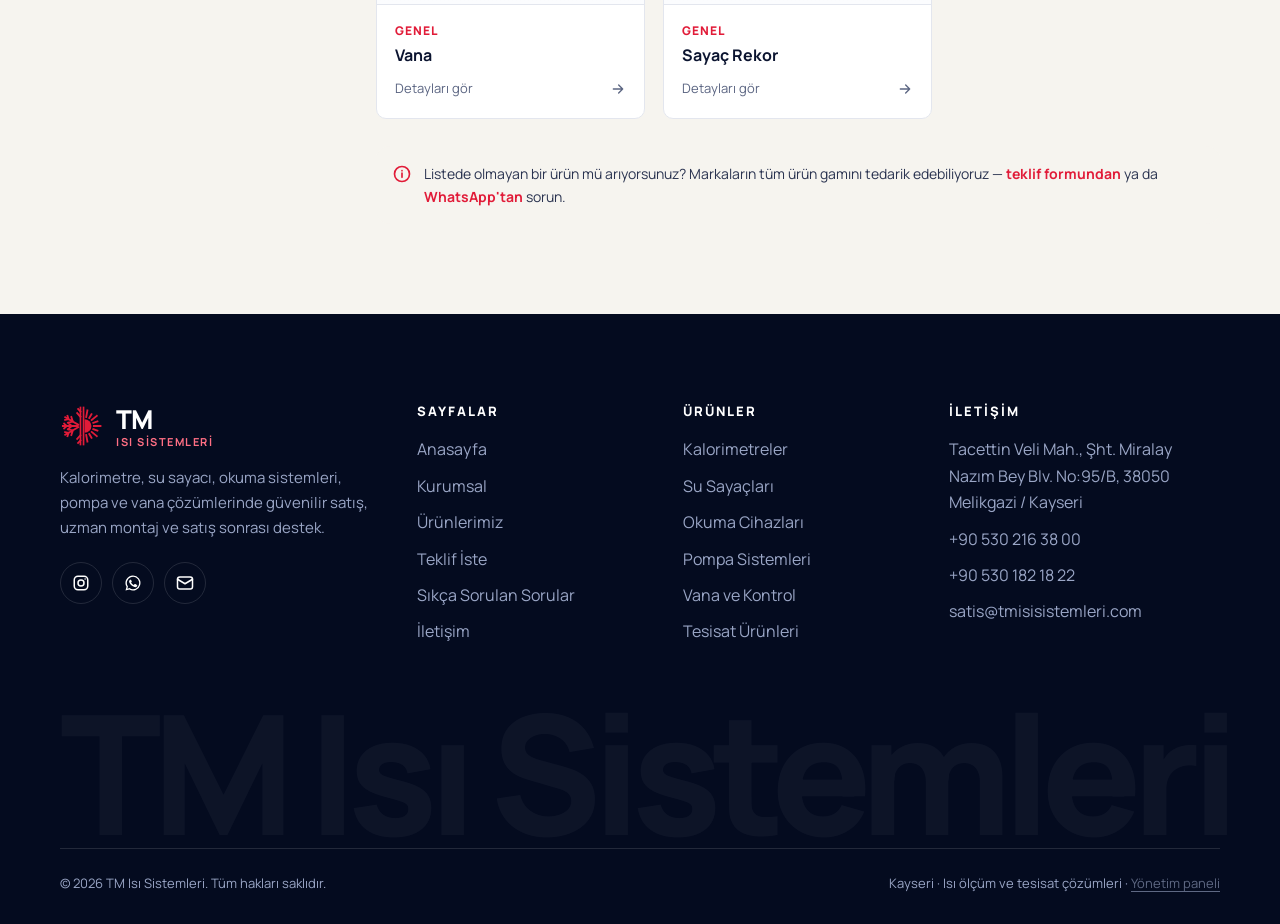
<file: urunler.html>
<!doctype html>
<html lang="tr">
<head>
<meta charset="utf-8">
<meta name="viewport" content="width=device-width, initial-scale=1, viewport-fit=cover">
<title>Ürünlerimiz — Kalorimetre, Su Sayacı, Pompa, Vana | TM Isı Sistemleri</title>
<meta name="description" content="Calmet, Polimeter, Atlas, DigiTermo, Wilo, Aldea, Caleffi, Siemens ve daha fazlası. Kalorimetre, su sayacı, okuma cihazı, pompa, vana ve tesisat ürünleri kataloğu.">
<meta name="theme-color" content="#071433">
<meta property="og:title" content="Ürünlerimiz — Kalorimetre, Su Sayacı, Pompa, Vana | TM Isı Sistemleri">
<meta property="og:description" content="Calmet, Polimeter, Atlas, DigiTermo, Wilo, Aldea, Caleffi, Siemens ve daha fazlası. Kalorimetre, su sayacı, okuma cihazı, pompa, vana ve tesisat ürünleri kataloğu.">
<meta property="og:type" content="website">
<meta property="og:locale" content="tr_TR">
<link rel="icon" href="assets/img/favicon.svg" type="image/svg+xml">
<link rel="preconnect" href="https://fonts.googleapis.com">
<link rel="preconnect" href="https://fonts.gstatic.com" crossorigin>
<link href="https://fonts.googleapis.com/css2?family=JetBrains+Mono:wght@500;600&family=Manrope:wght@300;400;500;600;700;800&display=swap" rel="stylesheet">
<link rel="stylesheet" href="assets/css/style.css?v=1793162514">
<script>document.documentElement.classList.add('js');try{var d=document.documentElement,rm=matchMedia('(prefers-reduced-motion: reduce)').matches;if(sessionStorage.getItem('tm_pt')){if(!rm)d.classList.add('pt-enter')}else if(!sessionStorage.getItem('tm_intro')){if(!rm)d.classList.add('pt-intro')}sessionStorage.setItem('tm_intro','1');sessionStorage.removeItem('tm_pt')}catch(e){}</script>
<script type="application/ld+json">{"@context":"https://schema.org","@type":"LocalBusiness","name":"TM Isı Sistemleri","image":"assets/img/favicon.svg","telephone":"+905302163800","email":"satis@tmisisistemleri.com","url":"https://kalorimetre.net","address":{"@type":"PostalAddress","streetAddress":"Tacettin Veli Mah., Şht. Miralay Nazım Bey Blv. No:95/B","addressLocality":"Melikgazi","addressRegion":"Kayseri","postalCode":"38050","addressCountry":"TR"},"sameAs":["https://www.instagram.com/tmisisistemleri/"]}</script>
</head>
<body data-page="urunler">
<svg width="0" height="0" style="position:absolute" aria-hidden="true"><symbol id="i-mark" viewBox="0 0 100 100"><g fill="none" stroke="currentColor" stroke-width="4.2" stroke-linecap="square"><path d="M41.3 47.0L11.9 30.0 M29.2 40.0L25.8 29.5 M29.2 40.0L18.4 42.3 M19.5 34.4L17.0 26.8 M19.5 34.4L11.7 36.1 M40.5 50.0L6.5 50.0 M26.5 50.0L18.3 42.6 M26.5 50.0L18.3 57.4 M15.3 50.0L9.4 44.6 M15.3 50.0L9.4 55.4 M41.3 53.0L11.9 70.0 M29.2 60.0L18.4 57.7 M29.2 60.0L25.8 70.5 M19.5 65.6L11.7 63.9 M19.5 65.6L17.0 73.2 M46.5 29.0L39.1 20.8 M46.5 17.2L41.1 11.3 M46.5 71.0L39.1 79.2 M46.5 82.8L41.1 88.7"/><path class="sun-rays" d="M59.6 29.3L62.3 14.5 M66.5 31.8L71.5 23.2 M72.1 36.5L83.6 26.9 M75.7 42.8L85.1 39.4 M77.0 50.0L92.0 50.0 M75.7 57.2L85.1 60.6 M72.1 63.5L83.6 73.1 M66.5 68.2L71.5 76.8 M59.6 70.7L62.3 85.5"/></g><rect x="44.6" y="6" width="3.8" height="88" fill="currentColor"/><rect x="51.6" y="6" width="3.8" height="88" fill="currentColor"/><path d="M56 34.5a15.5 15.5 0 0 1 0 31z" fill="currentColor"/></symbol><symbol id="i-phone" viewBox="0 0 24 24"><path fill="none" stroke="currentColor" stroke-width="2" stroke-linecap="round" stroke-linejoin="round" d="M22 16.9v3a2 2 0 0 1-2.2 2 19.8 19.8 0 0 1-8.6-3.1 19.5 19.5 0 0 1-6-6A19.8 19.8 0 0 1 2.1 4.2 2 2 0 0 1 4.1 2h3a2 2 0 0 1 2 1.7c.1.9.4 1.8.7 2.7a2 2 0 0 1-.5 2.1L8 9.8a16 16 0 0 0 6 6l1.3-1.3a2 2 0 0 1 2.1-.4c.9.3 1.8.6 2.7.7a2 2 0 0 1 1.7 2z"/></symbol>
<symbol id="i-mail" viewBox="0 0 24 24"><g fill="none" stroke="currentColor" stroke-width="2" stroke-linecap="round" stroke-linejoin="round"><rect x="2" y="4" width="20" height="16" rx="3"/><path d="m22 7-10 6L2 7"/></g></symbol>
<symbol id="i-pin" viewBox="0 0 24 24"><g fill="none" stroke="currentColor" stroke-width="2" stroke-linecap="round" stroke-linejoin="round"><path d="M20 10c0 6-8 12-8 12S4 16 4 10a8 8 0 0 1 16 0z"/><circle cx="12" cy="10" r="3"/></g></symbol>
<symbol id="i-arrow" viewBox="0 0 24 24"><path fill="none" stroke="currentColor" stroke-width="2" stroke-linecap="round" stroke-linejoin="round" d="M5 12h14M13 6l6 6-6 6"/></symbol>
<symbol id="i-left" viewBox="0 0 24 24"><path fill="none" stroke="currentColor" stroke-width="2" stroke-linecap="round" stroke-linejoin="round" d="M19 12H5M11 6l-6 6 6 6"/></symbol>
<symbol id="i-plus" viewBox="0 0 24 24"><path fill="none" stroke="currentColor" stroke-width="2.4" stroke-linecap="round" d="M12 5v14M5 12h14"/></symbol>
<symbol id="i-check" viewBox="0 0 24 24"><path fill="none" stroke="currentColor" stroke-width="2.6" stroke-linecap="round" stroke-linejoin="round" d="M5 12.5l4.5 4.5L19 7.5"/></symbol>
<symbol id="i-menu" viewBox="0 0 24 24"><path fill="none" stroke="currentColor" stroke-width="2" stroke-linecap="round" d="M4 8h16M4 16h10"/></symbol>
<symbol id="i-close" viewBox="0 0 24 24"><path fill="none" stroke="currentColor" stroke-width="2.2" stroke-linecap="round" d="M6 6l12 12M18 6 6 18"/></symbol>
<symbol id="i-search" viewBox="0 0 24 24"><g fill="none" stroke="currentColor" stroke-width="2" stroke-linecap="round"><circle cx="11" cy="11" r="7"/><path d="m20 20-3.5-3.5"/></g></symbol>
<symbol id="i-filter" viewBox="0 0 24 24"><path fill="none" stroke="currentColor" stroke-width="2" stroke-linecap="round" d="M4 6h16M7 12h10M10 18h4"/></symbol>
<symbol id="i-list" viewBox="0 0 24 24"><g fill="none" stroke="currentColor" stroke-width="2" stroke-linecap="round" stroke-linejoin="round"><path d="M9 4h6a1 1 0 0 1 1 1v1H8V5a1 1 0 0 1 1-1z"/><path d="M16 5h2a2 2 0 0 1 2 2v13a2 2 0 0 1-2 2H6a2 2 0 0 1-2-2V7a2 2 0 0 1 2-2h2"/><path d="M8 12h8M8 16h5"/></g></symbol>
<symbol id="i-shield" viewBox="0 0 24 24"><g fill="none" stroke="currentColor" stroke-width="2" stroke-linecap="round" stroke-linejoin="round"><path d="M12 22s8-4 8-10V5l-8-3-8 3v7c0 6 8 10 8 10z"/><path d="m9 12 2 2 4-4"/></g></symbol>
<symbol id="i-tool" viewBox="0 0 24 24"><path fill="none" stroke="currentColor" stroke-width="2" stroke-linecap="round" stroke-linejoin="round" d="M14.7 6.3a1 1 0 0 0 0 1.4l1.6 1.6a1 1 0 0 0 1.4 0l3.8-3.8a6 6 0 0 1-7.9 7.9l-6.9 6.9a2.1 2.1 0 0 1-3-3l6.9-6.9a6 6 0 0 1 7.9-7.9z"/></symbol>
<symbol id="i-headset" viewBox="0 0 24 24"><g fill="none" stroke="currentColor" stroke-width="2" stroke-linecap="round" stroke-linejoin="round"><path d="M3 14v-2a9 9 0 0 1 18 0v2"/><path d="M21 15a2 2 0 0 1-2 2h-1v-6h1a2 2 0 0 1 2 2zM3 15a2 2 0 0 0 2 2h1v-6H5a2 2 0 0 0-2 2z"/><path d="M18 17v1a3 3 0 0 1-3 3h-3"/></g></symbol>
<symbol id="i-search-pin" viewBox="0 0 24 24"><g fill="none" stroke="currentColor" stroke-width="2" stroke-linecap="round" stroke-linejoin="round"><path d="M3 21V9l9-6 9 6v12"/><circle cx="12" cy="13" r="3"/><path d="m14.2 15.2 2.3 2.3"/></g></symbol>
<symbol id="i-doc" viewBox="0 0 24 24"><g fill="none" stroke="currentColor" stroke-width="2" stroke-linecap="round" stroke-linejoin="round"><path d="M14 2H6a2 2 0 0 0-2 2v16a2 2 0 0 0 2 2h12a2 2 0 0 0 2-2V8z"/><path d="M14 2v6h6M8 13h8M8 17h5"/></g></symbol>
<symbol id="i-gauge" viewBox="0 0 24 24"><g fill="none" stroke="currentColor" stroke-width="2" stroke-linecap="round"><path d="M12 14l4-4"/><path d="M3.3 19a10 10 0 1 1 17.4 0"/></g></symbol>
<symbol id="i-clock" viewBox="0 0 24 24"><g fill="none" stroke="currentColor" stroke-width="2" stroke-linecap="round"><circle cx="12" cy="12" r="9"/><path d="M12 7v5l3 2"/></g></symbol>
<symbol id="i-info" viewBox="0 0 24 24"><g fill="none" stroke="currentColor" stroke-width="2" stroke-linecap="round"><circle cx="12" cy="12" r="9"/><path d="M12 11v5M12 8h.01"/></g></symbol>
<symbol id="i-copy" viewBox="0 0 24 24"><g fill="none" stroke="currentColor" stroke-width="2" stroke-linecap="round" stroke-linejoin="round"><rect x="9" y="9" width="12" height="12" rx="2"/><path d="M5 15H4a1 1 0 0 1-1-1V4a1 1 0 0 1 1-1h10a1 1 0 0 1 1 1v1"/></g></symbol>
<symbol id="i-upload" viewBox="0 0 24 24"><path fill="none" stroke="currentColor" stroke-width="2" stroke-linecap="round" stroke-linejoin="round" d="M12 16V4M7 9l5-5 5 5M4 16v3a2 2 0 0 0 2 2h12a2 2 0 0 0 2-2v-3"/></symbol>
<symbol id="i-wa" viewBox="0 0 24 24"><path fill="currentColor" d="M12 2a10 10 0 0 0-8.6 15.1L2 22l5-1.3A10 10 0 1 0 12 2zm0 18.2c-1.5 0-3-.4-4.2-1.2l-.3-.2-3 .8.8-2.9-.2-.3A8.2 8.2 0 1 1 12 20.2zm4.5-6.1c-.2-.1-1.5-.7-1.7-.8-.2-.1-.4-.1-.6.1l-.8 1c-.1.2-.3.2-.5.1a6.7 6.7 0 0 1-3.3-2.9c-.3-.4.2-.4.7-1.4.1-.2 0-.3 0-.4l-.8-1.8c-.2-.5-.4-.4-.6-.4h-.5a1 1 0 0 0-.7.3c-.2.3-.9.9-.9 2.2s1 2.6 1.1 2.7c.1.2 1.9 2.9 4.6 4 1.7.7 2.4.8 3.2.7.5-.1 1.5-.6 1.8-1.2.2-.6.2-1.1.1-1.2l-.4-.2z"/></symbol>
<symbol id="i-ig" viewBox="0 0 24 24"><g fill="none" stroke="currentColor" stroke-width="2"><rect x="3" y="3" width="18" height="18" rx="5"/><circle cx="12" cy="12" r="4"/><circle cx="17.5" cy="6.5" r="1" fill="currentColor" stroke="none"/></g></symbol>
</svg>

<div class="pt" aria-hidden="true">
  <div class="pt__panel"></div>
  <div class="pt__stage">
    <div class="pt__logo">
      <div class="pt__mark"><svg class="pt__layer" style="--z:10"><use href="#i-mark"/></svg><svg class="pt__layer" style="--z:9"><use href="#i-mark"/></svg><svg class="pt__layer" style="--z:8"><use href="#i-mark"/></svg><svg class="pt__layer" style="--z:7"><use href="#i-mark"/></svg><svg class="pt__layer" style="--z:6"><use href="#i-mark"/></svg><svg class="pt__layer" style="--z:5"><use href="#i-mark"/></svg><svg class="pt__layer" style="--z:4"><use href="#i-mark"/></svg><svg class="pt__layer" style="--z:3"><use href="#i-mark"/></svg><svg class="pt__layer" style="--z:2"><use href="#i-mark"/></svg><svg class="pt__layer" style="--z:1"><use href="#i-mark"/></svg><svg class="pt__layer" style="--z:0"><use href="#i-mark"/></svg></div>
      <div class="pt__word"><span class="pt__tm">TM</span><span class="pt__sub">Isı Sistemleri</span></div>
    </div>
  </div>
</div>

<div class="topbar">
  <div class="wrap">
    <div class="topbar__l">
      <a href="tel:+905302163800"><svg><use href="#i-phone"/></svg>+90 530 216 38 00</a>
      <a href="mailto:satis@tmisisistemleri.com"><svg><use href="#i-mail"/></svg>satis@tmisisistemleri.com</a>
    </div>
    <div class="topbar__r">
      <a href="iletisim.html#harita"><svg><use href="#i-pin"/></svg>Melikgazi / Kayseri</a>
      <a href="https://www.instagram.com/tmisisistemleri/" target="_blank" rel="noopener"><svg><use href="#i-ig"/></svg>@tmisisistemleri</a>
    </div>
  </div>
</div>

<header class="header" id="top">
  <div class="wrap">
    <a class="brand" href="index.html" aria-label="TM Isı Sistemleri — Anasayfa">
      <svg class="brand__mark mark" style="color:#E11B38"><use href="#i-mark"/></svg>
      <span class="brand__txt"><span class="brand__tm">TM</span><span class="brand__sub">Isı Sistemleri</span></span>
    </a>
    <nav class="nav" aria-label="Ana menü">
      <a href="index.html" >Anasayfa</a>
      <a href="kurumsal.html" >Kurumsal</a>
      <a href="urunler.html" class="is-active" aria-current="page">Ürünler</a>
      <a href="sss.html" >S.S.S</a>
      <a href="iletisim.html" >İletişim</a>
    </nav>
    <div class="header__cta">
      <a class="cart-btn" href="teklif.html" aria-label="Teklif listesi"><svg><use href="#i-list"/></svg><span class="cart-btn__n" data-cart-n>0</span></a>
      <a class="btn btn--sm" href="teklif.html">Teklif İste <svg><use href="#i-arrow"/></svg></a>
      <button class="burger" type="button" aria-label="Menüyü aç" data-drawer-open><svg><use href="#i-menu"/></svg></button>
    </div>
  </div>
</header>

<div class="drawer" id="drawer" aria-hidden="true">
  <div class="drawer__top">
    <a class="brand" href="index.html"><svg class="brand__mark mark" style="color:#E11B38"><use href="#i-mark"/></svg><span class="brand__txt"><span class="brand__tm">TM</span><span class="brand__sub">Isı Sistemleri</span></span></a>
    <button class="burger" type="button" aria-label="Menüyü kapat" data-drawer-close><svg><use href="#i-close"/></svg></button>
  </div>
  <nav>
    <a href="index.html">Anasayfa <span>01</span></a>
    <a href="kurumsal.html">Kurumsal <span>02</span></a>
    <a href="urunler.html">Ürünler <span>03</span></a>
    <a href="teklif.html">Teklif İste <span>04</span></a>
    <a href="sss.html">S.S.S <span>05</span></a>
    <a href="iletisim.html">İletişim <span>06</span></a>
  </nav>
  <div class="drawer__foot">
    <a class="btn" href="tel:+905302163800"><svg><use href="#i-phone"/></svg> 0530 216 38 00</a>
    <a class="btn btn--wa" href="https://wa.me/905302163800" target="_blank" rel="noopener"><svg><use href="#i-wa"/></svg> WhatsApp</a>
  </div>
</div>

<main id="main">
<section class="page-hero">
  <div class="hero__grid-bg"></div>
  <svg class="page-hero__snow" aria-hidden="true"><use href="#i-mark"/></svg>
  <div class="wrap on-dark">
    <div class="crumbs"><a href="index.html">Anasayfa</a><span>/</span><span>Ürünler</span></div>
    <h1 class="h-xl rv">Ürün <span class="serif">kataloğu</span></h1>
    <p class="lead rv" style="--d:1">Kategoriye ya da markaya göre filtreleyin, beğendiklerinizi teklif listenize ekleyin; tek formla fiyat alın.</p>
  </div>
</section>

<section class="sec--tight sec--ivory" style="padding-top:48px">
  <div class="wrap catalog">
    <aside class="filters" id="filters" aria-label="Filtreler">
      <div class="search">
        <svg><use href="#i-search"/></svg>
        <input type="search" placeholder="Ürün veya marka ara…" aria-label="Ürün ara" data-q>
      </div>
      <div class="f-block">
        <h4>Kategori</h4>
        <div class="f-cats" data-fcats></div>
      </div>
      <div class="f-block">
        <h4>Marka</h4>
        <div class="f-brands" data-fbrands></div>
      </div>
      <button class="btn btn--navy btn--block filter-toggle" type="button" data-filter-close>Sonuçları göster</button>
    </aside>

    <div>
      <div class="cat-top">
        <div class="cat-top__n" data-count-line><b>86</b> ürün</div>
        <div class="chips" data-chips></div>
        <button class="btn btn--ghost btn--sm filter-toggle" type="button" data-filter-open><svg><use href="#i-filter"/></svg> Filtrele</button>
      </div>
      <div class="grid" data-grid></div>
      <div class="empty" data-empty>
        <h3 style="font-size:20px;color:var(--ink);margin-bottom:8px">Ürün bulunamadı</h3>
        <p style="margin:0 0 18px">Seçtiğiniz filtrelere uygun ürün yok. Aradığınız ürünü bize sorabilirsiniz.</p>
        <button class="btn btn--sm" type="button" data-reset>Filtreleri temizle</button>
      </div>
      <div class="note" style="margin-top:28px"><svg><use href="#i-info"/></svg><span>Listede olmayan bir ürün mü arıyorsunuz? Markaların tüm ürün gamını tedarik edebiliyoruz — <a href="teklif.html" style="color:var(--red);font-weight:700">teklif formundan</a> ya da <a href="https://wa.me/905302163800" target="_blank" rel="noopener" style="color:var(--red);font-weight:700">WhatsApp'tan</a> sorun.</span></div>
    </div>
  </div>
</section>

<div class="modal" id="pmodal" role="dialog" aria-modal="true" aria-labelledby="pm-title">
  <div class="modal__bg" data-close></div>
  <div class="modal__box">
    <button class="modal__close" type="button" aria-label="Kapat" data-close><svg><use href="#i-close"/></svg></button>
    <div class="modal__art anim-gate is-live" data-pm-art></div>
    <div class="modal__body">
      <span class="card__brand" data-pm-brand></span>
      <h3 id="pm-title" data-pm-title></h3>
      <p data-pm-desc></p>
      <ul class="feat" data-pm-feat></ul>
      <ul class="spec" data-pm-spec></ul>
      <div class="modal__acts">
        <button class="btn" type="button" data-pm-add><svg><use href="#i-plus"/></svg> <span>Teklif listesine ekle</span></button>
        <a class="btn btn--wa" target="_blank" rel="noopener" data-pm-wa><svg><use href="#i-wa"/></svg> WhatsApp'tan sor</a>
      </div>
    </div>
  </div>
</div>
</main>

<footer class="footer">
  <div class="wrap">
    <div class="footer__grid">
      <div>
        <a class="brand" href="index.html"><svg class="brand__mark mark" style="color:#E11B38"><use href="#i-mark"/></svg><span class="brand__txt"><span class="brand__tm">TM</span><span class="brand__sub">Isı Sistemleri</span></span></a>
        <p>Kalorimetre, su sayacı, okuma sistemleri, pompa ve vana çözümlerinde güvenilir satış, uzman montaj ve satış sonrası destek.</p>
        <div class="socials">
          <a href="https://www.instagram.com/tmisisistemleri/" target="_blank" rel="noopener" aria-label="Instagram"><svg><use href="#i-ig"/></svg></a>
          <a href="https://wa.me/905302163800" target="_blank" rel="noopener" aria-label="WhatsApp"><svg><use href="#i-wa"/></svg></a>
          <a href="mailto:satis@tmisisistemleri.com" aria-label="E-posta"><svg><use href="#i-mail"/></svg></a>
        </div>
      </div>
      <div>
        <h4>Sayfalar</h4>
        <ul>
          <li><a href="index.html">Anasayfa</a></li>
          <li><a href="kurumsal.html">Kurumsal</a></li>
          <li><a href="urunler.html">Ürünlerimiz</a></li>
          <li><a href="teklif.html">Teklif İste</a></li>
          <li><a href="sss.html">Sıkça Sorulan Sorular</a></li>
          <li><a href="iletisim.html">İletişim</a></li>
        </ul>
      </div>
      <div>
        <h4>Ürünler</h4>
        <ul>
          <li><a href="urunler.html?kat=kalorimetre">Kalorimetreler</a></li>
          <li><a href="urunler.html?kat=su-sayaci">Su Sayaçları</a></li>
          <li><a href="urunler.html?kat=okuma">Okuma Cihazları</a></li>
          <li><a href="urunler.html?kat=pompa">Pompa Sistemleri</a></li>
          <li><a href="urunler.html?kat=vana">Vana ve Kontrol</a></li>
          <li><a href="urunler.html?kat=tesisat">Tesisat Ürünleri</a></li>
        </ul>
      </div>
      <div>
        <h4>İletişim</h4>
        <ul>
          <li>Tacettin Veli Mah., Şht. Miralay Nazım Bey Blv. No:95/B, 38050 Melikgazi / Kayseri</li>
          <li><a href="tel:+905302163800">+90 530 216 38 00</a></li>
          <li><a href="tel:+905301821822">+90 530 182 18 22</a></li>
          <li><a href="mailto:satis@tmisisistemleri.com">satis@tmisisistemleri.com</a></li>
        </ul>
      </div>
    </div>
    <div class="footer__big" aria-hidden="true">TM Isı Sistemleri</div>
    <div class="footer__bottom">
      <span>© <span data-year>2026</span> TM Isı Sistemleri. Tüm hakları saklıdır.</span>
      <span>Kayseri · Isı ölçüm ve tesisat çözümleri · <a href="panel/" class="footer__admin">Yönetim paneli</a></span>
    </div>
  </div>
</footer>

<a class="wa-float" href="https://wa.me/905302163800?text=Merhaba%2C%20bilgi%20almak%20istiyorum." target="_blank" rel="noopener" aria-label="WhatsApp ile yazın"><svg><use href="#i-wa"/></svg></a>
<nav class="mbar" aria-label="Hızlı işlemler">
  <a href="tel:+905302163800"><svg><use href="#i-phone"/></svg><span>Ara</span></a>
  <a href="https://wa.me/905302163800?text=Merhaba%2C%20bilgi%20almak%20istiyorum." target="_blank" rel="noopener"><svg><use href="#i-wa"/></svg><span>WhatsApp</span></a>
  <a class="mbar__main" href="teklif.html"><svg><use href="#i-list"/></svg><span>Teklif İste</span><em data-cart-n>0</em></a>
</nav>
<div class="toast" role="status" aria-live="polite"><svg><use href="#i-check"/></svg><span></span></div>

<script src="assets/js/data.js?v=1793162514"></script>
<script src="assets/js/photos.js?v=1793162514"></script>
<script src="assets/js/store.js?v=1793162514"></script>
<script src="assets/js/content.js?v=1793162514"></script>
<script src="assets/js/app.js?v=1793162514"></script>
</body>
</html>
</file>
<file: assets/css/style.css>
/* TM Isı Sistemleri — kurumsal site
   Palet Instagram kimliğinden: lacivert #13398C + kırmızı #E11B38 */
:root {
  --navy-950: #040B1F;
  --navy-900: #071433;
  --navy-800: #0B1F4D;
  --navy-700: #102B6B;
  --navy: #13398C;
  --navy-400: #2A54B5;
  --red: #E11B38;
  --red-600: #C3122C;
  --red-soft: #FDE8EC;
  --ivory: #F6F4EF;
  --paper: #FBFAF7;
  --white: #FFFFFF;
  --ink: #0B1430;
  --ink-2: #2A3350;
  --muted: #5B6582;
  --line: #E3E6EE;
  --line-dark: rgba(255, 255, 255, .12);
  --silver: #C9D1E3;
  --ok: #1F9D61;

  --f-sans: 'Manrope', system-ui, -apple-system, 'Segoe UI', sans-serif;
  --f-serif: 'Instrument Serif', Georgia, serif;
  --f-mono: 'JetBrains Mono', ui-monospace, monospace;

  --r-sm: 6px;
  --r: 10px;
  --r-lg: 16px;
  --shadow-sm: 0 1px 2px rgba(11, 20, 48, .06), 0 2px 8px rgba(11, 20, 48, .05);
  --shadow: 0 10px 30px -10px rgba(11, 20, 48, .18), 0 2px 6px rgba(11, 20, 48, .06);
  --shadow-lg: 0 30px 80px -24px rgba(7, 20, 51, .35);
  --ease: cubic-bezier(.2, .7, .2, 1);
  --wrap: 1240px;
  --gut: clamp(16px, 4vw, 40px);
}

*, *::before, *::after { box-sizing: border-box; }
html { scroll-behavior: smooth; -webkit-text-size-adjust: 100%; }
body {
  margin: 0;
  font-family: var(--f-sans);
  font-size: 16px;
  line-height: 1.65;
  color: var(--ink);
  background: var(--paper);
  -webkit-font-smoothing: antialiased;
  overflow-x: hidden;
}
img, svg { display: block; max-width: 100%; }
a { color: inherit; text-decoration: none; }
button { font: inherit; color: inherit; cursor: pointer; }
input, select, textarea { font: inherit; color: inherit; }
::selection { background: var(--red); color: #fff; }
:focus-visible { outline: 2px solid var(--red); outline-offset: 3px; border-radius: 6px; }

.wrap { width: 100%; max-width: var(--wrap); margin: 0 auto; padding: 0 var(--gut); }
.sr { position: absolute; width: 1px; height: 1px; overflow: hidden; clip: rect(0 0 0 0); }

/* ---------- tipografi ---------- */
h1, h2, h3, h4 { margin: 0; line-height: 1.1; letter-spacing: -.02em; font-weight: 800; }
.serif { font-family: var(--f-sans); font-weight: 300; font-style: normal; letter-spacing: -.035em; }
.eyebrow {
  display: inline-flex; align-items: center; gap: 10px;
  font-size: 12px; font-weight: 700; letter-spacing: .18em; text-transform: uppercase;
  color: var(--red);
}
.eyebrow::before { content: ""; width: 28px; height: 1.5px; background: currentColor; }
.on-dark .eyebrow { color: #FF6F84; }
.h-xl { font-size: clamp(38px, 5.6vw, 76px); letter-spacing: -.035em; }
.h-lg { font-size: clamp(30px, 3.8vw, 50px); letter-spacing: -.03em; }
.h-md { font-size: clamp(24px, 2.6vw, 34px); }
.lead { font-size: clamp(17px, 1.4vw, 19px); color: var(--muted); max-width: 60ch; }
.on-dark .lead { color: #AEB8D3; }
.h-lg .serif, .h-xl .serif { color: var(--red); }
.on-dark .h-lg .serif, .on-dark .h-xl .serif { color: #FF6F84; }

/* ---------- butonlar ---------- */
.btn {
  --bg: var(--red); --fg: #fff;
  display: inline-flex; align-items: center; justify-content: center; gap: 10px;
  min-height: 50px; padding: 0 26px; border-radius: 8px; border: 1.5px solid transparent;
  background: var(--bg); color: var(--fg); font-weight: 700; font-size: 15px; letter-spacing: .01em;
  transition: transform .35s var(--ease), box-shadow .35s var(--ease), background .25s, color .25s, border-color .25s;
  white-space: nowrap; position: relative; overflow: hidden; isolation: isolate;
}
.btn::after {
  content: ""; position: absolute; inset: 0; z-index: -1;
  background: linear-gradient(120deg, transparent 30%, rgba(255, 255, 255, .28) 50%, transparent 70%);
  transform: translateX(-120%); transition: transform .8s var(--ease);
}
.btn:hover { transform: translateY(-2px); box-shadow: 0 14px 30px -12px rgba(225, 27, 56, .55); }
.btn:hover::after { transform: translateX(120%); }
.btn svg { width: 18px; height: 18px; flex-shrink: 0; transition: transform .35s var(--ease); }
.btn:hover svg { transform: translateX(3px); }
.btn--ghost { --bg: transparent; --fg: var(--ink); border-color: var(--line); }
.btn--ghost:hover { border-color: var(--ink); box-shadow: none; }
.on-dark .btn--ghost { --fg: #fff; border-color: rgba(255, 255, 255, .25); }
.on-dark .btn--ghost:hover { border-color: #fff; background: rgba(255, 255, 255, .06); }
.btn--navy { --bg: var(--navy-800); }
.btn--navy:hover { box-shadow: 0 14px 30px -12px rgba(11, 31, 77, .6); }
.btn--wa { --bg: #1FAF5A; }
.btn--wa:hover { box-shadow: 0 14px 30px -12px rgba(31, 175, 90, .55); }
.btn--sm { min-height: 40px; padding: 0 16px; font-size: 14px; }
.btn--block { width: 100%; }

/* ---------- üst bar + header ---------- */
.topbar {
  background: var(--navy-950); color: #9AA6C6; font-size: 13px;
  border-bottom: 1px solid var(--line-dark);
}
.topbar .wrap { display: flex; align-items: center; justify-content: space-between; gap: 20px; min-height: 40px; }
.topbar a { display: inline-flex; align-items: center; gap: 8px; transition: color .2s; }
.topbar a:hover { color: #fff; }
.topbar svg { width: 14px; height: 14px; color: #FF6F84; }
.topbar__l, .topbar__r { display: flex; gap: 22px; align-items: center; }

.header {
  position: sticky; top: 0; z-index: 60;
  background: rgba(7, 20, 51, .0);
  transition: background .35s, box-shadow .35s, backdrop-filter .35s;
}
.header.is-solid {
  background: rgba(7, 20, 51, .86);
  backdrop-filter: saturate(160%) blur(14px); -webkit-backdrop-filter: saturate(160%) blur(14px);
  box-shadow: 0 1px 0 var(--line-dark);
}
.header .wrap { display: flex; align-items: center; gap: 28px; min-height: 78px; }
.brand { display: flex; align-items: center; gap: 12px; color: #fff; flex-shrink: 0; }
.brand__mark { width: 44px; height: 44px; }
.brand__txt { display: flex; flex-direction: column; line-height: 1; }
.brand__tm { font-weight: 900; font-size: 26px; letter-spacing: -.04em; }
.brand__sub { font-size: 11px; font-weight: 700; letter-spacing: .14em; text-transform: uppercase; color: #FF6F84; margin-top: 4px; }
.nav { display: flex; gap: 4px; margin-left: auto; }
.nav a {
  position: relative; padding: 10px 14px; border-radius: 999px; color: #C6CEE3; font-weight: 600; font-size: 15px;
  transition: color .2s, background .2s;
}
.nav a:hover { color: #fff; background: rgba(255, 255, 255, .06); }
.nav a.is-active { color: #fff; }
.nav a.is-active::after {
  content: ""; position: absolute; left: 50%; bottom: 3px; width: 5px; height: 5px; margin-left: -2.5px;
  border-radius: 50%; background: var(--red);
}
.header__cta { display: flex; gap: 10px; align-items: center; }
.cart-btn {
  position: relative; width: 46px; height: 46px; border-radius: 50%; display: grid; place-items: center;
  border: 1.5px solid rgba(255, 255, 255, .2); color: #fff; background: transparent; transition: border-color .2s, background .2s;
}
.cart-btn:hover { border-color: #fff; background: rgba(255, 255, 255, .06); }
.cart-btn svg { width: 20px; height: 20px; }
.cart-btn__n {
  position: absolute; top: -4px; right: -4px; min-width: 20px; height: 20px; padding: 0 5px; border-radius: 10px;
  background: var(--red); color: #fff; font-size: 11px; font-weight: 800; display: grid; place-items: center;
  transform: scale(0); transition: transform .35s var(--ease);
}
.cart-btn__n.has { transform: scale(1); }
.cart-btn.bump { animation: bump .5s var(--ease); }
@keyframes bump { 30% { transform: scale(1.18); } 60% { transform: scale(.94); } }
.burger { display: none; width: 46px; height: 46px; border-radius: 50%; border: 1.5px solid rgba(255, 255, 255, .2); background: none; color: #fff; place-items: center; }
.burger svg { width: 22px; height: 22px; }

/* mobil menü */
.drawer {
  position: fixed; inset: 0; z-index: 80; background: var(--navy-950); color: #fff;
  display: flex; flex-direction: column; padding: 22px var(--gut) 32px;
  transform: translateY(-100%); transition: transform .5s var(--ease); visibility: hidden;
}
.drawer.is-open { transform: none; visibility: visible; }
.drawer__top { display: flex; justify-content: space-between; align-items: center; }
.drawer nav { display: flex; flex-direction: column; margin-top: 36px; }
.drawer nav a {
  font-size: 30px; font-weight: 800; letter-spacing: -.02em; padding: 12px 0; border-bottom: 1px solid var(--line-dark);
  display: flex; justify-content: space-between; align-items: center;
}
.drawer nav a span { font-family: var(--f-mono); font-size: 12px; color: #FF6F84; font-weight: 500; }
.drawer__foot { margin-top: auto; display: grid; gap: 10px; }

/* ---------- hero ---------- */
.dark { background: var(--navy-900); color: #fff; }
.hero {
  position: relative; overflow: hidden; color: #fff;
  background:
    radial-gradient(1100px 600px at 85% 20%, rgba(42, 84, 181, .45), transparent 60%),
    radial-gradient(800px 500px at 10% 100%, rgba(225, 27, 56, .22), transparent 60%),
    linear-gradient(180deg, var(--navy-950), var(--navy-900) 60%, var(--navy-800));
  margin-top: -78px; padding-top: 78px;
}
.hero__grid-bg {
  position: absolute; inset: 0; opacity: .5; pointer-events: none;
  background-image: linear-gradient(rgba(255, 255, 255, .04) 1px, transparent 1px), linear-gradient(90deg, rgba(255, 255, 255, .04) 1px, transparent 1px);
  background-size: 64px 64px;
  mask-image: radial-gradient(ellipse at 60% 40%, #000 20%, transparent 70%);
}
.hero__pipes { position: absolute; inset: 0; width: 100%; height: 100%; pointer-events: none; opacity: .7; }
.hero__pipes path { fill: none; stroke-width: 1.5; }
.hero__pipes .p-base { stroke: rgba(255, 255, 255, .06); stroke-width: 10; stroke-linecap: round; }
.hero__pipes .p-flow { stroke-dasharray: 2 18; stroke-linecap: round; stroke-width: 3; animation: flow 1.6s linear infinite; }
.hero .wrap { position: relative; display: grid; grid-template-columns: 1.05fr .95fr; gap: 40px; align-items: center; min-height: min(860px, 100svh); padding-top: 40px; padding-bottom: 80px; }
.hero h1 { margin: 22px 0 22px; }
.hero h1 .line { display: block; overflow: hidden; }
.hero h1 .line > span { display: inline-block; transform: translateY(105%); animation: rise 1s var(--ease) forwards; }
.hero h1 .line:nth-child(2) > span { animation-delay: .12s; }
.hero h1 .line:nth-child(3) > span { animation-delay: .24s; }
@keyframes rise { to { transform: none; } }
.hero__ctas { display: flex; gap: 12px; flex-wrap: wrap; margin-top: 34px; }
.hero__trust { display: flex; gap: 26px; flex-wrap: wrap; margin-top: 44px; padding-top: 28px; border-top: 1px solid var(--line-dark); }
.hero__trust div { display: flex; align-items: center; gap: 12px; font-size: 14px; color: #C6CEE3; line-height: 1.3; }
.hero__trust b { display: block; color: #fff; font-size: 15px; }
.hero__trust .ic { width: 42px; height: 42px; border-radius: 12px; background: rgba(255, 255, 255, .06); border: 1px solid var(--line-dark); display: grid; place-items: center; color: #FF6F84; flex-shrink: 0; }
.hero__trust .ic svg { width: 20px; height: 20px; }

.hero__stage { position: relative; aspect-ratio: 1 / .92; }
.hero__orb {
  position: absolute; inset: 6%; border-radius: 50%;
  background: radial-gradient(circle at 50% 45%, rgba(255, 255, 255, .14), rgba(255, 255, 255, .02) 55%, transparent 70%);
  border: 1px solid rgba(255, 255, 255, .08);
}
.hero__orb::before, .hero__orb::after {
  content: ""; position: absolute; inset: -8%; border-radius: 50%; border: 1px dashed rgba(255, 255, 255, .12);
  animation: spin 60s linear infinite;
}
.hero__orb::after { inset: 10%; border-style: solid; border-color: rgba(255, 255, 255, .06); animation-duration: 90s; animation-direction: reverse; }
.hero__device { position: absolute; inset: 8% 4% 4%; filter: drop-shadow(0 40px 60px rgba(0, 0, 0, .45)); animation: float 7s ease-in-out infinite; }
.hero__device .tm-art { width: 100%; height: 100%; }
@keyframes float { 50% { transform: translateY(-14px); } }
.chip {
  position: absolute; z-index: 2; display: flex; align-items: center; gap: 12px;
  background: rgba(255, 255, 255, .08); border: 1px solid rgba(255, 255, 255, .14);
  backdrop-filter: blur(14px); -webkit-backdrop-filter: blur(14px);
  border-radius: 16px; padding: 12px 16px; color: #fff; box-shadow: 0 20px 40px -20px rgba(0, 0, 0, .5);
  animation: chipIn 1s var(--ease) both, float 6s ease-in-out infinite;
}
.chip small { display: block; color: #AEB8D3; font-size: 11px; letter-spacing: .08em; text-transform: uppercase; font-weight: 700; }
.chip b { font-family: var(--f-mono); font-size: 18px; font-weight: 600; }
.chip .dot { width: 10px; height: 10px; border-radius: 50%; background: #57E39A; box-shadow: 0 0 0 0 rgba(87, 227, 154, .6); animation: pulse 2s infinite; }
.chip--a { top: 8%; left: -2%; animation-delay: .5s, 0s; }
.chip--b { bottom: 14%; right: -4%; animation-delay: .8s, 1.5s; }
.chip--c { bottom: 2%; left: 6%; animation-delay: 1.1s, 3s; }
.chip .t-hot { color: #FF8193; } .chip .t-cold { color: #8FB4FF; }
@keyframes chipIn { from { opacity: 0; transform: translateY(20px) scale(.96); } }
@keyframes pulse { 70% { box-shadow: 0 0 0 10px rgba(87, 227, 154, 0); } 100% { box-shadow: 0 0 0 0 rgba(87, 227, 154, 0); } }

.scroll-cue { position: absolute; left: 50%; bottom: 22px; transform: translateX(-50%); width: 26px; height: 42px; border: 1.5px solid rgba(255, 255, 255, .3); border-radius: 14px; }
.scroll-cue::after { content: ""; position: absolute; left: 50%; top: 8px; width: 4px; height: 8px; margin-left: -2px; border-radius: 2px; background: #fff; animation: cue 1.8s var(--ease) infinite; }
@keyframes cue { 60% { transform: translateY(12px); opacity: 0; } 100% { opacity: 0; } }

/* sayfa başlığı (iç sayfalar) */
.page-hero {
  position: relative; overflow: hidden; color: #fff; margin-top: -78px; padding: calc(78px + 70px) 0 80px;
  background:
    radial-gradient(900px 400px at 90% 0%, rgba(42, 84, 181, .45), transparent 60%),
    radial-gradient(600px 300px at 0% 120%, rgba(225, 27, 56, .25), transparent 60%),
    linear-gradient(180deg, var(--navy-950), var(--navy-900));
}
.page-hero .hero__grid-bg { opacity: .6; }
.page-hero .wrap { position: relative; }
.crumbs { display: flex; gap: 10px; font-size: 13px; color: #8E9AC0; margin-bottom: 22px; }
.crumbs a:hover { color: #fff; }
.page-hero h1 { margin-bottom: 18px; }
.page-hero__snow { position: absolute; right: -60px; top: 50%; width: 420px; transform: translateY(-50%); opacity: .08; color: #fff; animation: spin 120s linear infinite; }

/* ---------- bölümler ---------- */
section { position: relative; }
.sec { padding: clamp(80px, 10vw, 140px) 0; }
.sec--tight { padding: clamp(56px, 7vw, 96px) 0; }
.sec--ivory { background: var(--ivory); }
.sec-head { display: flex; justify-content: space-between; align-items: end; gap: 40px; margin-bottom: clamp(36px, 5vw, 64px); flex-wrap: wrap; }
.sec-head h2 { margin-top: 14px; max-width: 18ch; }
.sec-head .lead { margin: 0; }

/* marka şeridi */
.marquee { background: var(--white); border-bottom: 1px solid var(--line); overflow: hidden; padding: 26px 0; position: relative; }
.marquee::before, .marquee::after { content: ""; position: absolute; top: 0; bottom: 0; width: 120px; z-index: 2; pointer-events: none; }
.marquee::before { left: 0; background: linear-gradient(90deg, #fff, transparent); }
.marquee::after { right: 0; background: linear-gradient(-90deg, #fff, transparent); }
.marquee__track { display: flex; gap: 64px; width: max-content; animation: marquee 50s linear infinite; }
.marquee:hover .marquee__track { animation-play-state: paused; }
.marquee__item { font-weight: 800; font-size: 22px; letter-spacing: -.01em; color: #A3ABBF; white-space: nowrap; display: flex; align-items: center; gap: 64px; transition: color .2s; }
.marquee__item:hover { color: var(--navy); }
.marquee__item::after { content: ""; width: 6px; height: 6px; border-radius: 50%; background: var(--red); opacity: .5; }
@keyframes marquee { to { transform: translateX(-50%); } }

/* kategori kartları */
.cats { display: grid; grid-template-columns: repeat(3, 1fr); gap: 20px; }
.cat {
  position: relative; display: flex; flex-direction: column; border-radius: var(--r-lg); overflow: hidden;
  background: var(--white); border: 1px solid var(--line); min-height: 420px;
  transition: transform .6s var(--ease), box-shadow .6s var(--ease), border-color .3s;
}
.cat:hover { transform: translateY(-3px); box-shadow: var(--shadow-lg); border-color: transparent; }
.cat__art { position: relative; flex: 1; display: grid; place-items: center; padding: 30px 30px 0; background: linear-gradient(180deg, #F4F6FA, #fff); overflow: hidden; }
.cat__art::before { content: ""; position: absolute; width: 70%; aspect-ratio: 1; border-radius: 50%; background: radial-gradient(circle, rgba(42, 84, 181, .12), transparent 70%); transition: transform .8s var(--ease); }
.cat:hover .cat__art::before { transform: scale(1.25); }
.cat__art .tm-art { position: relative; width: 82%; transition: transform .8s var(--ease); }
.cat:hover .cat__art .tm-art { transform: scale(1.06) translateY(-4px); }
.cat__body { padding: 24px 28px 28px; display: flex; align-items: end; justify-content: space-between; gap: 16px; }
.cat__n { font-family: var(--f-mono); font-size: 12px; color: var(--red); letter-spacing: .1em; }
.cat h3 { font-size: 24px; margin: 6px 0 6px; }
.cat p { margin: 0; color: var(--muted); font-size: 14px; line-height: 1.5; }
.cat__go { width: 48px; height: 48px; flex-shrink: 0; border-radius: 50%; display: grid; place-items: center; background: var(--ivory); transition: background .3s, color .3s, transform .5s var(--ease); }
.cat__go svg { width: 20px; height: 20px; }
.cat:hover .cat__go { background: var(--red); color: #fff; }
.cat--feature { grid-row: span 2; background: var(--navy-900); color: #fff; border-color: transparent; }
.cat--feature .cat__art { background: radial-gradient(circle at 50% 40%, rgba(42, 84, 181, .5), transparent 70%), var(--navy-900); }
.cat--feature .cat__art::before { background: radial-gradient(circle, rgba(225, 27, 56, .25), transparent 70%); }
.cat--feature p { color: #AEB8D3; }
.cat--feature .cat__go { background: rgba(255, 255, 255, .08); color: #fff; }
.cat--feature h3 { font-size: 32px; }

/* kalorimetre açıklama */
.explain { display: grid; grid-template-columns: .9fr 1.1fr; gap: clamp(32px, 6vw, 90px); align-items: center; }
.diagram { background: var(--navy-900); border-radius: var(--r-lg); padding: clamp(20px, 3vw, 36px); color: #fff; position: relative; overflow: hidden; box-shadow: var(--shadow-lg); }
.diagram svg { width: 100%; height: auto; }
.diagram .readout { display: grid; grid-template-columns: repeat(3, 1fr); gap: 10px; margin-top: 18px; }
.diagram .readout div { background: rgba(255, 255, 255, .05); border: 1px solid var(--line-dark); border-radius: 14px; padding: 12px 14px; }
.diagram .readout small { display: block; font-size: 11px; color: #8E9AC0; letter-spacing: .1em; text-transform: uppercase; font-weight: 700; }
.diagram .readout b { font-family: var(--f-mono); font-size: clamp(16px, 2vw, 22px); font-weight: 600; }
.formula { display: inline-flex; align-items: center; gap: 10px; margin: 26px 0 8px; padding: 14px 20px; border-radius: 14px; background: var(--white); border: 1px solid var(--line); font-family: var(--f-mono); font-size: 15px; }
.formula b { color: var(--red); }
.bullets { list-style: none; padding: 0; margin: 28px 0 0; display: grid; gap: 14px; }
.bullets li { display: flex; gap: 14px; align-items: flex-start; }
.bullets li::before { content: ""; flex-shrink: 0; width: 22px; height: 22px; margin-top: 2px; border-radius: 50%; background: var(--red-soft) url("data:image/svg+xml,%3Csvg xmlns='http://www.w3.org/2000/svg' viewBox='0 0 24 24' fill='none' stroke='%23E11B38' stroke-width='3' stroke-linecap='round' stroke-linejoin='round'%3E%3Cpath d='M5 12l5 5L20 7'/%3E%3C/svg%3E") center/12px no-repeat; }
.bullets b { display: block; }
.bullets span { color: var(--muted); font-size: 15px; }

/* süreç */
.steps { display: grid; grid-template-columns: repeat(4, 1fr); gap: 0; counter-reset: s; position: relative; }
.steps::before { content: ""; position: absolute; top: 34px; left: 34px; right: 34px; height: 2px; background: var(--line-dark); }
.steps .bar { position: absolute; top: 34px; left: 34px; height: 2px; width: 0; background: linear-gradient(90deg, var(--red), #FF6F84); transition: width 2.4s var(--ease); }
.steps.is-in .bar { width: calc(100% - 68px); }
.step { position: relative; padding-right: 28px; }
.step__n { width: 68px; height: 68px; border-radius: 50%; display: grid; place-items: center; background: var(--navy-800); border: 1px solid var(--line-dark); color: #fff; position: relative; z-index: 1; transition: background .4s, border-color .4s; }
.step__n svg { width: 26px; height: 26px; }
.steps.is-in .step__n { background: var(--red); border-color: var(--red); transition-delay: calc(var(--i) * .55s); }
.step h3 { font-size: 20px; margin: 26px 0 8px; }
.step p { color: #AEB8D3; font-size: 15px; margin: 0; }
.step small { font-family: var(--f-mono); color: #FF6F84; font-size: 12px; letter-spacing: .1em; }

/* sayaçlar */
.stats { display: grid; grid-template-columns: repeat(4, 1fr); border-top: 1px solid var(--line); border-bottom: 1px solid var(--line); }
.stat { padding: 40px 28px; border-right: 1px solid var(--line); }
.stat:last-child { border-right: 0; }
.stat b { display: block; font-size: clamp(44px, 5vw, 72px); font-weight: 800; letter-spacing: -.04em; line-height: 1; }
.stat b sup { font-size: .45em; color: var(--red); vertical-align: super; margin-left: 2px; }
.stat > span { display: block; margin-top: 10px; color: var(--muted); font-size: 15px; }

/* ürün kartı */
.grid { display: grid; grid-template-columns: repeat(auto-fill, minmax(250px, 1fr)); gap: 18px; }
.card {
  position: relative; display: flex; flex-direction: column; background: var(--white); border: 1px solid var(--line);
  border-radius: var(--r); overflow: hidden; cursor: pointer; text-align: left; padding: 0;
  transition: transform .5s var(--ease), box-shadow .5s var(--ease), border-color .3s;
}
.card:hover { transform: translateY(-3px); box-shadow: var(--shadow); border-color: transparent; }
.card__art { position: relative; aspect-ratio: 6 / 5; display: grid; place-items: center; background: linear-gradient(180deg, #F4F6FA, #FBFCFE); overflow: hidden; }
.card__art::after { content: ""; position: absolute; inset: auto 0 0; height: 40%; background: linear-gradient(0deg, rgba(244, 246, 250, .9), transparent); opacity: 0; transition: opacity .3s; }
.card__art .tm-art, .card__art img { width: 84%; height: 84%; object-fit: contain; transition: transform .7s var(--ease); }
.card:hover .card__art .tm-art, .card:hover .card__art img { transform: scale(1.04); }
.card__tag { position: absolute; top: 12px; left: 12px; z-index: 1; font-size: 11px; font-weight: 800; letter-spacing: .08em; text-transform: uppercase; padding: 5px 10px; border-radius: 999px; background: #fff; color: var(--navy); box-shadow: var(--shadow-sm); }
.card__add {
  position: absolute; top: 10px; right: 10px; z-index: 2; width: 38px; height: 38px; border-radius: 50%;
  border: 0; background: var(--navy-800); color: #fff; display: grid; place-items: center;
  transform: scale(.6); opacity: 0; transition: transform .4s var(--ease), opacity .3s, background .2s;
}
.card__add svg { width: 18px; height: 18px; }
.card:hover .card__add, .card__add.is-on, .card:focus-within .card__add { transform: none; opacity: 1; }
.card__add.is-on { background: var(--ok); }
.card__body { padding: 16px 18px 18px; border-top: 1px solid var(--line); flex: 1; display: flex; flex-direction: column; }
.card__brand { font-size: 12px; font-weight: 800; color: var(--red); letter-spacing: .08em; text-transform: uppercase; }
.card__t { font-weight: 700; font-size: 16px; line-height: 1.35; margin-top: 4px; }
.card__meta { margin-top: auto; padding-top: 12px; font-size: 13px; color: var(--muted); display: flex; justify-content: space-between; align-items: center; }
.card__meta svg { width: 16px; height: 16px; transition: transform .3s var(--ease); }
.card:hover .card__meta svg { transform: translateX(4px); color: var(--red); }

/* yatay vitrin */
.rail { display: grid; grid-auto-flow: column; grid-auto-columns: minmax(270px, 1fr); gap: 18px; overflow-x: auto; scroll-snap-type: x mandatory; padding: 4px 4px 20px; margin: 0 -4px; scrollbar-width: thin; }
.rail > * { scroll-snap-align: start; }
.rail-nav { display: flex; gap: 10px; }
.rail-nav button { width: 50px; height: 50px; border-radius: 50%; border: 1.5px solid var(--line); background: #fff; display: grid; place-items: center; transition: border-color .2s, background .2s, color .2s; }
.rail-nav button:hover { border-color: var(--ink); background: var(--ink); color: #fff; }
.rail-nav svg { width: 20px; height: 20px; }

/* CTA bandı */
.cta-band { position: relative; overflow: hidden; border-radius: var(--r-lg); padding: clamp(36px, 6vw, 72px); color: #fff; background: radial-gradient(700px 300px at 100% 0%, rgba(255, 255, 255, .18), transparent 60%), linear-gradient(120deg, var(--red-600), var(--red) 55%, #F04A62); display: grid; grid-template-columns: 1.3fr .7fr; gap: 30px; align-items: center; }
.cta-band h2 { font-size: clamp(30px, 4vw, 52px); }
.cta-band p { color: rgba(255, 255, 255, .85); margin: 16px 0 0; max-width: 52ch; }
.cta-band .acts { display: grid; gap: 12px; justify-items: stretch; }
.cta-band .btn { --bg: #fff; --fg: var(--red-600); }
.cta-band .btn--ghost { --bg: transparent; --fg: #fff; border-color: rgba(255, 255, 255, .45); }
.cta-band__snow { position: absolute; right: -80px; bottom: -120px; width: 380px; color: #fff; opacity: .12; animation: spin 80s linear infinite; }

/* SSS */
.faq { display: grid; gap: 12px; }
.faq details { background: var(--white); border: 1px solid var(--line); border-radius: var(--r); transition: box-shadow .3s, border-color .3s; }
.faq details[open] { box-shadow: var(--shadow); border-color: transparent; }
.faq summary { list-style: none; cursor: pointer; padding: 22px 26px; display: flex; justify-content: space-between; align-items: center; gap: 20px; font-weight: 700; font-size: 17px; }
.faq summary::-webkit-details-marker { display: none; }
.faq summary i { flex-shrink: 0; width: 34px; height: 34px; border-radius: 50%; background: var(--ivory); position: relative; transition: background .3s, transform .4s var(--ease); }
.faq summary i::before, .faq summary i::after { content: ""; position: absolute; left: 50%; top: 50%; width: 12px; height: 2px; margin: -1px 0 0 -6px; background: var(--ink); border-radius: 1px; transition: transform .4s var(--ease), background .3s; }
.faq summary i::after { transform: rotate(90deg); }
.faq details[open] summary i { background: var(--red); transform: rotate(180deg); }
.faq details[open] summary i::before, .faq details[open] summary i::after { background: #fff; }
.faq details[open] summary i::after { transform: rotate(0); }
.faq .ans { padding: 0 26px 24px; color: var(--muted); }
.faq .ans p { margin: 0 0 10px; }

/* ---------- katalog ---------- */
.catalog { display: grid; grid-template-columns: 280px 1fr; gap: 36px; align-items: start; }
.filters { position: sticky; top: 100px; display: grid; gap: 26px; }
.f-block h4 { font-size: 12px; letter-spacing: .14em; text-transform: uppercase; color: var(--muted); margin-bottom: 12px; font-weight: 800; }
.search { position: relative; }
.search input { width: 100%; height: 52px; border-radius: 14px; border: 1.5px solid var(--line); background: #fff; padding: 0 16px 0 46px; transition: border-color .2s, box-shadow .2s; }
.search input:focus { outline: none; border-color: var(--navy); box-shadow: 0 0 0 4px rgba(19, 57, 140, .1); }
.search svg { position: absolute; left: 16px; top: 50%; width: 18px; height: 18px; transform: translateY(-50%); color: var(--muted); }
.f-cats { display: grid; gap: 6px; }
.f-cat { display: flex; align-items: center; gap: 12px; padding: 10px 12px; border-radius: 12px; border: 1.5px solid transparent; background: none; text-align: left; font-weight: 600; transition: background .2s, border-color .2s; }
.f-cat:hover { background: #fff; }
.f-cat.is-on { background: #fff; border-color: var(--navy); color: var(--navy); }
.f-cat .ico { width: 38px; height: 34px; flex-shrink: 0; }
.f-cat .ico .tm-art { width: 100%; height: 100%; }
.f-cat em { margin-left: auto; font-style: normal; font-family: var(--f-mono); font-size: 12px; color: var(--muted); }
.f-brands { display: flex; flex-wrap: wrap; gap: 6px; }
.pill { padding: 7px 12px; border-radius: 999px; border: 1.5px solid var(--line); background: #fff; font-size: 13px; font-weight: 700; transition: all .2s; }
.pill:hover { border-color: var(--ink); }
.pill.is-on { background: var(--navy-800); border-color: var(--navy-800); color: #fff; }
.pill[hidden] { display: none; }
.cat-top { display: flex; justify-content: space-between; align-items: center; gap: 16px; margin-bottom: 22px; flex-wrap: wrap; }
.cat-top__n { color: var(--muted); }
.cat-top__n b { color: var(--ink); }
.chips { display: flex; gap: 8px; flex-wrap: wrap; }
.chips button { display: inline-flex; gap: 8px; align-items: center; padding: 6px 8px 6px 12px; border-radius: 999px; background: var(--red-soft); color: var(--red-600); border: 0; font-size: 13px; font-weight: 700; }
.chips button::after { content: "×"; font-size: 16px; line-height: 1; }
.empty { padding: 80px 20px; text-align: center; color: var(--muted); border: 1.5px dashed var(--line); border-radius: var(--r); display: none; }
.empty.is-on { display: block; }
.filter-toggle { display: none; }
.card.enter { animation: cardIn .7s var(--ease) both; }
@keyframes cardIn { from { opacity: 0; transform: translateY(24px) scale(.98); } }

/* modal */
.modal { position: fixed; inset: 0; z-index: 90; display: grid; place-items: center; padding: 20px; visibility: hidden; }
.modal.is-open { visibility: visible; }
.modal__bg { position: absolute; inset: 0; background: rgba(4, 11, 31, .6); backdrop-filter: blur(6px); opacity: 0; transition: opacity .4s; }
.modal.is-open .modal__bg { opacity: 1; }
.modal__box {
  position: relative; width: min(980px, 100%); max-height: calc(100svh - 40px); overflow: auto; background: #fff; border-radius: var(--r-lg);
  display: grid; grid-template-columns: 1fr 1fr; box-shadow: var(--shadow-lg);
  opacity: 0; transform: translateY(30px) scale(.97); transition: opacity .4s, transform .5s var(--ease);
}
.modal.is-open .modal__box { opacity: 1; transform: none; }
.modal__art { background: radial-gradient(circle at 50% 40%, #fff, #EEF2F8); display: grid; place-items: center; padding: 40px; min-height: 360px; position: relative; }
.modal__art .tm-art, .modal__art img { width: 100%; max-width: 420px; }
.modal__body { padding: 40px; display: flex; flex-direction: column; }
.modal__close { position: absolute; top: 14px; right: 14px; z-index: 3; width: 42px; height: 42px; border-radius: 50%; border: 0; background: var(--ivory); display: grid; place-items: center; transition: background .2s, transform .3s var(--ease); }
.modal__close:hover { background: var(--ink); color: #fff; transform: rotate(90deg); }
.modal__close svg { width: 18px; height: 18px; }
.modal h3 { font-size: clamp(24px, 2.6vw, 32px); margin: 8px 0 14px; }
.modal p { color: var(--muted); margin: 0 0 18px; }
.spec { list-style: none; padding: 0; margin: 0 0 24px; border-top: 1px solid var(--line); }
.spec li { display: flex; justify-content: space-between; gap: 16px; padding: 11px 0; border-bottom: 1px solid var(--line); font-size: 14px; }
.spec li span { color: var(--muted); }
.spec li b { text-align: right; }
.feat { display: flex; flex-wrap: wrap; gap: 8px; margin: 0 0 24px; padding: 0; list-style: none; }
.feat li { font-size: 13px; font-weight: 700; padding: 6px 12px; border-radius: 999px; background: var(--ivory); }
.modal__acts { margin-top: auto; display: grid; grid-template-columns: 1fr 1fr; gap: 10px; }

/* ---------- formlar ---------- */
.form-grid { display: grid; grid-template-columns: 1fr 1fr; gap: 16px; }
.form-grid .full { grid-column: 1 / -1; }
.field { display: grid; gap: 7px; }
.field label { font-size: 13px; font-weight: 700; color: var(--ink-2); }
.field label i { color: var(--red); font-style: normal; }
.field input, .field select, .field textarea {
  width: 100%; min-height: 52px; border-radius: 12px; border: 1.5px solid var(--line); background: #fff; padding: 12px 14px;
  transition: border-color .2s, box-shadow .2s;
}
.field textarea { min-height: 120px; resize: vertical; }
.field input:focus, .field select:focus, .field textarea:focus { outline: none; border-color: var(--navy); box-shadow: 0 0 0 4px rgba(19, 57, 140, .1); }
.field.err input, .field.err select { border-color: var(--red); }
.panel { background: #fff; border: 1px solid var(--line); border-radius: var(--r-lg); padding: clamp(22px, 3.4vw, 40px); }
.panel + .panel { margin-top: 20px; }
.panel h3 { font-size: 20px; display: flex; align-items: center; gap: 12px; margin-bottom: 22px; }
.panel h3 span { width: 30px; height: 30px; border-radius: 50%; background: var(--navy-800); color: #fff; font-size: 13px; display: grid; place-items: center; font-family: var(--f-mono); }
.quote-layout { display: grid; grid-template-columns: 1fr 380px; gap: 28px; align-items: start; }
.aside-sticky { position: sticky; top: 100px; display: grid; gap: 20px; }
.qlist { display: grid; gap: 10px; margin: 0 0 18px; }
.qitem { display: grid; grid-template-columns: 52px 1fr auto; gap: 12px; align-items: center; padding: 10px; border: 1px solid var(--line); border-radius: 14px; animation: cardIn .5s var(--ease) both; }
.qitem .ico { width: 52px; height: 44px; background: #F4F6FA; border-radius: 10px; display: grid; place-items: center; }
.qitem .ico .tm-art { width: 46px; }
.qitem b { display: block; font-size: 14px; line-height: 1.3; }
.qitem small { color: var(--muted); font-size: 12px; }
.qty { display: flex; align-items: center; border: 1.5px solid var(--line); border-radius: 999px; }
.qty button { width: 28px; height: 30px; border: 0; background: none; font-weight: 800; }
.qty input { width: 34px; border: 0; text-align: center; font-weight: 700; font-size: 14px; padding: 0; -moz-appearance: textfield; }
.qty input::-webkit-inner-spin-button { -webkit-appearance: none; }
.qitem .rm { border: 0; background: none; color: var(--muted); font-size: 12px; text-decoration: underline; grid-column: 2; justify-self: start; padding: 0; }
.qempty { padding: 24px; text-align: center; border: 1.5px dashed var(--line); border-radius: 14px; color: var(--muted); font-size: 14px; }
.note { display: flex; gap: 12px; padding: 16px; border-radius: 14px; background: var(--ivory); font-size: 14px; color: var(--ink-2); }
.note svg { width: 20px; height: 20px; flex-shrink: 0; color: var(--red); margin-top: 2px; }
.drop { border: 1.5px dashed var(--silver); border-radius: 14px; padding: 26px; text-align: center; color: var(--muted); font-size: 14px; transition: border-color .2s, background .2s; cursor: pointer; display: block; }
.drop:hover, .drop.is-over { border-color: var(--navy); background: #F4F6FA; }
.drop b { color: var(--ink); }
.toast { position: fixed; left: 50%; bottom: 26px; z-index: 100; transform: translate(-50%, calc(100% + 60px)); visibility: hidden; background: var(--ink); color: #fff; padding: 14px 20px; border-radius: 14px; font-weight: 600; font-size: 14px; display: flex; gap: 10px; align-items: center; box-shadow: var(--shadow-lg); transition: transform .5s var(--ease), visibility .5s; max-width: calc(100% - 32px); }
.toast.is-on { transform: translate(-50%, 0); visibility: visible; }
.toast svg { width: 18px; height: 18px; color: #57E39A; flex-shrink: 0; }
.sent { text-align: center; padding: 30px 10px; }
.sent .ok { width: 72px; height: 72px; margin: 0 auto 18px; border-radius: 50%; background: #E7F6EE; color: var(--ok); display: grid; place-items: center; }
.sent .ok svg { width: 34px; height: 34px; }

/* ---------- kurumsal ---------- */
.about { display: grid; grid-template-columns: 1fr 1fr; gap: clamp(32px, 6vw, 90px); align-items: center; }
.about__visual { position: relative; aspect-ratio: 1; border-radius: var(--r-lg); background: radial-gradient(circle at 50% 45%, #1A3C8F, var(--navy-950) 70%); overflow: hidden; display: grid; place-items: center; }
.about__visual .mark { width: 58%; color: var(--red); }
.about__visual .ring { position: absolute; inset: 12%; border-radius: 50%; border: 1px dashed rgba(255, 255, 255, .18); animation: spin 70s linear infinite; }
.about__visual .ring:nth-child(2) { inset: 4%; border-style: solid; border-color: rgba(255, 255, 255, .06); animation-direction: reverse; }
.about__visual .lbl { position: absolute; bottom: 26px; left: 26px; right: 26px; display: flex; justify-content: space-between; color: #AEB8D3; font-size: 12px; letter-spacing: .14em; text-transform: uppercase; font-weight: 700; }
.vm { display: grid; grid-template-columns: 1fr 1fr; gap: 20px; }
.vm article { padding: clamp(28px, 4vw, 48px); border-radius: var(--r-lg); background: var(--navy-800); color: #fff; position: relative; overflow: hidden; }
.vm article:nth-child(2) { background: #fff; color: var(--ink); border: 1px solid var(--line); }
.vm article:nth-child(2) p { color: var(--muted); }
.vm h3 { font-size: clamp(26px, 3vw, 36px); margin: 16px 0 14px; }
.vm p { color: #C6CEE3; margin: 0; }
.vm .big { position: absolute; right: -10px; top: -30px; font-size: 160px; font-weight: 900; letter-spacing: -.06em; opacity: .06; line-height: 1; }
.values { display: grid; grid-template-columns: repeat(2, 1fr); gap: 0; border-top: 1px solid var(--line); }
.value { padding: 32px 32px 32px 0; border-bottom: 1px solid var(--line); display: grid; grid-template-columns: 56px 1fr; gap: 20px; }
.value:nth-child(odd) { border-right: 1px solid var(--line); }
.value:nth-child(even) { padding-left: 32px; }
.value .n { font-family: var(--f-mono); color: var(--red); font-size: 14px; padding-top: 4px; }
.value h3 { font-size: 20px; margin-bottom: 8px; }
.value p { margin: 0; color: var(--muted); font-size: 15px; }

/* ---------- iletişim ---------- */
.contact { display: grid; grid-template-columns: 420px 1fr; gap: 28px; align-items: start; }
.people { display: grid; gap: 14px; }
.person { display: flex; gap: 16px; align-items: center; padding: 20px; background: #fff; border: 1px solid var(--line); border-radius: var(--r); transition: box-shadow .3s, transform .4s var(--ease); }
.person:hover { box-shadow: var(--shadow); transform: translateY(-2px); }
.avatar { width: 56px; height: 56px; border-radius: 50%; display: grid; place-items: center; background: var(--navy-800); color: #fff; font-weight: 800; flex-shrink: 0; }
.person small { color: var(--red); font-weight: 800; letter-spacing: .1em; text-transform: uppercase; font-size: 11px; }
.person b { display: block; font-size: 17px; }
.person a { color: var(--muted); font-size: 14px; display: block; }
.person a:hover { color: var(--navy); }
.person .acts { margin-left: auto; display: flex; gap: 8px; }
.icon-btn { width: 42px; height: 42px; border-radius: 50%; display: grid; place-items: center; border: 1.5px solid var(--line); transition: background .2s, border-color .2s, color .2s; }
.icon-btn:hover { background: var(--navy-800); border-color: var(--navy-800); color: #fff; }
.icon-btn.wa:hover { background: #1FAF5A; border-color: #1FAF5A; }
.icon-btn svg { width: 18px; height: 18px; }
.map { border-radius: var(--r-lg); overflow: hidden; border: 1px solid var(--line); aspect-ratio: 16 / 7; background: #E9EDF3; }
.map iframe { width: 100%; height: 100%; border: 0; filter: grayscale(.4) contrast(1.05); }
.info-tiles { display: grid; grid-template-columns: repeat(3, 1fr); gap: 14px; margin-bottom: 20px; }
.tile { padding: 22px; border-radius: var(--r); background: #fff; border: 1px solid var(--line); display: grid; gap: 6px; transition: border-color .2s, box-shadow .3s; }
.tile:hover { border-color: transparent; box-shadow: var(--shadow); }
.tile svg { width: 22px; height: 22px; color: var(--red); margin-bottom: 6px; }
.tile small { color: var(--muted); font-size: 12px; font-weight: 700; letter-spacing: .1em; text-transform: uppercase; }
.tile b { font-size: 15px; line-height: 1.4; }

/* ---------- footer ---------- */
.footer { background: var(--navy-950); color: #9AA6C6; padding: 90px 0 30px; position: relative; overflow: hidden; }
.footer__grid { display: grid; grid-template-columns: 1.4fr 1fr 1fr 1.2fr; gap: 40px; }
.footer h4 { color: #fff; font-size: 13px; letter-spacing: .16em; text-transform: uppercase; margin-bottom: 18px; }
.footer ul { list-style: none; margin: 0; padding: 0; display: grid; gap: 10px; }
.footer a:hover { color: #fff; }
.footer p { margin: 18px 0 0; max-width: 36ch; font-size: 15px; }
.footer__big { font-size: clamp(60px, 13vw, 200px); font-weight: 900; letter-spacing: -.06em; line-height: .8; color: rgba(255, 255, 255, .04); margin-top: 60px; white-space: nowrap; user-select: none; }
.footer__bottom { display: flex; justify-content: space-between; gap: 20px; flex-wrap: wrap; border-top: 1px solid var(--line-dark); padding-top: 24px; margin-top: 10px; font-size: 13px; }
.socials { display: flex; gap: 10px; margin-top: 22px; }
.socials a { width: 42px; height: 42px; border-radius: 50%; border: 1px solid var(--line-dark); display: grid; place-items: center; transition: background .2s, border-color .2s; }
.socials a:hover { background: var(--red); border-color: var(--red); }
.socials svg { width: 18px; height: 18px; color: #fff; }

.wa-float { position: fixed; right: 20px; bottom: 20px; z-index: 70; width: 60px; height: 60px; border-radius: 50%; background: #1FAF5A; color: #fff; display: grid; place-items: center; box-shadow: 0 14px 30px -8px rgba(31, 175, 90, .6); transition: transform .4s var(--ease); }
.wa-float:hover { transform: scale(1.08) rotate(-6deg); }
.wa-float svg { width: 30px; height: 30px; }
.wa-float::before { content: ""; position: absolute; inset: 0; border-radius: 50%; border: 2px solid #1FAF5A; animation: ring 2.4s var(--ease) infinite; }
@keyframes ring { to { transform: scale(1.6); opacity: 0; } }

/* ---------- reveal ---------- */
.js .rv { opacity: 0; transform: translateY(34px); transition: opacity 1s var(--ease), transform 1s var(--ease); transition-delay: calc(var(--d, 0) * 90ms); }
.js .rv.is-in { opacity: 1; transform: none; }
.js .rv-x { opacity: 0; transform: translateX(-30px); transition: opacity 1s var(--ease), transform 1s var(--ease); }
.js .rv-x.is-in { opacity: 1; transform: none; }

/* ---------- çizim animasyonları ---------- */
@keyframes spin { to { transform: rotate(360deg); } }
@keyframes flow { to { stroke-dashoffset: -40; } }
.tm-art .tm-spin { transform-box: fill-box; transform-origin: center; animation: spin 1.6s linear infinite; }
.tm-art .tm-spin.tm-slow { animation-duration: 6s; }
.tm-art .tm-spin.tm-slower { animation-duration: 30s; }
.tm-art .tm-flow { stroke-dasharray: 6 10; animation: flow 1.2s linear infinite; }
.tm-art .tm-wave { opacity: 0; animation: wave 1.8s ease-out infinite; }
@keyframes wave { 0% { opacity: 0; } 30% { opacity: .9; } 100% { opacity: 0; } }
.tm-art .tm-ping { opacity: 0; animation: wave 1.6s ease-out infinite; }
.tm-art .tm-blink { animation: blink 1.4s steps(2, jump-none) infinite; }
.tm-art .tm-blink.tm-slow { animation-duration: 2.6s; }
@keyframes blink { 50% { opacity: .15; } }
.tm-art .tm-needle { transform-box: view-box; transform-origin: 0 0; animation: needle 3.2s ease-in-out infinite; }
.tm-art .tm-needle.tm-wide { animation-name: needleWide; }
.tm-art .tm-needle.tm-slow { animation-duration: 5s; }
@keyframes needle { 0%, 100% { transform: rotate(-40deg); } 50% { transform: rotate(48deg); } }
@keyframes needleWide { 0%, 100% { transform: rotate(-110deg); } 60% { transform: rotate(70deg); } 75% { transform: rotate(58deg); } }
.tm-art .tm-turn { transform-box: view-box; transform-origin: 0 0; animation: turn 4s var(--ease) infinite; }
@keyframes turn { 0%, 20% { transform: rotate(0); } 50%, 70% { transform: rotate(90deg); } 100% { transform: rotate(0); } }
.tm-art .tm-bubble { animation: bubble 2.6s ease-in infinite; transform-box: fill-box; }
@keyframes bubble { 0% { transform: translateY(0); opacity: 0; } 20% { opacity: 1; } 100% { transform: translateY(-70px); opacity: 0; } }
.tm-art .tm-water { animation: water 3s ease-in-out infinite; }
@keyframes water { 50% { transform: translateX(-10px); } }
.tm-art .tm-heat { animation: heat 2.2s ease-out infinite; opacity: 0; }
@keyframes heat { 0% { transform: translateY(10px); opacity: 0; } 40% { opacity: .9; } 100% { transform: translateY(-10px); opacity: 0; } }
.tm-art .tm-bob { animation: bob 2.4s ease-in-out infinite; }
@keyframes bob { 50% { transform: translateY(8px); } }
.tm-art .tm-breathe { transform-box: fill-box; transform-origin: center bottom; animation: breathe 3.4s ease-in-out infinite; }
@keyframes breathe { 50% { transform: scale(1.025, 1.015); } }
.tm-art .tm-charge { animation: charge 2.4s ease-in-out infinite; }
@keyframes charge { 0%, 100% { opacity: .25; } 50% { opacity: 1; } }
.tm-art .tm-join { animation: join 3s var(--ease) infinite; }
@keyframes join { 0%, 15% { transform: translateX(18px); } 45%, 85% { transform: translateX(0); } 100% { transform: translateX(18px); } }
.tm-art .tm-arc { animation: arc 4s ease-in-out infinite; }
@keyframes arc { 50% { stroke-dasharray: 74 100; } }
.tm-art .tm-arrow { animation: flow 1s linear infinite; stroke-dasharray: 4 6; }
/* görünmeyen çizimleri durdur (performans) */
.anim-gate:not(.is-live) .tm-art * { animation-play-state: paused !important; }

/* logo işareti */
.mark .sun-rays { transform-box: fill-box; transform-origin: 0% 50%; animation: rays 6s ease-in-out infinite; }
@keyframes rays { 50% { transform: scale(1.06); opacity: .85; } }

/* ---------- responsive ---------- */
@media (max-width: 1100px) {
  .nav { display: none; }
  .burger { display: grid; }
  .header__cta .btn { display: none; }
  .header__cta { margin-left: auto; }
  .cats { grid-template-columns: 1fr 1fr; }
  .cat--feature { grid-row: auto; grid-column: 1 / -1; min-height: 380px; }
  .catalog { grid-template-columns: 1fr; }
  .filters { position: fixed; inset: auto 0 0 0; top: auto; z-index: 85; background: var(--paper); padding: 24px var(--gut) 30px; border-radius: 24px 24px 0 0; max-height: 82svh; overflow: auto; box-shadow: 0 -20px 60px rgba(4, 11, 31, .3); transform: translateY(105%); transition: transform .5s var(--ease); }
  .filters.is-open { transform: none; }
  .filter-toggle { display: inline-flex; }
  .quote-layout, .contact { grid-template-columns: 1fr; }
  .aside-sticky { position: static; }
  .footer__grid { grid-template-columns: 1fr 1fr; }
}
@media (max-width: 860px) {
  .topbar__l a:not(:first-child) { display: none; }
  .hero .wrap { grid-template-columns: 1fr; min-height: 0; padding-top: 30px; padding-bottom: 90px; gap: 10px; }
  .hero__stage { max-width: 460px; width: 100%; margin: 0 auto; }
  .chip { padding: 9px 12px; }
  .chip b { font-size: 15px; }
  .chip--a { left: 0; } .chip--b { right: 0; }
  .explain, .about, .cta-band { grid-template-columns: 1fr; }
  .steps { grid-template-columns: 1fr 1fr; row-gap: 40px; }
  .steps::before, .steps .bar { display: none; }
  .stats { grid-template-columns: 1fr 1fr; }
  .stat:nth-child(2) { border-right: 0; }
  .stat:nth-child(-n+2) { border-bottom: 1px solid var(--line); }
  .modal__box { grid-template-columns: 1fr; }
  .modal__art { min-height: 240px; padding: 24px; }
  .modal__art .tm-art { max-width: 280px; }
  .modal__body { padding: 26px; }
  .vm, .values { grid-template-columns: 1fr; }
  .value, .value:nth-child(even) { padding: 26px 0; border-right: 0 !important; }
  .info-tiles { grid-template-columns: 1fr; }
  .map { aspect-ratio: 4 / 3; }
}
@media (max-width: 600px) {
  .topbar__r { display: none; }
  .header .wrap { min-height: 68px; gap: 12px; }
  .hero, .page-hero { margin-top: -68px; }
  .hero { padding-top: 68px; }
  .page-hero { padding: calc(68px + 44px) 0 56px; }
  .brand__mark { width: 38px; height: 38px; }
  .brand__tm { font-size: 22px; }
  .brand__sub { font-size: 9.5px; }
  .cats { grid-template-columns: 1fr; }
  .cat { min-height: 340px; }
  .grid { grid-template-columns: 1fr 1fr; gap: 10px; }
  .card__body { padding: 12px; }
  .card__t { font-size: 14px; }
  .card__brand { font-size: 10.5px; }
  .card__meta { display: none; }
  .card__tag { display: none; }
  .card__add { opacity: 1; transform: none; width: 34px; height: 34px; }
  .form-grid { grid-template-columns: 1fr; }
  .steps { grid-template-columns: 1fr; }
  .stat { padding: 28px 16px; }
  .hero__trust { gap: 16px; }
  .footer__grid { grid-template-columns: 1fr; }
  .modal { padding: 0; align-items: end; }
  .modal__box { border-radius: 24px 24px 0 0; max-height: 92svh; }
  .modal__acts { grid-template-columns: 1fr; }
  .person { flex-wrap: wrap; }
  .person .acts { margin-left: 72px; }
  .wa-float { width: 54px; height: 54px; right: 14px; bottom: 14px; }
  .faq summary { padding: 18px 18px; font-size: 16px; }
  .faq .ans { padding: 0 18px 20px; }
  .diagram .readout { grid-template-columns: 1fr 1fr 1fr; gap: 6px; }
  .diagram .readout div { padding: 10px; }
}
@media (prefers-reduced-motion: reduce) {
  *, *::before, *::after { animation-duration: .001ms !important; animation-iteration-count: 1 !important; transition-duration: .001ms !important; }
  .js .rv, .js .rv-x { opacity: 1; transform: none; }
}

/* ---------- ek düzenler ---------- */
.split { display: grid; grid-template-columns: .8fr 1.2fr; gap: clamp(30px, 6vw, 90px); align-items: start; }
.faq-layout { display: grid; grid-template-columns: 280px 1fr; gap: 48px; align-items: start; }
.faq-aside { position: sticky; top: 110px; min-width: 0; }
.diagram .dflow { stroke-dasharray: 3 12; stroke-linecap: round; animation: flow 1.1s linear infinite; }
.diagram .flame { transform-box: fill-box; transform-origin: center bottom; animation: flame 1.4s ease-in-out infinite; }
.diagram .flame.f2 { animation-duration: .9s; }
@keyframes flame { 50% { transform: scale(.92, 1.08); } }
.diagram .heatwaves path { animation: heat 2.2s ease-out infinite; opacity: 0; }
.diagram .heatwaves path:nth-child(2) { animation-delay: .6s; }
.diagram .heatwaves path:nth-child(3) { animation-delay: 1.2s; }
@media (max-width: 860px) {
  .split, .faq-layout { grid-template-columns: 1fr; }
  .faq-aside { position: static; }
  .faq-aside .f-cats { display: flex; gap: 8px; overflow-x: auto; }
  .faq-aside .f-cat { white-space: nowrap; background: #fff; }
}
.cat--wide { grid-column: 1 / -1; flex-direction: row; min-height: 260px; }
.cat--wide .cat__art { padding: 24px; flex: 0 0 42%; }
.cat--wide .cat__art .tm-art { width: 64%; }
.cat--wide .cat__body { flex: 1; align-items: center; padding: 32px 40px; }
@media (max-width: 1100px) { .cat--wide { flex-direction: column; min-height: 420px; } .cat--wide .cat__art .tm-art { width: 82%; } .cat--wide .cat__body { padding: 24px 28px 28px; } }
@media (max-width: 600px) { .cat--wide { min-height: 340px; } }
/* gerçek ürün fotoğrafı: beyaz zemin kartın açık rengine karışsın */
.card__art img, .modal__art img, .qitem .ico img { mix-blend-mode: multiply; }
.modal__art img { max-height: 420px; object-fit: contain; }
.qitem .ico img { width: 44px; height: 40px; object-fit: contain; }

/* ---------- kurumsal ince ayar ---------- */
.eyebrow { letter-spacing: .22em; font-size: 11.5px; }
.eyebrow::before { width: 22px; }
.nav a { border-radius: 6px; font-size: 14.5px; letter-spacing: .01em; }
.cart-btn, .burger, .rail-nav button { border-radius: 8px; }
.card__tag, .pill, .chips button, .feat li { border-radius: 6px; }
.card__add { border-radius: 8px; }
.cat__go { border-radius: 8px; }
.qty { border-radius: 8px; }
.search input, .field input, .field select, .field textarea { border-radius: 8px; }
.faq summary i { border-radius: 6px; }
.hero__trust .ic, .step__n { border-radius: 10px; }
.chip { border-radius: 10px; }
.lead { line-height: 1.7; }
.hero .lead { max-width: 52ch; }
.wa-float::before { animation: none; display: none; }
.marquee__item { font-weight: 700; letter-spacing: .02em; text-transform: uppercase; font-size: 17px; }

/* ---------- sayfa geçişi: 3D logo ---------- */
.pt { position: fixed; inset: 0; z-index: 300; pointer-events: none; visibility: hidden; }
.pt__panel { position: absolute; inset: 0; transform: translateY(101%);
  background: radial-gradient(900px 500px at 50% 45%, #163A8E, var(--navy-900) 60%, var(--navy-950)); }
.pt__panel::after { content: ""; position: absolute; left: 0; right: 0; top: 0; height: 3px; background: var(--red); }
.pt__stage { position: absolute; inset: 0; display: grid; place-items: center; perspective: 900px; }
.pt__logo { display: flex; align-items: center; gap: 20px; transform-style: preserve-3d; opacity: 0; }
.pt__mark { position: relative; width: clamp(72px, 9vw, 104px); aspect-ratio: 1; transform-style: preserve-3d; }
.pt__layer { position: absolute; inset: 0; width: 100%; height: 100%; color: #7A0B1C; transform: translateZ(calc(var(--z) * -1.6px)); }
.pt__layer:last-child { color: var(--red); filter: drop-shadow(0 0 18px rgba(225, 27, 56, .35)); }
.pt__word { display: flex; flex-direction: column; line-height: 1; transform: translateZ(10px); }
.pt__tm { font-weight: 900; font-size: clamp(54px, 7vw, 82px); letter-spacing: -.05em; color: #fff;
  text-shadow: 1px 1px 0 #C9D1E3, 2px 2px 0 #AEB8D3, 3px 3px 0 #8E9AC0, 4px 4px 0 #6B7690, 5px 5px 0 #4A5468, 8px 10px 18px rgba(0,0,0,.45); }
.pt__sub { margin-top: 8px; font-size: clamp(11px, 1.2vw, 13px); font-weight: 800; letter-spacing: .28em; text-transform: uppercase; color: #FF6F84; }

html.pt-out .pt, html.pt-enter .pt { visibility: visible; pointer-events: auto; }
html.pt-out .pt__panel { animation: ptPanelIn .42s cubic-bezier(.76, 0, .24, 1) forwards; }
html.pt-out .pt__logo { animation: ptLogoIn .42s .16s cubic-bezier(.2, .8, .2, 1) forwards; }
html.pt-enter .pt__panel { transform: none; animation: ptPanelOut .55s .42s cubic-bezier(.76, 0, .24, 1) forwards; }
html.pt-enter .pt__logo { opacity: 1; animation: ptLogoOut .5s .05s cubic-bezier(.5, 0, .75, 0) forwards; }
html.pt-enter .pt__mark, html.pt-out .pt__mark { animation: ptSpin .9s cubic-bezier(.2, .8, .2, 1); }
html.pt-enter .hero h1 .line > span { animation-delay: .75s; }
html.pt-enter .hero h1 .line:nth-child(2) > span { animation-delay: .87s; }
html.pt-enter .hero h1 .line:nth-child(3) > span { animation-delay: .99s; }
@keyframes ptPanelIn { from { transform: translateY(101%); } to { transform: none; } }
@keyframes ptPanelOut { from { transform: none; } to { transform: translateY(-101%); } }
@keyframes ptLogoIn { from { opacity: 0; transform: translateZ(-260px) rotateY(-110deg) rotateX(18deg) scale(.75); } to { opacity: 1; transform: none; } }
@keyframes ptLogoOut { from { opacity: 1; transform: none; } to { opacity: 0; transform: translateZ(180px) rotateY(95deg) rotateX(-10deg) scale(1.1); } }
@keyframes ptSpin { from { transform: rotateY(-180deg); } to { transform: none; } }
@media (prefers-reduced-motion: reduce) { .pt { display: none; } }

/* ---------- mobil ---------- */
.mbar { display: none; }
@media (max-width: 860px) {
  .sec { padding: 72px 0; }
  .sec--tight { padding: 52px 0; }
  .sec-head { margin-bottom: 32px; gap: 18px; }
  .hero__stage { max-width: 360px; margin-top: 8px; }
  .chip--c { display: none; }
  .wa-float { display: none; }
  .mbar {
    display: grid; grid-template-columns: 1fr 1fr 1.4fr; gap: 8px;
    position: fixed; left: 0; right: 0; bottom: 0; z-index: 75;
    padding: 10px 12px calc(10px + env(safe-area-inset-bottom));
    background: rgba(255, 255, 255, .94); backdrop-filter: blur(14px); -webkit-backdrop-filter: blur(14px);
    border-top: 1px solid var(--line); box-shadow: 0 -10px 30px -12px rgba(7, 20, 51, .25);
  }
  .mbar a { position: relative; display: flex; align-items: center; justify-content: center; gap: 8px; min-height: 46px; border-radius: 8px; border: 1.5px solid var(--line); font-weight: 700; font-size: 14px; color: var(--ink); background: #fff; }
  .mbar a svg { width: 18px; height: 18px; }
  .mbar a:nth-child(2) svg { color: #1FAF5A; }
  .mbar__main { background: var(--red) !important; border-color: var(--red) !important; color: #fff !important; }
  .mbar__main em { font-style: normal; min-width: 20px; height: 20px; padding: 0 5px; border-radius: 10px; background: #fff; color: var(--red); font-size: 11px; font-weight: 800; display: none; place-items: center; }
  .mbar__main em.has { display: grid; }
  body { padding-bottom: calc(70px + env(safe-area-inset-bottom)); }
  .toast { bottom: calc(84px + env(safe-area-inset-bottom)); }
  .footer { padding-bottom: 24px; }
  .cta-band { border-radius: var(--r-lg); }
  .page-hero h1 { font-size: clamp(36px, 10vw, 54px); }
}
@media (max-width: 600px) {
  .topbar { display: none; }
  .hero h1 { font-size: clamp(38px, 11.4vw, 54px); margin: 16px 0 16px; }
  .hero .wrap { padding-top: 36px; padding-bottom: 56px; }
  .hero__ctas { margin-top: 24px; }
  .hero__ctas .btn { flex: 1 1 100%; }
  .hero__trust { margin-top: 30px; padding-top: 22px; display: grid; grid-template-columns: 1fr; gap: 12px; }
  .scroll-cue { display: none; }
  .h-lg { font-size: clamp(28px, 8.4vw, 38px); }
  .lead { font-size: 16px; }
  .marquee { padding: 18px 0; }
  .marquee__item { font-size: 14px; gap: 40px; }
  .marquee__track { gap: 40px; }
  .cat { min-height: 300px; }
  .cat h3, .cat--feature h3 { font-size: 22px; }
  .cat__body { padding: 18px 20px 22px; }
  .formula { font-size: 13px; padding: 12px 14px; }
  .stat b { font-size: 44px; }
  .footer__big { margin-top: 36px; }
  .footer__grid { gap: 30px; }
  .modal__acts .btn { min-height: 48px; }
  .crumbs { margin-bottom: 14px; }
  .info-tiles { gap: 10px; }
  .panel { padding: 20px; }
}
@media (max-width: 600px) { .hero__pipes { opacity: .22; } }

/* ---------- kurumsal görsel dil: fotoğraf tabanlı ---------- */
.hero--photo { background: var(--navy-950); }
.hero__bg { position: absolute; inset: 0; overflow: hidden; }
.hero__bg img { width: 100%; height: 100%; object-fit: cover; object-position: 60% 50%; transform: scale(1.06); animation: heroZoom 14s cubic-bezier(.2, .6, .2, 1) forwards; }
.hero__bg::after { content: ""; position: absolute; inset: 0;
  background: linear-gradient(90deg, rgba(4, 11, 31, .95) 0%, rgba(4, 11, 31, .86) 34%, rgba(4, 11, 31, .45) 70%, rgba(4, 11, 31, .3) 100%),
              linear-gradient(0deg, rgba(4, 11, 31, .85) 0%, rgba(4, 11, 31, 0) 35%); }
@keyframes heroZoom { to { transform: scale(1); } }
.hero--photo .wrap { grid-template-columns: 1fr; min-height: min(800px, 94svh); padding-top: 60px; padding-bottom: 150px; }
.hero__copy { max-width: 660px; position: relative; }
.hero__bar { position: absolute; left: 0; right: 0; bottom: 0; border-top: 1px solid rgba(255, 255, 255, .1); background: rgba(4, 11, 31, .55); backdrop-filter: blur(12px); -webkit-backdrop-filter: blur(12px); }
.hero__bar .wrap { display: grid; grid-template-columns: repeat(4, 1fr); min-height: 0; padding-top: 0; padding-bottom: 0; }
.hero__bar .wrap > div { display: flex; align-items: center; gap: 14px; padding: 24px 22px; border-left: 1px solid rgba(255, 255, 255, .1); color: #9AA6C6; font-size: 13px; line-height: 1.35; }
.hero__bar .wrap > div:first-child { border-left: 0; padding-left: 0; }
.hero__bar svg { width: 22px; height: 22px; color: #FF6F84; flex-shrink: 0; }
.hero__bar b { display: block; color: #fff; font-size: 15px; font-weight: 700; margin-bottom: 2px; }

.explain__media, .about__photo { position: relative; margin: 0; border-radius: var(--r-lg); overflow: hidden; box-shadow: var(--shadow-lg); }
.explain__media img { width: 100%; aspect-ratio: 4 / 3.3; object-fit: cover; }
.about__photo img { width: 100%; aspect-ratio: 4 / 4.6; object-fit: cover; object-position: 50% 30%; }
.explain__media figcaption, .about__photo figcaption { position: absolute; left: 20px; bottom: 20px; right: 20px; max-width: 340px; background: #fff; border-radius: var(--r); padding: 16px 20px; border-left: 3px solid var(--red); box-shadow: var(--shadow); }
.explain__media figcaption span, .about__photo figcaption span { display: block; font-size: 12px; color: var(--muted); letter-spacing: .04em; }
.explain__media figcaption span { text-transform: uppercase; letter-spacing: .14em; font-weight: 700; font-size: 11px; }
.explain__media figcaption b, .about__photo figcaption b { display: block; font-size: 17px; color: var(--ink); }
.formula { font-family: var(--f-sans); font-weight: 600; }

/* kategori kartları: gerçek ürün fotoğrafları */
.cat__art::before { opacity: .5; }
.cat__art img { position: relative; width: 66%; max-height: 230px; object-fit: contain; mix-blend-mode: multiply; transition: transform .8s var(--ease); }
.cat:hover .cat__art img { transform: scale(1.04); }
.cat--feature { position: relative; justify-content: flex-end; }
.cat--feature .cat__art { position: absolute; inset: 0; padding: 0; background: var(--navy-900); }
.cat--feature .cat__art::before { display: none; }
.cat--feature .cat__art .cat__cover { width: 100%; height: 100%; max-height: none; object-fit: cover; mix-blend-mode: normal; }
.cat--feature .cat__art::after { content: ""; position: absolute; inset: 0; background: linear-gradient(0deg, rgba(4, 11, 31, .95) 0%, rgba(4, 11, 31, .55) 45%, rgba(4, 11, 31, .1) 100%); }
.cat--feature .cat__body { position: relative; z-index: 1; }
.cat--wide .cat__art img { width: 46%; }

/* fotoğrafı olmayan ürün */
.ph { width: 84%; height: 84%; display: grid; place-content: center; justify-items: center; gap: 10px; border: 1px dashed var(--silver); border-radius: var(--r); color: var(--silver); background: #fff; }
.ph svg { width: 52px; height: 52px; opacity: .55; }
.ph small { font-size: 12px; color: var(--muted); letter-spacing: .04em; }
.modal__art .ph { width: 100%; max-width: 380px; aspect-ratio: 1; height: auto; }
.qitem .ico .ph { width: 44px; height: 40px; gap: 0; border: 0; background: none; }
.qitem .ico .ph svg { width: 22px; height: 22px; }
.qitem .ico .ph small { display: none; }

/* filtre listesi: ikonsuz, sade */
.f-cat { padding: 11px 14px; border-radius: 8px; }
.f-cat.is-on { border-color: transparent; background: #fff; box-shadow: inset 3px 0 0 var(--red); color: var(--ink); }

/* dekoratif dönen işaretler: sabit */
.page-hero__snow, .cta-band__snow { animation: none; }
.page-hero__snow { opacity: .05; }

@media (max-width: 860px) {
  .hero--photo .wrap { min-height: 0; padding-top: 48px; padding-bottom: 48px; }
  .hero__bar { position: relative; }
  .hero__bar .wrap { grid-template-columns: 1fr 1fr; }
  .hero__bar .wrap > div { padding: 18px 14px; border-left: 0; border-top: 1px solid rgba(255, 255, 255, .08); }
  .hero__bar .wrap > div:nth-child(odd) { padding-left: 0; }
  .hero__bar .wrap > div:nth-child(even) { border-left: 1px solid rgba(255, 255, 255, .08); }
  .hero__bg::after { background: linear-gradient(180deg, rgba(4, 11, 31, .62) 0%, rgba(4, 11, 31, .78) 45%, rgba(4, 11, 31, .94) 100%); }
  .hero__bg img { object-position: 70% 50%; }
  .about__photo img { aspect-ratio: 4 / 4; }
}
@media (max-width: 600px) {
  .hero__bar b { font-size: 14px; }
  .hero__bar .wrap > div { font-size: 12px; gap: 10px; }
  .explain__media figcaption, .about__photo figcaption { left: 12px; right: 12px; bottom: 12px; padding: 12px 16px; }
}
.cat--feature .cat__n { color: #FF8193; }

/* ilk açılış: aynı 3D logo, gel–bekle–git */
html.pt-intro .pt { visibility: visible; pointer-events: auto; }
html.pt-intro .pt__panel { transform: none; animation: ptPanelOut .6s 1.2s cubic-bezier(.76, 0, .24, 1) forwards; }
html.pt-intro .pt__logo { animation: ptLogoIn .55s .12s cubic-bezier(.2, .8, .2, 1) forwards, ptLogoOut .45s .9s cubic-bezier(.5, 0, .75, 0) forwards; }
html.pt-intro .pt__mark { animation: ptSpin 1s .12s cubic-bezier(.2, .8, .2, 1) both; }
html.pt-intro .pt__sub { animation: ptSub .5s .4s ease both; }
@keyframes ptSub { from { opacity: 0; letter-spacing: .6em; } to { opacity: 1; } }
html.pt-intro .hero h1 .line > span { animation-delay: 1.45s; }
html.pt-intro .hero h1 .line:nth-child(2) > span { animation-delay: 1.57s; }
html.pt-intro .hero h1 .line:nth-child(3) > span { animation-delay: 1.69s; }
html.pt-intro .hero__bg img { animation-delay: 1.2s; }

/* ---------- panel entegrasyonu ---------- */
.hero__bar em { display: block; font-style: normal; }
.brand__img { height: 46px; width: auto; max-width: 220px; object-fit: contain; }
.pt__img { max-height: 130px; max-width: 70vw; object-fit: contain; }
.footer__admin { color: inherit; opacity: .6; text-decoration: underline; text-underline-offset: 3px; }
.footer__admin:hover { opacity: 1; }
html.tm-edit .pt { display: none; }
html.tm-edit [data-k] { cursor: text; border-radius: 3px; transition: outline-color .15s, background .15s; outline: 1.5px dashed transparent; outline-offset: 3px; }
html.tm-edit [data-k]:hover { outline-color: rgba(225, 27, 56, .65); background: rgba(225, 27, 56, .05); }
html.tm-edit [data-k][contenteditable] { outline: 2px solid var(--red); background: rgba(255, 255, 255, .08); }
html.tm-edit .tm-img { cursor: pointer; transition: filter .2s, outline-color .2s; outline: 2px dashed transparent; outline-offset: -2px; }
html.tm-edit .tm-img:hover { filter: brightness(.85); outline-color: var(--red); }
.tm-imgbtn { position: absolute; top: 96px; right: 24px; z-index: 5; background: var(--red); color: #fff; border: 0; border-radius: 8px; padding: 10px 14px; font-weight: 700; font-size: 13px; box-shadow: var(--shadow); }
html.tm-edit .wa-float, html.tm-edit .mbar { display: none; }
</file>
<file: panel/panel.css>
/* TM Isı Sistemleri — yönetim paneli */
body.pn { background: #F2F4F8; color: var(--ink); }
.pn [hidden] { display: none !important; }
.pn-muted { color: var(--muted); font-weight: 500; }
.pn-help { color: var(--muted); font-size: 12.5px; margin: 10px 0 0; }
.pn-lead { color: var(--muted); margin: 0 0 20px; font-size: 15px; }
.pn-empty { color: var(--muted); padding: 24px; text-align: center; margin: 0; }
.pn-danger { color: var(--red-600) !important; }
.pn-danger:hover { border-color: var(--red) !important; background: var(--red-soft) !important; }

/* giriş */
.pn-login { min-height: 100svh; display: grid; place-items: center; align-content: center; gap: 18px; padding: 24px;
  background: radial-gradient(900px 500px at 50% 0%, #163A8E, var(--navy-900) 55%, var(--navy-950)); }
.pn-login__card { width: min(400px, 100%); background: #fff; border-radius: var(--r-lg); padding: 36px 32px 28px; box-shadow: var(--shadow-lg); display: grid; gap: 14px; }
.pn-login__mark { width: 52px; height: 52px; }
.pn-login__brand { display: flex; align-items: baseline; gap: 8px; margin-top: -4px; }
.pn-login__brand b { font-size: 26px; font-weight: 900; letter-spacing: -.04em; color: var(--navy-900); }
.pn-login__brand span { font-size: 11px; font-weight: 800; letter-spacing: .16em; text-transform: uppercase; color: var(--red); }
.pn-login h1 { font-size: 24px; margin-top: 6px; }
.pn-login p { margin: -6px 0 6px; color: var(--muted); font-size: 15px; }
.pn-login__err { color: var(--red-600); font-size: 14px; font-weight: 600; }
.pn-login__hint { font-size: 13px; color: var(--muted); background: var(--ivory); border-radius: 8px; padding: 10px 12px; text-align: center; }
.pn-login__back { color: #AEB8D3; font-size: 14px; }
.pn-login__back:hover { color: #fff; }

/* iskelet */
.pn-app { display: grid; grid-template-columns: 260px 1fr; min-height: 100svh; }
.pn-side { position: sticky; top: 0; height: 100svh; background: var(--navy-950); color: #C6CEE3; display: flex; flex-direction: column; padding: 22px 14px; }
.pn-side__brand { display: flex; align-items: center; gap: 12px; padding: 4px 10px 22px; border-bottom: 1px solid var(--line-dark); margin-bottom: 14px; color: #fff; }
.pn-side__brand .mark { width: 40px; height: 40px; }
.pn-side__brand b { display: block; font-size: 22px; font-weight: 900; letter-spacing: -.04em; line-height: 1; }
.pn-side__brand small { font-size: 10.5px; letter-spacing: .14em; text-transform: uppercase; color: #FF6F84; font-weight: 800; }
.pn-nav { display: grid; gap: 2px; }
.pn-nav a, .pn-side__foot a, .pn-side__foot button { display: flex; align-items: center; gap: 12px; padding: 11px 12px; border-radius: 8px; font-weight: 600; font-size: 14.5px; color: #C6CEE3; background: none; border: 0; text-align: left; width: 100%; transition: background .2s, color .2s; }
.pn-nav a:hover, .pn-side__foot a:hover, .pn-side__foot button:hover { background: rgba(255, 255, 255, .06); color: #fff; }
.pn-nav a.is-on { background: rgba(255, 255, 255, .09); color: #fff; box-shadow: inset 3px 0 0 var(--red); }
.pn-nav svg, .pn-side__foot svg { width: 19px; height: 19px; flex-shrink: 0; opacity: .85; }
.pn-nav em { margin-left: auto; font-style: normal; background: var(--red); color: #fff; font-size: 11px; font-weight: 800; min-width: 22px; height: 22px; border-radius: 11px; display: grid; place-items: center; padding: 0 6px; }
.pn-side__foot { margin-top: auto; display: grid; gap: 2px; border-top: 1px solid var(--line-dark); padding-top: 14px; }

.pn-main { min-width: 0; padding: 0 clamp(16px, 3vw, 40px) 60px; }
.pn-top { display: flex; align-items: center; justify-content: space-between; gap: 16px; padding: 26px 0 22px; flex-wrap: wrap; }
.pn-top__crumb { font-size: 12px; letter-spacing: .14em; text-transform: uppercase; color: var(--muted); font-weight: 700; }
.pn-top h1 { font-size: clamp(24px, 2.4vw, 30px); margin-top: 4px; }
.pn-top__acts { display: flex; align-items: center; gap: 10px; }
.pn-badge { font-size: 12px; font-weight: 800; letter-spacing: .06em; text-transform: uppercase; color: #9A6200; background: #FFF4DB; border: 1px solid #F5DDA0; padding: 6px 10px; border-radius: 6px; }

.pn-card { background: #fff; border: 1px solid var(--line); border-radius: var(--r-lg); padding: clamp(18px, 2.4vw, 28px); }
.pn-card h2 { font-size: 18px; margin-bottom: 16px; }
.pn-view > * + * { margin-top: 20px; }

/* genel bakış */
.pn-stats { display: grid; grid-template-columns: repeat(4, 1fr); gap: 16px; }
.pn-stat { background: #fff; border: 1px solid var(--line); border-radius: var(--r-lg); padding: 22px; display: grid; gap: 4px; transition: box-shadow .3s, transform .3s var(--ease); }
.pn-stat:hover { box-shadow: var(--shadow); transform: translateY(-2px); }
.pn-stat__ic { width: 40px; height: 40px; border-radius: 10px; background: var(--red-soft); color: var(--red); display: grid; place-items: center; margin-bottom: 10px; }
.pn-stat__ic svg { width: 20px; height: 20px; }
.pn-stat b { font-size: 34px; font-weight: 800; letter-spacing: -.03em; line-height: 1; }
.pn-stat span:last-child { color: var(--muted); font-size: 14px; }
.pn-grid2 { display: grid; grid-template-columns: 1.2fr 1fr; gap: 20px; }
.pn-quick { display: grid; grid-template-columns: 1fr 1fr; gap: 12px; }
.pn-quick a { display: grid; grid-template-columns: 40px 1fr; column-gap: 12px; align-items: center; padding: 16px; border: 1px solid var(--line); border-radius: var(--r); transition: border-color .2s, box-shadow .2s; }
.pn-quick a:hover { border-color: var(--navy); box-shadow: var(--shadow-sm); }
.pn-quick span { grid-row: span 2; width: 40px; height: 40px; border-radius: 10px; background: var(--navy-800); color: #fff; display: grid; place-items: center; }
.pn-quick span svg { width: 18px; height: 18px; }
.pn-quick b { font-size: 14.5px; }
.pn-quick small { color: var(--muted); font-size: 12.5px; }
.pn-mini { list-style: none; margin: 0 0 16px; padding: 0; }
.pn-mini li { display: flex; align-items: center; gap: 10px; padding: 12px 0; border-bottom: 1px solid var(--line); }
.pn-mini a { flex: 1; min-width: 0; }
.pn-mini b { display: block; font-size: 14.5px; white-space: nowrap; overflow: hidden; text-overflow: ellipsis; }
.pn-mini span { font-size: 12.5px; color: var(--muted); }
.pn-mini em, .pn-req header em { font-style: normal; font-size: 11px; font-weight: 800; color: #fff; background: var(--red); padding: 3px 8px; border-radius: 5px; }
.pn-note { display: grid; grid-template-columns: 40px 1fr auto; gap: 16px; align-items: center; background: #FFFCF4; border-color: #F5DDA0; }
.pn-note > div:first-child svg { width: 26px; height: 26px; color: #C08A00; }
.pn-note p { margin: 4px 0 0; color: var(--ink-2); font-size: 14px; }

/* araç çubuğu */
.pn-bar { display: flex; align-items: center; gap: 10px; flex-wrap: wrap; }
.pn-bar .search { flex: 1 1 260px; max-width: 380px; }
.pn-bar .search input { height: 44px; }
.pn-bar__sp { flex: 1; }
.pn-select { height: 44px; border-radius: 8px; border: 1.5px solid var(--line); background: #fff; padding: 0 36px 0 14px; font-weight: 600; font-size: 14px; }
.pn-seg { display: inline-flex; background: #fff; border: 1.5px solid var(--line); border-radius: 8px; padding: 3px; }
.pn-seg button { display: inline-flex; align-items: center; gap: 6px; border: 0; background: none; padding: 7px 12px; border-radius: 6px; font-weight: 700; font-size: 13px; color: var(--muted); }
.pn-seg button.is-on { background: var(--navy-800); color: #fff; }
.pn-seg svg { width: 16px; height: 16px; }

/* ürün tablosu */
.pn-table { padding: 0; overflow: hidden; }
.pn-tr { display: grid; grid-template-columns: 64px minmax(0, 2.4fr) 1.2fr 90px 90px 130px; align-items: center; gap: 14px; padding: 10px 18px; border-bottom: 1px solid var(--line); }
.pn-th { font-size: 11.5px; font-weight: 800; letter-spacing: .1em; text-transform: uppercase; color: var(--muted); background: #F8F9FC; padding-top: 12px; padding-bottom: 12px; }
.pn-tr.is-off .pn-thumb, .pn-tr.is-off .pn-name { opacity: .45; }
.pn-thumb { width: 56px; height: 56px; border-radius: 8px; border: 1px solid var(--line); background: #fff; display: grid; place-items: center; overflow: hidden; cursor: pointer; }
.pn-thumb img { width: 100%; height: 100%; object-fit: contain; mix-blend-mode: multiply; }
.pn-thumb .ph { width: 100%; height: 100%; border: 0; gap: 0; }
.pn-thumb .ph svg { width: 26px; height: 26px; }
.pn-name { min-width: 0; cursor: pointer; }
.pn-name b { display: block; font-size: 14.5px; line-height: 1.3; }
.pn-name small { color: var(--red); font-size: 11.5px; font-weight: 800; letter-spacing: .06em; text-transform: uppercase; }
.pn-cat { font-size: 14px; color: var(--ink-2); }
.pn-star { border: 0; background: none; width: 36px; height: 36px; border-radius: 8px; color: #D3D8E3; display: grid; place-items: center; }
.pn-star svg { width: 20px; height: 20px; }
.pn-star:hover { background: var(--ivory); }
.pn-star.is-on { color: #F2A900; }
.pn-switch { width: 44px; height: 26px; border-radius: 13px; border: 0; background: #D3D8E3; position: relative; transition: background .2s; }
.pn-switch i { position: absolute; top: 3px; left: 3px; width: 20px; height: 20px; border-radius: 50%; background: #fff; box-shadow: 0 1px 3px rgba(0, 0, 0, .2); transition: transform .25s var(--ease); }
.pn-switch.is-on { background: var(--ok); }
.pn-switch.is-on i { transform: translateX(18px); }
.pn-acts { text-align: right; }
.pn-tfoot { padding: 14px 18px; font-size: 13px; color: var(--muted); }

/* ürün formu */
.pn-modal .modal__box { width: min(1000px, 100%); }
.pn-form { grid-template-columns: 320px 1fr; }
.pn-form__img { background: #F4F6FA; padding: 28px; border-right: 1px solid var(--line); }
.pn-imgbox { aspect-ratio: 1; background: #fff; border: 1px solid var(--line); border-radius: var(--r); display: grid; place-items: center; overflow: hidden; margin-bottom: 14px; }
.pn-imgbox img { width: 88%; height: 88%; object-fit: contain; }
.pn-imgbox .ph { width: 70%; height: 70%; }
.pn-imgacts { display: flex; gap: 8px; flex-wrap: wrap; }
.pn-imgacts label { cursor: pointer; }
.pn-form__body { padding: 30px 32px; }
.pn-form__body h3 { font-size: 22px; margin-bottom: 20px; }
.pn-form .form-grid { gap: 14px; }
.pn-form .field textarea { min-height: 0; }
.pn-check { display: flex; gap: 10px; align-items: flex-start; padding: 12px 14px; border: 1.5px solid var(--line); border-radius: 8px; cursor: pointer; }
.pn-check input { width: 18px; height: 18px; margin-top: 2px; accent-color: var(--red); }
.pn-check b { display: block; font-size: 14px; }
.pn-check span { font-size: 12.5px; color: var(--muted); }
.pn-form__acts { display: flex; gap: 10px; align-items: center; margin-top: 22px; flex-wrap: wrap; }
.pn-form__acts > span { flex: 1; }
.pn-confirm { width: min(460px, 100%) !important; grid-template-columns: 1fr !important; padding: 28px; display: block !important; }
.pn-confirm h3 { font-size: 20px; margin-bottom: 8px; }
.pn-confirm p { color: var(--muted); margin: 0; }

/* kategoriler */
.pn-cats { display: grid; grid-template-columns: repeat(3, 1fr); gap: 18px; }
.pn-catcard { display: grid; gap: 12px; padding: 16px; }
.pn-catimg { position: relative; aspect-ratio: 16 / 10; border-radius: var(--r); overflow: hidden; background: #F4F6FA; display: grid; place-items: center; }
.pn-catimg img { width: 100%; height: 100%; object-fit: contain; mix-blend-mode: multiply; }
.pn-catcard:first-child .pn-catimg img { object-fit: cover; mix-blend-mode: normal; }
.pn-catimg__btn { position: absolute; right: 10px; bottom: 10px; display: inline-flex; align-items: center; gap: 6px; background: rgba(7, 20, 51, .85); color: #fff; font-size: 12.5px; font-weight: 700; padding: 8px 12px; border-radius: 8px; cursor: pointer; }
.pn-catimg__btn svg { width: 15px; height: 15px; }
.pn-catfoot { display: flex; justify-content: space-between; align-items: center; }
.pn-catfoot small { color: var(--muted); }

/* sayfa düzenleyici */
.pn-hint { display: flex; gap: 12px; align-items: flex-start; background: #EEF3FF; border: 1px solid #CDDAF7; color: var(--ink-2); border-radius: var(--r); padding: 14px 16px; font-size: 14px; }
.pn-hint svg { width: 20px; height: 20px; color: var(--navy); flex-shrink: 0; margin-top: 1px; }
.pn-frame { position: relative; background: #DDE2EC; border-radius: var(--r-lg); padding: 14px; height: calc(100svh - 270px); min-height: 520px; }
.pn-frame iframe { display: block; width: 100%; height: 100%; border: 0; border-radius: 10px; background: #fff; box-shadow: var(--shadow); transition: width .35s var(--ease); margin: 0 auto; }
.pn-frame.is-mob iframe { width: 390px; max-width: 100%; }
.pn-frame__load { position: absolute; inset: 0; display: grid; place-items: center; color: var(--muted); font-weight: 600; opacity: 0; pointer-events: none; transition: opacity .2s; }
.pn-frame.is-loading .pn-frame__load { opacity: 1; }
.pn-frame.is-loading iframe { opacity: .3; }

/* ayarlar */
.pn-settings, .pn-logo { max-width: 860px; }
.pn-logo__row { display: flex; gap: 20px; align-items: center; flex-wrap: wrap; }
.pn-logo__prev { width: 280px; height: 110px; border-radius: var(--r); background: var(--navy-900); display: grid; place-items: center; padding: 16px; }
.pn-logo__prev img { max-width: 100%; max-height: 100%; object-fit: contain; }
.pn-deflogo { display: flex; align-items: center; gap: 12px; color: #fff; }
.pn-deflogo .mark { width: 44px; height: 44px; }
.pn-deflogo b { display: block; font-size: 26px; font-weight: 900; letter-spacing: -.04em; line-height: 1; }
.pn-deflogo small { font-size: 11px; letter-spacing: .14em; text-transform: uppercase; color: #FF6F84; font-weight: 800; }

/* talepler */
.pn-reqs { display: grid; gap: 16px; max-width: 980px; }
.pn-req header { display: flex; align-items: center; gap: 10px; flex-wrap: wrap; margin-bottom: 10px; }
.pn-req header time { margin-left: auto; font-size: 13px; color: var(--muted); }
.pn-req.is-new { border-left: 3px solid var(--red); }
.pn-tag { font-size: 11.5px; font-weight: 800; letter-spacing: .06em; text-transform: uppercase; padding: 4px 9px; border-radius: 5px; background: #EEF3FF; color: var(--navy); }
.pn-tag.is-red { background: var(--red-soft); color: var(--red-600); }
.pn-req h3 { font-size: 19px; }
.pn-req dl { display: grid; grid-template-columns: 200px 1fr; gap: 8px 16px; margin: 16px 0; font-size: 14px; }
.pn-req dt { color: var(--muted); }
.pn-req dd { margin: 0; white-space: pre-wrap; }
.pn-reqlist { background: #F8F9FC; border-radius: 8px; padding: 12px 14px; margin-bottom: 16px; }
.pn-reqlist b { font-size: 13px; }
.pn-reqlist pre { margin: 6px 0 0; font: inherit; font-size: 14px; white-space: pre-wrap; }
.pn-req footer { display: flex; gap: 8px; flex-wrap: wrap; align-items: center; border-top: 1px solid var(--line); padding-top: 16px; }
.pn-emptybox { text-align: center; padding: 56px 24px; max-width: 640px; }
.pn-emptybox > svg { width: 44px; height: 44px; color: var(--silver); margin: 0 auto 12px; }
.pn-emptybox p { color: var(--muted); margin: 6px 0 18px; }

/* duyarlı */
@media (max-width: 1100px) {
  .pn-stats { grid-template-columns: 1fr 1fr; }
  .pn-grid2 { grid-template-columns: 1fr; }
  .pn-cats { grid-template-columns: 1fr 1fr; }
}
@media (max-width: 860px) {
  .pn-app { grid-template-columns: 1fr; }
  .pn-side { position: sticky; top: 0; z-index: 40; height: auto; padding: 10px 12px; flex-direction: row; align-items: center; gap: 8px; }
  .pn-side__brand { border: 0; margin: 0; padding: 0 6px 0 0; }
  .pn-side__brand span { display: none; }
  .pn-side__brand .mark { width: 34px; height: 34px; }
  .pn-nav { display: flex; overflow-x: auto; gap: 4px; scrollbar-width: none; flex: 1; }
  .pn-nav::-webkit-scrollbar { display: none; }
  .pn-nav a { white-space: nowrap; padding: 9px 11px; font-size: 13.5px; }
  .pn-nav a.is-on { box-shadow: inset 0 -2px 0 var(--red); }
  .pn-side__foot { display: none; }
  .pn-form { grid-template-columns: 1fr; }
  .pn-form__img { border-right: 0; border-bottom: 1px solid var(--line); padding: 20px; display: grid; grid-template-columns: 120px 1fr; gap: 14px; align-items: center; }
  .pn-imgbox { margin: 0; }
  .pn-help { grid-column: 1 / -1; margin: 0; }
  .pn-form__body { padding: 22px 20px; }
  .pn-frame { padding: 8px; height: calc(100svh - 300px); }
  .pn-tr { grid-template-columns: 56px minmax(0, 1fr) auto; grid-template-areas: "t n s" "t c v"; row-gap: 4px; padding: 12px 14px; }
  .pn-th { display: none; }
  .pn-thumb { grid-area: t; }
  .pn-name { grid-area: n; }
  .pn-cat { grid-area: c; font-size: 12.5px; color: var(--muted); }
  .pn-tr > span:nth-child(4) { grid-area: s; justify-self: end; }
  .pn-tr > span:nth-child(5) { grid-area: v; justify-self: end; }
  .pn-acts { display: none; }
  .pn-note { grid-template-columns: 1fr; }
  .pn-note > div:first-child { display: none; }
}
@media (max-width: 600px) {
  .pn-stats, .pn-quick, .pn-cats { grid-template-columns: 1fr; }
  .pn-stat { grid-template-columns: auto 1fr; column-gap: 14px; align-items: center; padding: 16px; }
  .pn-stat__ic { grid-row: span 2; margin: 0; }
  .pn-stat b { font-size: 26px; }
  .pn-top { padding: 18px 0 14px; }
  .pn-top__acts .btn { display: none; }
  .pn-req dl { grid-template-columns: 1fr; gap: 2px; }
  .pn-req dt { margin-top: 8px; font-size: 12.5px; }
  .pn-bar .search { max-width: none; flex-basis: 100%; }
  .pn-select { flex: 1; }
  .pn-frame { height: 70svh; }
  .pn-frame.is-mob iframe { width: 100%; }
  .pn-seg { display: none; }
}
@media (max-width: 860px) {
  .pn-app { grid-template-columns: minmax(0, 1fr); }
  .pn-side > *, .pn-nav, .pn-main { min-width: 0; }
  .pn-bar > * { min-width: 0; }
  .pn-bar .btn { flex: 0 1 auto; }
}
@media (max-width: 600px) { .pn-bar .pn-select { min-width: 150px; flex: 1 1 150px; } }
</file>
